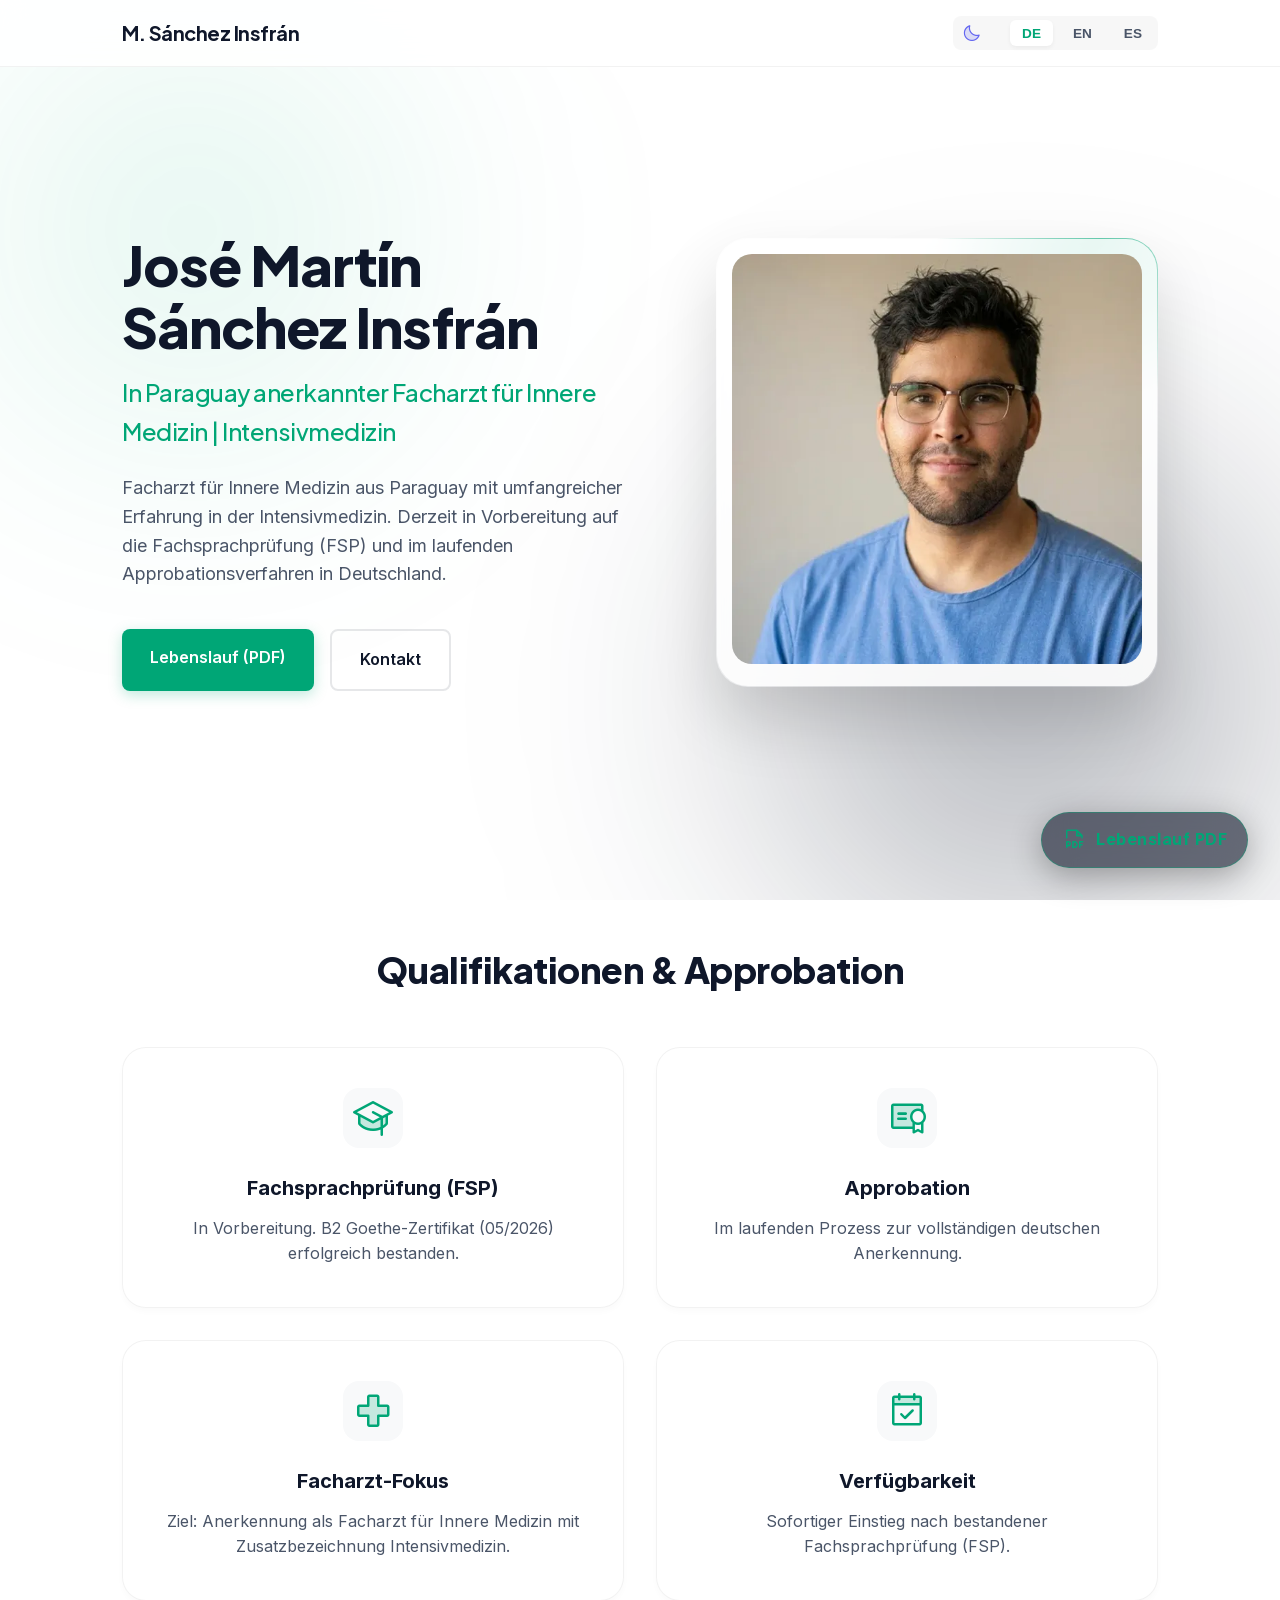
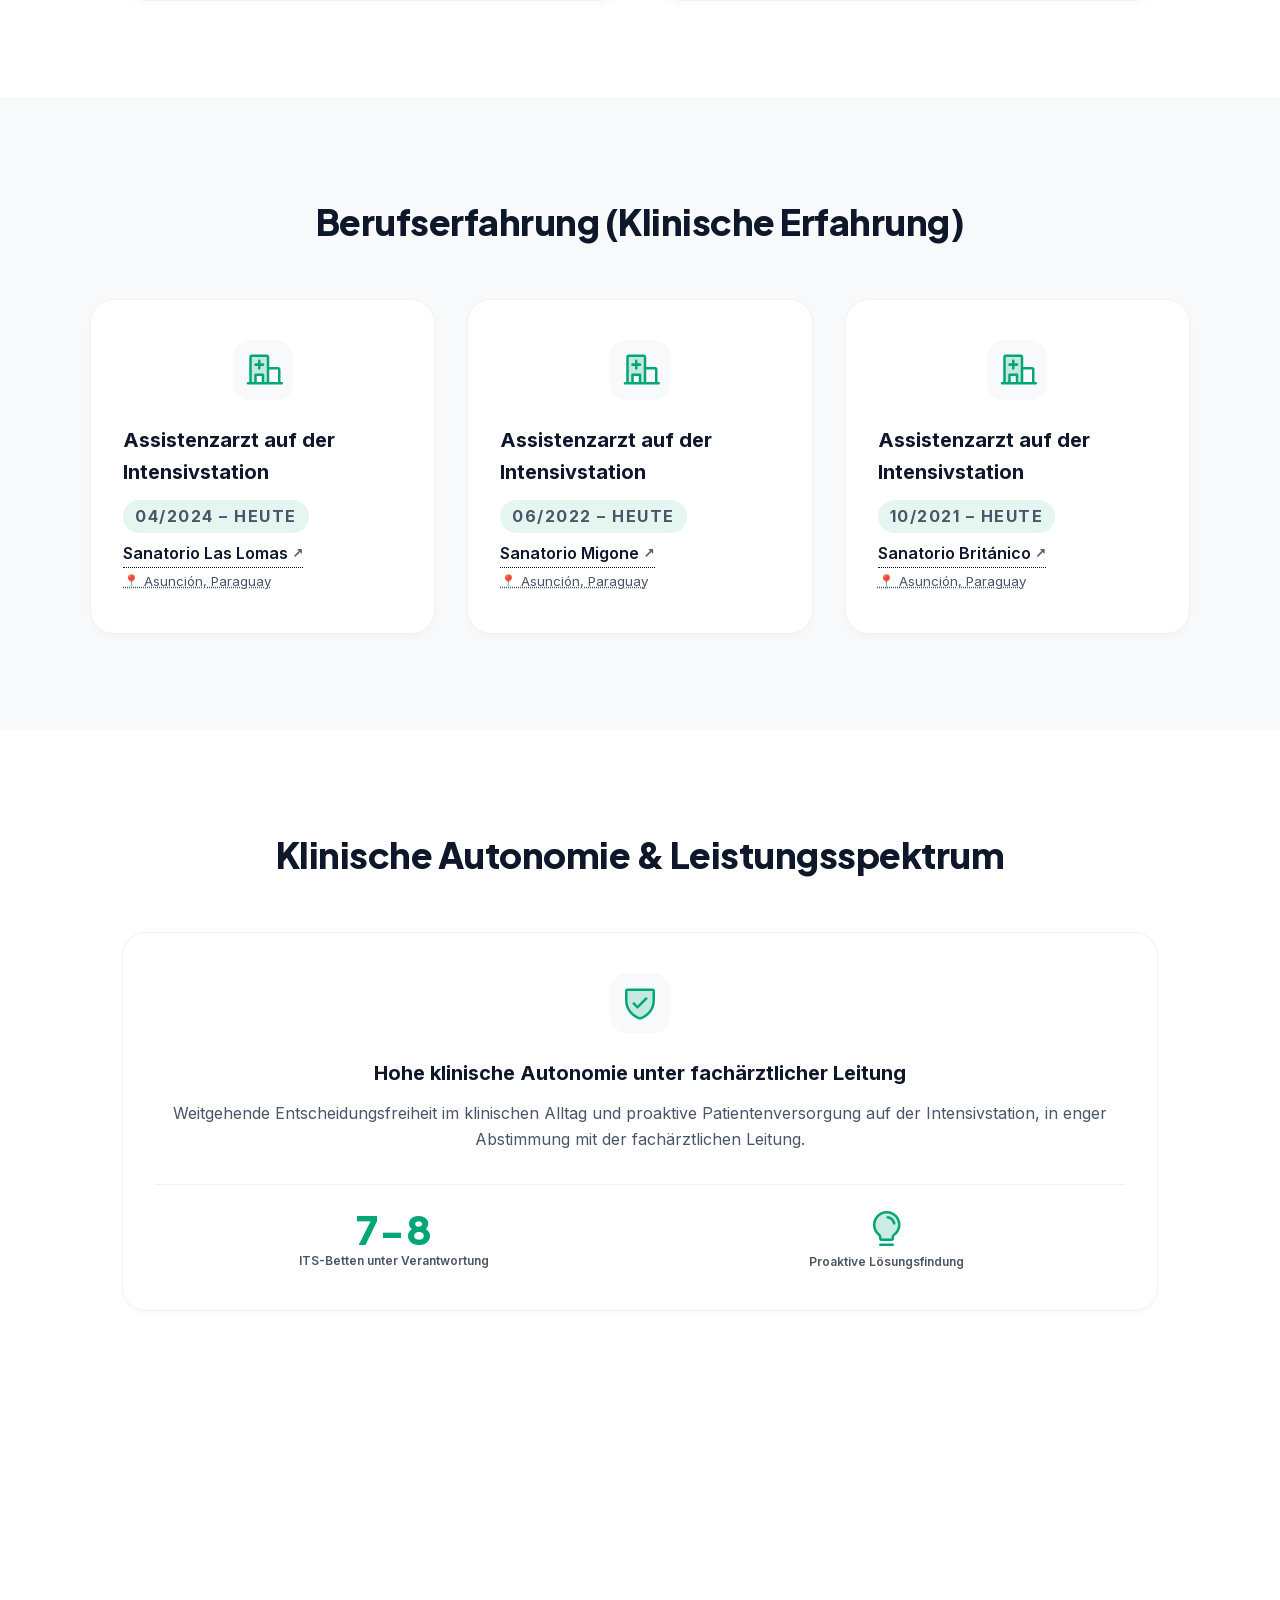
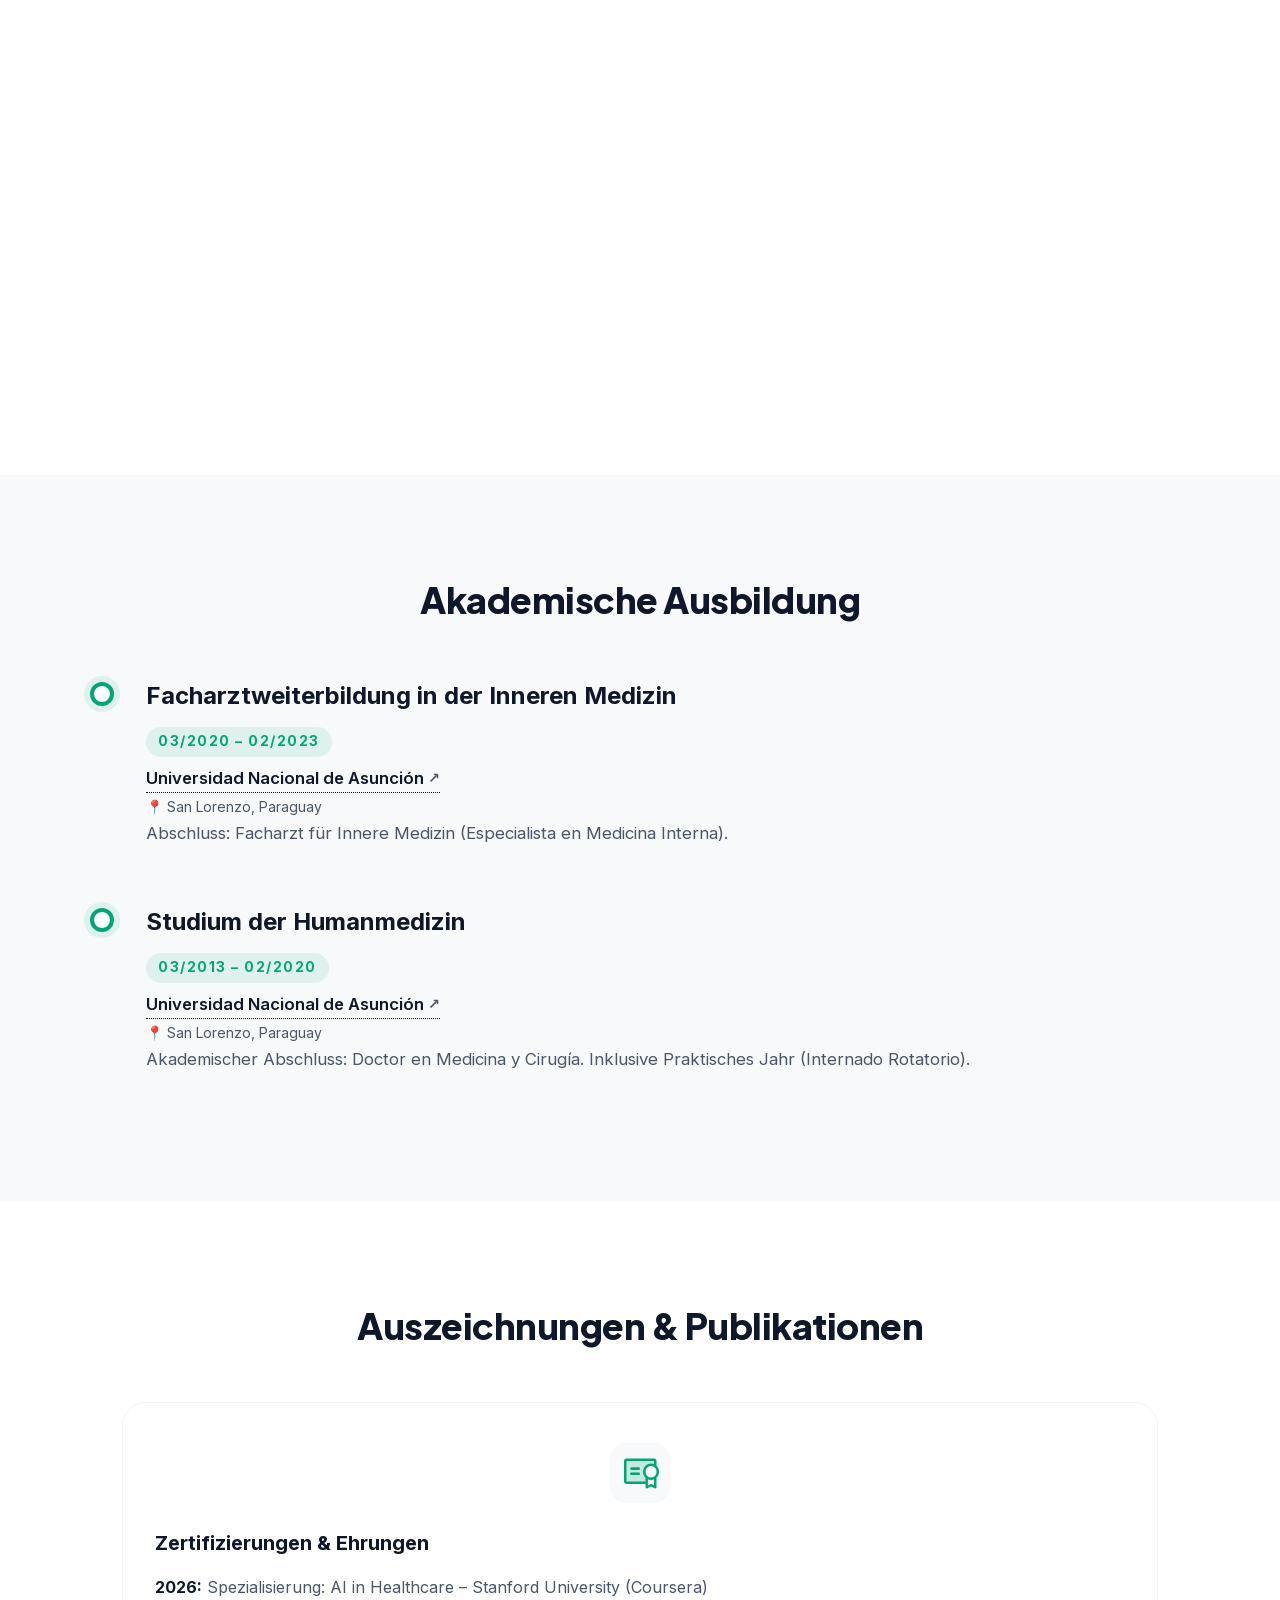
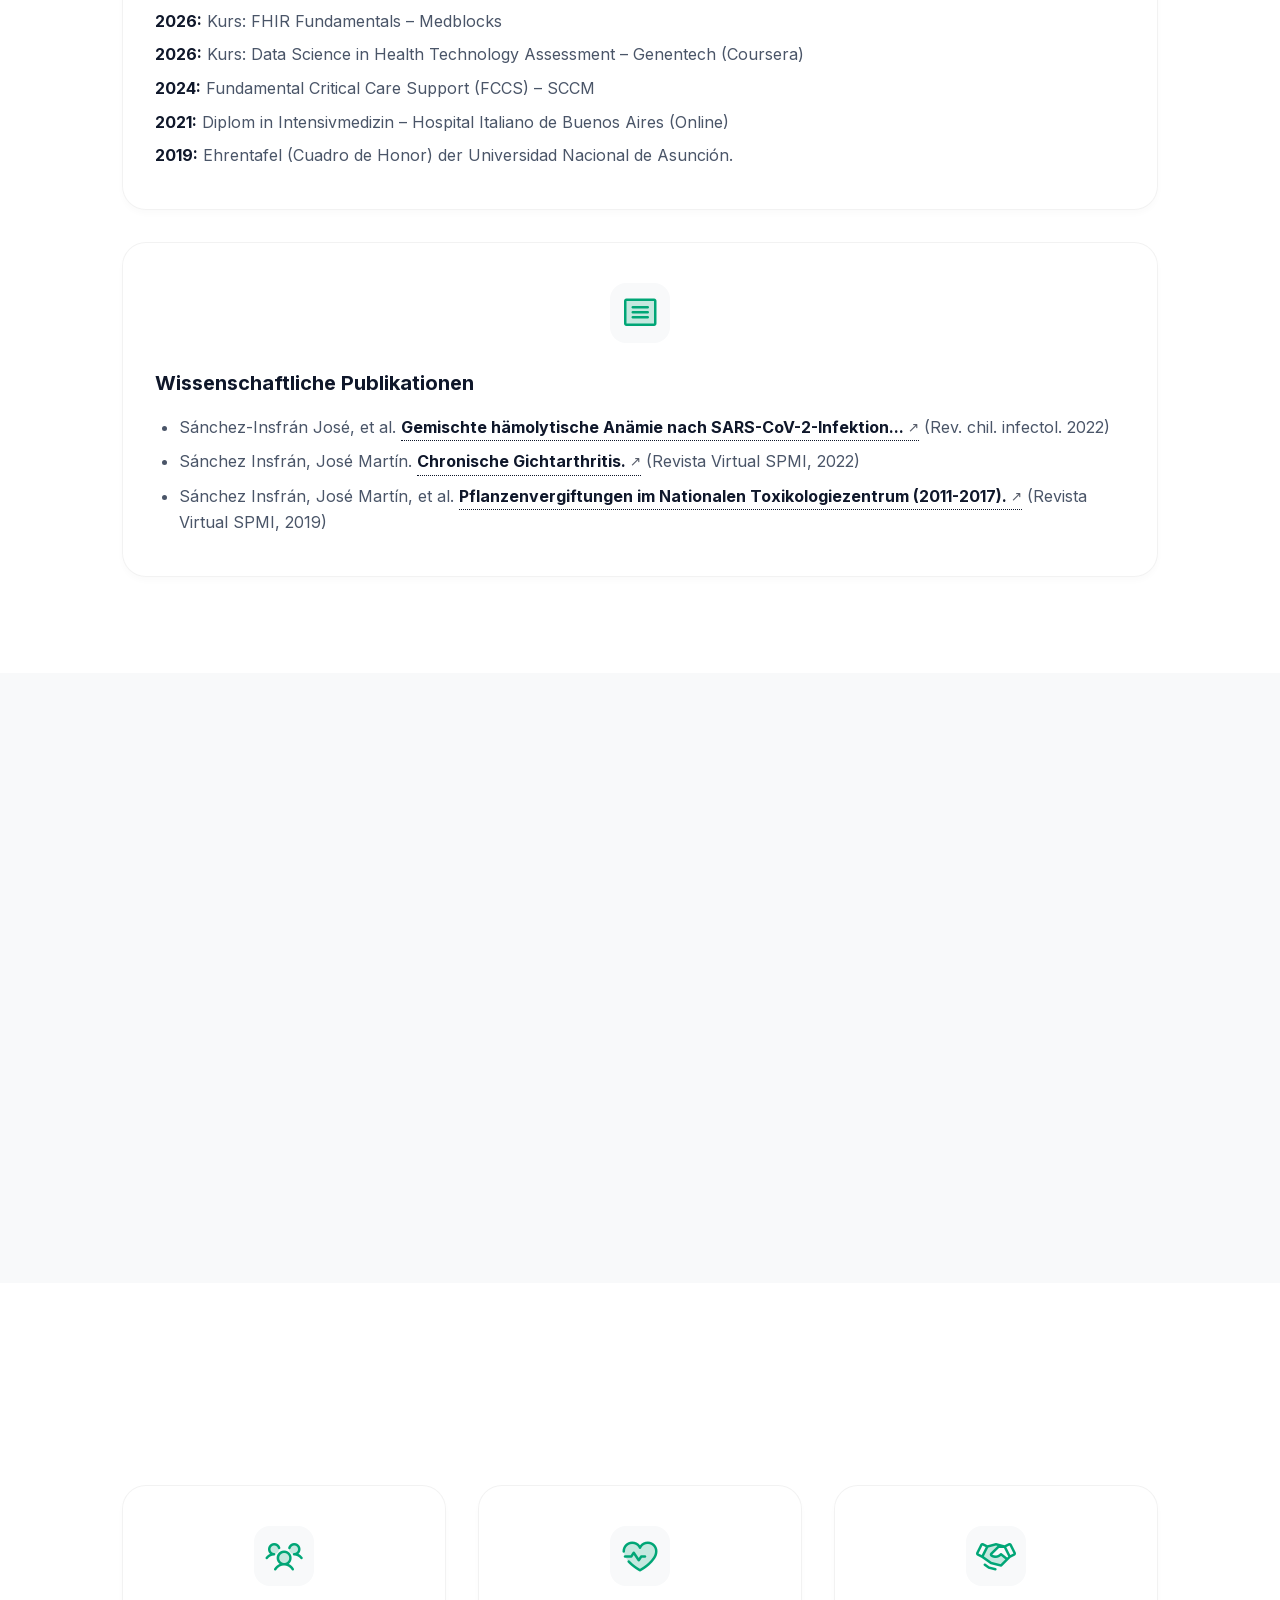
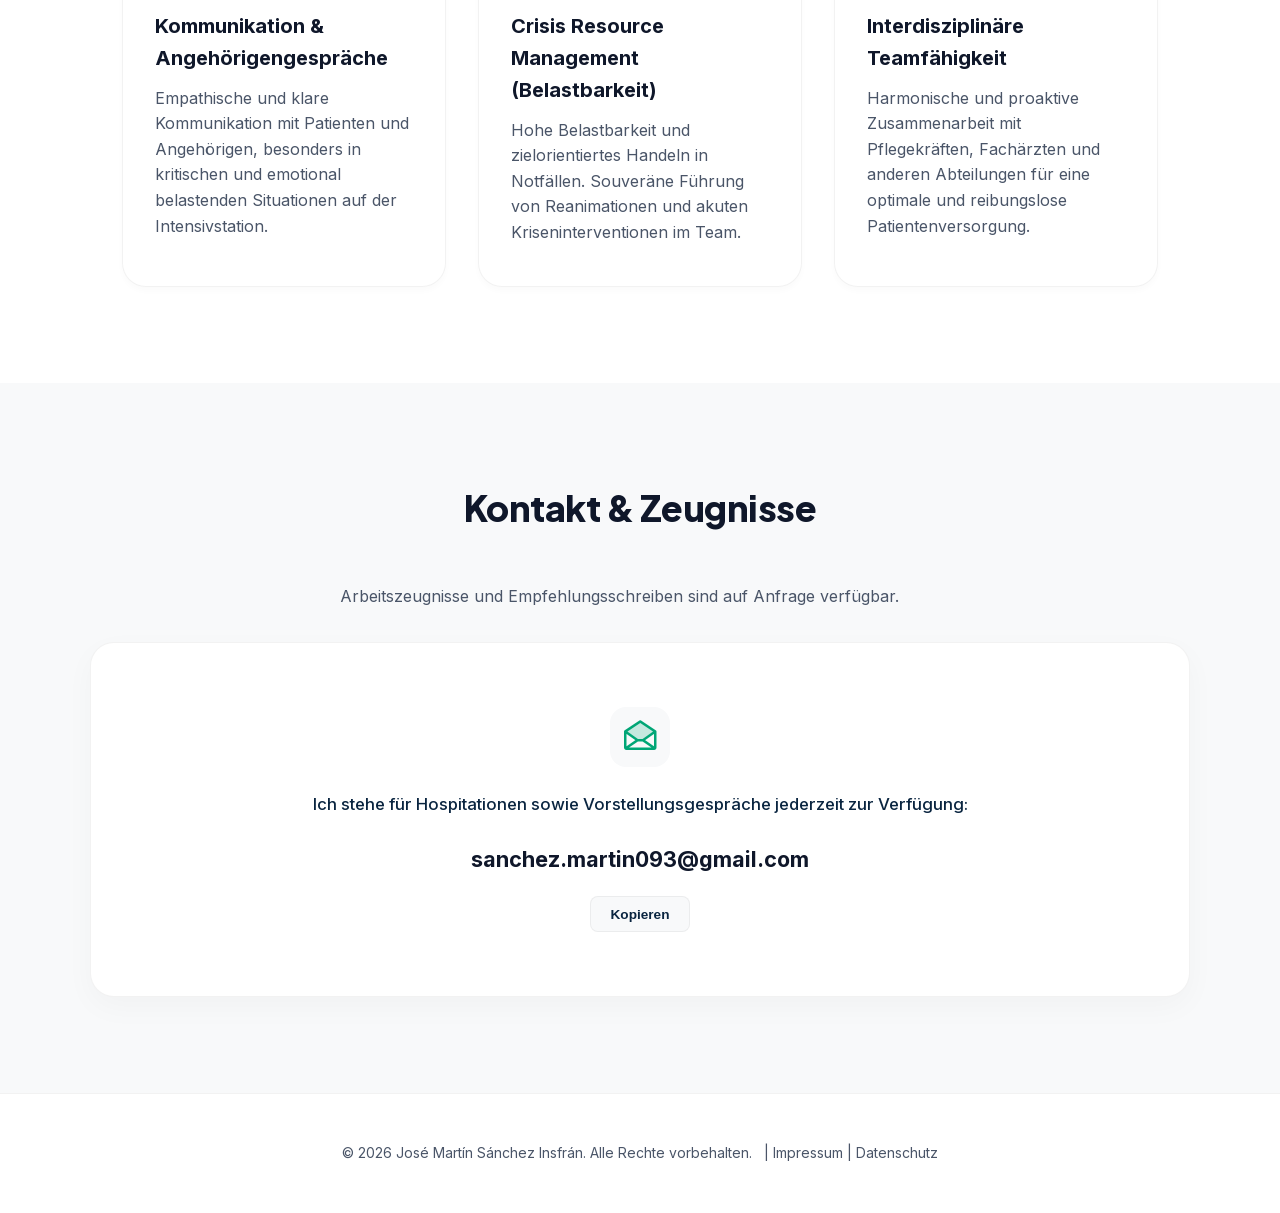
<file: index.html>
<!DOCTYPE html>
<html lang="de">
<head>
    <meta charset="UTF-8">
    <script>
        // Prevención síncrona de FOUT (Flash of Untranslated Text) y destello de tema claro (Theme Flash)
        (function() {
            var savedLang = localStorage.getItem('preferredLang');
            if (savedLang && savedLang !== 'de' && ['en', 'es'].indexOf(savedLang) !== -1) {
                document.documentElement.classList.add('fout-prevent');
                // Failsafe: asegurar que la página se muestre tras 500ms si falla JS o app.js
                setTimeout(function() {
                    document.documentElement.classList.remove('fout-prevent');
                }, 500);
            }
            // Inicialización síncrona de tema
            var savedTheme = localStorage.getItem('preferredTheme');
            if (savedTheme === 'dark' || (!savedTheme && window.matchMedia('(prefers-color-scheme: dark)').matches)) {
                document.documentElement.setAttribute('data-theme', 'dark');
            }
        })();
    </script>

    <meta name="viewport" content="width=device-width, initial-scale=1.0">
    <title class="t-page-title" data-de="Martín Sánchez Insfrán | Arzt in Anerkennung | Innere Medizin" data-en="Martín Sánchez Insfrán | MD in Licensure Process | Internal Medicine" data-es="Martín Sánchez Insfrán | Médico en Homologación | Medicina Interna">Martín Sánchez Insfrán | Arzt in Anerkennung | Innere Medizin</title>
    <meta name="description" content="Offizielle Website von Martín Sánchez Insfrán. Arzt aus Paraguay auf dem Weg zur Approbation in Deutschland, mit Erfahrung in Intensivmedizin, Notfallversorgung und Digital Health.">
    <!-- Carga local de iconos Phosphor (elimina CDN de unpkg) -->
    <link rel="stylesheet" href="css/phosphor/style.css">
    
    <!-- Open Graph Meta Tags -->
    <meta property="og:site_name" content="MD. Martín Sánchez Insfrán">
    <meta property="og:url" content="https://www.martinsanchez.de/">
    <meta property="og:title" content="Martín Sánchez Insfrán | Arzt in Anerkennung | Innere Medizin">
    <meta property="og:description" content="Offizielle Website von Martín Sánchez Insfrán. Arzt aus Paraguay auf dem Weg zur Approbation in Deutschland, mit Erfahrung in Intensivmedizin, Notfallversorgung und Digital Health.">
    <meta property="og:image" content="https://www.martinsanchez.de/img/og-banner.jpg?v=4">
    <meta property="og:type" content="website">
    
    <!-- Twitter Meta Tags -->
    <meta name="twitter:card" content="summary_large_image">
    <meta name="twitter:title" content="Martín Sánchez Insfrán | Arzt in Anerkennung | Innere Medizin">
    <meta name="twitter:description" content="Offizielle Website von Martín Sánchez Insfrán. Arzt aus Paraguay auf dem Weg zur Approbation in Deutschland, mit Erfahrung in Intensivmedizin, Notfallversorgung und Digital Health.">
    <meta name="twitter:image" content="https://www.martinsanchez.de/img/og-banner.jpg?v=4">
    
    <!-- Favicon -->
    <link rel="icon" type="image/svg+xml" href="data:image/svg+xml,<svg xmlns='http://www.w3.org/2000/svg' viewBox='0 0 100 100'><rect width='100' height='100' rx='24' fill='%230f172a'/><text x='50%25' y='50%25' dominant-baseline='central' text-anchor='middle' font-family='Georgia, serif' font-size='64' font-style='italic' font-weight='bold' fill='%2300a676'>M</text></svg>">
    
    <link rel="stylesheet" href="css/styles.css">
</head>
<body>
    <!-- Background Orbs (Med-Tech Taste Skill) -->
    <div class="bg-orbs">
        <div class="bg-orb-1"></div>
        <div class="bg-orb-2"></div>
    </div>

    <nav class="navbar">
        <div class="nav-content">
            <div class="logo t-logo" data-de="M. Sánchez Insfrán" data-en="MD. M. Sánchez Insfrán" data-es="Dr. M. Sánchez Insfrán">M. Sánchez Insfrán</div>
            <div class="lang-switcher">
                <button onclick="toggleTheme()" class="theme-btn" id="theme-toggle" aria-label="Toggle Dark Mode"><i class="ph-duotone ph-moon" id="theme-icon" aria-hidden="true"></i></button>
                <div style="width: 1px; background: var(--glass-border); margin: 0 4px;"></div>
                <button onclick="setLang('de')" class="lang-btn active" id="btn-de" aria-label="Deutsch (Alemán)">DE</button>
                <button onclick="setLang('en')" class="lang-btn" id="btn-en" aria-label="English (Inglés)">EN</button>
                <button onclick="setLang('es')" class="lang-btn" id="btn-es" aria-label="Español">ES</button>
            </div>
        </div>
    </nav>

    <main>
        <!-- Hero Section -->
        <section class="hero">
            <div class="hero-content">
                <h1 class="t-title" data-de="José Martín Sánchez Insfrán" data-en="MD. Martín Sánchez Insfrán" data-es="Dr. Martín Sánchez Insfrán">José Martín Sánchez Insfrán</h1>
                
                <h2 class="t-subtitle" data-de="In Paraguay anerkannter Facharzt für Innere Medizin | Intensivmedizin" data-en="Internal Medicine Specialist | Intensive Care" data-es="Especialista en Medicina Interna | Cuidados Intensivos">In Paraguay anerkannter Facharzt für Innere Medizin | Intensivmedizin</h2>
                
                <p class="t-mission" data-de="Facharzt für Innere Medizin aus Paraguay mit umfangreicher Erfahrung in der Intensivmedizin. Derzeit in Vorbereitung auf die Fachsprachprüfung (FSP) und im laufenden Approbationsverfahren in Deutschland." data-en="Internal Medicine Specialist from Paraguay with extensive experience in Intensive Care. Currently preparing for the German medical language exam (FSP) and undergoing the medical licensure process in Germany." data-es="Especialista en Medicina Interna de Paraguay con amplia experiencia en Terapia Intensiva. Actualmente en preparación para el examen médico de alemán (FSP) y en proceso de homologación (Approbation) en Alemania.">Facharzt für Innere Medizin aus Paraguay mit umfangreicher Erfahrung in der Intensivmedizin. Derzeit in Vorbereitung auf die Fachsprachprüfung (FSP) und im laufenden Approbationsverfahren in Deutschland.</p>

                <div class="hero-actions">
                    <a href="./pdf/cv_martin_sanchez.pdf" target="_blank" rel="noopener noreferrer" class="btn btn-primary t-btn-cv" data-de="Lebenslauf (PDF)" data-en="Download CV (PDF)" data-es="Descargar CV (PDF)" data-de-href="./pdf/cv_martin_sanchez.pdf" data-en-href="./pdf/cv_martin_sanchez_en.pdf" data-es-href="./pdf/cv_martin_sanchez_es.pdf">Lebenslauf (PDF)</a>
                    <a href="#kontakt" class="btn btn-secondary t-btn-contact" data-de="Kontakt" data-en="Contact" data-es="Contacto">Kontakt</a>
                </div>
            </div>
            <div class="hero-image">
                <div class="glass-wrapper">
                    <!-- fetchpriority="high" prioriza la descarga sin bloquear renderizado; atributos width/height previenen layout shifts -->
                    <img src="img/profile.webp" alt="Dr. Martín Sánchez Profile" width="500" height="500" fetchpriority="high">
                </div>
            </div>
        </section>

        <!-- Qualifikationen -->
        <section class="section">
            <h3 class="section-title t-qual" data-de="Qualifikationen & Approbation" data-en="Qualifications & Licensure" data-es="Cualificaciones y Homologación">Qualifikationen & Approbation</h3>
            
            <div class="card-grid qual-grid">
                <div class="card bento-card">
                    <div class="card-icon"><i class="ph-duotone ph-graduation-cap" aria-hidden="true"></i></div>
                    <h4 class="t-q1-title" data-de="Fachsprachprüfung (FSP)" data-en="Medical Language Exam (FSP)" data-es="Examen Médico de Idioma (FSP)">Fachsprachprüfung (FSP)</h4>
                    <p class="t-q1-desc" data-de="In Vorbereitung. B2 Goethe-Zertifikat (05/2026) erfolgreich bestanden." data-en="In preparation. B2 Goethe-Certificate (05/2026) successfully passed." data-es="En preparación. Certificado Goethe B2 (05/2026) aprobado con éxito.">In Vorbereitung. B2 Goethe-Zertifikat (05/2026) erfolgreich bestanden.</p>
                </div>
                <div class="card bento-card">
                    <div class="card-icon"><i class="ph-duotone ph-certificate" aria-hidden="true"></i></div>
                    <h4 class="t-q2-title" data-de="Approbation" data-en="Medical Licensure" data-es="Homologación (Approbation)">Approbation</h4>
                    <p class="t-q2-desc" data-de="Im laufenden Prozess zur vollständigen deutschen Anerkennung." data-en="In the ongoing process for full German medical recognition." data-es="En proceso activo para el reconocimiento médico completo en Alemania.">Im laufenden Prozess zur vollständigen deutschen Anerkennung.</p>
                </div>
                <div class="card bento-card">
                    <div class="card-icon"><i class="ph-duotone ph-first-aid" aria-hidden="true"></i></div>
                    <h4 class="t-q3-title" data-de="Facharzt-Fokus" data-en="Specialty Focus" data-es="Especialidad Objetivo">Facharzt-Fokus</h4>
                    <p class="t-q3-desc" data-de="Ziel: Anerkennung als Facharzt für Innere Medizin mit Zusatzbezeichnung Intensivmedizin." data-en="Goal: Recognition as Specialist in Internal Medicine with Additional Qualification in Intensive Care." data-es="Meta: Reconocimiento como Especialista en Medicina Interna con sub-especialidad en Cuidados Intensivos.">Ziel: Anerkennung als Facharzt für Innere Medizin mit Zusatzbezeichnung Intensivmedizin.</p>
                </div>
                <div class="card bento-card card-center">
                    <div class="card-icon"><i class="ph-duotone ph-calendar-check" aria-hidden="true"></i></div>
                    <h4 class="t-q4-title" data-de="Verfügbarkeit" data-en="Availability" data-es="Disponibilidad">Verfügbarkeit</h4>
                    <p class="t-q4-desc" data-de="Sofortiger Einstieg nach bestandener Fachsprachprüfung (FSP)." data-en="Immediate start after passing the medical language exam (FSP)." data-es="Incorporación inmediata tras aprobación de la Fachsprachprüfung (FSP).">Sofortiger Einstieg nach bestandener Fachsprachprüfung (FSP).</p>
                </div>
            </div>
        </section>

        <!-- Berufserfahrung -->
        <section class="section bg-light">
            <h3 class="section-title t-exp" data-de="Berufserfahrung (Klinische Erfahrung)" data-en="Professional Experience" data-es="Experiencia Profesional">Berufserfahrung (Klinische Erfahrung)</h3>
            
            <div class="card-grid">
                <div class="card bento-card">
                    <div class="card-icon"><i class="ph-duotone ph-hospital" aria-hidden="true"></i></div>
                    <h4 class="t-w1-title" data-de="Assistenzarzt auf der Intensivstation" data-en="ICU Staff Physician" data-es="Médico Asistencial en Terapia Intensiva (UCI)">Assistenzarzt auf der Intensivstation</h4>
                    <p class="timeline-date">04/2024 – <span class="t-now" data-de="heute" data-en="Present" data-es="Presente">heute</span></p>
                    <p class="t-w1-inst" style="font-weight: 600;"><a href="https://www.sanatoriolaslomas.com.py" class="external-link" target="_blank" rel="noopener noreferrer">Sanatorio Las Lomas</a><br><small style="color: var(--text-secondary); font-weight: normal;"><a href="https://www.google.com/maps/search/Sanatorio+Las+Lomas+Asuncion+Paraguay" target="_blank" rel="noopener noreferrer" style="color: inherit; text-decoration: underline; text-decoration-style: dotted;">📍 Asunción, Paraguay</a></small></p>
                </div>
                
                <div class="card bento-card">
                    <div class="card-icon"><i class="ph-duotone ph-hospital" aria-hidden="true"></i></div>
                    <h4 class="t-w2-title" data-de="Assistenzarzt auf der Intensivstation" data-en="ICU Staff Physician" data-es="Médico Asistencial en Terapia Intensiva (UCI)">Assistenzarzt auf der Intensivstation</h4>
                    <p class="timeline-date">06/2022 – <span class="t-now" data-de="heute" data-en="Present" data-es="Presente">heute</span></p>
                    <p class="t-w2-inst" style="font-weight: 600;"><a href="https://sanatoriomigone.com.py" class="external-link" target="_blank" rel="noopener noreferrer">Sanatorio Migone</a><br><small style="color: var(--text-secondary); font-weight: normal;"><a href="https://www.google.com/maps/search/Sanatorio+Migone+Asuncion+Paraguay" target="_blank" rel="noopener noreferrer" style="color: inherit; text-decoration: underline; text-decoration-style: dotted;">📍 Asunción, Paraguay</a></small></p>
                </div>

                <div class="card bento-card">
                    <div class="card-icon"><i class="ph-duotone ph-hospital" aria-hidden="true"></i></div>
                    <h4 class="t-w3-title" data-de="Assistenzarzt auf der Intensivstation" data-en="ICU Staff Physician" data-es="Médico Asistencial en Terapia Intensiva (UCI)">Assistenzarzt auf der Intensivstation</h4>
                    <p class="timeline-date">10/2021 – <span class="t-now" data-de="heute" data-en="Present" data-es="Presente">heute</span></p>
                    <p class="t-w3-inst" style="font-weight: 600;"><a href="https://www.britanico.com.py" class="external-link" target="_blank" rel="noopener noreferrer">Sanatorio Británico</a><br><small style="color: var(--text-secondary); font-weight: normal;"><a href="https://www.google.com/maps/search/Sanatorio+Britanico+Asuncion+Paraguay" target="_blank" rel="noopener noreferrer" style="color: inherit; text-decoration: underline; text-decoration-style: dotted;">📍 Asunción, Paraguay</a></small></p>
                </div>

            </div>
        </section>


        <!-- Klinische Autonomie & Leistungsspektrum -->
        <section id="autonomie" class="section">
            <div class="autonomie-container">
                <h3 class="section-title t-autonomie-title" data-de="Klinische Autonomie & Leistungsspektrum" data-en="Clinical Autonomy & Scope of Practice" data-es="Autonomía Clínica y Procedimientos">Klinische Autonomie & Leistungsspektrum</h3>
                
                <div class="autonomie-grid">
                    <!-- Tarjeta 1: Autonomía como Alleinarzt -->
                    <div class="card bento-card autonomie-card card-center">
                        <div class="card-icon"><i class="ph-duotone ph-shield-check" aria-hidden="true"></i></div>
                        <h4 class="t-auto-card-title" data-de="Hohe klinische Autonomie unter fachärztlicher Leitung" data-en="High Clinical Autonomy under Specialist Supervision" data-es="Alta Autonomía Clínica bajo Supervisión Especializada">Hohe klinische Autonomie unter fachärztlicher Leitung</h4>
                        <p class="t-auto-card-desc" data-de="Weitgehende Entscheidungsfreiheit im klinischen Alltag und proaktive Patientenversorgung auf der Intensivstation, in enger Abstimmung mit der fachärztlichen Leitung." data-en="Extensive decision-making freedom in daily clinical practice and proactive patient care in the ICU, in close coordination with specialist supervision." data-es="Amplia libertad de decisión en la práctica clínica diaria y atención proactiva al paciente en la UCI, en estrecha coordinación con la jefatura especializada.">Weitgehende Entscheidungsfreiheit im klinischen Alltag und proaktive Patientenversorgung auf der Intensivstation, in enger Abstimmung mit der fachärztlichen Leitung.</p>
                        
                        <div class="metrics-container">
                            <div class="metric-item">
                                <span class="metric-value">7-8</span>
                                <span class="metric-label t-metric-beds" data-de="ITS-Betten unter Verantwortung" data-en="ICU Beds under Responsibility" data-es="Camas de UCI a Cargo">ITS-Betten unter Verantwortung</span>
                            </div>
                            <div class="metric-item">
                                <span class="metric-value"><i class="ph-duotone ph-lightbulb" aria-hidden="true"></i></span>
                                <span class="metric-label t-metric-decisions" data-de="Proaktive Lösungsfindung" data-en="Proactive Problem-Solving" data-es="Resolución Proactiva">Proaktive Lösungsfindung</span>
                            </div>
                        </div>
                    </div>
                    
                    <!-- Tarjeta 2: Tabla de Procedimientos -->
                    <div class="card bento-card prozeduren-card">
                        <div class="card-icon">
                            <svg xmlns="http://www.w3.org/2000/svg" viewBox="0 0 256 256" width="1em" height="1em" fill="none" stroke="currentColor" stroke-linecap="round" stroke-linejoin="round" stroke-width="12" aria-hidden="true" style="vertical-align: middle;">
                                <!-- Capa secundaria (relleno duotono con 20% de opacidad) -->
                                <!-- Grupo Jeringa Relleno -->
                                <g transform="rotate(-35, 128, 140) translate(-38, -10)">
                                    <path d="M118,90 L138,90 L138,150 L118,150 Z" fill="currentColor" opacity="0.2" stroke="none" />
                                </g>
                                <!-- Grupo Transductor Relleno -->
                                <g transform="rotate(35, 128, 130) translate(38, -10)">
                                    <path d="M118,90 L138,90 L138,135 L148,135 Q128,150 108,135 L118,135 Z" fill="currentColor" opacity="0.2" stroke="none" />
                                </g>
                                
                                <!-- Capa primaria (trazos principales) -->
                                <!-- 1. JERINGA INCLINADA A LA DERECHA (Apuntando hacia el centro-abajo) -->
                                <g transform="rotate(-35, 128, 140) translate(-38, -10)">
                                    <!-- Cilindro -->
                                    <rect x="118" y="90" width="20" height="60" rx="2" stroke-width="12" />
                                    <!-- Apoyadedos -->
                                    <line x1="110" y1="90" x2="146" y2="90" stroke-width="12" />
                                    <!-- Émbolo -->
                                    <line x1="128" y1="90" x2="128" y2="60" stroke-width="8" />
                                    <line x1="118" y1="60" x2="138" y2="60" stroke-width="8" />
                                    <!-- Acople de aguja -->
                                    <path d="M124,150 L124,156 L132,156 L132,150 Z" stroke-width="8" fill="currentColor" />
                                    <!-- Aguja fina -->
                                    <line x1="128" y1="156" x2="128" y2="185" stroke-width="6" />
                                    <!-- Graduación -->
                                    <line x1="132" y1="105" x2="138" y2="105" stroke-width="4" opacity="0.7" />
                                    <line x1="132" y1="120" x2="138" y2="120" stroke-width="4" opacity="0.7" />
                                    <line x1="132" y1="135" x2="138" y2="135" stroke-width="4" opacity="0.7" />
                                </g>
                                
                                <!-- 2. TRANSDUCTOR INCLINADO A LA IZQUIERDA (Apuntando hacia el centro-abajo, cable a la derecha) -->
                                <g transform="rotate(35, 128, 130) translate(38, -10)">
                                    <!-- Mango de la sonda -->
                                    <rect x="118" y="90" width="20" height="45" rx="3" stroke-width="12" />
                                    <!-- Cabezal ensanchado -->
                                    <path d="M108,135 L118,135 M148,135 L138,135" stroke-width="12" />
                                    <path d="M108,135 Q128,150 148,135" stroke-width="16" />
                                    <!-- Muesca de orientación lateral (marcador de la sonda) -->
                                    <circle cx="143" cy="125" r="3" fill="currentColor" stroke="none" />
                                    <!-- Cable de conexión (saliendo de arriba und curvándose a la derecha) -->
                                    <path d="M128,90 Q128,50 170,50 T210,85" stroke-width="8" />
                                    <!-- Ondas de ecografía (haz de ultrasonido apuntando hacia el centro) -->
                                    <path d="M112,162 Q128,172 144,162" stroke-width="8" opacity="0.8" />
                                    <path d="M104,179 Q128,192 152,179" stroke-width="8" opacity="0.5" />
                                </g>
                            </svg>
                        </div>
                        <h4 class="t-proz-card-title" data-de="Klinische Prozeduren" data-en="Clinical Procedures" data-es="Procedimientos Clínicos">Klinische Prozeduren</h4>
                        
                        <div class="table-responsive">
                            <table class="prozeduren-table">
                                <thead>
                                    <tr>
                                        <th class="t-th-proc" data-de="Prozedur / Maßnahme" data-en="Procedure / Intervention" data-es="Procedimiento / Intervención">Prozedur / Maßnahme</th>
                                        <th class="t-th-autonomy" data-de="Autonomiegrad" data-en="Level of Autonomy" data-es="Nivel de Autonomía">Autonomiegrad</th>
                                    </tr>
                                </thead>
                                <tbody>
                                    <tr>
                                        <td>
                                            <strong class="t-proc1-name" data-de="Endotracheale Intubation & Atemwegsmanagement" data-en="Endotracheal Intubation & Airway Management" data-es="Intubación Endotraqueal y Manejo de Vía Aérea">Endotracheale Intubation & Atemwegsmanagement</strong>
                                        </td>
                                        <td><span class="badge badge-success t-badge-self" data-de="Selbstständig" data-en="Independent" data-es="Independiente">Selbstständig</span></td>
                                    </tr>
                                    <tr>
                                        <td>
                                            <strong class="t-proc2-name" data-de="Beatmungsmanagement (invasiv & nicht-invasiv)" data-en="Ventilatory Management (invasive & non-invasive)" data-es="Manejo Ventilatorio (invasivo y no invasivo)">Beatmungsmanagement (invasiv & nicht-invasiv)</strong>
                                        </td>
                                        <td><span class="badge badge-success t-badge-self" data-de="Selbstständig" data-en="Independent" data-es="Independiente">Selbstständig</span></td>
                                    </tr>
                                    <tr>
                                        <td>
                                            <strong class="t-proc3-name" data-de="Ultraschallgesteuerter ZVK & arterielle Kanülierung" data-en="Ultrasound-guided CVC & Arterial Cannulation" data-es="Vía Central (CVC) y Línea Arterial guiadas por Ecografía">Ultraschallgesteuerter ZVK & arterielle Kanülierung</strong>
                                        </td>
                                        <td><span class="badge badge-success t-badge-self" data-de="Selbstständig" data-en="Independent" data-es="Independiente">Selbstständig</span></td>
                                    </tr>
                                    <tr>
                                        <td>
                                            <strong class="t-proc4-name" data-de="Erweiterte Reanimation (ALS / ACLS)" data-en="Advanced Life Support (ALS / ACLS)" data-es="Soporte Vital Cardiovascular Avanzado (ACLS)">Erweiterte Reanimation (ALS / ACLS)</strong>
                                        </td>
                                        <td><span class="badge badge-success t-badge-self" data-de="Selbstständig" data-en="Independent" data-es="Independiente">Selbstständig</span></td>
                                    </tr>
                                    <tr>
                                        <td>
                                            <strong class="t-proc5-name" data-de="Hämodynamisches Monitoring & Katecholamintherapie" data-en="Hemodynamic Monitoring & Catecholamine Therapy" data-es="Monitoreo Hemodinámico y Terapia de Catecolaminas">Hämodynamisches Monitoring & Katecholamintherapie</strong>
                                        </td>
                                        <td><span class="badge badge-success t-badge-self" data-de="Selbstständig" data-en="Independent" data-es="Independiente">Selbstständig</span></td>
                                    </tr>
                                </tbody>
                            </table>
                        </div>
                    </div>
                </div>
            </div>
        </section>

        <!-- Akademische Ausbildung -->
        <section class="section bg-light">
            <h3 class="section-title t-edu" data-de="Akademische Ausbildung" data-en="Academic Education" data-es="Formación Académica">Akademische Ausbildung</h3>
            
            <div class="timeline" id="academic-timeline">
                <svg class="timeline-svg" preserveAspectRatio="none">
                    <!-- Path is generated dynamically in app.js for perfect sizing and curve -->
                    <path class="timeline-path" id="timeline-path" fill="none" vector-effect="non-scaling-stroke"></path>
                </svg>
                <div class="timeline-item">
                    <div class="timeline-dot"></div>
                    <div class="timeline-content">
                        <h4 class="t-a1-title" data-de="Facharztweiterbildung in der Inneren Medizin" data-en="Specialty Training in Internal Medicine" data-es="Especialización en Medicina Interna">Facharztweiterbildung in der Inneren Medizin</h4>
                        <span class="timeline-date">03/2020 – 02/2023</span>
                        <p style="font-weight: 600;"><a href="https://www.med.una.py" class="external-link" target="_blank" rel="noopener noreferrer">Universidad Nacional de Asunción</a><br><small style="color: var(--text-secondary); font-weight: normal;">📍 San Lorenzo, Paraguay</small></p>
                        <p class="t-a1-desc" data-de="Abschluss: Facharzt für Innere Medizin (Especialista en Medicina Interna)." data-en="Degree: Internal Medicine Specialist." data-es="Título: Especialista en Medicina Interna.">Abschluss: Facharzt für Innere Medizin (Especialista en Medicina Interna).</p>
                    </div>
                </div>

                <div class="timeline-item">
                    <div class="timeline-dot"></div>
                    <div class="timeline-content">
                        <h4 class="t-a3-title" data-de="Studium der Humanmedizin" data-en="Doctor of Medicine (M.D.)" data-es="Título de Médico Cirujano">Studium der Humanmedizin</h4>
                        <span class="timeline-date">03/2013 – 02/2020</span>
                        <p style="font-weight: 600;"><a href="https://www.med.una.py" class="external-link" target="_blank" rel="noopener noreferrer">Universidad Nacional de Asunción</a><br><small style="color: var(--text-secondary); font-weight: normal;">📍 San Lorenzo, Paraguay</small></p>
                        <p class="t-a3-desc" data-de="Akademischer Abschluss: Doctor en Medicina y Cirugía. Inklusive Praktisches Jahr (Internado Rotatorio)." data-en="Academic Degree: Doctor of Medicine and Surgery. Including clinical internship year." data-es="Grado Académico: Doctor en Medicina y Cirugía. Incluye año de Internado Rotatorio.">Akademischer Abschluss: Doctor en Medicina y Cirugía. Inklusive Praktisches Jahr (Internado Rotatorio).</p>
                    </div>
                </div>
            </div>

        </section>

        <!-- Auszeichnungen & Publikationen -->
        <section class="section">
            <h3 class="section-title t-pub" data-de="Auszeichnungen & Publikationen" data-en="Awards & Publications" data-es="Reconocimientos y Publicaciones">Auszeichnungen & Publikationen</h3>
            
            <div class="card-grid">
                <!-- Certificaciones y Honores -->
                <div class="card bento-card span-2">
                    <div class="card-icon"><i class="ph-duotone ph-certificate" aria-hidden="true"></i></div>
                    <h4 class="t-p1-title" data-de="Zertifizierungen & Ehrungen" data-en="Certifications & Honors" data-es="Certificaciones y Honores">Zertifizierungen & Ehrungen</h4>
                    <ul style="list-style-type: none; margin-top: 1rem;">
                        <li style="margin-bottom: 0.5rem; color: var(--text-secondary);"><strong style="color: var(--accent-navy);">2026:</strong> <span class="t-p1-stanford" data-de="Spezialisierung: AI in Healthcare – Stanford University (Coursera)" data-en="Specialization: AI in Healthcare – Stanford University (Coursera)" data-es="Especialización: AI in Healthcare – Stanford University (Coursera)">Especialización: AI in Healthcare – Stanford University (Coursera)</span></li>
                        <li style="margin-bottom: 0.5rem; color: var(--text-secondary);"><strong style="color: var(--accent-navy);">2026:</strong> <span class="t-p1-fhir" data-de="Kurs: FHIR Fundamentals – Medblocks" data-en="Course: FHIR Fundamentals – Medblocks" data-es="Curso: FHIR Fundamentals – Medblocks">Curso: FHIR Fundamentals – Medblocks</span></li>
                        <li style="margin-bottom: 0.5rem; color: var(--text-secondary);"><strong style="color: var(--accent-navy);">2026:</strong> <span class="t-p1-genentech" data-de="Kurs: Data Science in Health Technology Assessment – Genentech (Coursera)" data-en="Course: Data Science in Health Technology Assessment – Genentech (Coursera)" data-es="Curso: Data Science in Health Technology Assessment – Genentech (Coursera)">Curso: Data Science in Health Technology Assessment – Genentech (Coursera)</span></li>

                        <li style="margin-bottom: 0.5rem; color: var(--text-secondary);"><strong style="color: var(--accent-navy);">2024:</strong> <span class="t-p1-1" data-de="Fundamental Critical Care Support (FCCS) – SCCM" data-en="Fundamental Critical Care Support (FCCS) – SCCM" data-es="Fundamental Critical Care Support (FCCS) – SCCM">Fundamental Critical Care Support (FCCS) – SCCM</span></li>
                        <li style="margin-bottom: 0.5rem; color: var(--text-secondary);"><strong style="color: var(--accent-navy);">2021:</strong> <span class="t-p1-1b" data-de="Diplom in Intensivmedizin – Hospital Italiano de Buenos Aires (Online)" data-en="Postgraduate Diploma in Critical Care Medicine – Hospital Italiano de Buenos Aires (Online)" data-es="Diplomado en Medicina Crítica – Hospital Italiano de Buenos Aires (Online)">Diplom in Intensivmedizin – Hospital Italiano de Buenos Aires (Online)</span></li>
                        <li style="color: var(--text-secondary);"><strong style="color: var(--accent-navy);">2019:</strong> <span class="t-p1-2" data-de="Ehrentafel (Cuadro de Honor) der Universidad Nacional de Asunción." data-en="Honor Roll (Cuadro de Honor) of the National University of Asunción." data-es="Cuadro de Honor de la Universidad Nacional de Asunción.">Ehrentafel (Cuadro de Honor) der Universidad Nacional de Asunción.</span></li>
                    </ul>
                </div>

                
                <!-- Publicaciones -->
                <div class="card bento-card span-2">
                    <div class="card-icon"><i class="ph-duotone ph-article" aria-hidden="true"></i></div>
                    <h4 class="t-p2-title" data-de="Wissenschaftliche Publikationen" data-en="Scientific Publications" data-es="Publicaciones Científicas">Wissenschaftliche Publikationen</h4>
                    <ul style="list-style-type: disc; padding-left: 1.5rem; margin-top: 1rem; color: var(--text-secondary);">
                        <li style="margin-bottom: 0.5rem;">Sánchez-Insfrán José, et al. <a href="https://www.scielo.cl/scielo.php?script=sci_arttext&pid=S0716-10182022000400472" class="external-link" target="_blank" rel="noopener noreferrer"><strong class="t-p2-1" data-de="Gemischte hämolytische Anämie nach SARS-CoV-2-Infektion..." data-en="Mixed hemolytic anemia following SARS-CoV-2 infection..." data-es="Anemia hemolítica mixta tras infección por SARS-CoV-2...">Gemischte hämolytische Anämie nach SARS-CoV-2-Infektion...</strong></a> (Rev. chil. infectol. 2022)</li>
                        <li style="margin-bottom: 0.5rem;">Sánchez Insfrán, José Martín. <a href="https://doi.org/10.18004/rvspmi/2312-3893/2022.09.01.147" class="external-link" target="_blank" rel="noopener noreferrer"><strong class="t-p2-2" data-de="Chronische Gichtarthritis." data-en="Chronic gouty arthritis." data-es="Artritis gotosa crónica.">Chronische Gichtarthritis.</strong></a> (Revista Virtual SPMI, 2022)</li>
                        <li>Sánchez Insfrán, José Martín, et al. <a href="https://scielo.iics.una.py/scielo.php?script=sci_arttext&pid=S2312-38932019000200011" class="external-link" target="_blank" rel="noopener noreferrer"><strong class="t-p2-3" data-de="Pflanzenvergiftungen im Nationalen Toxikologiezentrum (2011-2017)." data-en="Plant poisonings in the National Toxicology Center (2011-2017)." data-es="Intoxicaciones por plantas en el Centro Nacional de Toxicología (2011-2017).">Pflanzenvergiftungen im Nationalen Toxikologiezentrum (2011-2017).</strong></a> (Revista Virtual SPMI, 2019)</li>
                    </ul>
                </div>
            </div>
        </section>

        <!-- Digital Health -->
        <section class="section bg-light">
            <h3 class="section-title t-digital-title" data-de="Digital Health & Medical Innovation" data-en="Digital Health & Medical Innovation" data-es="Salud Digital e Innovación Médica">Digital Health & Medical Innovation</h3>
            
            <div class="card-grid">
                <div class="card bento-card">
                    <div class="card-icon"><i class="ph-duotone ph-cpu" aria-hidden="true"></i></div>
                    <h4 class="t-d1-title" data-de="KI & Klinische Automatisierung" data-en="AI & Clinical Automation" data-es="IA y Automatización Clínica">KI & Klinische Automatisierung</h4>
                    <p class="t-d1-desc" data-de="Entwicklung eigener LLM-basierter Workflows (Python) zur medizinischen Literaturrecherche, automatisierten Verarbeitung medizinischer Fachartikel (Papers) und Beziehungsanalyse." data-en="Development of custom LLM-based workflows (Python) for medical literature review, automated medical paper processing, and relationship analysis." data-es="Desarrollo de flujos de trabajo propios basados en IA (Python) para investigación de literatura médica, procesamiento automatizado de papers médicos y búsqueda de relaciones.">Entwicklung eigener LLM-basierter Workflows (Python) zur medizinischen Literaturrecherche, automatisierten Verarbeitung medizinischer Fachartikel (Papers) und Beziehungsanalyse.</p>
                </div>
                <div class="card bento-card">
                    <div class="card-icon"><i class="ph-duotone ph-brain" aria-hidden="true"></i></div>
                    <h4 class="t-d2-title" data-de="Medizindidaktik & Wissensmanagement" data-en="Medical Didactics & Knowledge Management" data-es="Didáctica Médica y Gestión del Conocimiento">Medizindidaktik & Wissensmanagement</h4>
                    <p class="t-d2-desc" data-de="Evidenzbasiertes Lernen durch strukturierte Spaced-Repetition-Systeme und kontinuierliche Digitalisierung medizinischer Leitlinien." data-en="Evidence-based learning through structured spaced-repetition systems and continuous digitization of medical guidelines." data-es="Aprendizaje basado en evidencia mediante sistemas estructurados de repetición espaciada y digitalización continua de guías médicas.">Evidenzbasiertes Lernen durch strukturierte Spaced-Repetition-Systeme und kontinuierliche Digitalisierung medizinischer Leitlinien.</p>
                </div>
            </div>
        </section>

        <!-- Soft Skills & Kommunikation -->
        <section class="section">
            <h3 class="section-title t-soft-title" data-de="Soft Skills & Teamwork" data-en="Soft Skills & Teamwork" data-es="Habilidades Blandas y Trabajo en Equipo">Soft Skills & Teamwork</h3>
            
            <div class="card-grid">
                <div class="card bento-card">
                    <div class="card-icon"><i class="ph-duotone ph-users-three" aria-hidden="true"></i></div>
                    <h4 class="t-s1-title" data-de="Kommunikation & Angehörigengespräche" data-en="Communication & Family Consultations" data-es="Comunicación y Manejo de Familiares">Kommunikation & Angehörigengespräche</h4>
                    <p class="t-s1-desc" data-de="Empathische und klare Kommunikation mit Patienten und Angehörigen, besonders in kritischen und emotional belastenden Situationen auf der Intensivstation." data-en="Empathetic and clear communication with patients and families, especially in critical and emotionally distressing situations in the ICU." data-es="Comunicación empática y clara con pacientes y familiares, especialmente en situaciones críticas y emocionalmente difíciles en la UCI.">Empathische und klare Kommunikation mit Patienten und Angehörigen, besonders in kritischen und emotional belastenden Situationen auf der Intensivstation.</p>
                </div>
                <div class="card bento-card">
                    <div class="card-icon"><i class="ph-duotone ph-heartbeat" aria-hidden="true"></i></div>
                    <h4 class="t-s2-title" data-de="Crisis Resource Management (Belastbarkeit)" data-en="Crisis Resource Management (Resilience)" data-es="Manejo de Crisis (Resiliencia)">Crisis Resource Management (Belastbarkeit)</h4>
                    <p class="t-s2-desc" data-de="Hohe Belastbarkeit und zielorientiertes Handeln in Notfällen. Souveräne Führung von Reanimationen und akuten Kriseninterventionen im Team." data-en="High resilience and goal-oriented action in emergencies. Confident leadership during resuscitations and acute crisis interventions within the team." data-es="Alta tolerancia a la presión y actuación orientada a objetivos en emergencias. Liderazgo sólido durante reanimaciones e intervenciones agudas en equipo.">Hohe Belastbarkeit und zielorientiertes Handeln in Notfällen. Souveräne Führung von Reanimationen und akuten Kriseninterventionen im Team.</p>
                </div>
                <div class="card bento-card">
                    <div class="card-icon"><i class="ph-duotone ph-handshake" aria-hidden="true"></i></div>
                    <h4 class="t-s3-title" data-de="Interdisziplinäre Teamfähigkeit" data-en="Interdisciplinary Teamwork" data-es="Trabajo en Equipo Interdisciplinario">Interdisziplinäre Teamfähigkeit</h4>
                    <p class="t-s3-desc" data-de="Harmonische und proaktive Zusammenarbeit mit Pflegekräften, Fachärzten und anderen Abteilungen für eine optimale und reibungslose Patientenversorgung." data-en="Harmonious and proactive collaboration with nursing staff, specialists, and other departments for optimal and seamless patient care." data-es="Colaboración armoniosa y proactiva con enfermería, especialistas y otros departamentos para una atención al paciente óptima y sin fricciones.">Harmonische und proaktive Zusammenarbeit mit Pflegekräften, Fachärzten und anderen Abteilungen für eine optimale und reibungslose Patientenversorgung.</p>
                </div>
            </div>
        </section>

        <!-- Kontakt -->
        <section id="kontakt" class="section bg-light">
            <h3 class="section-title t-contact" data-de="Kontakt & Zeugnisse" data-en="Contact & References" data-es="Contacto y Referencias">Kontakt & Zeugnisse</h3>
            <p class="text-center t-contact-desc" style="max-width: 600px; margin: 0 auto 2rem; color: var(--text-secondary);" data-de="Arbeitszeugnisse und Empfehlungsschreiben sind auf Anfrage verfügbar." data-en="Letters of recommendation and clinical references are available upon request." data-es="Cartas de recomendación y referencias clínicas detalladas están disponibles bajo petición.">Arbeitszeugnisse und Empfehlungsschreiben sind auf Anfrage verfügbar.</p>
            
            <div class="contact-card bento-card">
                <div class="card-icon" style="margin: 0 auto 1.5rem;"><i class="ph-duotone ph-envelope-open" aria-hidden="true"></i></div>
                <p class="t-contact-prompt" style="margin-bottom: 1.5rem; font-weight: 500; font-size: 1.05rem;" data-de="Ich stehe für Hospitationen sowie Vorstellungsgespräche jederzeit zur Verfügung:" data-en="I am available for clinical observerships as well as interviews at any time:" data-es="Estoy disponible para rotaciones de observación (Hospitationen) y entrevistas de trabajo en cualquier momento:">Ich stehe für Hospitationen sowie Vorstellungsgespräche jederzeit zur Verfügung:</p>
                <div class="contact-details">
                    <span class="secure-data" data-type="email" data-class="contact-email" data-p1="sanchez" data-p2=".martin093" data-p3="gmail.com" style="display:inline-block; min-width: 250px;">JavaScript required</span>
                    <button id="copy-email-btn" class="btn btn-copy t-btn-copy" aria-label="E-Mail-Adresse kopieren" data-de="Kopieren" data-en="Copy" data-es="Copiar"><i class="ph-duotone ph-copy" id="copy-icon" style="margin-right: 6px;" aria-hidden="true"></i><span id="copy-btn-text">Kopieren</span></button>
                </div>
            </div>
        </section>
    </main>

    <footer>
        <p>© 2026 <span class="t-footer-name" data-de="José Martín Sánchez Insfrán" data-en="MD. Martín Sánchez Insfrán" data-es="Dr. Martín Sánchez Insfrán">José Martín Sánchez Insfrán</span>. <span class="t-footer" data-de="Alle Rechte vorbehalten." data-en="All rights reserved." data-es="Todos los derechos reservados.">Alle Rechte vorbehalten.</span> <span class="footer-legal-links">| <a href="impressum.html" class="footer-link">Impressum</a> | <a href="datenschutz.html" class="footer-link">Datenschutz</a></span></p>
    </footer>

    <!-- Floating CTA -->
    <a href="./pdf/cv_martin_sanchez.pdf" target="_blank" rel="noopener noreferrer" class="floating-cta t-floating-cta" aria-label="Download CV"
       data-de-href="./pdf/cv_martin_sanchez.pdf" 
       data-en-href="./pdf/cv_martin_sanchez_en.pdf" 
       data-es-href="./pdf/cv_martin_sanchez_es.pdf">

        <i class="ph-duotone ph-file-pdf" aria-hidden="true"></i>
        <span class="floating-cta-text t-btn-cv-float" data-de="Lebenslauf PDF" data-en="CV PDF" data-es="CV PDF">Lebenslauf PDF</span>
    </a>

    <script src="js/app.js"></script>
</body>
</html>
</file>
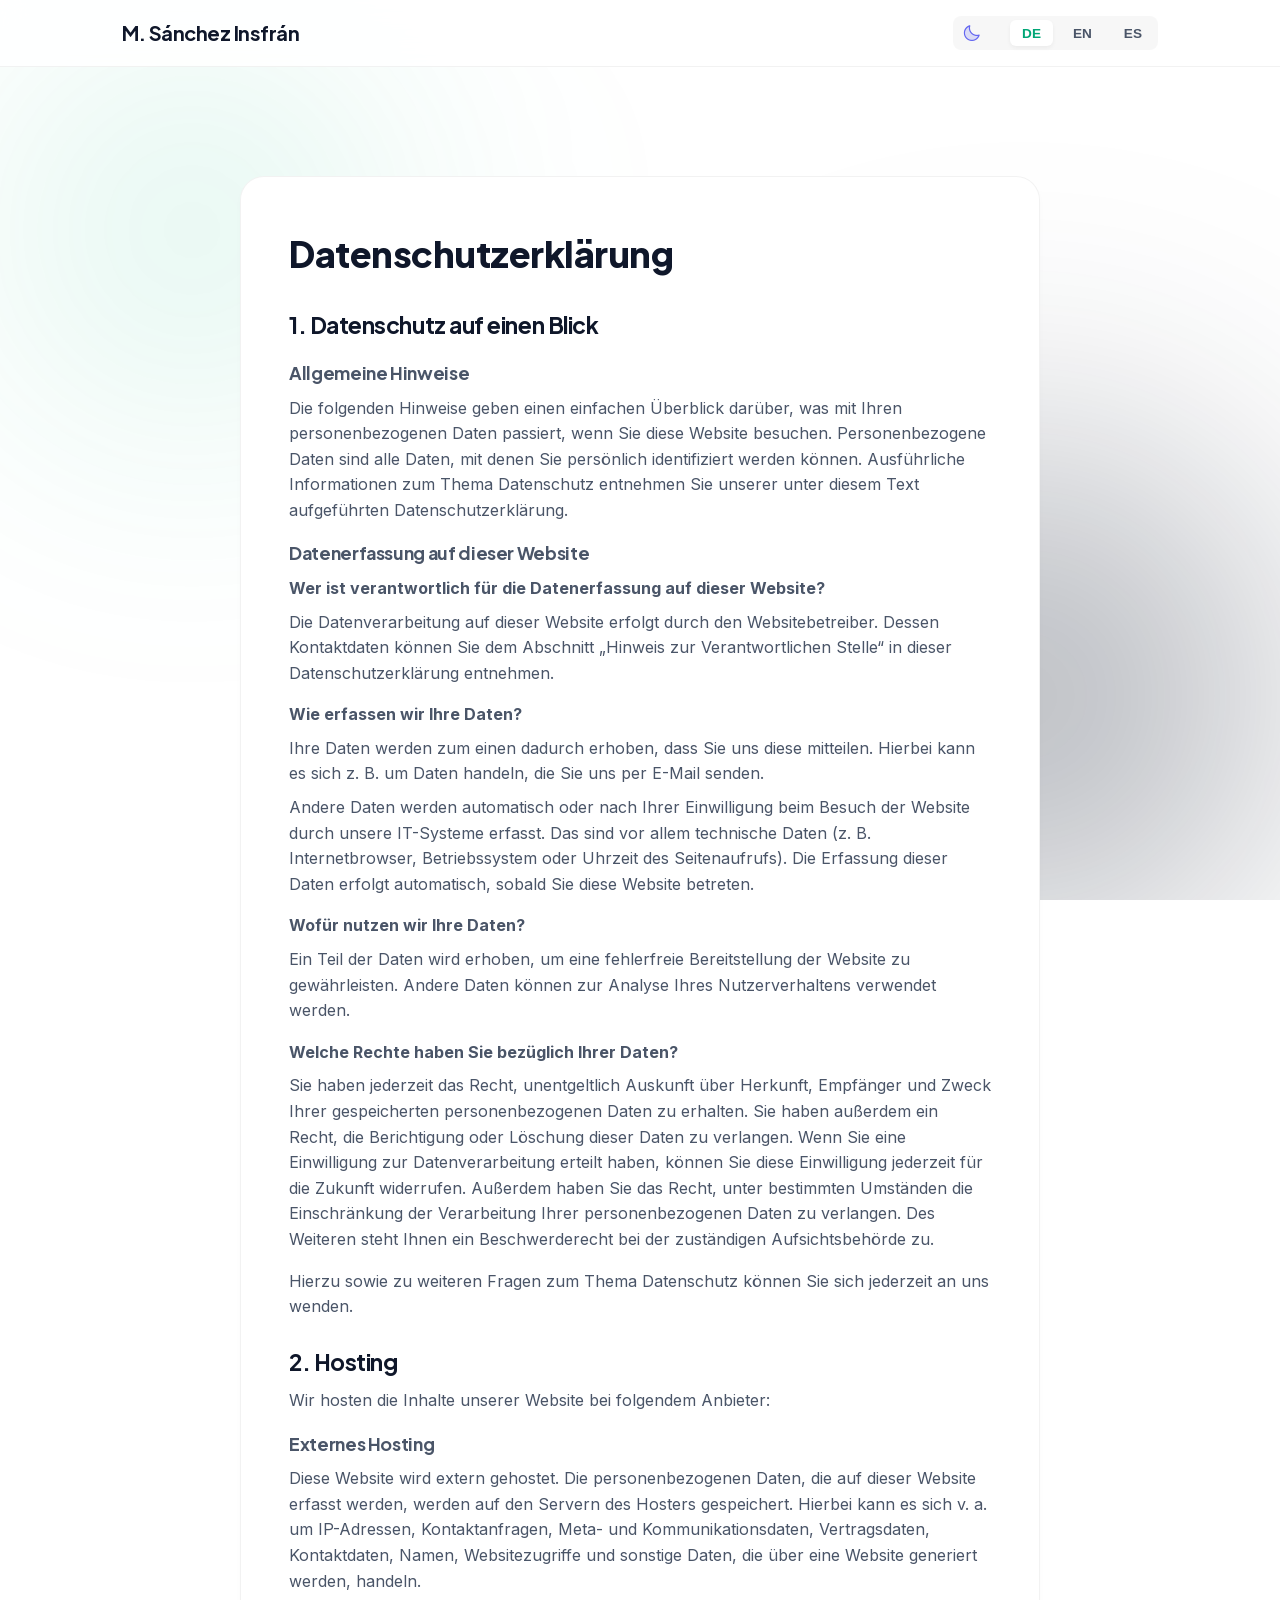
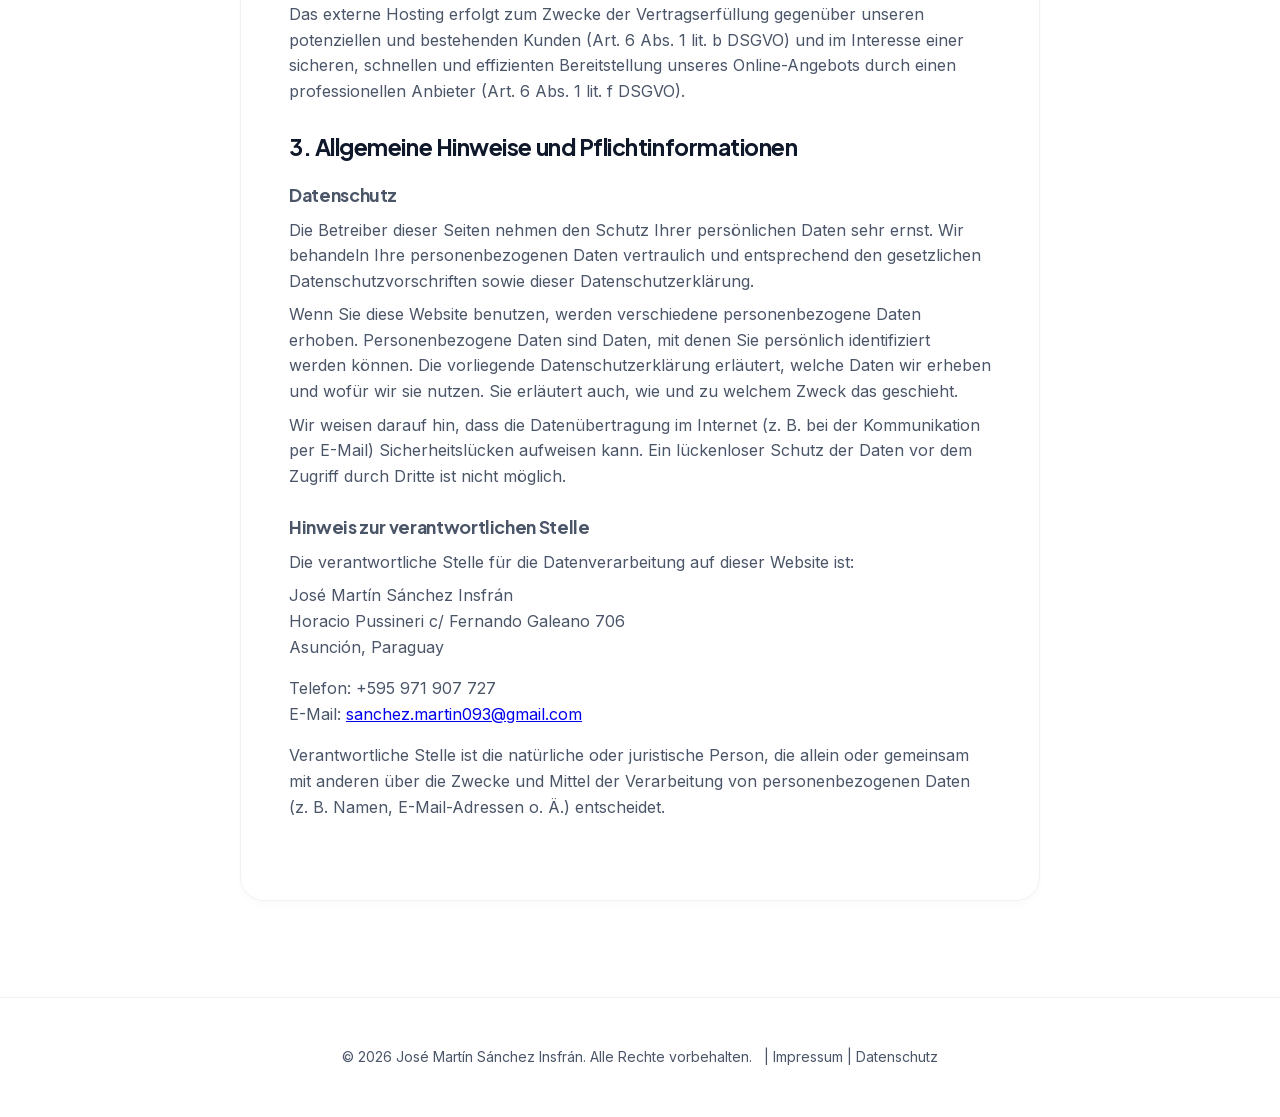
<file: datenschutz.html>
<!DOCTYPE html>
<html lang="de">
<head>
    <meta charset="UTF-8">
    <script>
        // Prevención síncrona de FOUT (Flash of Untranslated Text) y destello de tema claro (Theme Flash)
        (function() {
            var savedLang = localStorage.getItem('preferredLang');
            if (savedLang && savedLang !== 'de' && ['en', 'es'].indexOf(savedLang) !== -1) {
                document.documentElement.classList.add('fout-prevent');
                // Failsafe: asegurar que la página se muestre tras 500ms si falla JS o app.js
                setTimeout(function() {
                    document.documentElement.classList.remove('fout-prevent');
                }, 500);
            }
            // Inicialización síncrona de tema
            var savedTheme = localStorage.getItem('preferredTheme');
            if (savedTheme === 'dark' || (!savedTheme && window.matchMedia('(prefers-color-scheme: dark)').matches)) {
                document.documentElement.setAttribute('data-theme', 'dark');
            }
        })();
    </script>
    <meta name="viewport" content="width=device-width, initial-scale=1.0">
    <title class="t-datenschutz-title" data-de="Datenschutzerklärung | José Martín Sánchez Insfrán" data-en="Privacy Policy | MD. Martín Sánchez Insfrán" data-es="Política de Privacidad | Dr. Martín Sánchez Insfrán">Datenschutzerklärung | José Martín Sánchez Insfrán</title>
    <meta name="description" content="Datenschutzerklärung von José Martín Sánchez Insfrán. Informationen über die Verarbeitung personenbezogener Daten auf dieser Website.">
    <link rel="canonical" href="https://www.martinsanchez.de/datenschutz.html">
    <!-- Carga local de iconos Phosphor (elimina CDN de unpkg) -->
    <link rel="stylesheet" href="css/phosphor/style.css">
    <link rel="icon" type="image/svg+xml" href="data:image/svg+xml,<svg xmlns='http://www.w3.org/2000/svg' viewBox='0 0 100 100'><rect width='100' height='100' rx='24' fill='%230f172a'/><text x='50%25' y='50%25' dominant-baseline='central' text-anchor='middle' font-family='Georgia, serif' font-size='64' font-style='italic' font-weight='bold' fill='%2300a676'>M</text></svg>">
    <link rel="stylesheet" href="css/styles.css">
</head>

<body>
    <div class="bg-orbs">
        <div class="bg-orb-1"></div>
        <div class="bg-orb-2"></div>
    </div>

    <nav class="navbar">
        <div class="nav-content">
            <a href="index.html" class="logo t-logo" data-de="M. Sánchez Insfrán" data-en="MD. M. Sánchez Insfrán" data-es="Dr. M. Sánchez Insfrán" style="text-decoration: none;">M. Sánchez Insfrán</a>
            <div class="lang-switcher">
                <button onclick="toggleTheme()" class="theme-btn" id="theme-toggle" aria-label="Toggle Dark Mode"><i class="ph-duotone ph-moon" id="theme-icon" aria-hidden="true"></i></button>
                <div style="width: 1px; background: var(--glass-border); margin: 0 4px;"></div>
                <button onclick="setLang('de')" class="lang-btn active" id="btn-de" aria-label="Deutsch (Alemán)">DE</button>
                <button onclick="setLang('en')" class="lang-btn" id="btn-en" aria-label="English (Inglés)">EN</button>
                <button onclick="setLang('es')" class="lang-btn" id="btn-es" aria-label="Español">ES</button>
            </div>
        </div>
    </nav>

    <main style="min-height: calc(100vh - 180px);">
        <section class="section">
            <div class="card bento-card" style="max-width: 800px; margin: 0 auto; padding: 3rem;">
                <h1 class="section-title t-datenschutz-h1" data-de="Datenschutzerklärung" data-en="Privacy Policy" data-es="Política de Privacidad" style="text-align: left; margin-bottom: 1.5rem;">Datenschutzerklärung</h1>
                <div style="color: var(--text-secondary); margin-bottom: 2rem; font-size: 0.95rem;">
                    
                    <h2 style="margin-top: 1.5rem; margin-bottom: 0.5rem; color: var(--accent-navy);">1. Datenschutz auf einen Blick</h2>
                    <h3 style="margin-top: 1rem; margin-bottom: 0.5rem;">Allgemeine Hinweise</h3>
                    <p style="margin-bottom: 1rem;">Die folgenden Hinweise geben einen einfachen Überblick darüber, was mit Ihren personenbezogenen Daten passiert, wenn Sie diese Website besuchen. Personenbezogene Daten sind alle Daten, mit denen Sie persönlich identifiziert werden können. Ausführliche Informationen zum Thema Datenschutz entnehmen Sie unserer unter diesem Text aufgeführten Datenschutzerklärung.</p>

                    <h3 style="margin-top: 1rem; margin-bottom: 0.5rem;">Datenerfassung auf dieser Website</h3>
                    <p style="margin-bottom: 0.5rem;"><strong>Wer ist verantwortlich für die Datenerfassung auf dieser Website?</strong></p>
                    <p style="margin-bottom: 1rem;">Die Datenverarbeitung auf dieser Website erfolgt durch den Websitebetreiber. Dessen Kontaktdaten können Sie dem Abschnitt „Hinweis zur Verantwortlichen Stelle“ in dieser Datenschutzerklärung entnehmen.</p>

                    <p style="margin-bottom: 0.5rem;"><strong>Wie erfassen wir Ihre Daten?</strong></p>
                    <p style="margin-bottom: 0.5rem;">Ihre Daten werden zum einen dadurch erhoben, dass Sie uns diese mitteilen. Hierbei kann es sich z. B. um Daten handeln, die Sie uns per E-Mail senden.</p>
                    <p style="margin-bottom: 1rem;">Andere Daten werden automatisch oder nach Ihrer Einwilligung beim Besuch der Website durch unsere IT-Systeme erfasst. Das sind vor allem technische Daten (z. B. Internetbrowser, Betriebssystem oder Uhrzeit des Seitenaufrufs). Die Erfassung dieser Daten erfolgt automatisch, sobald Sie diese Website betreten.</p>

                    <p style="margin-bottom: 0.5rem;"><strong>Wofür nutzen wir Ihre Daten?</strong></p>
                    <p style="margin-bottom: 1rem;">Ein Teil der Daten wird erhoben, um eine fehlerfreie Bereitstellung der Website zu gewährleisten. Andere Daten können zur Analyse Ihres Nutzerverhaltens verwendet werden.</p>

                    <p style="margin-bottom: 0.5rem;"><strong>Welche Rechte haben Sie bezüglich Ihrer Daten?</strong></p>
                    <p style="margin-bottom: 1rem;">Sie haben jederzeit das Recht, unentgeltlich Auskunft über Herkunft, Empfänger und Zweck Ihrer gespeicherten personenbezogenen Daten zu erhalten. Sie haben außerdem ein Recht, die Berichtigung oder Löschung dieser Daten zu verlangen. Wenn Sie eine Einwilligung zur Datenverarbeitung erteilt haben, können Sie diese Einwilligung jederzeit für die Zukunft widerrufen. Außerdem haben Sie das Recht, unter bestimmten Umständen die Einschränkung der Verarbeitung Ihrer personenbezogenen Daten zu verlangen. Des Weiteren steht Ihnen ein Beschwerderecht bei der zuständigen Aufsichtsbehörde zu.</p>
                    <p style="margin-bottom: 1.5rem;">Hierzu sowie zu weiteren Fragen zum Thema Datenschutz können Sie sich jederzeit an uns wenden.</p>

                    <h2 style="margin-top: 1.5rem; margin-bottom: 0.5rem; color: var(--accent-navy);">2. Hosting</h2>
                    <p style="margin-bottom: 1rem;">Wir hosten die Inhalte unserer Website bei folgendem Anbieter:</p>
                    
                    <h3 style="margin-top: 1rem; margin-bottom: 0.5rem;">Externes Hosting</h3>
                    <p style="margin-bottom: 0.5rem;">Diese Website wird extern gehostet. Die personenbezogenen Daten, die auf dieser Website erfasst werden, werden auf den Servern des Hosters gespeichert. Hierbei kann es sich v. a. um IP-Adressen, Kontaktanfragen, Meta- und Kommunikationsdaten, Vertragsdaten, Kontaktdaten, Namen, Websitezugriffe und sonstige Daten, die über eine Website generiert werden, handeln.</p>
                    <p style="margin-bottom: 1.5rem;">Das externe Hosting erfolgt zum Zwecke der Vertragserfüllung gegenüber unseren potenziellen und bestehenden Kunden (Art. 6 Abs. 1 lit. b DSGVO) und im Interesse einer sicheren, schnellen und effizienten Bereitstellung unseres Online-Angebots durch einen professionellen Anbieter (Art. 6 Abs. 1 lit. f DSGVO).</p>

                    <h2 style="margin-top: 1.5rem; margin-bottom: 0.5rem; color: var(--accent-navy);">3. Allgemeine Hinweise und Pflichtinformationen</h2>
                    <h3 style="margin-top: 1rem; margin-bottom: 0.5rem;">Datenschutz</h3>
                    <p style="margin-bottom: 0.5rem;">Die Betreiber dieser Seiten nehmen den Schutz Ihrer persönlichen Daten sehr ernst. Wir behandeln Ihre personenbezogenen Daten vertraulich und entsprechend den gesetzlichen Datenschutzvorschriften sowie dieser Datenschutzerklärung.</p>
                    <p style="margin-bottom: 0.5rem;">Wenn Sie diese Website benutzen, werden verschiedene personenbezogene Daten erhoben. Personenbezogene Daten sind Daten, mit denen Sie persönlich identifiziert werden können. Die vorliegende Datenschutzerklärung erläutert, welche Daten wir erheben und wofür wir sie nutzen. Sie erläutert auch, wie und zu welchem Zweck das geschieht.</p>
                    <p style="margin-bottom: 1.5rem;">Wir weisen darauf hin, dass die Datenübertragung im Internet (z. B. bei der Kommunikation per E-Mail) Sicherheitslücken aufweisen kann. Ein lückenloser Schutz der Daten vor dem Zugriff durch Dritte ist nicht möglich.</p>

                    <h3 style="margin-top: 1rem; margin-bottom: 0.5rem;">Hinweis zur verantwortlichen Stelle</h3>
                    <p style="margin-bottom: 0.5rem;">Die verantwortliche Stelle für die Datenverarbeitung auf dieser Website ist:</p>
                    <p style="margin-bottom: 1rem;" class="secure-data" data-type="address" data-p1="José Martín Sánchez Insfrán" data-p2="Horacio Pussineri c/ Fernando Galeano 706" data-p3="Asunción, Paraguay">JavaScript required</p>

                    <p style="margin-bottom: 1rem;">Telefon: <span class="secure-data" data-type="phone" data-p1="+595" data-p2=" 971" data-p3=" 907" data-p4=" 727">JavaScript required</span><br>
                    E-Mail: <span class="secure-data" data-type="email" data-p1="sanchez" data-p2=".martin093" data-p3="gmail.com">JavaScript required</span></p>

                    <p style="margin-bottom: 1rem;">Verantwortliche Stelle ist die natürliche oder juristische Person, die allein oder gemeinsam mit anderen über die Zwecke und Mittel der Verarbeitung von personenbezogenen Daten (z. B. Namen, E-Mail-Adressen o. Ä.) entscheidet.</p>
                </div>
            </div>
        </section>
    </main>

    <footer>
        <p>© 2026 <span class="t-footer-name" data-de="José Martín Sánchez Insfrán" data-en="MD. Martín Sánchez Insfrán" data-es="Dr. Martín Sánchez Insfrán">José Martín Sánchez Insfrán</span>. <span class="t-footer" data-de="Alle Rechte vorbehalten." data-en="All rights reserved." data-es="Todos los derechos reservados.">Alle Rechte vorbehalten.</span> <span class="footer-legal-links">| <a href="impressum.html" class="footer-link">Impressum</a> | <a href="datenschutz.html" class="footer-link">Datenschutz</a></span></p>
    </footer>

    <script src="js/app.js"></script>
</body>
</html>
</file>
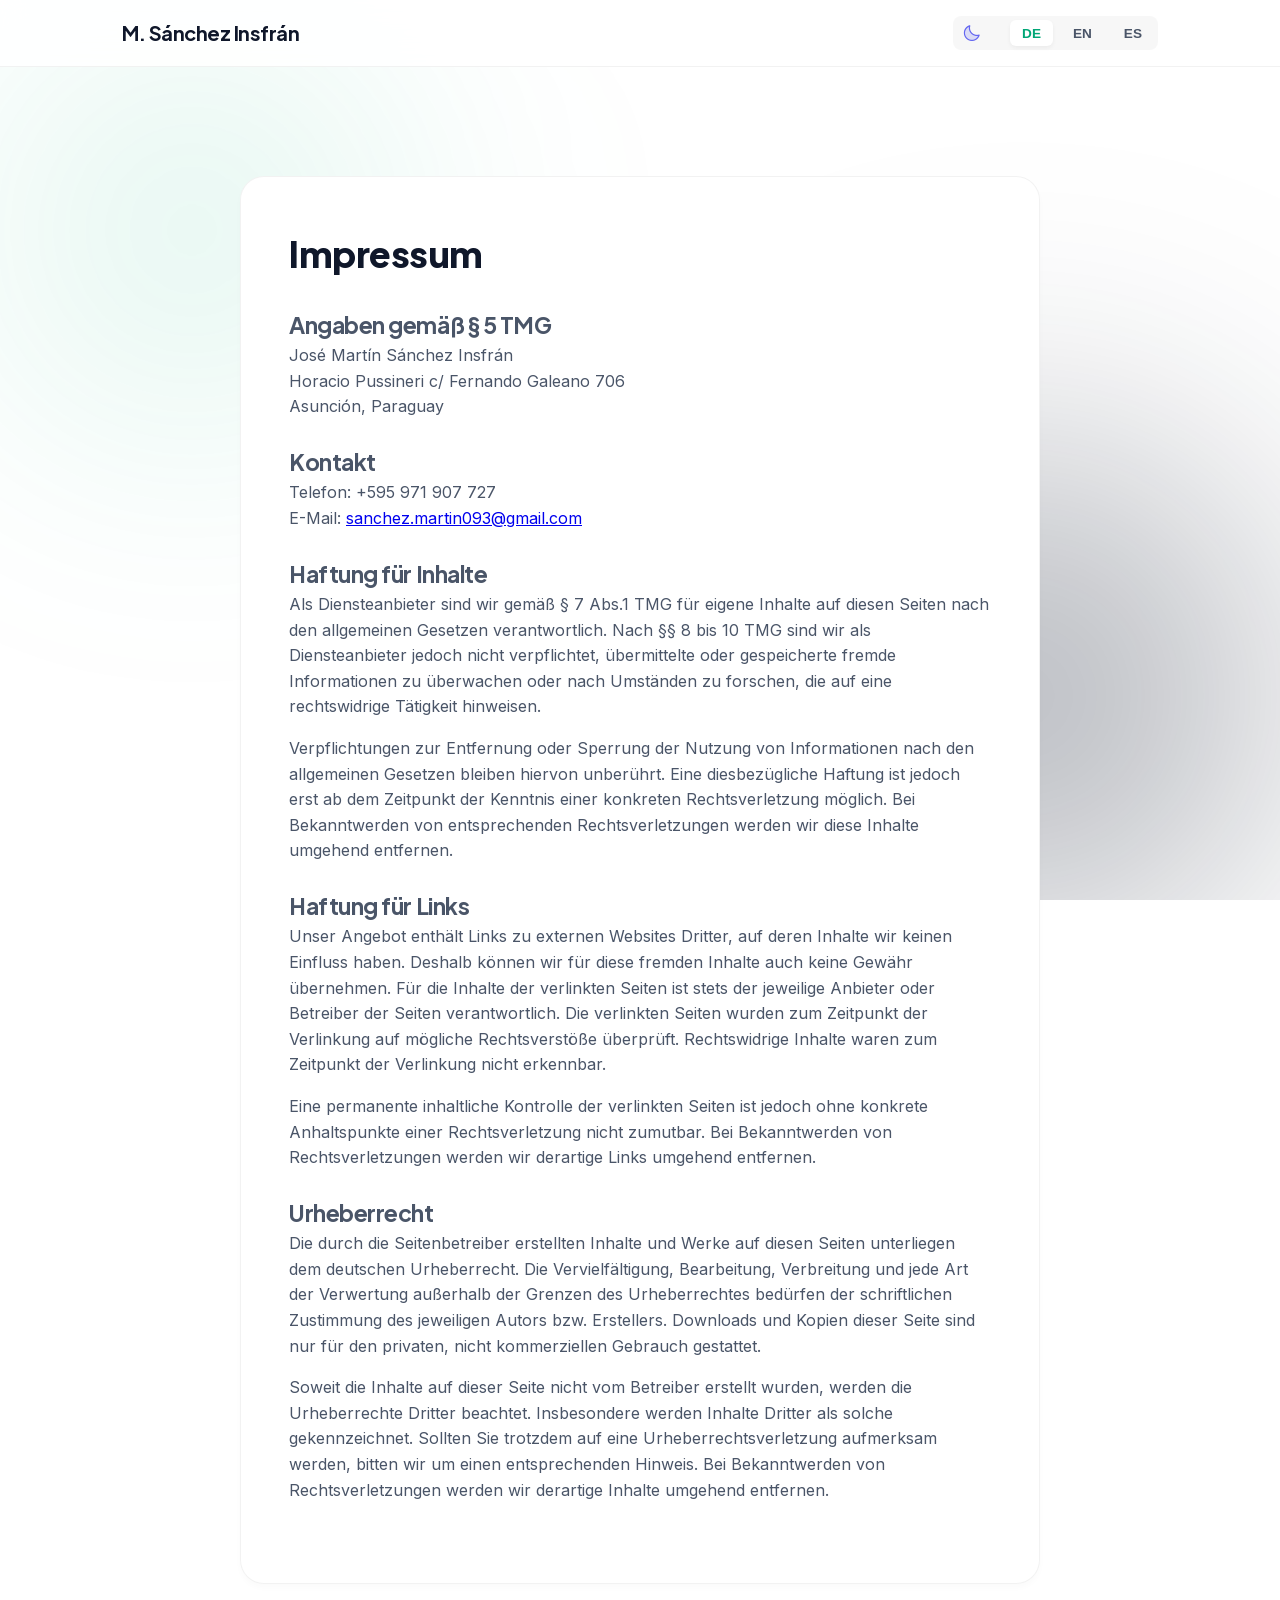
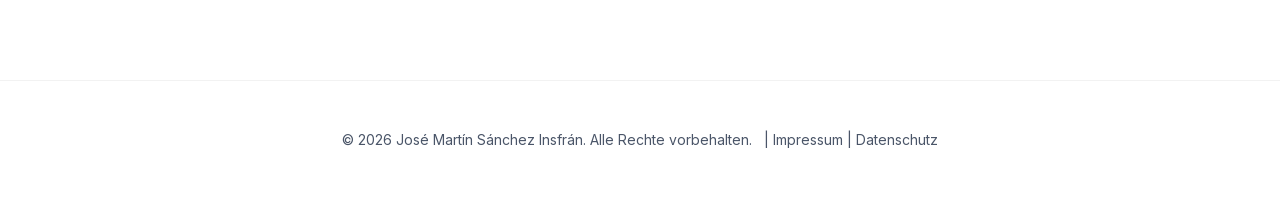
<file: impressum.html>
<!DOCTYPE html>
<html lang="de">
<head>
    <meta charset="UTF-8">
    <script>
        // Prevención síncrona de FOUT (Flash of Untranslated Text) y destello de tema claro (Theme Flash)
        (function() {
            var savedLang = localStorage.getItem('preferredLang');
            if (savedLang && savedLang !== 'de' && ['en', 'es'].indexOf(savedLang) !== -1) {
                document.documentElement.classList.add('fout-prevent');
                // Failsafe: asegurar que la página se muestre tras 500ms si falla JS o app.js
                setTimeout(function() {
                    document.documentElement.classList.remove('fout-prevent');
                }, 500);
            }
            // Inicialización síncrona de tema
            var savedTheme = localStorage.getItem('preferredTheme');
            if (savedTheme === 'dark' || (!savedTheme && window.matchMedia('(prefers-color-scheme: dark)').matches)) {
                document.documentElement.setAttribute('data-theme', 'dark');
            }
        })();
    </script>
    <meta name="viewport" content="width=device-width, initial-scale=1.0">
    <title class="t-impressum-title" data-de="Impressum | José Martín Sánchez Insfrán" data-en="Legal Notice | MD. Martín Sánchez Insfrán" data-es="Aviso Legal | Dr. Martín Sánchez Insfrán">Impressum | José Martín Sánchez Insfrán</title>
    <meta name="description" content="Impressum und rechtliche Angaben von José Martín Sánchez Insfrán. Kontaktdaten und rechtliche Hinweise zur Website.">
    <link rel="canonical" href="https://www.martinsanchez.de/impressum.html">
    <!-- Carga local de iconos Phosphor (elimina CDN de unpkg) -->
    <link rel="stylesheet" href="css/phosphor/style.css">
    <link rel="icon" type="image/svg+xml" href="data:image/svg+xml,<svg xmlns='http://www.w3.org/2000/svg' viewBox='0 0 100 100'><rect width='100' height='100' rx='24' fill='%230f172a'/><text x='50%25' y='50%25' dominant-baseline='central' text-anchor='middle' font-family='Georgia, serif' font-size='64' font-style='italic' font-weight='bold' fill='%2300a676'>M</text></svg>">
    <link rel="stylesheet" href="css/styles.css">
</head>

<body>
    <div class="bg-orbs">
        <div class="bg-orb-1"></div>
        <div class="bg-orb-2"></div>
    </div>

    <nav class="navbar">
        <div class="nav-content">
            <a href="index.html" class="logo t-logo" data-de="M. Sánchez Insfrán" data-en="MD. M. Sánchez Insfrán" data-es="Dr. M. Sánchez Insfrán" style="text-decoration: none;">M. Sánchez Insfrán</a>
            <div class="lang-switcher">
                <button onclick="toggleTheme()" class="theme-btn" id="theme-toggle" aria-label="Toggle Dark Mode"><i class="ph-duotone ph-moon" id="theme-icon" aria-hidden="true"></i></button>
                <div style="width: 1px; background: var(--glass-border); margin: 0 4px;"></div>
                <button onclick="setLang('de')" class="lang-btn active" id="btn-de" aria-label="Deutsch (Alemán)">DE</button>
                <button onclick="setLang('en')" class="lang-btn" id="btn-en" aria-label="English (Inglés)">EN</button>
                <button onclick="setLang('es')" class="lang-btn" id="btn-es" aria-label="Español">ES</button>
            </div>
        </div>
    </nav>

    <main style="min-height: calc(100vh - 180px);">
        <section class="section">
            <div class="card bento-card" style="max-width: 800px; margin: 0 auto; padding: 3rem;">
                <h1 class="section-title t-impressum-h1" data-de="Impressum" data-en="Legal Notice" data-es="Aviso Legal" style="text-align: left; margin-bottom: 1.5rem;">Impressum</h1>
                <div style="color: var(--text-secondary); margin-bottom: 2rem; font-size: 0.95rem;">
                    
                    <h2>Angaben gemäß § 5 TMG</h2>
                    <p style="margin-bottom: 1.5rem;" class="secure-data" data-type="address" data-p1="José Martín Sánchez Insfrán" data-p2="Horacio Pussineri c/ Fernando Galeano 706" data-p3="Asunción, Paraguay">JavaScript required</p>
                    
                    <h2>Kontakt</h2>
                    <p style="margin-bottom: 1.5rem;">Telefon: <span class="secure-data" data-type="phone" data-p1="+595" data-p2=" 971" data-p3=" 907" data-p4=" 727">JavaScript required</span><br>
                    E-Mail: <span class="secure-data" data-type="email" data-p1="sanchez" data-p2=".martin093" data-p3="gmail.com">JavaScript required</span></p>

                    <h2>Haftung für Inhalte</h2>
                    <p style="margin-bottom: 1rem;">Als Diensteanbieter sind wir gemäß § 7 Abs.1 TMG für eigene Inhalte auf diesen Seiten nach den allgemeinen Gesetzen verantwortlich. Nach §§ 8 bis 10 TMG sind wir als Diensteanbieter jedoch nicht verpflichtet, übermittelte oder gespeicherte fremde Informationen zu überwachen oder nach Umständen zu forschen, die auf eine rechtswidrige Tätigkeit hinweisen.</p>
                    <p style="margin-bottom: 1.5rem;">Verpflichtungen zur Entfernung oder Sperrung der Nutzung von Informationen nach den allgemeinen Gesetzen bleiben hiervon unberührt. Eine diesbezügliche Haftung ist jedoch erst ab dem Zeitpunkt der Kenntnis einer konkreten Rechtsverletzung möglich. Bei Bekanntwerden von entsprechenden Rechtsverletzungen werden wir diese Inhalte umgehend entfernen.</p>

                    <h2>Haftung für Links</h2>
                    <p style="margin-bottom: 1rem;">Unser Angebot enthält Links zu externen Websites Dritter, auf deren Inhalte wir keinen Einfluss haben. Deshalb können wir für diese fremden Inhalte auch keine Gewähr übernehmen. Für die Inhalte der verlinkten Seiten ist stets der jeweilige Anbieter oder Betreiber der Seiten verantwortlich. Die verlinkten Seiten wurden zum Zeitpunkt der Verlinkung auf mögliche Rechtsverstöße überprüft. Rechtswidrige Inhalte waren zum Zeitpunkt der Verlinkung nicht erkennbar.</p>
                    <p style="margin-bottom: 1.5rem;">Eine permanente inhaltliche Kontrolle der verlinkten Seiten ist jedoch ohne konkrete Anhaltspunkte einer Rechtsverletzung nicht zumutbar. Bei Bekanntwerden von Rechtsverletzungen werden wir derartige Links umgehend entfernen.</p>

                    <h2>Urheberrecht</h2>
                    <p style="margin-bottom: 1rem;">Die durch die Seitenbetreiber erstellten Inhalte und Werke auf diesen Seiten unterliegen dem deutschen Urheberrecht. Die Vervielfältigung, Bearbeitung, Verbreitung und jede Art der Verwertung außerhalb der Grenzen des Urheberrechtes bedürfen der schriftlichen Zustimmung des jeweiligen Autors bzw. Erstellers. Downloads und Kopien dieser Seite sind nur für den privaten, nicht kommerziellen Gebrauch gestattet.</p>
                    <p style="margin-bottom: 1.5rem;">Soweit die Inhalte auf dieser Seite nicht vom Betreiber erstellt wurden, werden die Urheberrechte Dritter beachtet. Insbesondere werden Inhalte Dritter als solche gekennzeichnet. Sollten Sie trotzdem auf eine Urheberrechtsverletzung aufmerksam werden, bitten wir um einen entsprechenden Hinweis. Bei Bekanntwerden von Rechtsverletzungen werden wir derartige Inhalte umgehend entfernen.</p>

                </div>
            </div>
        </section>
    </main>

    <footer>
        <p>© 2026 <span class="t-footer-name" data-de="José Martín Sánchez Insfrán" data-en="MD. Martín Sánchez Insfrán" data-es="Dr. Martín Sánchez Insfrán">José Martín Sánchez Insfrán</span>. <span class="t-footer" data-de="Alle Rechte vorbehalten." data-en="All rights reserved." data-es="Todos los derechos reservados.">Alle Rechte vorbehalten.</span> <span class="footer-legal-links">| <a href="impressum.html" class="footer-link">Impressum</a> | <a href="datenschutz.html" class="footer-link">Datenschutz</a></span></p>
    </footer>

    <script src="js/app.js"></script>
</body>
</html>
</file>
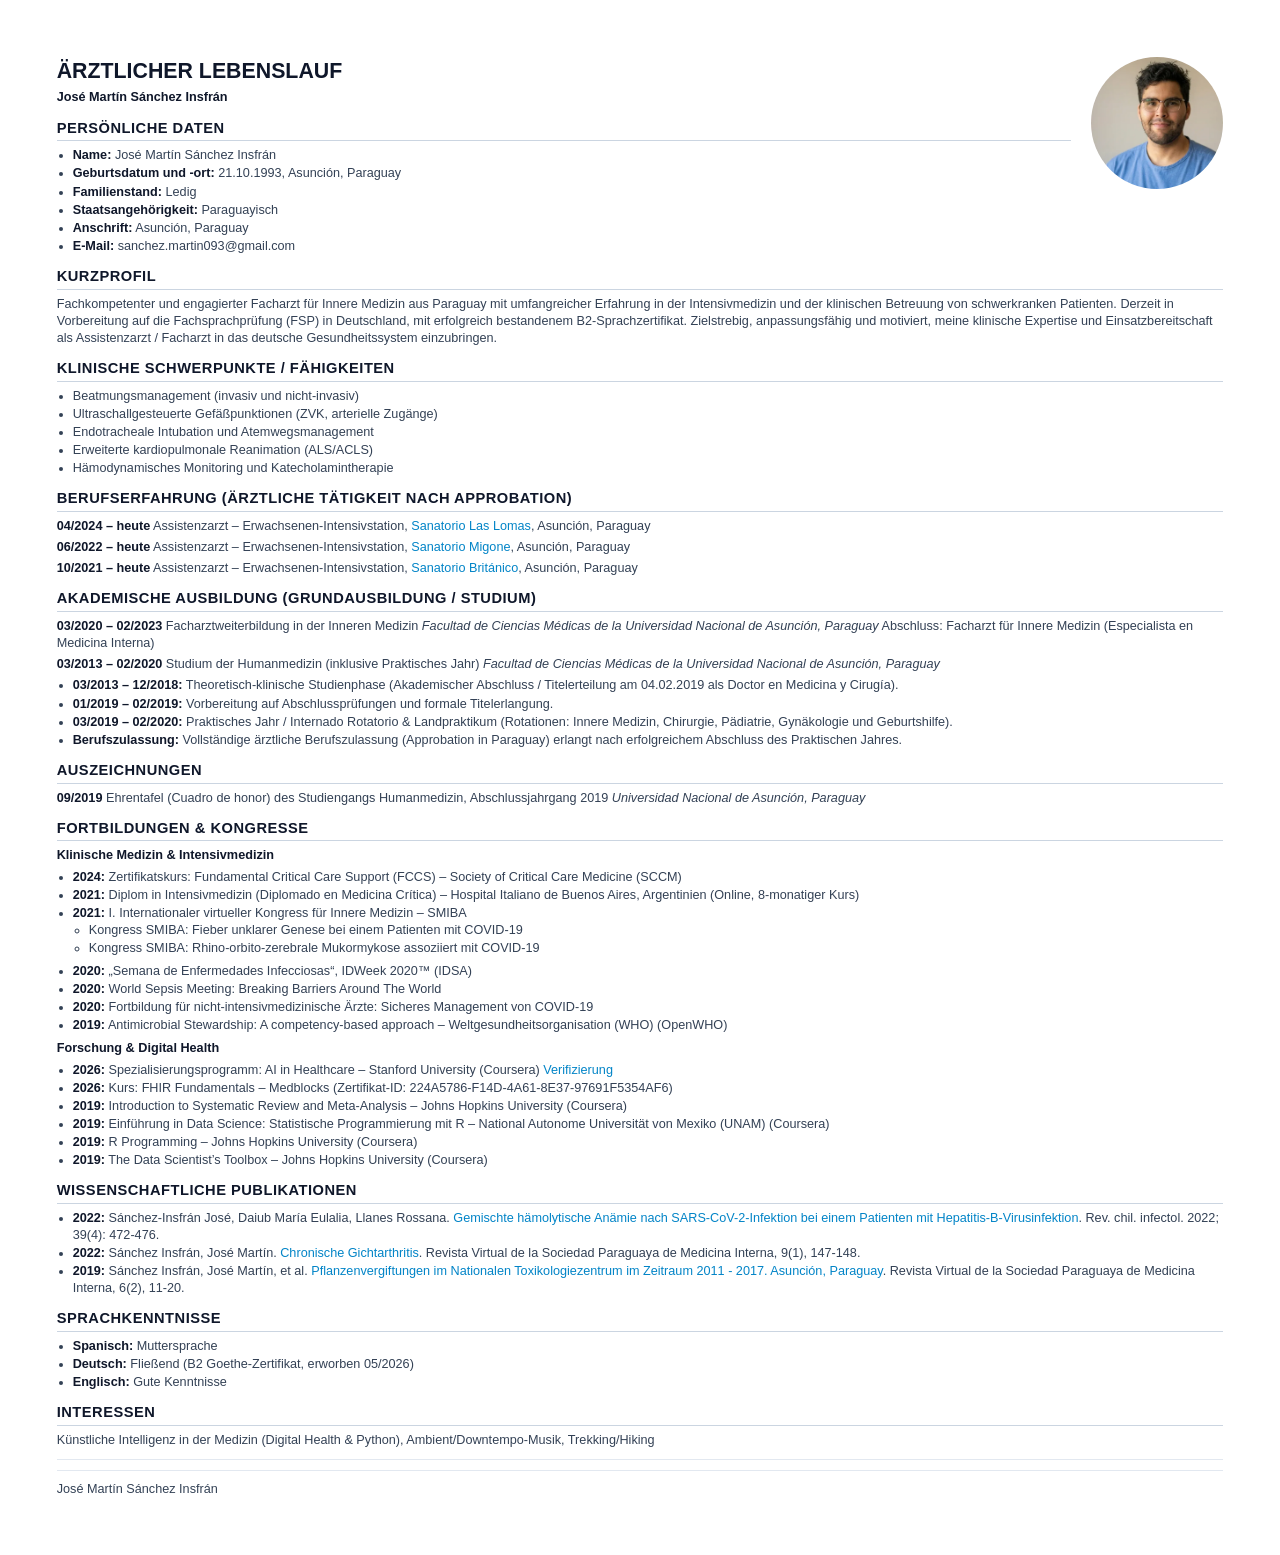
<file: pdf/temp.html>
<!DOCTYPE html>
<html xmlns="http://www.w3.org/1999/xhtml">
<head>
  <meta charset="utf-8" />
  <meta name="generator" content="pandoc" />
  <meta name="viewport" content="width=device-width, initial-scale=1.0, user-scalable=yes" />
  <title>cv_martin_sanchez</title>
  <style>
    /* Default styles provided by pandoc.
    ** See https://pandoc.org/MANUAL.html#variables-for-html for config info.
    */
    span.smallcaps{font-variant: small-caps;}
    div.columns{display: flex; gap: min(4vw, 1.5em);}
    div.column{flex: auto; overflow-x: auto;}
    div.hanging-indent{margin-left: 1.5em; text-indent: -1.5em;}
    /* The extra [class] is a hack that increases specificity enough to
       override a similar rule in reveal.js */
    ul.task-list[class]{list-style: none;}
    ul.task-list li input[type="checkbox"] {
      font-size: inherit;
      width: 0.8em;
      margin: 0 0.8em 0.2em -1.6em;
      vertical-align: middle;
    }
    .display.math{display: block; text-align: center; margin: 0.5rem auto;}
  </style>
  <link rel="stylesheet" href="cv_print.css" />
</head>
<body>
<div class="footer-print">
www.martinsanchez.de
</div>
<p><img src="../img/profile.webp" class="profile-photo" alt="José Martín Sánchez Insfrán" /></p>
<h1 id="ärztlicher-lebenslauf">ÄRZTLICHER LEBENSLAUF</h1>
<p><strong>José Martín Sánchez Insfrán</strong></p>
<h2 id="persönliche-daten">Persönliche Daten</h2>
<ul>
<li><strong>Name:</strong> José Martín Sánchez Insfrán</li>
<li><strong>Geburtsdatum und -ort:</strong> 21.10.1993, Asunción,
Paraguay</li>
<li><strong>Familienstand:</strong> Ledig</li>
<li><strong>Staatsangehörigkeit:</strong> Paraguayisch</li>
<li><strong>Anschrift:</strong> Asunción, Paraguay</li>
<li><strong>E-Mail:</strong> sanchez.martin093@gmail.com</li>
</ul>
<h2 id="kurzprofil">Kurzprofil</h2>
<p>Fachkompetenter und engagierter Facharzt für Innere Medizin aus
Paraguay mit umfangreicher Erfahrung in der Intensivmedizin und der
klinischen Betreuung von schwerkranken Patienten. Derzeit in
Vorbereitung auf die Fachsprachprüfung (FSP) in Deutschland, mit
erfolgreich bestandenem B2-Sprachzertifikat. Zielstrebig,
anpassungsfähig und motiviert, meine klinische Expertise und
Einsatzbereitschaft als Assistenzarzt / Facharzt in das deutsche
Gesundheitssystem einzubringen.</p>
<h2 id="klinische-schwerpunkte-fähigkeiten">Klinische Schwerpunkte /
Fähigkeiten</h2>
<ul>
<li>Beatmungsmanagement (invasiv und nicht-invasiv)</li>
<li>Ultraschallgesteuerte Gefäßpunktionen (ZVK, arterielle Zugänge)</li>
<li>Endotracheale Intubation und Atemwegsmanagement</li>
<li>Erweiterte kardiopulmonale Reanimation (ALS/ACLS)</li>
<li>Hämodynamisches Monitoring und Katecholamintherapie</li>
</ul>
<h2
id="berufserfahrung-ärztliche-tätigkeit-nach-approbation">Berufserfahrung
(Ärztliche Tätigkeit nach Approbation)</h2>
<p><strong>04/2024 – heute</strong> Assistenzarzt –
Erwachsenen-Intensivstation, <a
href="https://www.sanatoriolaslomas.com.py">Sanatorio Las Lomas</a>,
Asunción, Paraguay</p>
<p><strong>06/2022 – heute</strong> Assistenzarzt –
Erwachsenen-Intensivstation, <a
href="https://sanatoriomigone.com.py">Sanatorio Migone</a>, Asunción,
Paraguay</p>
<p><strong>10/2021 – heute</strong> Assistenzarzt –
Erwachsenen-Intensivstation, <a
href="https://www.britanico.com.py">Sanatorio Británico</a>, Asunción,
Paraguay</p>
<h2 id="akademische-ausbildung-grundausbildung-studium">Akademische
Ausbildung (Grundausbildung / Studium)</h2>
<p><strong>03/2020 – 02/2023</strong> Facharztweiterbildung in der
Inneren Medizin <em>Facultad de Ciencias Médicas de la Universidad
Nacional de Asunción, Paraguay</em> Abschluss: Facharzt für Innere
Medizin (Especialista en Medicina Interna)</p>
<p><strong>03/2013 – 02/2020</strong> Studium der Humanmedizin
(inklusive Praktisches Jahr) <em>Facultad de Ciencias Médicas de la
Universidad Nacional de Asunción, Paraguay</em></p>
<ul>
<li><strong>03/2013 – 12/2018:</strong> Theoretisch-klinische
Studienphase (Akademischer Abschluss / Titelerteilung am 04.02.2019 als
Doctor en Medicina y Cirugía).</li>
<li><strong>01/2019 – 02/2019:</strong> Vorbereitung auf
Abschlussprüfungen und formale Titelerlangung.</li>
<li><strong>03/2019 – 02/2020:</strong> Praktisches Jahr / Internado
Rotatorio &amp; Landpraktikum (Rotationen: Innere Medizin, Chirurgie,
Pädiatrie, Gynäkologie und Geburtshilfe).</li>
<li><strong>Berufszulassung:</strong> Vollständige ärztliche
Berufszulassung (Approbation in Paraguay) erlangt nach erfolgreichem
Abschluss des Praktischen Jahres.</li>
</ul>
<div style="page-break-before: always;">

</div>
<h2 id="auszeichnungen">Auszeichnungen</h2>
<p><strong>09/2019</strong> Ehrentafel (Cuadro de honor) des
Studiengangs Humanmedizin, Abschlussjahrgang 2019 <em>Universidad
Nacional de Asunción, Paraguay</em></p>
<h2 id="fortbildungen-kongresse">Fortbildungen &amp; Kongresse</h2>
<p><strong>Klinische Medizin &amp; Intensivmedizin</strong></p>
<ul>
<li><strong>2024:</strong> Zertifikatskurs: Fundamental Critical Care
Support (FCCS) – Society of Critical Care Medicine (SCCM)</li>
<li><strong>2021:</strong> Diplom in Intensivmedizin (Diplomado en
Medicina Crítica) – Hospital Italiano de Buenos Aires, Argentinien
(Online, 8-monatiger Kurs)</li>
<li><strong>2021:</strong> I. Internationaler virtueller Kongress für
Innere Medizin – SMIBA
<ul>
<li>Kongress SMIBA: Fieber unklarer Genese bei einem Patienten mit
COVID-19</li>
<li>Kongress SMIBA: Rhino-orbito-zerebrale Mukormykose assoziiert mit
COVID-19</li>
</ul></li>
<li><strong>2020:</strong> „Semana de Enfermedades Infecciosas“, IDWeek
2020™ (IDSA)</li>
<li><strong>2020:</strong> World Sepsis Meeting: Breaking Barriers
Around The World</li>
<li><strong>2020:</strong> Fortbildung für nicht-intensivmedizinische
Ärzte: Sicheres Management von COVID-19</li>
<li><strong>2019:</strong> Antimicrobial Stewardship: A competency-based
approach – Weltgesundheitsorganisation (WHO) (OpenWHO)</li>
</ul>
<p><strong>Forschung &amp; Digital Health</strong></p>
<ul>
<li><strong>2026:</strong> Spezialisierungsprogramm: AI in Healthcare –
Stanford University (Coursera) <a
href="https://coursera.org/verify/specialization/SJ2WK646F65M">Verifizierung</a></li>
<li><strong>2026:</strong> Kurs: FHIR Fundamentals – Medblocks
(Zertifikat-ID: 224A5786-F14D-4A61-8E37-97691F5354AF6)</li>
<li><strong>2019:</strong> Introduction to Systematic Review and
Meta-Analysis – Johns Hopkins University (Coursera)</li>
<li><strong>2019:</strong> Einführung in Data Science: Statistische
Programmierung mit R – National Autonome Universität von Mexiko (UNAM)
(Coursera)</li>
<li><strong>2019:</strong> R Programming – Johns Hopkins University
(Coursera)</li>
<li><strong>2019:</strong> The Data Scientist’s Toolbox – Johns Hopkins
University (Coursera)</li>
</ul>
<h2 id="wissenschaftliche-publikationen">Wissenschaftliche
Publikationen</h2>
<ul>
<li><strong>2022:</strong> Sánchez-Insfrán José, Daiub María Eulalia,
Llanes Rossana. <a
href="https://www.scielo.cl/scielo.php?script=sci_arttext&amp;pid=S0716-10182022000400472">Gemischte
hämolytische Anämie nach SARS-CoV-2-Infektion bei einem Patienten mit
Hepatitis-B-Virusinfektion</a>. Rev. chil. infectol. 2022; 39(4):
472-476.</li>
<li><strong>2022:</strong> Sánchez Insfrán, José Martín. <a
href="https://doi.org/10.18004/rvspmi/2312-3893/2022.09.01.147">Chronische
Gichtarthritis</a>. Revista Virtual de la Sociedad Paraguaya de Medicina
Interna, 9(1), 147-148.</li>
<li><strong>2019:</strong> Sánchez Insfrán, José Martín, et al. <a
href="https://scielo.iics.una.py/scielo.php?script=sci_arttext&amp;pid=S2312-38932019000200011">Pflanzenvergiftungen
im Nationalen Toxikologiezentrum im Zeitraum 2011 - 2017. Asunción,
Paraguay</a>. Revista Virtual de la Sociedad Paraguaya de Medicina
Interna, 6(2), 11-20.</li>
</ul>
<h2 id="sprachkenntnisse">Sprachkenntnisse</h2>
<ul>
<li><strong>Spanisch:</strong> Muttersprache</li>
<li><strong>Deutsch:</strong> Fließend (B2 Goethe-Zertifikat, erworben
05/2026)</li>
<li><strong>Englisch:</strong> Gute Kenntnisse</li>
</ul>
<h2 id="interessen">Interessen</h2>
<p>Künstliche Intelligenz in der Medizin (Digital Health &amp; Python),
Ambient/Downtempo-Musik, Trekking/Hiking</p>
<hr />
<hr />
<p>José Martín Sánchez Insfrán</p>
</body>
</html>
</file>
<file: css/phosphor/style.css>
@font-face {
  font-family: "Phosphor-Duotone";
  src:
    url("./Phosphor-Duotone.woff2") format("woff2"),
    url("./Phosphor-Duotone.woff") format("woff"),
    url("./Phosphor-Duotone.ttf") format("truetype"),
    url("./Phosphor-Duotone.svg#Phosphor-Duotone") format("svg");
  font-weight: normal;
  font-style: normal;
  font-display: block;
}

.ph-duotone {
  /* use !important to prevent issues with browser extensions that change fonts */
  font-family: "Phosphor-Duotone" !important;
  speak: never;
  font-style: normal;
  font-weight: normal;
  font-variant: normal;
  text-transform: none;
  line-height: 1;

  /* Better Font Rendering =========== */
  -webkit-font-smoothing: antialiased;
  -moz-osx-font-smoothing: grayscale;
}

.ph-duotone.ph-acorn:before {
  content: "\eb9a";
  opacity: 0.2;
}
.ph-duotone.ph-acorn:after {
  content: "\eb9b";
  margin-left: -1em;
}
.ph-duotone.ph-address-book:before {
  content: "\e6f8";
  opacity: 0.2;
}
.ph-duotone.ph-address-book:after {
  content: "\e6f9";
  margin-left: -1em;
}
.ph-duotone.ph-address-book-tabs:before {
  content: "\ee4e";
  opacity: 0.2;
}
.ph-duotone.ph-address-book-tabs:after {
  content: "\ee4f";
  margin-left: -1em;
}
.ph-duotone.ph-air-traffic-control:before {
  content: "\ecd8";
  opacity: 0.2;
}
.ph-duotone.ph-air-traffic-control:after {
  content: "\ecd9";
  margin-left: -1em;
}
.ph-duotone.ph-airplane:before {
  content: "\e002";
  opacity: 0.2;
}
.ph-duotone.ph-airplane:after {
  content: "\e003";
  margin-left: -1em;
}
.ph-duotone.ph-airplane-in-flight:before {
  content: "\e4fe";
  opacity: 0.2;
}
.ph-duotone.ph-airplane-in-flight:after {
  content: "\e4ff";
  margin-left: -1em;
}
.ph-duotone.ph-airplane-landing:before {
  content: "\e502";
  opacity: 0.2;
}
.ph-duotone.ph-airplane-landing:after {
  content: "\e503";
  margin-left: -1em;
}
.ph-duotone.ph-airplane-takeoff:before {
  content: "\e504";
  opacity: 0.2;
}
.ph-duotone.ph-airplane-takeoff:after {
  content: "\e505";
  margin-left: -1em;
}
.ph-duotone.ph-airplane-taxiing:before {
  content: "\e500";
  opacity: 0.2;
}
.ph-duotone.ph-airplane-taxiing:after {
  content: "\e501";
  margin-left: -1em;
}
.ph-duotone.ph-airplane-tilt:before {
  content: "\e5d6";
  opacity: 0.2;
}
.ph-duotone.ph-airplane-tilt:after {
  content: "\e5d7";
  margin-left: -1em;
}
.ph-duotone.ph-airplay:before {
  content: "\e004";
  opacity: 0.2;
}
.ph-duotone.ph-airplay:after {
  content: "\e005";
  margin-left: -1em;
}
.ph-duotone.ph-alarm:before {
  content: "\e006";
  opacity: 0.2;
}
.ph-duotone.ph-alarm:after {
  content: "\e007";
  margin-left: -1em;
}
.ph-duotone.ph-alien:before {
  content: "\e8a6";
  opacity: 0.2;
}
.ph-duotone.ph-alien:after {
  content: "\e8a7";
  margin-left: -1em;
}
.ph-duotone.ph-align-bottom:before {
  content: "\e506";
  opacity: 0.2;
}
.ph-duotone.ph-align-bottom:after {
  content: "\e507";
  margin-left: -1em;
}
.ph-duotone.ph-align-bottom-simple:before {
  content: "\eb0c";
  opacity: 0.2;
}
.ph-duotone.ph-align-bottom-simple:after {
  content: "\eb0d";
  margin-left: -1em;
}
.ph-duotone.ph-align-center-horizontal:before {
  content: "\e50a";
  opacity: 0.2;
}
.ph-duotone.ph-align-center-horizontal:after {
  content: "\e50b";
  margin-left: -1em;
}
.ph-duotone.ph-align-center-horizontal-simple:before {
  content: "\eb0e";
  opacity: 0.2;
}
.ph-duotone.ph-align-center-horizontal-simple:after {
  content: "\eb0f";
  margin-left: -1em;
}
.ph-duotone.ph-align-center-vertical:before {
  content: "\e50c";
  opacity: 0.2;
}
.ph-duotone.ph-align-center-vertical:after {
  content: "\e50d";
  margin-left: -1em;
}
.ph-duotone.ph-align-center-vertical-simple:before {
  content: "\eb10";
  opacity: 0.2;
}
.ph-duotone.ph-align-center-vertical-simple:after {
  content: "\eb11";
  margin-left: -1em;
}
.ph-duotone.ph-align-left:before {
  content: "\e50e";
  opacity: 0.2;
}
.ph-duotone.ph-align-left:after {
  content: "\e50f";
  margin-left: -1em;
}
.ph-duotone.ph-align-left-simple:before {
  content: "\eaee";
  opacity: 0.2;
}
.ph-duotone.ph-align-left-simple:after {
  content: "\eaef";
  margin-left: -1em;
}
.ph-duotone.ph-align-right:before {
  content: "\e510";
  opacity: 0.2;
}
.ph-duotone.ph-align-right:after {
  content: "\e511";
  margin-left: -1em;
}
.ph-duotone.ph-align-right-simple:before {
  content: "\eb12";
  opacity: 0.2;
}
.ph-duotone.ph-align-right-simple:after {
  content: "\eb13";
  margin-left: -1em;
}
.ph-duotone.ph-align-top:before {
  content: "\e512";
  opacity: 0.2;
}
.ph-duotone.ph-align-top:after {
  content: "\e513";
  margin-left: -1em;
}
.ph-duotone.ph-align-top-simple:before {
  content: "\eb14";
  opacity: 0.2;
}
.ph-duotone.ph-align-top-simple:after {
  content: "\eb15";
  margin-left: -1em;
}
.ph-duotone.ph-amazon-logo:before {
  content: "\e96c";
  opacity: 0.2;
}
.ph-duotone.ph-amazon-logo:after {
  content: "\e96d";
  margin-left: -1em;
}
.ph-duotone.ph-ambulance:before {
  content: "\e572";
  opacity: 0.2;
}
.ph-duotone.ph-ambulance:after {
  content: "\e573";
  margin-left: -1em;
}
.ph-duotone.ph-anchor:before {
  content: "\e514";
  opacity: 0.2;
}
.ph-duotone.ph-anchor:after {
  content: "\e515";
  margin-left: -1em;
}
.ph-duotone.ph-anchor-simple:before {
  content: "\e5d8";
  opacity: 0.2;
}
.ph-duotone.ph-anchor-simple:after {
  content: "\e5d9";
  margin-left: -1em;
}
.ph-duotone.ph-android-logo:before {
  content: "\e008";
  opacity: 0.2;
}
.ph-duotone.ph-android-logo:after {
  content: "\e009";
  margin-left: -1em;
}
.ph-duotone.ph-angle:before {
  content: "\e7bc";
  opacity: 0.2;
}
.ph-duotone.ph-angle:after {
  content: "\e7bd";
  margin-left: -1em;
}
.ph-duotone.ph-angular-logo:before {
  content: "\eb80";
  opacity: 0.2;
}
.ph-duotone.ph-angular-logo:after {
  content: "\eb81";
  margin-left: -1em;
}
.ph-duotone.ph-aperture:before {
  content: "\e00a";
  opacity: 0.2;
}
.ph-duotone.ph-aperture:after {
  content: "\e00b";
  margin-left: -1em;
}
.ph-duotone.ph-app-store-logo:before {
  content: "\e974";
  opacity: 0.2;
}
.ph-duotone.ph-app-store-logo:after {
  content: "\e975";
  margin-left: -1em;
}
.ph-duotone.ph-app-window:before {
  content: "\e5da";
  opacity: 0.2;
}
.ph-duotone.ph-app-window:after {
  content: "\e5db";
  margin-left: -1em;
}
.ph-duotone.ph-apple-logo:before {
  content: "\e516";
  opacity: 0.2;
}
.ph-duotone.ph-apple-logo:after {
  content: "\e517";
  margin-left: -1em;
}
.ph-duotone.ph-apple-podcasts-logo:before {
  content: "\eb96";
  opacity: 0.2;
}
.ph-duotone.ph-apple-podcasts-logo:after {
  content: "\eb97";
  margin-left: -1em;
}
.ph-duotone.ph-approximate-equals:before {
  content: "\edaa";
  opacity: 0.2;
}
.ph-duotone.ph-approximate-equals:after {
  content: "\edab";
  margin-left: -1em;
}
.ph-duotone.ph-archive:before {
  content: "\e00c";
  opacity: 0.2;
}
.ph-duotone.ph-archive:after {
  content: "\e00d";
  margin-left: -1em;
}
.ph-duotone.ph-armchair:before {
  content: "\e012";
  opacity: 0.2;
}
.ph-duotone.ph-armchair:after {
  content: "\e013";
  margin-left: -1em;
}
.ph-duotone.ph-arrow-arc-left:before {
  content: "\e014";
  opacity: 0.2;
}
.ph-duotone.ph-arrow-arc-left:after {
  content: "\e015";
  margin-left: -1em;
}
.ph-duotone.ph-arrow-arc-right:before {
  content: "\e016";
  opacity: 0.2;
}
.ph-duotone.ph-arrow-arc-right:after {
  content: "\e017";
  margin-left: -1em;
}
.ph-duotone.ph-arrow-bend-double-up-left:before {
  content: "\e03a";
  opacity: 0.2;
}
.ph-duotone.ph-arrow-bend-double-up-left:after {
  content: "\e03b";
  margin-left: -1em;
}
.ph-duotone.ph-arrow-bend-double-up-right:before {
  content: "\e03c";
  opacity: 0.2;
}
.ph-duotone.ph-arrow-bend-double-up-right:after {
  content: "\e03d";
  margin-left: -1em;
}
.ph-duotone.ph-arrow-bend-down-left:before {
  content: "\e018";
  opacity: 0.2;
}
.ph-duotone.ph-arrow-bend-down-left:after {
  content: "\e019";
  margin-left: -1em;
}
.ph-duotone.ph-arrow-bend-down-right:before {
  content: "\e01a";
  opacity: 0.2;
}
.ph-duotone.ph-arrow-bend-down-right:after {
  content: "\e01b";
  margin-left: -1em;
}
.ph-duotone.ph-arrow-bend-left-down:before {
  content: "\e01c";
  opacity: 0.2;
}
.ph-duotone.ph-arrow-bend-left-down:after {
  content: "\e01d";
  margin-left: -1em;
}
.ph-duotone.ph-arrow-bend-left-up:before {
  content: "\e01e";
  opacity: 0.2;
}
.ph-duotone.ph-arrow-bend-left-up:after {
  content: "\e01f";
  margin-left: -1em;
}
.ph-duotone.ph-arrow-bend-right-down:before {
  content: "\e020";
  opacity: 0.2;
}
.ph-duotone.ph-arrow-bend-right-down:after {
  content: "\e021";
  margin-left: -1em;
}
.ph-duotone.ph-arrow-bend-right-up:before {
  content: "\e022";
  opacity: 0.2;
}
.ph-duotone.ph-arrow-bend-right-up:after {
  content: "\e023";
  margin-left: -1em;
}
.ph-duotone.ph-arrow-bend-up-left:before {
  content: "\e024";
  opacity: 0.2;
}
.ph-duotone.ph-arrow-bend-up-left:after {
  content: "\e025";
  margin-left: -1em;
}
.ph-duotone.ph-arrow-bend-up-right:before {
  content: "\e026";
  opacity: 0.2;
}
.ph-duotone.ph-arrow-bend-up-right:after {
  content: "\e027";
  margin-left: -1em;
}
.ph-duotone.ph-arrow-circle-down:before {
  content: "\e028";
  opacity: 0.2;
}
.ph-duotone.ph-arrow-circle-down:after {
  content: "\e029";
  margin-left: -1em;
}
.ph-duotone.ph-arrow-circle-down-left:before {
  content: "\e02a";
  opacity: 0.2;
}
.ph-duotone.ph-arrow-circle-down-left:after {
  content: "\e02b";
  margin-left: -1em;
}
.ph-duotone.ph-arrow-circle-down-right:before {
  content: "\e02c";
  opacity: 0.2;
}
.ph-duotone.ph-arrow-circle-down-right:after {
  content: "\e02d";
  margin-left: -1em;
}
.ph-duotone.ph-arrow-circle-left:before {
  content: "\e05a";
  opacity: 0.2;
}
.ph-duotone.ph-arrow-circle-left:after {
  content: "\e05b";
  margin-left: -1em;
}
.ph-duotone.ph-arrow-circle-right:before {
  content: "\e02e";
  opacity: 0.2;
}
.ph-duotone.ph-arrow-circle-right:after {
  content: "\e02f";
  margin-left: -1em;
}
.ph-duotone.ph-arrow-circle-up:before {
  content: "\e030";
  opacity: 0.2;
}
.ph-duotone.ph-arrow-circle-up:after {
  content: "\e031";
  margin-left: -1em;
}
.ph-duotone.ph-arrow-circle-up-left:before {
  content: "\e032";
  opacity: 0.2;
}
.ph-duotone.ph-arrow-circle-up-left:after {
  content: "\e033";
  margin-left: -1em;
}
.ph-duotone.ph-arrow-circle-up-right:before {
  content: "\e034";
  opacity: 0.2;
}
.ph-duotone.ph-arrow-circle-up-right:after {
  content: "\e035";
  margin-left: -1em;
}
.ph-duotone.ph-arrow-clockwise:before {
  content: "\e036";
  opacity: 0.2;
}
.ph-duotone.ph-arrow-clockwise:after {
  content: "\e037";
  margin-left: -1em;
}
.ph-duotone.ph-arrow-counter-clockwise:before {
  content: "\e038";
  opacity: 0.2;
}
.ph-duotone.ph-arrow-counter-clockwise:after {
  content: "\e039";
  margin-left: -1em;
}
.ph-duotone.ph-arrow-down:before {
  content: "\e03e";
  opacity: 0.2;
}
.ph-duotone.ph-arrow-down:after {
  content: "\e03f";
  margin-left: -1em;
}
.ph-duotone.ph-arrow-down-left:before {
  content: "\e040";
  opacity: 0.2;
}
.ph-duotone.ph-arrow-down-left:after {
  content: "\e041";
  margin-left: -1em;
}
.ph-duotone.ph-arrow-down-right:before {
  content: "\e042";
  opacity: 0.2;
}
.ph-duotone.ph-arrow-down-right:after {
  content: "\e043";
  margin-left: -1em;
}
.ph-duotone.ph-arrow-elbow-down-left:before {
  content: "\e044";
  opacity: 0.2;
}
.ph-duotone.ph-arrow-elbow-down-left:after {
  content: "\e045";
  margin-left: -1em;
}
.ph-duotone.ph-arrow-elbow-down-right:before {
  content: "\e046";
  opacity: 0.2;
}
.ph-duotone.ph-arrow-elbow-down-right:after {
  content: "\e047";
  margin-left: -1em;
}
.ph-duotone.ph-arrow-elbow-left:before {
  content: "\e048";
  opacity: 0.2;
}
.ph-duotone.ph-arrow-elbow-left:after {
  content: "\e049";
  margin-left: -1em;
}
.ph-duotone.ph-arrow-elbow-left-down:before {
  content: "\e04a";
  opacity: 0.2;
}
.ph-duotone.ph-arrow-elbow-left-down:after {
  content: "\e04b";
  margin-left: -1em;
}
.ph-duotone.ph-arrow-elbow-left-up:before {
  content: "\e04c";
  opacity: 0.2;
}
.ph-duotone.ph-arrow-elbow-left-up:after {
  content: "\e04d";
  margin-left: -1em;
}
.ph-duotone.ph-arrow-elbow-right:before {
  content: "\e04e";
  opacity: 0.2;
}
.ph-duotone.ph-arrow-elbow-right:after {
  content: "\e04f";
  margin-left: -1em;
}
.ph-duotone.ph-arrow-elbow-right-down:before {
  content: "\e050";
  opacity: 0.2;
}
.ph-duotone.ph-arrow-elbow-right-down:after {
  content: "\e051";
  margin-left: -1em;
}
.ph-duotone.ph-arrow-elbow-right-up:before {
  content: "\e052";
  opacity: 0.2;
}
.ph-duotone.ph-arrow-elbow-right-up:after {
  content: "\e053";
  margin-left: -1em;
}
.ph-duotone.ph-arrow-elbow-up-left:before {
  content: "\e054";
  opacity: 0.2;
}
.ph-duotone.ph-arrow-elbow-up-left:after {
  content: "\e055";
  margin-left: -1em;
}
.ph-duotone.ph-arrow-elbow-up-right:before {
  content: "\e056";
  opacity: 0.2;
}
.ph-duotone.ph-arrow-elbow-up-right:after {
  content: "\e057";
  margin-left: -1em;
}
.ph-duotone.ph-arrow-fat-down:before {
  content: "\e518";
  opacity: 0.2;
}
.ph-duotone.ph-arrow-fat-down:after {
  content: "\e519";
  margin-left: -1em;
}
.ph-duotone.ph-arrow-fat-left:before {
  content: "\e51a";
  opacity: 0.2;
}
.ph-duotone.ph-arrow-fat-left:after {
  content: "\e51b";
  margin-left: -1em;
}
.ph-duotone.ph-arrow-fat-line-down:before {
  content: "\e51c";
  opacity: 0.2;
}
.ph-duotone.ph-arrow-fat-line-down:after {
  content: "\e51d";
  margin-left: -1em;
}
.ph-duotone.ph-arrow-fat-line-left:before {
  content: "\e51e";
  opacity: 0.2;
}
.ph-duotone.ph-arrow-fat-line-left:after {
  content: "\e51f";
  margin-left: -1em;
}
.ph-duotone.ph-arrow-fat-line-right:before {
  content: "\e520";
  opacity: 0.2;
}
.ph-duotone.ph-arrow-fat-line-right:after {
  content: "\e521";
  margin-left: -1em;
}
.ph-duotone.ph-arrow-fat-line-up:before {
  content: "\e522";
  opacity: 0.2;
}
.ph-duotone.ph-arrow-fat-line-up:after {
  content: "\e523";
  margin-left: -1em;
}
.ph-duotone.ph-arrow-fat-lines-down:before {
  content: "\e524";
  opacity: 0.2;
}
.ph-duotone.ph-arrow-fat-lines-down:after {
  content: "\e525";
  margin-left: -1em;
}
.ph-duotone.ph-arrow-fat-lines-left:before {
  content: "\e526";
  opacity: 0.2;
}
.ph-duotone.ph-arrow-fat-lines-left:after {
  content: "\e527";
  margin-left: -1em;
}
.ph-duotone.ph-arrow-fat-lines-right:before {
  content: "\e528";
  opacity: 0.2;
}
.ph-duotone.ph-arrow-fat-lines-right:after {
  content: "\e529";
  margin-left: -1em;
}
.ph-duotone.ph-arrow-fat-lines-up:before {
  content: "\e52a";
  opacity: 0.2;
}
.ph-duotone.ph-arrow-fat-lines-up:after {
  content: "\e52b";
  margin-left: -1em;
}
.ph-duotone.ph-arrow-fat-right:before {
  content: "\e52c";
  opacity: 0.2;
}
.ph-duotone.ph-arrow-fat-right:after {
  content: "\e52d";
  margin-left: -1em;
}
.ph-duotone.ph-arrow-fat-up:before {
  content: "\e52e";
  opacity: 0.2;
}
.ph-duotone.ph-arrow-fat-up:after {
  content: "\e52f";
  margin-left: -1em;
}
.ph-duotone.ph-arrow-left:before {
  content: "\e058";
  opacity: 0.2;
}
.ph-duotone.ph-arrow-left:after {
  content: "\e059";
  margin-left: -1em;
}
.ph-duotone.ph-arrow-line-down:before {
  content: "\e05c";
  opacity: 0.2;
}
.ph-duotone.ph-arrow-line-down:after {
  content: "\e05d";
  margin-left: -1em;
}
.ph-duotone.ph-arrow-line-down-left:before {
  content: "\e05e";
  opacity: 0.2;
}
.ph-duotone.ph-arrow-line-down-left:after {
  content: "\e05f";
  margin-left: -1em;
}
.ph-duotone.ph-arrow-line-down-right:before {
  content: "\e060";
  opacity: 0.2;
}
.ph-duotone.ph-arrow-line-down-right:after {
  content: "\e061";
  margin-left: -1em;
}
.ph-duotone.ph-arrow-line-left:before {
  content: "\e062";
  opacity: 0.2;
}
.ph-duotone.ph-arrow-line-left:after {
  content: "\e063";
  margin-left: -1em;
}
.ph-duotone.ph-arrow-line-right:before {
  content: "\e064";
  opacity: 0.2;
}
.ph-duotone.ph-arrow-line-right:after {
  content: "\e065";
  margin-left: -1em;
}
.ph-duotone.ph-arrow-line-up:before {
  content: "\e066";
  opacity: 0.2;
}
.ph-duotone.ph-arrow-line-up:after {
  content: "\e067";
  margin-left: -1em;
}
.ph-duotone.ph-arrow-line-up-left:before {
  content: "\e068";
  opacity: 0.2;
}
.ph-duotone.ph-arrow-line-up-left:after {
  content: "\e069";
  margin-left: -1em;
}
.ph-duotone.ph-arrow-line-up-right:before {
  content: "\e06a";
  opacity: 0.2;
}
.ph-duotone.ph-arrow-line-up-right:after {
  content: "\e06b";
  margin-left: -1em;
}
.ph-duotone.ph-arrow-right:before {
  content: "\e06c";
  opacity: 0.2;
}
.ph-duotone.ph-arrow-right:after {
  content: "\e06d";
  margin-left: -1em;
}
.ph-duotone.ph-arrow-square-down:before {
  content: "\e06e";
  opacity: 0.2;
}
.ph-duotone.ph-arrow-square-down:after {
  content: "\e06f";
  margin-left: -1em;
}
.ph-duotone.ph-arrow-square-down-left:before {
  content: "\e070";
  opacity: 0.2;
}
.ph-duotone.ph-arrow-square-down-left:after {
  content: "\e071";
  margin-left: -1em;
}
.ph-duotone.ph-arrow-square-down-right:before {
  content: "\e072";
  opacity: 0.2;
}
.ph-duotone.ph-arrow-square-down-right:after {
  content: "\e073";
  margin-left: -1em;
}
.ph-duotone.ph-arrow-square-in:before {
  content: "\e5dc";
  opacity: 0.2;
}
.ph-duotone.ph-arrow-square-in:after {
  content: "\e5dd";
  margin-left: -1em;
}
.ph-duotone.ph-arrow-square-left:before {
  content: "\e074";
  opacity: 0.2;
}
.ph-duotone.ph-arrow-square-left:after {
  content: "\e075";
  margin-left: -1em;
}
.ph-duotone.ph-arrow-square-out:before {
  content: "\e5de";
  opacity: 0.2;
}
.ph-duotone.ph-arrow-square-out:after {
  content: "\e5df";
  margin-left: -1em;
}
.ph-duotone.ph-arrow-square-right:before {
  content: "\e076";
  opacity: 0.2;
}
.ph-duotone.ph-arrow-square-right:after {
  content: "\e077";
  margin-left: -1em;
}
.ph-duotone.ph-arrow-square-up:before {
  content: "\e078";
  opacity: 0.2;
}
.ph-duotone.ph-arrow-square-up:after {
  content: "\e079";
  margin-left: -1em;
}
.ph-duotone.ph-arrow-square-up-left:before {
  content: "\e07a";
  opacity: 0.2;
}
.ph-duotone.ph-arrow-square-up-left:after {
  content: "\e07b";
  margin-left: -1em;
}
.ph-duotone.ph-arrow-square-up-right:before {
  content: "\e07c";
  opacity: 0.2;
}
.ph-duotone.ph-arrow-square-up-right:after {
  content: "\e07d";
  margin-left: -1em;
}
.ph-duotone.ph-arrow-u-down-left:before {
  content: "\e07e";
  opacity: 0.2;
}
.ph-duotone.ph-arrow-u-down-left:after {
  content: "\e07f";
  margin-left: -1em;
}
.ph-duotone.ph-arrow-u-down-right:before {
  content: "\e080";
  opacity: 0.2;
}
.ph-duotone.ph-arrow-u-down-right:after {
  content: "\e081";
  margin-left: -1em;
}
.ph-duotone.ph-arrow-u-left-down:before {
  content: "\e082";
  opacity: 0.2;
}
.ph-duotone.ph-arrow-u-left-down:after {
  content: "\e083";
  margin-left: -1em;
}
.ph-duotone.ph-arrow-u-left-up:before {
  content: "\e084";
  opacity: 0.2;
}
.ph-duotone.ph-arrow-u-left-up:after {
  content: "\e085";
  margin-left: -1em;
}
.ph-duotone.ph-arrow-u-right-down:before {
  content: "\e086";
  opacity: 0.2;
}
.ph-duotone.ph-arrow-u-right-down:after {
  content: "\e087";
  margin-left: -1em;
}
.ph-duotone.ph-arrow-u-right-up:before {
  content: "\e088";
  opacity: 0.2;
}
.ph-duotone.ph-arrow-u-right-up:after {
  content: "\e089";
  margin-left: -1em;
}
.ph-duotone.ph-arrow-u-up-left:before {
  content: "\e08a";
  opacity: 0.2;
}
.ph-duotone.ph-arrow-u-up-left:after {
  content: "\e08b";
  margin-left: -1em;
}
.ph-duotone.ph-arrow-u-up-right:before {
  content: "\e08c";
  opacity: 0.2;
}
.ph-duotone.ph-arrow-u-up-right:after {
  content: "\e08d";
  margin-left: -1em;
}
.ph-duotone.ph-arrow-up:before {
  content: "\e08e";
  opacity: 0.2;
}
.ph-duotone.ph-arrow-up:after {
  content: "\e08f";
  margin-left: -1em;
}
.ph-duotone.ph-arrow-up-left:before {
  content: "\e090";
  opacity: 0.2;
}
.ph-duotone.ph-arrow-up-left:after {
  content: "\e091";
  margin-left: -1em;
}
.ph-duotone.ph-arrow-up-right:before {
  content: "\e092";
  opacity: 0.2;
}
.ph-duotone.ph-arrow-up-right:after {
  content: "\e093";
  margin-left: -1em;
}
.ph-duotone.ph-arrows-clockwise:before {
  content: "\e094";
  opacity: 0.2;
}
.ph-duotone.ph-arrows-clockwise:after {
  content: "\e095";
  margin-left: -1em;
}
.ph-duotone.ph-arrows-counter-clockwise:before {
  content: "\e096";
  opacity: 0.2;
}
.ph-duotone.ph-arrows-counter-clockwise:after {
  content: "\e097";
  margin-left: -1em;
}
.ph-duotone.ph-arrows-down-up:before {
  content: "\e098";
  opacity: 0.2;
}
.ph-duotone.ph-arrows-down-up:after {
  content: "\e099";
  margin-left: -1em;
}
.ph-duotone.ph-arrows-horizontal:before {
  content: "\eb06";
  opacity: 0.2;
}
.ph-duotone.ph-arrows-horizontal:after {
  content: "\eb07";
  margin-left: -1em;
}
.ph-duotone.ph-arrows-in:before {
  content: "\e09a";
  opacity: 0.2;
}
.ph-duotone.ph-arrows-in:after {
  content: "\e09b";
  margin-left: -1em;
}
.ph-duotone.ph-arrows-in-cardinal:before {
  content: "\e09c";
  opacity: 0.2;
}
.ph-duotone.ph-arrows-in-cardinal:after {
  content: "\e09d";
  margin-left: -1em;
}
.ph-duotone.ph-arrows-in-line-horizontal:before {
  content: "\e530";
  opacity: 0.2;
}
.ph-duotone.ph-arrows-in-line-horizontal:after {
  content: "\e531";
  margin-left: -1em;
}
.ph-duotone.ph-arrows-in-line-vertical:before {
  content: "\e532";
  opacity: 0.2;
}
.ph-duotone.ph-arrows-in-line-vertical:after {
  content: "\e533";
  margin-left: -1em;
}
.ph-duotone.ph-arrows-in-simple:before {
  content: "\e09e";
  opacity: 0.2;
}
.ph-duotone.ph-arrows-in-simple:after {
  content: "\e09f";
  margin-left: -1em;
}
.ph-duotone.ph-arrows-left-right:before {
  content: "\e0a0";
  opacity: 0.2;
}
.ph-duotone.ph-arrows-left-right:after {
  content: "\e0a1";
  margin-left: -1em;
}
.ph-duotone.ph-arrows-merge:before {
  content: "\ed3e";
  opacity: 0.2;
}
.ph-duotone.ph-arrows-merge:after {
  content: "\ed3f";
  margin-left: -1em;
}
.ph-duotone.ph-arrows-out:before {
  content: "\e0a2";
  opacity: 0.2;
}
.ph-duotone.ph-arrows-out:after {
  content: "\e0a3";
  margin-left: -1em;
}
.ph-duotone.ph-arrows-out-cardinal:before {
  content: "\e0a4";
  opacity: 0.2;
}
.ph-duotone.ph-arrows-out-cardinal:after {
  content: "\e0a5";
  margin-left: -1em;
}
.ph-duotone.ph-arrows-out-line-horizontal:before {
  content: "\e534";
  opacity: 0.2;
}
.ph-duotone.ph-arrows-out-line-horizontal:after {
  content: "\e535";
  margin-left: -1em;
}
.ph-duotone.ph-arrows-out-line-vertical:before {
  content: "\e536";
  opacity: 0.2;
}
.ph-duotone.ph-arrows-out-line-vertical:after {
  content: "\e537";
  margin-left: -1em;
}
.ph-duotone.ph-arrows-out-simple:before {
  content: "\e0a6";
  opacity: 0.2;
}
.ph-duotone.ph-arrows-out-simple:after {
  content: "\e0a7";
  margin-left: -1em;
}
.ph-duotone.ph-arrows-split:before {
  content: "\ed3c";
  opacity: 0.2;
}
.ph-duotone.ph-arrows-split:after {
  content: "\ed3d";
  margin-left: -1em;
}
.ph-duotone.ph-arrows-vertical:before {
  content: "\eb04";
  opacity: 0.2;
}
.ph-duotone.ph-arrows-vertical:after {
  content: "\eb05";
  margin-left: -1em;
}
.ph-duotone.ph-article:before {
  content: "\e0a8";
  opacity: 0.2;
}
.ph-duotone.ph-article:after {
  content: "\e0a9";
  margin-left: -1em;
}
.ph-duotone.ph-article-medium:before {
  content: "\e5e0";
  opacity: 0.2;
}
.ph-duotone.ph-article-medium:after {
  content: "\e5e1";
  margin-left: -1em;
}
.ph-duotone.ph-article-ny-times:before {
  content: "\e5e2";
  opacity: 0.2;
}
.ph-duotone.ph-article-ny-times:after {
  content: "\e5e3";
  margin-left: -1em;
}
.ph-duotone.ph-asclepius:before {
  content: "\ee34";
  opacity: 0.2;
}
.ph-duotone.ph-asclepius:after {
  content: "\ee35";
  margin-left: -1em;
}
.ph-duotone.ph-asterisk:before {
  content: "\e0aa";
  opacity: 0.2;
}
.ph-duotone.ph-asterisk:after {
  content: "\e0ab";
  margin-left: -1em;
}
.ph-duotone.ph-asterisk-simple:before {
  content: "\e832";
  opacity: 0.2;
}
.ph-duotone.ph-asterisk-simple:after {
  content: "\e833";
  margin-left: -1em;
}
.ph-duotone.ph-at:before {
  content: "\e0ac";
  opacity: 0.2;
}
.ph-duotone.ph-at:after {
  content: "\e0ad";
  margin-left: -1em;
}
.ph-duotone.ph-atom:before {
  content: "\e5e4";
  opacity: 0.2;
}
.ph-duotone.ph-atom:after {
  content: "\e5e5";
  margin-left: -1em;
}
.ph-duotone.ph-avocado:before {
  content: "\ee04";
  opacity: 0.2;
}
.ph-duotone.ph-avocado:after {
  content: "\ee05";
  margin-left: -1em;
}
.ph-duotone.ph-axe:before {
  content: "\e9fc";
  opacity: 0.2;
}
.ph-duotone.ph-axe:after {
  content: "\e9fd";
  margin-left: -1em;
}
.ph-duotone.ph-baby:before {
  content: "\e774";
  opacity: 0.2;
}
.ph-duotone.ph-baby:after {
  content: "\e775";
  margin-left: -1em;
}
.ph-duotone.ph-baby-carriage:before {
  content: "\e818";
  opacity: 0.2;
}
.ph-duotone.ph-baby-carriage:after {
  content: "\e819";
  margin-left: -1em;
}
.ph-duotone.ph-backpack:before {
  content: "\e922";
  opacity: 0.2;
}
.ph-duotone.ph-backpack:after {
  content: "\e923";
  margin-left: -1em;
}
.ph-duotone.ph-backspace:before {
  content: "\e0ae";
  opacity: 0.2;
}
.ph-duotone.ph-backspace:after {
  content: "\e0af";
  margin-left: -1em;
}
.ph-duotone.ph-bag:before {
  content: "\e0b0";
  opacity: 0.2;
}
.ph-duotone.ph-bag:after {
  content: "\e0b1";
  margin-left: -1em;
}
.ph-duotone.ph-bag-simple:before {
  content: "\e5e6";
  opacity: 0.2;
}
.ph-duotone.ph-bag-simple:after {
  content: "\e5e7";
  margin-left: -1em;
}
.ph-duotone.ph-balloon:before {
  content: "\e76c";
  opacity: 0.2;
}
.ph-duotone.ph-balloon:after {
  content: "\e76d";
  margin-left: -1em;
}
.ph-duotone.ph-bandaids:before {
  content: "\e0b2";
  opacity: 0.2;
}
.ph-duotone.ph-bandaids:after {
  content: "\e0b3";
  margin-left: -1em;
}
.ph-duotone.ph-bank:before {
  content: "\e0b4";
  opacity: 0.2;
}
.ph-duotone.ph-bank:after {
  content: "\e0b5";
  margin-left: -1em;
}
.ph-duotone.ph-barbell:before {
  content: "\e0b6";
  opacity: 0.2;
}
.ph-duotone.ph-barbell:after {
  content: "\e0b7";
  margin-left: -1em;
}
.ph-duotone.ph-barcode:before {
  content: "\e0b8";
  opacity: 0.2;
}
.ph-duotone.ph-barcode:after {
  content: "\e0b9";
  margin-left: -1em;
}
.ph-duotone.ph-barn:before {
  content: "\ec72";
  opacity: 0.2;
}
.ph-duotone.ph-barn:after {
  content: "\ec73";
  margin-left: -1em;
}
.ph-duotone.ph-barricade:before {
  content: "\e948";
  opacity: 0.2;
}
.ph-duotone.ph-barricade:after {
  content: "\e949";
  margin-left: -1em;
}
.ph-duotone.ph-baseball:before {
  content: "\e71a";
  opacity: 0.2;
}
.ph-duotone.ph-baseball:after {
  content: "\e71b";
  margin-left: -1em;
}
.ph-duotone.ph-baseball-cap:before {
  content: "\ea28";
  opacity: 0.2;
}
.ph-duotone.ph-baseball-cap:after {
  content: "\ea29";
  margin-left: -1em;
}
.ph-duotone.ph-baseball-helmet:before {
  content: "\ee4a";
  opacity: 0.2;
}
.ph-duotone.ph-baseball-helmet:after {
  content: "\ee4b";
  margin-left: -1em;
}
.ph-duotone.ph-basket:before {
  content: "\e964";
  opacity: 0.2;
}
.ph-duotone.ph-basket:after {
  content: "\e965";
  margin-left: -1em;
}
.ph-duotone.ph-basketball:before {
  content: "\e724";
  opacity: 0.2;
}
.ph-duotone.ph-basketball:after {
  content: "\e725";
  margin-left: -1em;
}
.ph-duotone.ph-bathtub:before {
  content: "\e81e";
  opacity: 0.2;
}
.ph-duotone.ph-bathtub:after {
  content: "\e81f";
  margin-left: -1em;
}
.ph-duotone.ph-battery-charging:before {
  content: "\e0ba";
  opacity: 0.2;
}
.ph-duotone.ph-battery-charging:after {
  content: "\e0bb";
  margin-left: -1em;
}
.ph-duotone.ph-battery-charging-vertical:before {
  content: "\e0bc";
  opacity: 0.2;
}
.ph-duotone.ph-battery-charging-vertical:after {
  content: "\e0bd";
  margin-left: -1em;
}
.ph-duotone.ph-battery-empty:before {
  content: "\e0be";
  opacity: 0.2;
}
.ph-duotone.ph-battery-empty:after {
  content: "\e0bf";
  margin-left: -1em;
}
.ph-duotone.ph-battery-full:before {
  content: "\e0c0";
  opacity: 0.2;
}
.ph-duotone.ph-battery-full:after {
  content: "\e0c1";
  margin-left: -1em;
}
.ph-duotone.ph-battery-high:before {
  content: "\e0c2";
  opacity: 0.2;
}
.ph-duotone.ph-battery-high:after {
  content: "\e0c3";
  margin-left: -1em;
}
.ph-duotone.ph-battery-low:before {
  content: "\e0c4";
  opacity: 0.2;
}
.ph-duotone.ph-battery-low:after {
  content: "\e0c5";
  margin-left: -1em;
}
.ph-duotone.ph-battery-medium:before {
  content: "\e0c6";
  opacity: 0.2;
}
.ph-duotone.ph-battery-medium:after {
  content: "\e0c7";
  margin-left: -1em;
}
.ph-duotone.ph-battery-plus:before {
  content: "\e808";
  opacity: 0.2;
}
.ph-duotone.ph-battery-plus:after {
  content: "\e809";
  margin-left: -1em;
}
.ph-duotone.ph-battery-plus-vertical:before {
  content: "\ec50";
  opacity: 0.2;
}
.ph-duotone.ph-battery-plus-vertical:after {
  content: "\ec51";
  margin-left: -1em;
}
.ph-duotone.ph-battery-vertical-empty:before {
  content: "\e7c6";
  opacity: 0.2;
}
.ph-duotone.ph-battery-vertical-empty:after {
  content: "\e7c7";
  margin-left: -1em;
}
.ph-duotone.ph-battery-vertical-full:before {
  content: "\e7c4";
  opacity: 0.2;
}
.ph-duotone.ph-battery-vertical-full:after {
  content: "\e7c5";
  margin-left: -1em;
}
.ph-duotone.ph-battery-vertical-high:before {
  content: "\e7c2";
  opacity: 0.2;
}
.ph-duotone.ph-battery-vertical-high:after {
  content: "\e7c3";
  margin-left: -1em;
}
.ph-duotone.ph-battery-vertical-low:before {
  content: "\e7be";
  opacity: 0.2;
}
.ph-duotone.ph-battery-vertical-low:after {
  content: "\e7bf";
  margin-left: -1em;
}
.ph-duotone.ph-battery-vertical-medium:before {
  content: "\e7c0";
  opacity: 0.2;
}
.ph-duotone.ph-battery-vertical-medium:after {
  content: "\e7c1";
  margin-left: -1em;
}
.ph-duotone.ph-battery-warning:before {
  content: "\e0c8";
  opacity: 0.2;
}
.ph-duotone.ph-battery-warning:after {
  content: "\e0c9";
  margin-left: -1em;
}
.ph-duotone.ph-battery-warning-vertical:before {
  content: "\e0ca";
  opacity: 0.2;
}
.ph-duotone.ph-battery-warning-vertical:after {
  content: "\e0cb";
  margin-left: -1em;
}
.ph-duotone.ph-beach-ball:before {
  content: "\ed24";
  opacity: 0.2;
}
.ph-duotone.ph-beach-ball:after {
  content: "\ed25";
  margin-left: -1em;
}
.ph-duotone.ph-beanie:before {
  content: "\ea2a";
  opacity: 0.2;
}
.ph-duotone.ph-beanie:after {
  content: "\ea2b";
  margin-left: -1em;
}
.ph-duotone.ph-bed:before {
  content: "\e0cc";
  opacity: 0.2;
}
.ph-duotone.ph-bed:after {
  content: "\e0cd";
  margin-left: -1em;
}
.ph-duotone.ph-beer-bottle:before {
  content: "\e7b0";
  opacity: 0.2;
}
.ph-duotone.ph-beer-bottle:after {
  content: "\e7b1";
  margin-left: -1em;
}
.ph-duotone.ph-beer-stein:before {
  content: "\eb62";
  opacity: 0.2;
}
.ph-duotone.ph-beer-stein:after {
  content: "\eb63";
  margin-left: -1em;
}
.ph-duotone.ph-behance-logo:before {
  content: "\e7f4";
  opacity: 0.2;
}
.ph-duotone.ph-behance-logo:after {
  content: "\e7f5";
  margin-left: -1em;
}
.ph-duotone.ph-bell:before {
  content: "\e0ce";
  opacity: 0.2;
}
.ph-duotone.ph-bell:after {
  content: "\e0cf";
  margin-left: -1em;
}
.ph-duotone.ph-bell-ringing:before {
  content: "\e5e8";
  opacity: 0.2;
}
.ph-duotone.ph-bell-ringing:after {
  content: "\e5e9";
  margin-left: -1em;
}
.ph-duotone.ph-bell-simple:before {
  content: "\e0d0";
  opacity: 0.2;
}
.ph-duotone.ph-bell-simple:after {
  content: "\e0d1";
  margin-left: -1em;
}
.ph-duotone.ph-bell-simple-ringing:before {
  content: "\e5ea";
  opacity: 0.2;
}
.ph-duotone.ph-bell-simple-ringing:after {
  content: "\e5eb";
  margin-left: -1em;
}
.ph-duotone.ph-bell-simple-slash:before {
  content: "\e0d2";
  opacity: 0.2;
}
.ph-duotone.ph-bell-simple-slash:after {
  content: "\e0d3";
  margin-left: -1em;
}
.ph-duotone.ph-bell-simple-z:before {
  content: "\e5ec";
  opacity: 0.2;
}
.ph-duotone.ph-bell-simple-z:after {
  content: "\e5ed";
  margin-left: -1em;
}
.ph-duotone.ph-bell-slash:before {
  content: "\e0d4";
  opacity: 0.2;
}
.ph-duotone.ph-bell-slash:after {
  content: "\e0d5";
  margin-left: -1em;
}
.ph-duotone.ph-bell-z:before {
  content: "\e5ee";
  opacity: 0.2;
}
.ph-duotone.ph-bell-z:after {
  content: "\e5ef";
  margin-left: -1em;
}
.ph-duotone.ph-belt:before {
  content: "\ea2c";
  opacity: 0.2;
}
.ph-duotone.ph-belt:after {
  content: "\ea2d";
  margin-left: -1em;
}
.ph-duotone.ph-bezier-curve:before {
  content: "\eb00";
  opacity: 0.2;
}
.ph-duotone.ph-bezier-curve:after {
  content: "\eb01";
  margin-left: -1em;
}
.ph-duotone.ph-bicycle:before {
  content: "\e0d6";
  opacity: 0.2;
}
.ph-duotone.ph-bicycle:after {
  content: "\e0d7";
  margin-left: -1em;
}
.ph-duotone.ph-binary:before {
  content: "\ee60";
  opacity: 0.2;
}
.ph-duotone.ph-binary:after {
  content: "\ee61";
  margin-left: -1em;
}
.ph-duotone.ph-binoculars:before {
  content: "\ea64";
  opacity: 0.2;
}
.ph-duotone.ph-binoculars:after {
  content: "\ea65";
  margin-left: -1em;
}
.ph-duotone.ph-biohazard:before {
  content: "\e9e0";
  opacity: 0.2;
}
.ph-duotone.ph-biohazard:after {
  content: "\e9e1";
  margin-left: -1em;
}
.ph-duotone.ph-bird:before {
  content: "\e72c";
  opacity: 0.2;
}
.ph-duotone.ph-bird:after {
  content: "\e72d";
  margin-left: -1em;
}
.ph-duotone.ph-blueprint:before {
  content: "\eda0";
  opacity: 0.2;
}
.ph-duotone.ph-blueprint:after {
  content: "\eda1";
  margin-left: -1em;
}
.ph-duotone.ph-bluetooth:before {
  content: "\e0da";
  opacity: 0.2;
}
.ph-duotone.ph-bluetooth:after {
  content: "\e0db";
  margin-left: -1em;
}
.ph-duotone.ph-bluetooth-connected:before {
  content: "\e0dc";
  opacity: 0.2;
}
.ph-duotone.ph-bluetooth-connected:after {
  content: "\e0dd";
  margin-left: -1em;
}
.ph-duotone.ph-bluetooth-slash:before {
  content: "\e0de";
  opacity: 0.2;
}
.ph-duotone.ph-bluetooth-slash:after {
  content: "\e0df";
  margin-left: -1em;
}
.ph-duotone.ph-bluetooth-x:before {
  content: "\e0e0";
  opacity: 0.2;
}
.ph-duotone.ph-bluetooth-x:after {
  content: "\e0e1";
  margin-left: -1em;
}
.ph-duotone.ph-boat:before {
  content: "\e786";
  opacity: 0.2;
}
.ph-duotone.ph-boat:after {
  content: "\e787";
  margin-left: -1em;
}
.ph-duotone.ph-bomb:before {
  content: "\ee0a";
  opacity: 0.2;
}
.ph-duotone.ph-bomb:after {
  content: "\ee0b";
  margin-left: -1em;
}
.ph-duotone.ph-bone:before {
  content: "\e7f2";
  opacity: 0.2;
}
.ph-duotone.ph-bone:after {
  content: "\e7f3";
  margin-left: -1em;
}
.ph-duotone.ph-book:before {
  content: "\e0e2";
  opacity: 0.2;
}
.ph-duotone.ph-book:after {
  content: "\e0e3";
  margin-left: -1em;
}
.ph-duotone.ph-book-bookmark:before {
  content: "\e0e4";
  opacity: 0.2;
}
.ph-duotone.ph-book-bookmark:after {
  content: "\e0e5";
  margin-left: -1em;
}
.ph-duotone.ph-book-open:before {
  content: "\e0e6";
  opacity: 0.2;
}
.ph-duotone.ph-book-open:after {
  content: "\e0e7";
  margin-left: -1em;
}
.ph-duotone.ph-book-open-text:before {
  content: "\e8f2";
  opacity: 0.2;
}
.ph-duotone.ph-book-open-text:after {
  content: "\e8f3";
  margin-left: -1em;
}
.ph-duotone.ph-book-open-user:before {
  content: "\ede0";
  opacity: 0.2;
}
.ph-duotone.ph-book-open-user:after {
  content: "\ede1";
  margin-left: -1em;
}
.ph-duotone.ph-bookmark:before {
  content: "\e0e8";
  opacity: 0.2;
}
.ph-duotone.ph-bookmark:after {
  content: "\e0e9";
  margin-left: -1em;
}
.ph-duotone.ph-bookmark-simple:before {
  content: "\e0ea";
  opacity: 0.2;
}
.ph-duotone.ph-bookmark-simple:after {
  content: "\e0eb";
  margin-left: -1em;
}
.ph-duotone.ph-bookmarks:before {
  content: "\e0ec";
  opacity: 0.2;
}
.ph-duotone.ph-bookmarks:after {
  content: "\e0ed";
  margin-left: -1em;
}
.ph-duotone.ph-bookmarks-simple:before {
  content: "\e5f0";
  opacity: 0.2;
}
.ph-duotone.ph-bookmarks-simple:after {
  content: "\e5f1";
  margin-left: -1em;
}
.ph-duotone.ph-books:before {
  content: "\e758";
  opacity: 0.2;
}
.ph-duotone.ph-books:after {
  content: "\e759";
  margin-left: -1em;
}
.ph-duotone.ph-boot:before {
  content: "\ecca";
  opacity: 0.2;
}
.ph-duotone.ph-boot:after {
  content: "\eccb";
  margin-left: -1em;
}
.ph-duotone.ph-boules:before {
  content: "\e722";
  opacity: 0.2;
}
.ph-duotone.ph-boules:after {
  content: "\e723";
  margin-left: -1em;
}
.ph-duotone.ph-bounding-box:before {
  content: "\e6ce";
  opacity: 0.2;
}
.ph-duotone.ph-bounding-box:after {
  content: "\e6cf";
  margin-left: -1em;
}
.ph-duotone.ph-bowl-food:before {
  content: "\eaa4";
  opacity: 0.2;
}
.ph-duotone.ph-bowl-food:after {
  content: "\eaa5";
  margin-left: -1em;
}
.ph-duotone.ph-bowl-steam:before {
  content: "\e8e4";
  opacity: 0.2;
}
.ph-duotone.ph-bowl-steam:after {
  content: "\e8e5";
  margin-left: -1em;
}
.ph-duotone.ph-bowling-ball:before {
  content: "\ea34";
  opacity: 0.2;
}
.ph-duotone.ph-bowling-ball:after {
  content: "\ea35";
  margin-left: -1em;
}
.ph-duotone.ph-box-arrow-down:before {
  content: "\e00e";
  opacity: 0.2;
}
.ph-duotone.ph-box-arrow-down:after {
  content: "\e00f";
  margin-left: -1em;
}
.ph-duotone.ph-box-arrow-up:before {
  content: "\ee54";
  opacity: 0.2;
}
.ph-duotone.ph-box-arrow-up:after {
  content: "\ee55";
  margin-left: -1em;
}
.ph-duotone.ph-boxing-glove:before {
  content: "\ea36";
  opacity: 0.2;
}
.ph-duotone.ph-boxing-glove:after {
  content: "\ea37";
  margin-left: -1em;
}
.ph-duotone.ph-brackets-angle:before {
  content: "\e862";
  opacity: 0.2;
}
.ph-duotone.ph-brackets-angle:after {
  content: "\e863";
  margin-left: -1em;
}
.ph-duotone.ph-brackets-curly:before {
  content: "\e860";
  opacity: 0.2;
}
.ph-duotone.ph-brackets-curly:after {
  content: "\e861";
  margin-left: -1em;
}
.ph-duotone.ph-brackets-round:before {
  content: "\e864";
  opacity: 0.2;
}
.ph-duotone.ph-brackets-round:after {
  content: "\e865";
  margin-left: -1em;
}
.ph-duotone.ph-brackets-square:before {
  content: "\e85e";
  opacity: 0.2;
}
.ph-duotone.ph-brackets-square:after {
  content: "\e85f";
  margin-left: -1em;
}
.ph-duotone.ph-brain:before {
  content: "\e74e";
  opacity: 0.2;
}
.ph-duotone.ph-brain:after {
  content: "\e74f";
  margin-left: -1em;
}
.ph-duotone.ph-brandy:before {
  content: "\e6b4";
  opacity: 0.2;
}
.ph-duotone.ph-brandy:after {
  content: "\e6b5";
  margin-left: -1em;
}
.ph-duotone.ph-bread:before {
  content: "\e81c";
  opacity: 0.2;
}
.ph-duotone.ph-bread:after {
  content: "\e81d";
  margin-left: -1em;
}
.ph-duotone.ph-bridge:before {
  content: "\ea68";
  opacity: 0.2;
}
.ph-duotone.ph-bridge:after {
  content: "\ea69";
  margin-left: -1em;
}
.ph-duotone.ph-briefcase:before {
  content: "\e0ee";
  opacity: 0.2;
}
.ph-duotone.ph-briefcase:after {
  content: "\e0ef";
  margin-left: -1em;
}
.ph-duotone.ph-briefcase-metal:before {
  content: "\e5f2";
  opacity: 0.2;
}
.ph-duotone.ph-briefcase-metal:after {
  content: "\e5f3";
  margin-left: -1em;
}
.ph-duotone.ph-broadcast:before {
  content: "\e0f2";
  opacity: 0.2;
}
.ph-duotone.ph-broadcast:after {
  content: "\e0f3";
  margin-left: -1em;
}
.ph-duotone.ph-broom:before {
  content: "\ec54";
  opacity: 0.2;
}
.ph-duotone.ph-broom:after {
  content: "\ec55";
  margin-left: -1em;
}
.ph-duotone.ph-browser:before {
  content: "\e0f4";
  opacity: 0.2;
}
.ph-duotone.ph-browser:after {
  content: "\e0f5";
  margin-left: -1em;
}
.ph-duotone.ph-browsers:before {
  content: "\e0f6";
  opacity: 0.2;
}
.ph-duotone.ph-browsers:after {
  content: "\e0f7";
  margin-left: -1em;
}
.ph-duotone.ph-bug:before {
  content: "\e5f4";
  opacity: 0.2;
}
.ph-duotone.ph-bug:after {
  content: "\e5f5";
  margin-left: -1em;
}
.ph-duotone.ph-bug-beetle:before {
  content: "\e5f6";
  opacity: 0.2;
}
.ph-duotone.ph-bug-beetle:after {
  content: "\e5f7";
  margin-left: -1em;
}
.ph-duotone.ph-bug-droid:before {
  content: "\e5f8";
  opacity: 0.2;
}
.ph-duotone.ph-bug-droid:after {
  content: "\e5f9";
  margin-left: -1em;
}
.ph-duotone.ph-building:before {
  content: "\e100";
  opacity: 0.2;
}
.ph-duotone.ph-building:after {
  content: "\e101";
  margin-left: -1em;
}
.ph-duotone.ph-building-apartment:before {
  content: "\e0fe";
  opacity: 0.2;
}
.ph-duotone.ph-building-apartment:after {
  content: "\e103";
  margin-left: -1em;
}
.ph-duotone.ph-building-office:before {
  content: "\e0ff";
  opacity: 0.2;
}
.ph-duotone.ph-building-office:after {
  content: "\e104";
  margin-left: -1em;
}
.ph-duotone.ph-buildings:before {
  content: "\e102";
  opacity: 0.2;
}
.ph-duotone.ph-buildings:after {
  content: "\e105";
  margin-left: -1em;
}
.ph-duotone.ph-bulldozer:before {
  content: "\ec6c";
  opacity: 0.2;
}
.ph-duotone.ph-bulldozer:after {
  content: "\ec6d";
  margin-left: -1em;
}
.ph-duotone.ph-bus:before {
  content: "\e106";
  opacity: 0.2;
}
.ph-duotone.ph-bus:after {
  content: "\e107";
  margin-left: -1em;
}
.ph-duotone.ph-butterfly:before {
  content: "\ea6e";
  opacity: 0.2;
}
.ph-duotone.ph-butterfly:after {
  content: "\ea6f";
  margin-left: -1em;
}
.ph-duotone.ph-cable-car:before {
  content: "\e49c";
  opacity: 0.2;
}
.ph-duotone.ph-cable-car:after {
  content: "\e49d";
  margin-left: -1em;
}
.ph-duotone.ph-cactus:before {
  content: "\e918";
  opacity: 0.2;
}
.ph-duotone.ph-cactus:after {
  content: "\e919";
  margin-left: -1em;
}
.ph-duotone.ph-cake:before {
  content: "\e780";
  opacity: 0.2;
}
.ph-duotone.ph-cake:after {
  content: "\e781";
  margin-left: -1em;
}
.ph-duotone.ph-calculator:before {
  content: "\e538";
  opacity: 0.2;
}
.ph-duotone.ph-calculator:after {
  content: "\e539";
  margin-left: -1em;
}
.ph-duotone.ph-calendar:before {
  content: "\e108";
  opacity: 0.2;
}
.ph-duotone.ph-calendar:after {
  content: "\e109";
  margin-left: -1em;
}
.ph-duotone.ph-calendar-blank:before {
  content: "\e10a";
  opacity: 0.2;
}
.ph-duotone.ph-calendar-blank:after {
  content: "\e10b";
  margin-left: -1em;
}
.ph-duotone.ph-calendar-check:before {
  content: "\e712";
  opacity: 0.2;
}
.ph-duotone.ph-calendar-check:after {
  content: "\e713";
  margin-left: -1em;
}
.ph-duotone.ph-calendar-dot:before {
  content: "\e7b2";
  opacity: 0.2;
}
.ph-duotone.ph-calendar-dot:after {
  content: "\e7b3";
  margin-left: -1em;
}
.ph-duotone.ph-calendar-dots:before {
  content: "\e7b4";
  opacity: 0.2;
}
.ph-duotone.ph-calendar-dots:after {
  content: "\e7b5";
  margin-left: -1em;
}
.ph-duotone.ph-calendar-heart:before {
  content: "\e8b0";
  opacity: 0.2;
}
.ph-duotone.ph-calendar-heart:after {
  content: "\e8b1";
  margin-left: -1em;
}
.ph-duotone.ph-calendar-minus:before {
  content: "\ea14";
  opacity: 0.2;
}
.ph-duotone.ph-calendar-minus:after {
  content: "\ea15";
  margin-left: -1em;
}
.ph-duotone.ph-calendar-plus:before {
  content: "\e714";
  opacity: 0.2;
}
.ph-duotone.ph-calendar-plus:after {
  content: "\e715";
  margin-left: -1em;
}
.ph-duotone.ph-calendar-slash:before {
  content: "\ea12";
  opacity: 0.2;
}
.ph-duotone.ph-calendar-slash:after {
  content: "\ea13";
  margin-left: -1em;
}
.ph-duotone.ph-calendar-star:before {
  content: "\e8b2";
  opacity: 0.2;
}
.ph-duotone.ph-calendar-star:after {
  content: "\e8b3";
  margin-left: -1em;
}
.ph-duotone.ph-calendar-x:before {
  content: "\e10c";
  opacity: 0.2;
}
.ph-duotone.ph-calendar-x:after {
  content: "\e10d";
  margin-left: -1em;
}
.ph-duotone.ph-call-bell:before {
  content: "\e7de";
  opacity: 0.2;
}
.ph-duotone.ph-call-bell:after {
  content: "\e7df";
  margin-left: -1em;
}
.ph-duotone.ph-camera:before {
  content: "\e10e";
  opacity: 0.2;
}
.ph-duotone.ph-camera:after {
  content: "\e10f";
  margin-left: -1em;
}
.ph-duotone.ph-camera-plus:before {
  content: "\ec58";
  opacity: 0.2;
}
.ph-duotone.ph-camera-plus:after {
  content: "\ec59";
  margin-left: -1em;
}
.ph-duotone.ph-camera-rotate:before {
  content: "\e7a4";
  opacity: 0.2;
}
.ph-duotone.ph-camera-rotate:after {
  content: "\e7a5";
  margin-left: -1em;
}
.ph-duotone.ph-camera-slash:before {
  content: "\e110";
  opacity: 0.2;
}
.ph-duotone.ph-camera-slash:after {
  content: "\e111";
  margin-left: -1em;
}
.ph-duotone.ph-campfire:before {
  content: "\e9d8";
  opacity: 0.2;
}
.ph-duotone.ph-campfire:after {
  content: "\e9d9";
  margin-left: -1em;
}
.ph-duotone.ph-car:before {
  content: "\e112";
  opacity: 0.2;
}
.ph-duotone.ph-car:after {
  content: "\e113";
  margin-left: -1em;
}
.ph-duotone.ph-car-battery:before {
  content: "\ee30";
  opacity: 0.2;
}
.ph-duotone.ph-car-battery:after {
  content: "\ee31";
  margin-left: -1em;
}
.ph-duotone.ph-car-profile:before {
  content: "\e8cc";
  opacity: 0.2;
}
.ph-duotone.ph-car-profile:after {
  content: "\e8cd";
  margin-left: -1em;
}
.ph-duotone.ph-car-simple:before {
  content: "\e114";
  opacity: 0.2;
}
.ph-duotone.ph-car-simple:after {
  content: "\e115";
  margin-left: -1em;
}
.ph-duotone.ph-cardholder:before {
  content: "\e5fa";
  opacity: 0.2;
}
.ph-duotone.ph-cardholder:after {
  content: "\e5fb";
  margin-left: -1em;
}
.ph-duotone.ph-cards:before {
  content: "\e0f8";
  opacity: 0.2;
}
.ph-duotone.ph-cards:after {
  content: "\e0f9";
  margin-left: -1em;
}
.ph-duotone.ph-cards-three:before {
  content: "\ee50";
  opacity: 0.2;
}
.ph-duotone.ph-cards-three:after {
  content: "\ee51";
  margin-left: -1em;
}
.ph-duotone.ph-caret-circle-double-down:before {
  content: "\e116";
  opacity: 0.2;
}
.ph-duotone.ph-caret-circle-double-down:after {
  content: "\e117";
  margin-left: -1em;
}
.ph-duotone.ph-caret-circle-double-left:before {
  content: "\e118";
  opacity: 0.2;
}
.ph-duotone.ph-caret-circle-double-left:after {
  content: "\e119";
  margin-left: -1em;
}
.ph-duotone.ph-caret-circle-double-right:before {
  content: "\e11a";
  opacity: 0.2;
}
.ph-duotone.ph-caret-circle-double-right:after {
  content: "\e11b";
  margin-left: -1em;
}
.ph-duotone.ph-caret-circle-double-up:before {
  content: "\e11c";
  opacity: 0.2;
}
.ph-duotone.ph-caret-circle-double-up:after {
  content: "\e11d";
  margin-left: -1em;
}
.ph-duotone.ph-caret-circle-down:before {
  content: "\e11e";
  opacity: 0.2;
}
.ph-duotone.ph-caret-circle-down:after {
  content: "\e11f";
  margin-left: -1em;
}
.ph-duotone.ph-caret-circle-left:before {
  content: "\e120";
  opacity: 0.2;
}
.ph-duotone.ph-caret-circle-left:after {
  content: "\e121";
  margin-left: -1em;
}
.ph-duotone.ph-caret-circle-right:before {
  content: "\e122";
  opacity: 0.2;
}
.ph-duotone.ph-caret-circle-right:after {
  content: "\e123";
  margin-left: -1em;
}
.ph-duotone.ph-caret-circle-up:before {
  content: "\e124";
  opacity: 0.2;
}
.ph-duotone.ph-caret-circle-up:after {
  content: "\e125";
  margin-left: -1em;
}
.ph-duotone.ph-caret-circle-up-down:before {
  content: "\e13e";
  opacity: 0.2;
}
.ph-duotone.ph-caret-circle-up-down:after {
  content: "\e13f";
  margin-left: -1em;
}
.ph-duotone.ph-caret-double-down:before {
  content: "\e126";
  opacity: 0.2;
}
.ph-duotone.ph-caret-double-down:after {
  content: "\e127";
  margin-left: -1em;
}
.ph-duotone.ph-caret-double-left:before {
  content: "\e128";
  opacity: 0.2;
}
.ph-duotone.ph-caret-double-left:after {
  content: "\e129";
  margin-left: -1em;
}
.ph-duotone.ph-caret-double-right:before {
  content: "\e12a";
  opacity: 0.2;
}
.ph-duotone.ph-caret-double-right:after {
  content: "\e12b";
  margin-left: -1em;
}
.ph-duotone.ph-caret-double-up:before {
  content: "\e12c";
  opacity: 0.2;
}
.ph-duotone.ph-caret-double-up:after {
  content: "\e12d";
  margin-left: -1em;
}
.ph-duotone.ph-caret-down:before {
  content: "\e136";
  opacity: 0.2;
}
.ph-duotone.ph-caret-down:after {
  content: "\e137";
  margin-left: -1em;
}
.ph-duotone.ph-caret-left:before {
  content: "\e138";
  opacity: 0.2;
}
.ph-duotone.ph-caret-left:after {
  content: "\e139";
  margin-left: -1em;
}
.ph-duotone.ph-caret-line-down:before {
  content: "\e134";
  opacity: 0.2;
}
.ph-duotone.ph-caret-line-down:after {
  content: "\e135";
  margin-left: -1em;
}
.ph-duotone.ph-caret-line-left:before {
  content: "\e132";
  opacity: 0.2;
}
.ph-duotone.ph-caret-line-left:after {
  content: "\e133";
  margin-left: -1em;
}
.ph-duotone.ph-caret-line-right:before {
  content: "\e130";
  opacity: 0.2;
}
.ph-duotone.ph-caret-line-right:after {
  content: "\e131";
  margin-left: -1em;
}
.ph-duotone.ph-caret-line-up:before {
  content: "\e12e";
  opacity: 0.2;
}
.ph-duotone.ph-caret-line-up:after {
  content: "\e12f";
  margin-left: -1em;
}
.ph-duotone.ph-caret-right:before {
  content: "\e13a";
  opacity: 0.2;
}
.ph-duotone.ph-caret-right:after {
  content: "\e13b";
  margin-left: -1em;
}
.ph-duotone.ph-caret-up:before {
  content: "\e13c";
  opacity: 0.2;
}
.ph-duotone.ph-caret-up:after {
  content: "\e13d";
  margin-left: -1em;
}
.ph-duotone.ph-caret-up-down:before {
  content: "\e140";
  opacity: 0.2;
}
.ph-duotone.ph-caret-up-down:after {
  content: "\e141";
  margin-left: -1em;
}
.ph-duotone.ph-carrot:before {
  content: "\ed38";
  opacity: 0.2;
}
.ph-duotone.ph-carrot:after {
  content: "\ed39";
  margin-left: -1em;
}
.ph-duotone.ph-cash-register:before {
  content: "\ed80";
  opacity: 0.2;
}
.ph-duotone.ph-cash-register:after {
  content: "\ed81";
  margin-left: -1em;
}
.ph-duotone.ph-cassette-tape:before {
  content: "\ed2e";
  opacity: 0.2;
}
.ph-duotone.ph-cassette-tape:after {
  content: "\ed2f";
  margin-left: -1em;
}
.ph-duotone.ph-castle-turret:before {
  content: "\e9d0";
  opacity: 0.2;
}
.ph-duotone.ph-castle-turret:after {
  content: "\e9d1";
  margin-left: -1em;
}
.ph-duotone.ph-cat:before {
  content: "\e748";
  opacity: 0.2;
}
.ph-duotone.ph-cat:after {
  content: "\e749";
  margin-left: -1em;
}
.ph-duotone.ph-cell-signal-full:before {
  content: "\e142";
  opacity: 0.2;
}
.ph-duotone.ph-cell-signal-full:after {
  content: "\e143";
  margin-left: -1em;
}
.ph-duotone.ph-cell-signal-high:before {
  content: "\e144";
  opacity: 0.2;
}
.ph-duotone.ph-cell-signal-high:after {
  content: "\e145";
  margin-left: -1em;
}
.ph-duotone.ph-cell-signal-low:before {
  content: "\e146";
  opacity: 0.2;
}
.ph-duotone.ph-cell-signal-low:after {
  content: "\e147";
  margin-left: -1em;
}
.ph-duotone.ph-cell-signal-medium:before {
  content: "\e148";
  opacity: 0.2;
}
.ph-duotone.ph-cell-signal-medium:after {
  content: "\e149";
  margin-left: -1em;
}
.ph-duotone.ph-cell-signal-none:before {
  content: "\e14a";
  color: #444;
}
.ph-duotone.ph-cell-signal-slash:before {
  content: "\e14c";
  opacity: 0.2;
}
.ph-duotone.ph-cell-signal-slash:after {
  content: "\e14d";
  margin-left: -1em;
}
.ph-duotone.ph-cell-signal-x:before {
  content: "\e14e";
  opacity: 0.2;
}
.ph-duotone.ph-cell-signal-x:after {
  content: "\e14f";
  margin-left: -1em;
}
.ph-duotone.ph-cell-tower:before {
  content: "\ebaa";
  opacity: 0.2;
}
.ph-duotone.ph-cell-tower:after {
  content: "\ebab";
  margin-left: -1em;
}
.ph-duotone.ph-certificate:before {
  content: "\e766";
  opacity: 0.2;
}
.ph-duotone.ph-certificate:after {
  content: "\e767";
  margin-left: -1em;
}
.ph-duotone.ph-chair:before {
  content: "\e950";
  opacity: 0.2;
}
.ph-duotone.ph-chair:after {
  content: "\e951";
  margin-left: -1em;
}
.ph-duotone.ph-chalkboard:before {
  content: "\e5fc";
  opacity: 0.2;
}
.ph-duotone.ph-chalkboard:after {
  content: "\e5fd";
  margin-left: -1em;
}
.ph-duotone.ph-chalkboard-simple:before {
  content: "\e5fe";
  opacity: 0.2;
}
.ph-duotone.ph-chalkboard-simple:after {
  content: "\e5ff";
  margin-left: -1em;
}
.ph-duotone.ph-chalkboard-teacher:before {
  content: "\e600";
  opacity: 0.2;
}
.ph-duotone.ph-chalkboard-teacher:after {
  content: "\e601";
  margin-left: -1em;
}
.ph-duotone.ph-champagne:before {
  content: "\eaca";
  opacity: 0.2;
}
.ph-duotone.ph-champagne:after {
  content: "\eacb";
  margin-left: -1em;
}
.ph-duotone.ph-charging-station:before {
  content: "\e8d0";
  opacity: 0.2;
}
.ph-duotone.ph-charging-station:after {
  content: "\e8d1";
  margin-left: -1em;
}
.ph-duotone.ph-chart-bar:before {
  content: "\e150";
  opacity: 0.2;
}
.ph-duotone.ph-chart-bar:after {
  content: "\e151";
  margin-left: -1em;
}
.ph-duotone.ph-chart-bar-horizontal:before {
  content: "\e152";
  opacity: 0.2;
}
.ph-duotone.ph-chart-bar-horizontal:after {
  content: "\e153";
  margin-left: -1em;
}
.ph-duotone.ph-chart-donut:before {
  content: "\eaa6";
  opacity: 0.2;
}
.ph-duotone.ph-chart-donut:after {
  content: "\eaa7";
  margin-left: -1em;
}
.ph-duotone.ph-chart-line:before {
  content: "\e154";
  opacity: 0.2;
}
.ph-duotone.ph-chart-line:after {
  content: "\e155";
  margin-left: -1em;
}
.ph-duotone.ph-chart-line-down:before {
  content: "\e8b6";
  opacity: 0.2;
}
.ph-duotone.ph-chart-line-down:after {
  content: "\e8b7";
  margin-left: -1em;
}
.ph-duotone.ph-chart-line-up:before {
  content: "\e156";
  opacity: 0.2;
}
.ph-duotone.ph-chart-line-up:after {
  content: "\e157";
  margin-left: -1em;
}
.ph-duotone.ph-chart-pie:before {
  content: "\e158";
  opacity: 0.2;
}
.ph-duotone.ph-chart-pie:after {
  content: "\e159";
  margin-left: -1em;
}
.ph-duotone.ph-chart-pie-slice:before {
  content: "\e15a";
  opacity: 0.2;
}
.ph-duotone.ph-chart-pie-slice:after {
  content: "\e15b";
  margin-left: -1em;
}
.ph-duotone.ph-chart-polar:before {
  content: "\eaa8";
  opacity: 0.2;
}
.ph-duotone.ph-chart-polar:after {
  content: "\eaa9";
  margin-left: -1em;
}
.ph-duotone.ph-chart-scatter:before {
  content: "\eaac";
  opacity: 0.2;
}
.ph-duotone.ph-chart-scatter:after {
  content: "\eaad";
  margin-left: -1em;
}
.ph-duotone.ph-chat:before {
  content: "\e15c";
  opacity: 0.2;
}
.ph-duotone.ph-chat:after {
  content: "\e15d";
  margin-left: -1em;
}
.ph-duotone.ph-chat-centered:before {
  content: "\e160";
  opacity: 0.2;
}
.ph-duotone.ph-chat-centered:after {
  content: "\e161";
  margin-left: -1em;
}
.ph-duotone.ph-chat-centered-dots:before {
  content: "\e164";
  opacity: 0.2;
}
.ph-duotone.ph-chat-centered-dots:after {
  content: "\e165";
  margin-left: -1em;
}
.ph-duotone.ph-chat-centered-slash:before {
  content: "\e162";
  opacity: 0.2;
}
.ph-duotone.ph-chat-centered-slash:after {
  content: "\e163";
  margin-left: -1em;
}
.ph-duotone.ph-chat-centered-text:before {
  content: "\e166";
  opacity: 0.2;
}
.ph-duotone.ph-chat-centered-text:after {
  content: "\e167";
  margin-left: -1em;
}
.ph-duotone.ph-chat-circle:before {
  content: "\e168";
  opacity: 0.2;
}
.ph-duotone.ph-chat-circle:after {
  content: "\e169";
  margin-left: -1em;
}
.ph-duotone.ph-chat-circle-dots:before {
  content: "\e16c";
  opacity: 0.2;
}
.ph-duotone.ph-chat-circle-dots:after {
  content: "\e16d";
  margin-left: -1em;
}
.ph-duotone.ph-chat-circle-slash:before {
  content: "\e16a";
  opacity: 0.2;
}
.ph-duotone.ph-chat-circle-slash:after {
  content: "\e16b";
  margin-left: -1em;
}
.ph-duotone.ph-chat-circle-text:before {
  content: "\e16e";
  opacity: 0.2;
}
.ph-duotone.ph-chat-circle-text:after {
  content: "\e16f";
  margin-left: -1em;
}
.ph-duotone.ph-chat-dots:before {
  content: "\e170";
  opacity: 0.2;
}
.ph-duotone.ph-chat-dots:after {
  content: "\e171";
  margin-left: -1em;
}
.ph-duotone.ph-chat-slash:before {
  content: "\e15e";
  opacity: 0.2;
}
.ph-duotone.ph-chat-slash:after {
  content: "\e15f";
  margin-left: -1em;
}
.ph-duotone.ph-chat-teardrop:before {
  content: "\e172";
  opacity: 0.2;
}
.ph-duotone.ph-chat-teardrop:after {
  content: "\e173";
  margin-left: -1em;
}
.ph-duotone.ph-chat-teardrop-dots:before {
  content: "\e176";
  opacity: 0.2;
}
.ph-duotone.ph-chat-teardrop-dots:after {
  content: "\e177";
  margin-left: -1em;
}
.ph-duotone.ph-chat-teardrop-slash:before {
  content: "\e174";
  opacity: 0.2;
}
.ph-duotone.ph-chat-teardrop-slash:after {
  content: "\e175";
  margin-left: -1em;
}
.ph-duotone.ph-chat-teardrop-text:before {
  content: "\e178";
  opacity: 0.2;
}
.ph-duotone.ph-chat-teardrop-text:after {
  content: "\e179";
  margin-left: -1em;
}
.ph-duotone.ph-chat-text:before {
  content: "\e17a";
  opacity: 0.2;
}
.ph-duotone.ph-chat-text:after {
  content: "\e17b";
  margin-left: -1em;
}
.ph-duotone.ph-chats:before {
  content: "\e17c";
  opacity: 0.2;
}
.ph-duotone.ph-chats:after {
  content: "\e17d";
  margin-left: -1em;
}
.ph-duotone.ph-chats-circle:before {
  content: "\e17e";
  opacity: 0.2;
}
.ph-duotone.ph-chats-circle:after {
  content: "\e17f";
  margin-left: -1em;
}
.ph-duotone.ph-chats-teardrop:before {
  content: "\e180";
  opacity: 0.2;
}
.ph-duotone.ph-chats-teardrop:after {
  content: "\e181";
  margin-left: -1em;
}
.ph-duotone.ph-check:before {
  content: "\e182";
  opacity: 0.2;
}
.ph-duotone.ph-check:after {
  content: "\e183";
  margin-left: -1em;
}
.ph-duotone.ph-check-circle:before {
  content: "\e184";
  opacity: 0.2;
}
.ph-duotone.ph-check-circle:after {
  content: "\e185";
  margin-left: -1em;
}
.ph-duotone.ph-check-fat:before {
  content: "\eba6";
  opacity: 0.2;
}
.ph-duotone.ph-check-fat:after {
  content: "\eba7";
  margin-left: -1em;
}
.ph-duotone.ph-check-square:before {
  content: "\e186";
  opacity: 0.2;
}
.ph-duotone.ph-check-square:after {
  content: "\e187";
  margin-left: -1em;
}
.ph-duotone.ph-check-square-offset:before {
  content: "\e188";
  opacity: 0.2;
}
.ph-duotone.ph-check-square-offset:after {
  content: "\e189";
  margin-left: -1em;
}
.ph-duotone.ph-checkerboard:before {
  content: "\e8c4";
  opacity: 0.2;
}
.ph-duotone.ph-checkerboard:after {
  content: "\e8c5";
  margin-left: -1em;
}
.ph-duotone.ph-checks:before {
  content: "\e53a";
  opacity: 0.2;
}
.ph-duotone.ph-checks:after {
  content: "\e53b";
  margin-left: -1em;
}
.ph-duotone.ph-cheers:before {
  content: "\ea4a";
  opacity: 0.2;
}
.ph-duotone.ph-cheers:after {
  content: "\ea4b";
  margin-left: -1em;
}
.ph-duotone.ph-cheese:before {
  content: "\e9fe";
  opacity: 0.2;
}
.ph-duotone.ph-cheese:after {
  content: "\e9ff";
  margin-left: -1em;
}
.ph-duotone.ph-chef-hat:before {
  content: "\ed8e";
  opacity: 0.2;
}
.ph-duotone.ph-chef-hat:after {
  content: "\ed8f";
  margin-left: -1em;
}
.ph-duotone.ph-cherries:before {
  content: "\e830";
  opacity: 0.2;
}
.ph-duotone.ph-cherries:after {
  content: "\e831";
  margin-left: -1em;
}
.ph-duotone.ph-church:before {
  content: "\ecea";
  opacity: 0.2;
}
.ph-duotone.ph-church:after {
  content: "\eceb";
  margin-left: -1em;
}
.ph-duotone.ph-cigarette:before {
  content: "\ed90";
  opacity: 0.2;
}
.ph-duotone.ph-cigarette:after {
  content: "\ed91";
  margin-left: -1em;
}
.ph-duotone.ph-cigarette-slash:before {
  content: "\ed92";
  opacity: 0.2;
}
.ph-duotone.ph-cigarette-slash:after {
  content: "\ed93";
  margin-left: -1em;
}
.ph-duotone.ph-circle:before {
  content: "\e18a";
  opacity: 0.2;
}
.ph-duotone.ph-circle:after {
  content: "\e18b";
  margin-left: -1em;
}
.ph-duotone.ph-circle-dashed:before {
  content: "\e602";
  opacity: 0.2;
}
.ph-duotone.ph-circle-dashed:after {
  content: "\e603";
  margin-left: -1em;
}
.ph-duotone.ph-circle-half:before {
  content: "\e18c";
  opacity: 0.2;
}
.ph-duotone.ph-circle-half:after {
  content: "\e18d";
  margin-left: -1em;
}
.ph-duotone.ph-circle-half-tilt:before {
  content: "\e18e";
  opacity: 0.2;
}
.ph-duotone.ph-circle-half-tilt:after {
  content: "\e18f";
  margin-left: -1em;
}
.ph-duotone.ph-circle-notch:before {
  content: "\eb44";
  opacity: 0.2;
}
.ph-duotone.ph-circle-notch:after {
  content: "\eb45";
  margin-left: -1em;
}
.ph-duotone.ph-circles-four:before {
  content: "\e190";
  opacity: 0.2;
}
.ph-duotone.ph-circles-four:after {
  content: "\e191";
  margin-left: -1em;
}
.ph-duotone.ph-circles-three:before {
  content: "\e192";
  opacity: 0.2;
}
.ph-duotone.ph-circles-three:after {
  content: "\e193";
  margin-left: -1em;
}
.ph-duotone.ph-circles-three-plus:before {
  content: "\e194";
  opacity: 0.2;
}
.ph-duotone.ph-circles-three-plus:after {
  content: "\e195";
  margin-left: -1em;
}
.ph-duotone.ph-circuitry:before {
  content: "\e9c2";
  opacity: 0.2;
}
.ph-duotone.ph-circuitry:after {
  content: "\e9c3";
  margin-left: -1em;
}
.ph-duotone.ph-city:before {
  content: "\ea6a";
  opacity: 0.2;
}
.ph-duotone.ph-city:after {
  content: "\ea6b";
  margin-left: -1em;
}
.ph-duotone.ph-clipboard:before {
  content: "\e196";
  opacity: 0.2;
}
.ph-duotone.ph-clipboard:after {
  content: "\e197";
  margin-left: -1em;
}
.ph-duotone.ph-clipboard-text:before {
  content: "\e198";
  opacity: 0.2;
}
.ph-duotone.ph-clipboard-text:after {
  content: "\e199";
  margin-left: -1em;
}
.ph-duotone.ph-clock:before {
  content: "\e19a";
  opacity: 0.2;
}
.ph-duotone.ph-clock:after {
  content: "\e19b";
  margin-left: -1em;
}
.ph-duotone.ph-clock-afternoon:before {
  content: "\e19c";
  opacity: 0.2;
}
.ph-duotone.ph-clock-afternoon:after {
  content: "\e19d";
  margin-left: -1em;
}
.ph-duotone.ph-clock-clockwise:before {
  content: "\e19e";
  opacity: 0.2;
}
.ph-duotone.ph-clock-clockwise:after {
  content: "\e19f";
  margin-left: -1em;
}
.ph-duotone.ph-clock-countdown:before {
  content: "\ed2c";
  opacity: 0.2;
}
.ph-duotone.ph-clock-countdown:after {
  content: "\ed2d";
  margin-left: -1em;
}
.ph-duotone.ph-clock-counter-clockwise:before {
  content: "\e1a0";
  opacity: 0.2;
}
.ph-duotone.ph-clock-counter-clockwise:after {
  content: "\e1a1";
  margin-left: -1em;
}
.ph-duotone.ph-clock-user:before {
  content: "\edec";
  opacity: 0.2;
}
.ph-duotone.ph-clock-user:after {
  content: "\eded";
  margin-left: -1em;
}
.ph-duotone.ph-closed-captioning:before {
  content: "\e1a4";
  opacity: 0.2;
}
.ph-duotone.ph-closed-captioning:after {
  content: "\e1a5";
  margin-left: -1em;
}
.ph-duotone.ph-cloud:before {
  content: "\e1aa";
  opacity: 0.2;
}
.ph-duotone.ph-cloud:after {
  content: "\e1ab";
  margin-left: -1em;
}
.ph-duotone.ph-cloud-arrow-down:before {
  content: "\e1ac";
  opacity: 0.2;
}
.ph-duotone.ph-cloud-arrow-down:after {
  content: "\e1ad";
  margin-left: -1em;
}
.ph-duotone.ph-cloud-arrow-up:before {
  content: "\e1ae";
  opacity: 0.2;
}
.ph-duotone.ph-cloud-arrow-up:after {
  content: "\e1af";
  margin-left: -1em;
}
.ph-duotone.ph-cloud-check:before {
  content: "\e1b0";
  opacity: 0.2;
}
.ph-duotone.ph-cloud-check:after {
  content: "\e1b1";
  margin-left: -1em;
}
.ph-duotone.ph-cloud-fog:before {
  content: "\e53c";
  opacity: 0.2;
}
.ph-duotone.ph-cloud-fog:after {
  content: "\e53d";
  margin-left: -1em;
}
.ph-duotone.ph-cloud-lightning:before {
  content: "\e1b2";
  opacity: 0.2;
}
.ph-duotone.ph-cloud-lightning:after {
  content: "\e1b3";
  margin-left: -1em;
}
.ph-duotone.ph-cloud-moon:before {
  content: "\e53e";
  opacity: 0.2;
}
.ph-duotone.ph-cloud-moon:after {
  content: "\e53f";
  margin-left: -1em;
}
.ph-duotone.ph-cloud-rain:before {
  content: "\e1b4";
  opacity: 0.2;
}
.ph-duotone.ph-cloud-rain:after {
  content: "\e1b5";
  margin-left: -1em;
}
.ph-duotone.ph-cloud-slash:before {
  content: "\e1b6";
  opacity: 0.2;
}
.ph-duotone.ph-cloud-slash:after {
  content: "\e1b7";
  margin-left: -1em;
}
.ph-duotone.ph-cloud-snow:before {
  content: "\e1b8";
  opacity: 0.2;
}
.ph-duotone.ph-cloud-snow:after {
  content: "\e1b9";
  margin-left: -1em;
}
.ph-duotone.ph-cloud-sun:before {
  content: "\e540";
  opacity: 0.2;
}
.ph-duotone.ph-cloud-sun:after {
  content: "\e541";
  margin-left: -1em;
}
.ph-duotone.ph-cloud-warning:before {
  content: "\ea98";
  opacity: 0.2;
}
.ph-duotone.ph-cloud-warning:after {
  content: "\ea99";
  margin-left: -1em;
}
.ph-duotone.ph-cloud-x:before {
  content: "\ea96";
  opacity: 0.2;
}
.ph-duotone.ph-cloud-x:after {
  content: "\ea97";
  margin-left: -1em;
}
.ph-duotone.ph-clover:before {
  content: "\edc8";
  opacity: 0.2;
}
.ph-duotone.ph-clover:after {
  content: "\edc9";
  margin-left: -1em;
}
.ph-duotone.ph-club:before {
  content: "\e1ba";
  opacity: 0.2;
}
.ph-duotone.ph-club:after {
  content: "\e1bb";
  margin-left: -1em;
}
.ph-duotone.ph-coat-hanger:before {
  content: "\e7fe";
  opacity: 0.2;
}
.ph-duotone.ph-coat-hanger:after {
  content: "\e7ff";
  margin-left: -1em;
}
.ph-duotone.ph-coda-logo:before {
  content: "\e7ce";
  opacity: 0.2;
}
.ph-duotone.ph-coda-logo:after {
  content: "\e7cf";
  margin-left: -1em;
}
.ph-duotone.ph-code:before {
  content: "\e1bc";
  opacity: 0.2;
}
.ph-duotone.ph-code:after {
  content: "\e1bd";
  margin-left: -1em;
}
.ph-duotone.ph-code-block:before {
  content: "\eafe";
  opacity: 0.2;
}
.ph-duotone.ph-code-block:after {
  content: "\eaff";
  margin-left: -1em;
}
.ph-duotone.ph-code-simple:before {
  content: "\e1be";
  opacity: 0.2;
}
.ph-duotone.ph-code-simple:after {
  content: "\e1bf";
  margin-left: -1em;
}
.ph-duotone.ph-codepen-logo:before {
  content: "\e978";
  opacity: 0.2;
}
.ph-duotone.ph-codepen-logo:after {
  content: "\e979";
  margin-left: -1em;
}
.ph-duotone.ph-codesandbox-logo:before {
  content: "\ea06";
  opacity: 0.2;
}
.ph-duotone.ph-codesandbox-logo:after {
  content: "\ea07";
  margin-left: -1em;
}
.ph-duotone.ph-coffee:before {
  content: "\e1c2";
  opacity: 0.2;
}
.ph-duotone.ph-coffee:after {
  content: "\e1c3";
  margin-left: -1em;
}
.ph-duotone.ph-coffee-bean:before {
  content: "\e1c0";
  opacity: 0.2;
}
.ph-duotone.ph-coffee-bean:after {
  content: "\e1c1";
  margin-left: -1em;
}
.ph-duotone.ph-coin:before {
  content: "\e60e";
  opacity: 0.2;
}
.ph-duotone.ph-coin:after {
  content: "\e60f";
  margin-left: -1em;
}
.ph-duotone.ph-coin-vertical:before {
  content: "\eb48";
  opacity: 0.2;
}
.ph-duotone.ph-coin-vertical:after {
  content: "\eb49";
  margin-left: -1em;
}
.ph-duotone.ph-coins:before {
  content: "\e78e";
  opacity: 0.2;
}
.ph-duotone.ph-coins:after {
  content: "\e78f";
  margin-left: -1em;
}
.ph-duotone.ph-columns:before {
  content: "\e546";
  opacity: 0.2;
}
.ph-duotone.ph-columns:after {
  content: "\e547";
  margin-left: -1em;
}
.ph-duotone.ph-columns-plus-left:before {
  content: "\e544";
  opacity: 0.2;
}
.ph-duotone.ph-columns-plus-left:after {
  content: "\e545";
  margin-left: -1em;
}
.ph-duotone.ph-columns-plus-right:before {
  content: "\e542";
  opacity: 0.2;
}
.ph-duotone.ph-columns-plus-right:after {
  content: "\e543";
  margin-left: -1em;
}
.ph-duotone.ph-command:before {
  content: "\e1c4";
  opacity: 0.2;
}
.ph-duotone.ph-command:after {
  content: "\e1c5";
  margin-left: -1em;
}
.ph-duotone.ph-compass:before {
  content: "\e1c8";
  opacity: 0.2;
}
.ph-duotone.ph-compass:after {
  content: "\e1c9";
  margin-left: -1em;
}
.ph-duotone.ph-compass-rose:before {
  content: "\e1c6";
  opacity: 0.2;
}
.ph-duotone.ph-compass-rose:after {
  content: "\e1c7";
  margin-left: -1em;
}
.ph-duotone.ph-compass-tool:before {
  content: "\ea0e";
  opacity: 0.2;
}
.ph-duotone.ph-compass-tool:after {
  content: "\ea0f";
  margin-left: -1em;
}
.ph-duotone.ph-computer-tower:before {
  content: "\e548";
  opacity: 0.2;
}
.ph-duotone.ph-computer-tower:after {
  content: "\e549";
  margin-left: -1em;
}
.ph-duotone.ph-confetti:before {
  content: "\e81a";
  opacity: 0.2;
}
.ph-duotone.ph-confetti:after {
  content: "\e81b";
  margin-left: -1em;
}
.ph-duotone.ph-contactless-payment:before {
  content: "\ed42";
  opacity: 0.2;
}
.ph-duotone.ph-contactless-payment:after {
  content: "\ed43";
  margin-left: -1em;
}
.ph-duotone.ph-control:before {
  content: "\eca6";
  opacity: 0.2;
}
.ph-duotone.ph-control:after {
  content: "\eca7";
  margin-left: -1em;
}
.ph-duotone.ph-cookie:before {
  content: "\e6ca";
  opacity: 0.2;
}
.ph-duotone.ph-cookie:after {
  content: "\e6cb";
  margin-left: -1em;
}
.ph-duotone.ph-cooking-pot:before {
  content: "\e764";
  opacity: 0.2;
}
.ph-duotone.ph-cooking-pot:after {
  content: "\e765";
  margin-left: -1em;
}
.ph-duotone.ph-copy:before {
  content: "\e1ca";
  opacity: 0.2;
}
.ph-duotone.ph-copy:after {
  content: "\e1cb";
  margin-left: -1em;
}
.ph-duotone.ph-copy-simple:before {
  content: "\e1cc";
  opacity: 0.2;
}
.ph-duotone.ph-copy-simple:after {
  content: "\e1cd";
  margin-left: -1em;
}
.ph-duotone.ph-copyleft:before {
  content: "\e86a";
  opacity: 0.2;
}
.ph-duotone.ph-copyleft:after {
  content: "\e86b";
  margin-left: -1em;
}
.ph-duotone.ph-copyright:before {
  content: "\e54a";
  opacity: 0.2;
}
.ph-duotone.ph-copyright:after {
  content: "\e54b";
  margin-left: -1em;
}
.ph-duotone.ph-corners-in:before {
  content: "\e1ce";
  opacity: 0.2;
}
.ph-duotone.ph-corners-in:after {
  content: "\e1cf";
  margin-left: -1em;
}
.ph-duotone.ph-corners-out:before {
  content: "\e1d0";
  opacity: 0.2;
}
.ph-duotone.ph-corners-out:after {
  content: "\e1d1";
  margin-left: -1em;
}
.ph-duotone.ph-couch:before {
  content: "\e7f6";
  opacity: 0.2;
}
.ph-duotone.ph-couch:after {
  content: "\e7f7";
  margin-left: -1em;
}
.ph-duotone.ph-court-basketball:before {
  content: "\ee36";
  opacity: 0.2;
}
.ph-duotone.ph-court-basketball:after {
  content: "\ee37";
  margin-left: -1em;
}
.ph-duotone.ph-cow:before {
  content: "\eabe";
  opacity: 0.2;
}
.ph-duotone.ph-cow:after {
  content: "\eabf";
  margin-left: -1em;
}
.ph-duotone.ph-cowboy-hat:before {
  content: "\ed12";
  opacity: 0.2;
}
.ph-duotone.ph-cowboy-hat:after {
  content: "\ed13";
  margin-left: -1em;
}
.ph-duotone.ph-cpu:before {
  content: "\e610";
  opacity: 0.2;
}
.ph-duotone.ph-cpu:after {
  content: "\e611";
  margin-left: -1em;
}
.ph-duotone.ph-crane:before {
  content: "\ed48";
  opacity: 0.2;
}
.ph-duotone.ph-crane:after {
  content: "\ed4b";
  margin-left: -1em;
}
.ph-duotone.ph-crane-tower:before {
  content: "\ed49";
  opacity: 0.2;
}
.ph-duotone.ph-crane-tower:after {
  content: "\ed4d";
  margin-left: -1em;
}
.ph-duotone.ph-credit-card:before {
  content: "\e1d2";
  opacity: 0.2;
}
.ph-duotone.ph-credit-card:after {
  content: "\e1d3";
  margin-left: -1em;
}
.ph-duotone.ph-cricket:before {
  content: "\ee12";
  opacity: 0.2;
}
.ph-duotone.ph-cricket:after {
  content: "\ee13";
  margin-left: -1em;
}
.ph-duotone.ph-crop:before {
  content: "\e1d4";
  opacity: 0.2;
}
.ph-duotone.ph-crop:after {
  content: "\e1d5";
  margin-left: -1em;
}
.ph-duotone.ph-cross:before {
  content: "\e8a0";
  opacity: 0.2;
}
.ph-duotone.ph-cross:after {
  content: "\e8a1";
  margin-left: -1em;
}
.ph-duotone.ph-crosshair:before {
  content: "\e1d6";
  opacity: 0.2;
}
.ph-duotone.ph-crosshair:after {
  content: "\e1d7";
  margin-left: -1em;
}
.ph-duotone.ph-crosshair-simple:before {
  content: "\e1d8";
  opacity: 0.2;
}
.ph-duotone.ph-crosshair-simple:after {
  content: "\e1d9";
  margin-left: -1em;
}
.ph-duotone.ph-crown:before {
  content: "\e614";
  opacity: 0.2;
}
.ph-duotone.ph-crown:after {
  content: "\e615";
  margin-left: -1em;
}
.ph-duotone.ph-crown-cross:before {
  content: "\ee5e";
  opacity: 0.2;
}
.ph-duotone.ph-crown-cross:after {
  content: "\ee5f";
  margin-left: -1em;
}
.ph-duotone.ph-crown-simple:before {
  content: "\e616";
  opacity: 0.2;
}
.ph-duotone.ph-crown-simple:after {
  content: "\e617";
  margin-left: -1em;
}
.ph-duotone.ph-cube:before {
  content: "\e1da";
  opacity: 0.2;
}
.ph-duotone.ph-cube:after {
  content: "\e1db";
  margin-left: -1em;
}
.ph-duotone.ph-cube-focus:before {
  content: "\ed0a";
  opacity: 0.2;
}
.ph-duotone.ph-cube-focus:after {
  content: "\ed0b";
  margin-left: -1em;
}
.ph-duotone.ph-cube-transparent:before {
  content: "\ec7c";
  opacity: 0.2;
}
.ph-duotone.ph-cube-transparent:after {
  content: "\ec7d";
  margin-left: -1em;
}
.ph-duotone.ph-currency-btc:before {
  content: "\e618";
  opacity: 0.2;
}
.ph-duotone.ph-currency-btc:after {
  content: "\e619";
  margin-left: -1em;
}
.ph-duotone.ph-currency-circle-dollar:before {
  content: "\e54c";
  opacity: 0.2;
}
.ph-duotone.ph-currency-circle-dollar:after {
  content: "\e54d";
  margin-left: -1em;
}
.ph-duotone.ph-currency-cny:before {
  content: "\e54e";
  opacity: 0.2;
}
.ph-duotone.ph-currency-cny:after {
  content: "\e54f";
  margin-left: -1em;
}
.ph-duotone.ph-currency-dollar:before {
  content: "\e550";
  opacity: 0.2;
}
.ph-duotone.ph-currency-dollar:after {
  content: "\e551";
  margin-left: -1em;
}
.ph-duotone.ph-currency-dollar-simple:before {
  content: "\e552";
  opacity: 0.2;
}
.ph-duotone.ph-currency-dollar-simple:after {
  content: "\e553";
  margin-left: -1em;
}
.ph-duotone.ph-currency-eth:before {
  content: "\eada";
  opacity: 0.2;
}
.ph-duotone.ph-currency-eth:after {
  content: "\eadb";
  margin-left: -1em;
}
.ph-duotone.ph-currency-eur:before {
  content: "\e554";
  opacity: 0.2;
}
.ph-duotone.ph-currency-eur:after {
  content: "\e555";
  margin-left: -1em;
}
.ph-duotone.ph-currency-gbp:before {
  content: "\e556";
  opacity: 0.2;
}
.ph-duotone.ph-currency-gbp:after {
  content: "\e557";
  margin-left: -1em;
}
.ph-duotone.ph-currency-inr:before {
  content: "\e558";
  opacity: 0.2;
}
.ph-duotone.ph-currency-inr:after {
  content: "\e559";
  margin-left: -1em;
}
.ph-duotone.ph-currency-jpy:before {
  content: "\e55a";
  opacity: 0.2;
}
.ph-duotone.ph-currency-jpy:after {
  content: "\e55b";
  margin-left: -1em;
}
.ph-duotone.ph-currency-krw:before {
  content: "\e55c";
  opacity: 0.2;
}
.ph-duotone.ph-currency-krw:after {
  content: "\e55d";
  margin-left: -1em;
}
.ph-duotone.ph-currency-kzt:before {
  content: "\ec4c";
  opacity: 0.2;
}
.ph-duotone.ph-currency-kzt:after {
  content: "\ec4d";
  margin-left: -1em;
}
.ph-duotone.ph-currency-ngn:before {
  content: "\eb52";
  opacity: 0.2;
}
.ph-duotone.ph-currency-ngn:after {
  content: "\eb53";
  margin-left: -1em;
}
.ph-duotone.ph-currency-rub:before {
  content: "\e55e";
  opacity: 0.2;
}
.ph-duotone.ph-currency-rub:after {
  content: "\e55f";
  margin-left: -1em;
}
.ph-duotone.ph-cursor:before {
  content: "\e1dc";
  opacity: 0.2;
}
.ph-duotone.ph-cursor:after {
  content: "\e1dd";
  margin-left: -1em;
}
.ph-duotone.ph-cursor-click:before {
  content: "\e7c8";
  opacity: 0.2;
}
.ph-duotone.ph-cursor-click:after {
  content: "\e7c9";
  margin-left: -1em;
}
.ph-duotone.ph-cursor-text:before {
  content: "\e7d8";
  opacity: 0.2;
}
.ph-duotone.ph-cursor-text:after {
  content: "\e7d9";
  margin-left: -1em;
}
.ph-duotone.ph-cylinder:before {
  content: "\e8fc";
  opacity: 0.2;
}
.ph-duotone.ph-cylinder:after {
  content: "\e8fd";
  margin-left: -1em;
}
.ph-duotone.ph-database:before {
  content: "\e1de";
  opacity: 0.2;
}
.ph-duotone.ph-database:after {
  content: "\e1df";
  margin-left: -1em;
}
.ph-duotone.ph-desk:before {
  content: "\ed16";
  opacity: 0.2;
}
.ph-duotone.ph-desk:after {
  content: "\ed17";
  margin-left: -1em;
}
.ph-duotone.ph-desktop:before {
  content: "\e560";
  opacity: 0.2;
}
.ph-duotone.ph-desktop:after {
  content: "\e561";
  margin-left: -1em;
}
.ph-duotone.ph-desktop-tower:before {
  content: "\e562";
  opacity: 0.2;
}
.ph-duotone.ph-desktop-tower:after {
  content: "\e563";
  margin-left: -1em;
}
.ph-duotone.ph-detective:before {
  content: "\e83e";
  opacity: 0.2;
}
.ph-duotone.ph-detective:after {
  content: "\e83f";
  margin-left: -1em;
}
.ph-duotone.ph-dev-to-logo:before {
  content: "\ed0e";
  opacity: 0.2;
}
.ph-duotone.ph-dev-to-logo:after {
  content: "\ed0f";
  margin-left: -1em;
}
.ph-duotone.ph-device-mobile:before {
  content: "\e1e0";
  opacity: 0.2;
}
.ph-duotone.ph-device-mobile:after {
  content: "\e1e1";
  margin-left: -1em;
}
.ph-duotone.ph-device-mobile-camera:before {
  content: "\e1e2";
  opacity: 0.2;
}
.ph-duotone.ph-device-mobile-camera:after {
  content: "\e1e3";
  margin-left: -1em;
}
.ph-duotone.ph-device-mobile-slash:before {
  content: "\ee46";
  opacity: 0.2;
}
.ph-duotone.ph-device-mobile-slash:after {
  content: "\ee47";
  margin-left: -1em;
}
.ph-duotone.ph-device-mobile-speaker:before {
  content: "\e1e4";
  opacity: 0.2;
}
.ph-duotone.ph-device-mobile-speaker:after {
  content: "\e1e5";
  margin-left: -1em;
}
.ph-duotone.ph-device-rotate:before {
  content: "\edf2";
  opacity: 0.2;
}
.ph-duotone.ph-device-rotate:after {
  content: "\edf3";
  margin-left: -1em;
}
.ph-duotone.ph-device-tablet:before {
  content: "\e1e6";
  opacity: 0.2;
}
.ph-duotone.ph-device-tablet:after {
  content: "\e1e7";
  margin-left: -1em;
}
.ph-duotone.ph-device-tablet-camera:before {
  content: "\e1e8";
  opacity: 0.2;
}
.ph-duotone.ph-device-tablet-camera:after {
  content: "\e1e9";
  margin-left: -1em;
}
.ph-duotone.ph-device-tablet-speaker:before {
  content: "\e1ea";
  opacity: 0.2;
}
.ph-duotone.ph-device-tablet-speaker:after {
  content: "\e1eb";
  margin-left: -1em;
}
.ph-duotone.ph-devices:before {
  content: "\eba4";
  opacity: 0.2;
}
.ph-duotone.ph-devices:after {
  content: "\eba5";
  margin-left: -1em;
}
.ph-duotone.ph-diamond:before {
  content: "\e1ec";
  opacity: 0.2;
}
.ph-duotone.ph-diamond:after {
  content: "\e1ed";
  margin-left: -1em;
}
.ph-duotone.ph-diamonds-four:before {
  content: "\e8f4";
  opacity: 0.2;
}
.ph-duotone.ph-diamonds-four:after {
  content: "\e8f5";
  margin-left: -1em;
}
.ph-duotone.ph-dice-five:before {
  content: "\e1ee";
  opacity: 0.2;
}
.ph-duotone.ph-dice-five:after {
  content: "\e1ef";
  margin-left: -1em;
}
.ph-duotone.ph-dice-four:before {
  content: "\e1f0";
  opacity: 0.2;
}
.ph-duotone.ph-dice-four:after {
  content: "\e1f1";
  margin-left: -1em;
}
.ph-duotone.ph-dice-one:before {
  content: "\e1f2";
  opacity: 0.2;
}
.ph-duotone.ph-dice-one:after {
  content: "\e1f3";
  margin-left: -1em;
}
.ph-duotone.ph-dice-six:before {
  content: "\e1f4";
  opacity: 0.2;
}
.ph-duotone.ph-dice-six:after {
  content: "\e1f5";
  margin-left: -1em;
}
.ph-duotone.ph-dice-three:before {
  content: "\e1f6";
  opacity: 0.2;
}
.ph-duotone.ph-dice-three:after {
  content: "\e1f7";
  margin-left: -1em;
}
.ph-duotone.ph-dice-two:before {
  content: "\e1f8";
  opacity: 0.2;
}
.ph-duotone.ph-dice-two:after {
  content: "\e1f9";
  margin-left: -1em;
}
.ph-duotone.ph-disc:before {
  content: "\e564";
  opacity: 0.2;
}
.ph-duotone.ph-disc:after {
  content: "\e565";
  margin-left: -1em;
}
.ph-duotone.ph-disco-ball:before {
  content: "\ed98";
  opacity: 0.2;
}
.ph-duotone.ph-disco-ball:after {
  content: "\ed99";
  margin-left: -1em;
}
.ph-duotone.ph-discord-logo:before {
  content: "\e61a";
  opacity: 0.2;
}
.ph-duotone.ph-discord-logo:after {
  content: "\e61b";
  margin-left: -1em;
}
.ph-duotone.ph-divide:before {
  content: "\e1fa";
  opacity: 0.2;
}
.ph-duotone.ph-divide:after {
  content: "\e1fb";
  margin-left: -1em;
}
.ph-duotone.ph-dna:before {
  content: "\e924";
  opacity: 0.2;
}
.ph-duotone.ph-dna:after {
  content: "\e925";
  margin-left: -1em;
}
.ph-duotone.ph-dog:before {
  content: "\e74a";
  opacity: 0.2;
}
.ph-duotone.ph-dog:after {
  content: "\e74b";
  margin-left: -1em;
}
.ph-duotone.ph-door:before {
  content: "\e61c";
  opacity: 0.2;
}
.ph-duotone.ph-door:after {
  content: "\e61d";
  margin-left: -1em;
}
.ph-duotone.ph-door-open:before {
  content: "\e7e6";
  opacity: 0.2;
}
.ph-duotone.ph-door-open:after {
  content: "\e7e7";
  margin-left: -1em;
}
.ph-duotone.ph-dot:before {
  content: "\ecde";
  opacity: 0.2;
}
.ph-duotone.ph-dot:after {
  content: "\ecdf";
  margin-left: -1em;
}
.ph-duotone.ph-dot-outline:before {
  content: "\ece0";
  opacity: 0.2;
}
.ph-duotone.ph-dot-outline:after {
  content: "\ece1";
  margin-left: -1em;
}
.ph-duotone.ph-dots-nine:before {
  content: "\e1fc";
  opacity: 0.2;
}
.ph-duotone.ph-dots-nine:after {
  content: "\e1fd";
  margin-left: -1em;
}
.ph-duotone.ph-dots-six:before {
  content: "\e794";
  opacity: 0.2;
}
.ph-duotone.ph-dots-six:after {
  content: "\e795";
  margin-left: -1em;
}
.ph-duotone.ph-dots-six-vertical:before {
  content: "\eae2";
  opacity: 0.2;
}
.ph-duotone.ph-dots-six-vertical:after {
  content: "\eae3";
  margin-left: -1em;
}
.ph-duotone.ph-dots-three:before {
  content: "\e1fe";
  opacity: 0.2;
}
.ph-duotone.ph-dots-three:after {
  content: "\e1ff";
  margin-left: -1em;
}
.ph-duotone.ph-dots-three-circle:before {
  content: "\e200";
  opacity: 0.2;
}
.ph-duotone.ph-dots-three-circle:after {
  content: "\e201";
  margin-left: -1em;
}
.ph-duotone.ph-dots-three-circle-vertical:before {
  content: "\e202";
  opacity: 0.2;
}
.ph-duotone.ph-dots-three-circle-vertical:after {
  content: "\e203";
  margin-left: -1em;
}
.ph-duotone.ph-dots-three-outline:before {
  content: "\e204";
  opacity: 0.2;
}
.ph-duotone.ph-dots-three-outline:after {
  content: "\e205";
  margin-left: -1em;
}
.ph-duotone.ph-dots-three-outline-vertical:before {
  content: "\e206";
  opacity: 0.2;
}
.ph-duotone.ph-dots-three-outline-vertical:after {
  content: "\e207";
  margin-left: -1em;
}
.ph-duotone.ph-dots-three-vertical:before {
  content: "\e208";
  opacity: 0.2;
}
.ph-duotone.ph-dots-three-vertical:after {
  content: "\e209";
  margin-left: -1em;
}
.ph-duotone.ph-download:before {
  content: "\e20a";
  opacity: 0.2;
}
.ph-duotone.ph-download:after {
  content: "\e20b";
  margin-left: -1em;
}
.ph-duotone.ph-download-simple:before {
  content: "\e20c";
  opacity: 0.2;
}
.ph-duotone.ph-download-simple:after {
  content: "\e20d";
  margin-left: -1em;
}
.ph-duotone.ph-dress:before {
  content: "\ea7e";
  opacity: 0.2;
}
.ph-duotone.ph-dress:after {
  content: "\ea7f";
  margin-left: -1em;
}
.ph-duotone.ph-dresser:before {
  content: "\e94e";
  opacity: 0.2;
}
.ph-duotone.ph-dresser:after {
  content: "\e94f";
  margin-left: -1em;
}
.ph-duotone.ph-dribbble-logo:before {
  content: "\e20e";
  opacity: 0.2;
}
.ph-duotone.ph-dribbble-logo:after {
  content: "\e20f";
  margin-left: -1em;
}
.ph-duotone.ph-drone:before {
  content: "\ed74";
  opacity: 0.2;
}
.ph-duotone.ph-drone:after {
  content: "\ed75";
  margin-left: -1em;
}
.ph-duotone.ph-drop:before {
  content: "\e210";
  opacity: 0.2;
}
.ph-duotone.ph-drop:after {
  content: "\e211";
  margin-left: -1em;
}
.ph-duotone.ph-drop-half:before {
  content: "\e566";
  opacity: 0.2;
}
.ph-duotone.ph-drop-half:after {
  content: "\e567";
  margin-left: -1em;
}
.ph-duotone.ph-drop-half-bottom:before {
  content: "\eb40";
  opacity: 0.2;
}
.ph-duotone.ph-drop-half-bottom:after {
  content: "\eb41";
  margin-left: -1em;
}
.ph-duotone.ph-drop-simple:before {
  content: "\ee32";
  opacity: 0.2;
}
.ph-duotone.ph-drop-simple:after {
  content: "\ee33";
  margin-left: -1em;
}
.ph-duotone.ph-drop-slash:before {
  content: "\e954";
  opacity: 0.2;
}
.ph-duotone.ph-drop-slash:after {
  content: "\e955";
  margin-left: -1em;
}
.ph-duotone.ph-dropbox-logo:before {
  content: "\e7d0";
  opacity: 0.2;
}
.ph-duotone.ph-dropbox-logo:after {
  content: "\e7d1";
  margin-left: -1em;
}
.ph-duotone.ph-ear:before {
  content: "\e70c";
  opacity: 0.2;
}
.ph-duotone.ph-ear:after {
  content: "\e70d";
  margin-left: -1em;
}
.ph-duotone.ph-ear-slash:before {
  content: "\e70e";
  opacity: 0.2;
}
.ph-duotone.ph-ear-slash:after {
  content: "\e70f";
  margin-left: -1em;
}
.ph-duotone.ph-egg:before {
  content: "\e812";
  opacity: 0.2;
}
.ph-duotone.ph-egg:after {
  content: "\e813";
  margin-left: -1em;
}
.ph-duotone.ph-egg-crack:before {
  content: "\eb64";
  opacity: 0.2;
}
.ph-duotone.ph-egg-crack:after {
  content: "\eb65";
  margin-left: -1em;
}
.ph-duotone.ph-eject:before {
  content: "\e212";
  opacity: 0.2;
}
.ph-duotone.ph-eject:after {
  content: "\e213";
  margin-left: -1em;
}
.ph-duotone.ph-eject-simple:before {
  content: "\e6ae";
  opacity: 0.2;
}
.ph-duotone.ph-eject-simple:after {
  content: "\e6af";
  margin-left: -1em;
}
.ph-duotone.ph-elevator:before {
  content: "\ecc0";
  opacity: 0.2;
}
.ph-duotone.ph-elevator:after {
  content: "\ecc1";
  margin-left: -1em;
}
.ph-duotone.ph-empty:before {
  content: "\edbc";
  opacity: 0.2;
}
.ph-duotone.ph-empty:after {
  content: "\edbd";
  margin-left: -1em;
}
.ph-duotone.ph-engine:before {
  content: "\ea80";
  opacity: 0.2;
}
.ph-duotone.ph-engine:after {
  content: "\ea81";
  margin-left: -1em;
}
.ph-duotone.ph-envelope:before {
  content: "\e214";
  opacity: 0.2;
}
.ph-duotone.ph-envelope:after {
  content: "\e215";
  margin-left: -1em;
}
.ph-duotone.ph-envelope-open:before {
  content: "\e216";
  opacity: 0.2;
}
.ph-duotone.ph-envelope-open:after {
  content: "\e217";
  margin-left: -1em;
}
.ph-duotone.ph-envelope-simple:before {
  content: "\e218";
  opacity: 0.2;
}
.ph-duotone.ph-envelope-simple:after {
  content: "\e219";
  margin-left: -1em;
}
.ph-duotone.ph-envelope-simple-open:before {
  content: "\e21a";
  opacity: 0.2;
}
.ph-duotone.ph-envelope-simple-open:after {
  content: "\e21b";
  margin-left: -1em;
}
.ph-duotone.ph-equalizer:before {
  content: "\ebbc";
  opacity: 0.2;
}
.ph-duotone.ph-equalizer:after {
  content: "\ebbd";
  margin-left: -1em;
}
.ph-duotone.ph-equals:before {
  content: "\e21c";
  opacity: 0.2;
}
.ph-duotone.ph-equals:after {
  content: "\e21d";
  margin-left: -1em;
}
.ph-duotone.ph-eraser:before {
  content: "\e21e";
  opacity: 0.2;
}
.ph-duotone.ph-eraser:after {
  content: "\e21f";
  margin-left: -1em;
}
.ph-duotone.ph-escalator-down:before {
  content: "\ecba";
  opacity: 0.2;
}
.ph-duotone.ph-escalator-down:after {
  content: "\ecbb";
  margin-left: -1em;
}
.ph-duotone.ph-escalator-up:before {
  content: "\ecbc";
  opacity: 0.2;
}
.ph-duotone.ph-escalator-up:after {
  content: "\ecbd";
  margin-left: -1em;
}
.ph-duotone.ph-exam:before {
  content: "\e742";
  opacity: 0.2;
}
.ph-duotone.ph-exam:after {
  content: "\e743";
  margin-left: -1em;
}
.ph-duotone.ph-exclamation-mark:before {
  content: "\ee44";
  opacity: 0.2;
}
.ph-duotone.ph-exclamation-mark:after {
  content: "\ee45";
  margin-left: -1em;
}
.ph-duotone.ph-exclude:before {
  content: "\e882";
  opacity: 0.2;
}
.ph-duotone.ph-exclude:after {
  content: "\e883";
  margin-left: -1em;
}
.ph-duotone.ph-exclude-square:before {
  content: "\e880";
  opacity: 0.2;
}
.ph-duotone.ph-exclude-square:after {
  content: "\e881";
  margin-left: -1em;
}
.ph-duotone.ph-export:before {
  content: "\eaf0";
  opacity: 0.2;
}
.ph-duotone.ph-export:after {
  content: "\eaf1";
  margin-left: -1em;
}
.ph-duotone.ph-eye:before {
  content: "\e220";
  opacity: 0.2;
}
.ph-duotone.ph-eye:after {
  content: "\e221";
  margin-left: -1em;
}
.ph-duotone.ph-eye-closed:before {
  content: "\e222";
  opacity: 0.2;
}
.ph-duotone.ph-eye-closed:after {
  content: "\e223";
  margin-left: -1em;
}
.ph-duotone.ph-eye-slash:before {
  content: "\e224";
  opacity: 0.2;
}
.ph-duotone.ph-eye-slash:after {
  content: "\e225";
  margin-left: -1em;
}
.ph-duotone.ph-eyedropper:before {
  content: "\e568";
  opacity: 0.2;
}
.ph-duotone.ph-eyedropper:after {
  content: "\e569";
  margin-left: -1em;
}
.ph-duotone.ph-eyedropper-sample:before {
  content: "\eac4";
  opacity: 0.2;
}
.ph-duotone.ph-eyedropper-sample:after {
  content: "\eac5";
  margin-left: -1em;
}
.ph-duotone.ph-eyeglasses:before {
  content: "\e7ba";
  opacity: 0.2;
}
.ph-duotone.ph-eyeglasses:after {
  content: "\e7bb";
  margin-left: -1em;
}
.ph-duotone.ph-eyes:before {
  content: "\ee5c";
  opacity: 0.2;
}
.ph-duotone.ph-eyes:after {
  content: "\ee5d";
  margin-left: -1em;
}
.ph-duotone.ph-face-mask:before {
  content: "\e56a";
  opacity: 0.2;
}
.ph-duotone.ph-face-mask:after {
  content: "\e56b";
  margin-left: -1em;
}
.ph-duotone.ph-facebook-logo:before {
  content: "\e226";
  opacity: 0.2;
}
.ph-duotone.ph-facebook-logo:after {
  content: "\e227";
  margin-left: -1em;
}
.ph-duotone.ph-factory:before {
  content: "\e760";
  opacity: 0.2;
}
.ph-duotone.ph-factory:after {
  content: "\e761";
  margin-left: -1em;
}
.ph-duotone.ph-faders:before {
  content: "\e228";
  opacity: 0.2;
}
.ph-duotone.ph-faders:after {
  content: "\e229";
  margin-left: -1em;
}
.ph-duotone.ph-faders-horizontal:before {
  content: "\e22a";
  opacity: 0.2;
}
.ph-duotone.ph-faders-horizontal:after {
  content: "\e22b";
  margin-left: -1em;
}
.ph-duotone.ph-fallout-shelter:before {
  content: "\e9de";
  opacity: 0.2;
}
.ph-duotone.ph-fallout-shelter:after {
  content: "\e9df";
  margin-left: -1em;
}
.ph-duotone.ph-fan:before {
  content: "\e9f2";
  opacity: 0.2;
}
.ph-duotone.ph-fan:after {
  content: "\e9f3";
  margin-left: -1em;
}
.ph-duotone.ph-farm:before {
  content: "\ec70";
  opacity: 0.2;
}
.ph-duotone.ph-farm:after {
  content: "\ec71";
  margin-left: -1em;
}
.ph-duotone.ph-fast-forward:before {
  content: "\e6a6";
  opacity: 0.2;
}
.ph-duotone.ph-fast-forward:after {
  content: "\e6a7";
  margin-left: -1em;
}
.ph-duotone.ph-fast-forward-circle:before {
  content: "\e22c";
  opacity: 0.2;
}
.ph-duotone.ph-fast-forward-circle:after {
  content: "\e22d";
  margin-left: -1em;
}
.ph-duotone.ph-feather:before {
  content: "\e9c0";
  opacity: 0.2;
}
.ph-duotone.ph-feather:after {
  content: "\e9c1";
  margin-left: -1em;
}
.ph-duotone.ph-fediverse-logo:before {
  content: "\ed66";
  opacity: 0.2;
}
.ph-duotone.ph-fediverse-logo:after {
  content: "\ed67";
  margin-left: -1em;
}
.ph-duotone.ph-figma-logo:before {
  content: "\e22e";
  opacity: 0.2;
}
.ph-duotone.ph-figma-logo:after {
  content: "\e22f";
  margin-left: -1em;
}
.ph-duotone.ph-file:before {
  content: "\e230";
  opacity: 0.2;
}
.ph-duotone.ph-file:after {
  content: "\e231";
  margin-left: -1em;
}
.ph-duotone.ph-file-archive:before {
  content: "\eb2a";
  opacity: 0.2;
}
.ph-duotone.ph-file-archive:after {
  content: "\eb2b";
  margin-left: -1em;
}
.ph-duotone.ph-file-arrow-down:before {
  content: "\e232";
  opacity: 0.2;
}
.ph-duotone.ph-file-arrow-down:after {
  content: "\e233";
  margin-left: -1em;
}
.ph-duotone.ph-file-arrow-up:before {
  content: "\e61e";
  opacity: 0.2;
}
.ph-duotone.ph-file-arrow-up:after {
  content: "\e61f";
  margin-left: -1em;
}
.ph-duotone.ph-file-audio:before {
  content: "\ea20";
  opacity: 0.2;
}
.ph-duotone.ph-file-audio:after {
  content: "\ea21";
  margin-left: -1em;
}
.ph-duotone.ph-file-c:before {
  content: "\eb32";
  opacity: 0.2;
}
.ph-duotone.ph-file-c:after {
  content: "\eb36";
  margin-left: -1em;
}
.ph-duotone.ph-file-c-sharp:before {
  content: "\eb30";
  opacity: 0.2;
}
.ph-duotone.ph-file-c-sharp:after {
  content: "\eb31";
  margin-left: -1em;
}
.ph-duotone.ph-file-cloud:before {
  content: "\e95e";
  opacity: 0.2;
}
.ph-duotone.ph-file-cloud:after {
  content: "\e95f";
  margin-left: -1em;
}
.ph-duotone.ph-file-code:before {
  content: "\e914";
  opacity: 0.2;
}
.ph-duotone.ph-file-code:after {
  content: "\e915";
  margin-left: -1em;
}
.ph-duotone.ph-file-cpp:before {
  content: "\eb2e";
  opacity: 0.2;
}
.ph-duotone.ph-file-cpp:after {
  content: "\eb2f";
  margin-left: -1em;
}
.ph-duotone.ph-file-css:before {
  content: "\eb34";
  opacity: 0.2;
}
.ph-duotone.ph-file-css:after {
  content: "\eb37";
  margin-left: -1em;
}
.ph-duotone.ph-file-csv:before {
  content: "\eb1c";
  opacity: 0.2;
}
.ph-duotone.ph-file-csv:after {
  content: "\eb1d";
  margin-left: -1em;
}
.ph-duotone.ph-file-dashed:before {
  content: "\e704";
  opacity: 0.2;
}
.ph-duotone.ph-file-dashed:after {
  content: "\e705";
  margin-left: -1em;
}
.ph-duotone.ph-file-doc:before {
  content: "\eb1e";
  opacity: 0.2;
}
.ph-duotone.ph-file-doc:after {
  content: "\eb1f";
  margin-left: -1em;
}
.ph-duotone.ph-file-html:before {
  content: "\eb38";
  opacity: 0.2;
}
.ph-duotone.ph-file-html:after {
  content: "\eb39";
  margin-left: -1em;
}
.ph-duotone.ph-file-image:before {
  content: "\ea24";
  opacity: 0.2;
}
.ph-duotone.ph-file-image:after {
  content: "\ea25";
  margin-left: -1em;
}
.ph-duotone.ph-file-ini:before {
  content: "\eb33";
  opacity: 0.2;
}
.ph-duotone.ph-file-ini:after {
  content: "\eb3b";
  margin-left: -1em;
}
.ph-duotone.ph-file-jpg:before {
  content: "\eb1a";
  opacity: 0.2;
}
.ph-duotone.ph-file-jpg:after {
  content: "\eb1b";
  margin-left: -1em;
}
.ph-duotone.ph-file-js:before {
  content: "\eb24";
  opacity: 0.2;
}
.ph-duotone.ph-file-js:after {
  content: "\eb25";
  margin-left: -1em;
}
.ph-duotone.ph-file-jsx:before {
  content: "\eb3a";
  opacity: 0.2;
}
.ph-duotone.ph-file-jsx:after {
  content: "\eb3d";
  margin-left: -1em;
}
.ph-duotone.ph-file-lock:before {
  content: "\e95c";
  opacity: 0.2;
}
.ph-duotone.ph-file-lock:after {
  content: "\e95d";
  margin-left: -1em;
}
.ph-duotone.ph-file-magnifying-glass:before {
  content: "\e238";
  opacity: 0.2;
}
.ph-duotone.ph-file-magnifying-glass:after {
  content: "\e239";
  margin-left: -1em;
}
.ph-duotone.ph-file-md:before {
  content: "\ed50";
  opacity: 0.2;
}
.ph-duotone.ph-file-md:after {
  content: "\ed51";
  margin-left: -1em;
}
.ph-duotone.ph-file-minus:before {
  content: "\e234";
  opacity: 0.2;
}
.ph-duotone.ph-file-minus:after {
  content: "\e235";
  margin-left: -1em;
}
.ph-duotone.ph-file-pdf:before {
  content: "\e702";
  opacity: 0.2;
}
.ph-duotone.ph-file-pdf:after {
  content: "\e703";
  margin-left: -1em;
}
.ph-duotone.ph-file-plus:before {
  content: "\e236";
  opacity: 0.2;
}
.ph-duotone.ph-file-plus:after {
  content: "\e237";
  margin-left: -1em;
}
.ph-duotone.ph-file-png:before {
  content: "\eb18";
  opacity: 0.2;
}
.ph-duotone.ph-file-png:after {
  content: "\eb19";
  margin-left: -1em;
}
.ph-duotone.ph-file-ppt:before {
  content: "\eb20";
  opacity: 0.2;
}
.ph-duotone.ph-file-ppt:after {
  content: "\eb21";
  margin-left: -1em;
}
.ph-duotone.ph-file-py:before {
  content: "\eb2c";
  opacity: 0.2;
}
.ph-duotone.ph-file-py:after {
  content: "\eb2d";
  margin-left: -1em;
}
.ph-duotone.ph-file-rs:before {
  content: "\eb28";
  opacity: 0.2;
}
.ph-duotone.ph-file-rs:after {
  content: "\eb29";
  margin-left: -1em;
}
.ph-duotone.ph-file-sql:before {
  content: "\ed4e";
  opacity: 0.2;
}
.ph-duotone.ph-file-sql:after {
  content: "\ed4f";
  margin-left: -1em;
}
.ph-duotone.ph-file-svg:before {
  content: "\ed08";
  opacity: 0.2;
}
.ph-duotone.ph-file-svg:after {
  content: "\ed09";
  margin-left: -1em;
}
.ph-duotone.ph-file-text:before {
  content: "\e23a";
  opacity: 0.2;
}
.ph-duotone.ph-file-text:after {
  content: "\e23b";
  margin-left: -1em;
}
.ph-duotone.ph-file-ts:before {
  content: "\eb26";
  opacity: 0.2;
}
.ph-duotone.ph-file-ts:after {
  content: "\eb27";
  margin-left: -1em;
}
.ph-duotone.ph-file-tsx:before {
  content: "\eb3c";
  opacity: 0.2;
}
.ph-duotone.ph-file-tsx:after {
  content: "\eb3f";
  margin-left: -1em;
}
.ph-duotone.ph-file-txt:before {
  content: "\eb35";
  opacity: 0.2;
}
.ph-duotone.ph-file-txt:after {
  content: "\eb43";
  margin-left: -1em;
}
.ph-duotone.ph-file-video:before {
  content: "\ea22";
  opacity: 0.2;
}
.ph-duotone.ph-file-video:after {
  content: "\ea23";
  margin-left: -1em;
}
.ph-duotone.ph-file-vue:before {
  content: "\eb3e";
  opacity: 0.2;
}
.ph-duotone.ph-file-vue:after {
  content: "\eb47";
  margin-left: -1em;
}
.ph-duotone.ph-file-x:before {
  content: "\e23c";
  opacity: 0.2;
}
.ph-duotone.ph-file-x:after {
  content: "\e23d";
  margin-left: -1em;
}
.ph-duotone.ph-file-xls:before {
  content: "\eb22";
  opacity: 0.2;
}
.ph-duotone.ph-file-xls:after {
  content: "\eb23";
  margin-left: -1em;
}
.ph-duotone.ph-file-zip:before {
  content: "\e958";
  opacity: 0.2;
}
.ph-duotone.ph-file-zip:after {
  content: "\e959";
  margin-left: -1em;
}
.ph-duotone.ph-files:before {
  content: "\e710";
  opacity: 0.2;
}
.ph-duotone.ph-files:after {
  content: "\e711";
  margin-left: -1em;
}
.ph-duotone.ph-film-reel:before {
  content: "\e8c0";
  opacity: 0.2;
}
.ph-duotone.ph-film-reel:after {
  content: "\e8c1";
  margin-left: -1em;
}
.ph-duotone.ph-film-script:before {
  content: "\eb50";
  opacity: 0.2;
}
.ph-duotone.ph-film-script:after {
  content: "\eb51";
  margin-left: -1em;
}
.ph-duotone.ph-film-slate:before {
  content: "\e8c2";
  opacity: 0.2;
}
.ph-duotone.ph-film-slate:after {
  content: "\e8c3";
  margin-left: -1em;
}
.ph-duotone.ph-film-strip:before {
  content: "\e792";
  opacity: 0.2;
}
.ph-duotone.ph-film-strip:after {
  content: "\e793";
  margin-left: -1em;
}
.ph-duotone.ph-fingerprint:before {
  content: "\e23e";
  opacity: 0.2;
}
.ph-duotone.ph-fingerprint:after {
  content: "\e23f";
  margin-left: -1em;
}
.ph-duotone.ph-fingerprint-simple:before {
  content: "\e240";
  opacity: 0.2;
}
.ph-duotone.ph-fingerprint-simple:after {
  content: "\e241";
  margin-left: -1em;
}
.ph-duotone.ph-finn-the-human:before {
  content: "\e56c";
  opacity: 0.2;
}
.ph-duotone.ph-finn-the-human:after {
  content: "\e56d";
  margin-left: -1em;
}
.ph-duotone.ph-fire:before {
  content: "\e242";
  opacity: 0.2;
}
.ph-duotone.ph-fire:after {
  content: "\e243";
  margin-left: -1em;
}
.ph-duotone.ph-fire-extinguisher:before {
  content: "\e9e8";
  opacity: 0.2;
}
.ph-duotone.ph-fire-extinguisher:after {
  content: "\e9e9";
  margin-left: -1em;
}
.ph-duotone.ph-fire-simple:before {
  content: "\e620";
  opacity: 0.2;
}
.ph-duotone.ph-fire-simple:after {
  content: "\e621";
  margin-left: -1em;
}
.ph-duotone.ph-fire-truck:before {
  content: "\e574";
  opacity: 0.2;
}
.ph-duotone.ph-fire-truck:after {
  content: "\e575";
  margin-left: -1em;
}
.ph-duotone.ph-first-aid:before {
  content: "\e56e";
  opacity: 0.2;
}
.ph-duotone.ph-first-aid:after {
  content: "\e56f";
  margin-left: -1em;
}
.ph-duotone.ph-first-aid-kit:before {
  content: "\e570";
  opacity: 0.2;
}
.ph-duotone.ph-first-aid-kit:after {
  content: "\e571";
  margin-left: -1em;
}
.ph-duotone.ph-fish:before {
  content: "\e728";
  opacity: 0.2;
}
.ph-duotone.ph-fish:after {
  content: "\e729";
  margin-left: -1em;
}
.ph-duotone.ph-fish-simple:before {
  content: "\e72a";
  opacity: 0.2;
}
.ph-duotone.ph-fish-simple:after {
  content: "\e72b";
  margin-left: -1em;
}
.ph-duotone.ph-flag:before {
  content: "\e244";
  opacity: 0.2;
}
.ph-duotone.ph-flag:after {
  content: "\e245";
  margin-left: -1em;
}
.ph-duotone.ph-flag-banner:before {
  content: "\e622";
  opacity: 0.2;
}
.ph-duotone.ph-flag-banner:after {
  content: "\e623";
  margin-left: -1em;
}
.ph-duotone.ph-flag-banner-fold:before {
  content: "\ecf2";
  opacity: 0.2;
}
.ph-duotone.ph-flag-banner-fold:after {
  content: "\ecf3";
  margin-left: -1em;
}
.ph-duotone.ph-flag-checkered:before {
  content: "\ea38";
  opacity: 0.2;
}
.ph-duotone.ph-flag-checkered:after {
  content: "\ea39";
  margin-left: -1em;
}
.ph-duotone.ph-flag-pennant:before {
  content: "\ecf0";
  opacity: 0.2;
}
.ph-duotone.ph-flag-pennant:after {
  content: "\ecf1";
  margin-left: -1em;
}
.ph-duotone.ph-flame:before {
  content: "\e624";
  opacity: 0.2;
}
.ph-duotone.ph-flame:after {
  content: "\e625";
  margin-left: -1em;
}
.ph-duotone.ph-flashlight:before {
  content: "\e246";
  opacity: 0.2;
}
.ph-duotone.ph-flashlight:after {
  content: "\e247";
  margin-left: -1em;
}
.ph-duotone.ph-flask:before {
  content: "\e79e";
  opacity: 0.2;
}
.ph-duotone.ph-flask:after {
  content: "\e79f";
  margin-left: -1em;
}
.ph-duotone.ph-flip-horizontal:before {
  content: "\ed6a";
  opacity: 0.2;
}
.ph-duotone.ph-flip-horizontal:after {
  content: "\ed6b";
  margin-left: -1em;
}
.ph-duotone.ph-flip-vertical:before {
  content: "\ed6c";
  opacity: 0.2;
}
.ph-duotone.ph-flip-vertical:after {
  content: "\ed6d";
  margin-left: -1em;
}
.ph-duotone.ph-floppy-disk:before {
  content: "\e248";
  opacity: 0.2;
}
.ph-duotone.ph-floppy-disk:after {
  content: "\e249";
  margin-left: -1em;
}
.ph-duotone.ph-floppy-disk-back:before {
  content: "\eaf4";
  opacity: 0.2;
}
.ph-duotone.ph-floppy-disk-back:after {
  content: "\eaf5";
  margin-left: -1em;
}
.ph-duotone.ph-flow-arrow:before {
  content: "\e6ec";
  opacity: 0.2;
}
.ph-duotone.ph-flow-arrow:after {
  content: "\e6ed";
  margin-left: -1em;
}
.ph-duotone.ph-flower:before {
  content: "\e75e";
  opacity: 0.2;
}
.ph-duotone.ph-flower:after {
  content: "\e75f";
  margin-left: -1em;
}
.ph-duotone.ph-flower-lotus:before {
  content: "\e6cc";
  opacity: 0.2;
}
.ph-duotone.ph-flower-lotus:after {
  content: "\e6cd";
  margin-left: -1em;
}
.ph-duotone.ph-flower-tulip:before {
  content: "\eacc";
  opacity: 0.2;
}
.ph-duotone.ph-flower-tulip:after {
  content: "\eacd";
  margin-left: -1em;
}
.ph-duotone.ph-flying-saucer:before {
  content: "\eb4a";
  opacity: 0.2;
}
.ph-duotone.ph-flying-saucer:after {
  content: "\eb4b";
  margin-left: -1em;
}
.ph-duotone.ph-folder:before {
  content: "\e24a";
  opacity: 0.2;
}
.ph-duotone.ph-folder:after {
  content: "\e24b";
  margin-left: -1em;
}
.ph-duotone.ph-folder-dashed:before {
  content: "\e8f8";
  opacity: 0.2;
}
.ph-duotone.ph-folder-dashed:after {
  content: "\e8f9";
  margin-left: -1em;
}
.ph-duotone.ph-folder-lock:before {
  content: "\ea3c";
  opacity: 0.2;
}
.ph-duotone.ph-folder-lock:after {
  content: "\ea3d";
  margin-left: -1em;
}
.ph-duotone.ph-folder-minus:before {
  content: "\e254";
  opacity: 0.2;
}
.ph-duotone.ph-folder-minus:after {
  content: "\e255";
  margin-left: -1em;
}
.ph-duotone.ph-folder-open:before {
  content: "\e256";
  opacity: 0.2;
}
.ph-duotone.ph-folder-open:after {
  content: "\e257";
  margin-left: -1em;
}
.ph-duotone.ph-folder-plus:before {
  content: "\e258";
  opacity: 0.2;
}
.ph-duotone.ph-folder-plus:after {
  content: "\e259";
  margin-left: -1em;
}
.ph-duotone.ph-folder-simple:before {
  content: "\e25a";
  opacity: 0.2;
}
.ph-duotone.ph-folder-simple:after {
  content: "\e25b";
  margin-left: -1em;
}
.ph-duotone.ph-folder-simple-dashed:before {
  content: "\ec2a";
  opacity: 0.2;
}
.ph-duotone.ph-folder-simple-dashed:after {
  content: "\ec2b";
  margin-left: -1em;
}
.ph-duotone.ph-folder-simple-lock:before {
  content: "\eb5e";
  opacity: 0.2;
}
.ph-duotone.ph-folder-simple-lock:after {
  content: "\eb5f";
  margin-left: -1em;
}
.ph-duotone.ph-folder-simple-minus:before {
  content: "\e25c";
  opacity: 0.2;
}
.ph-duotone.ph-folder-simple-minus:after {
  content: "\e25d";
  margin-left: -1em;
}
.ph-duotone.ph-folder-simple-plus:before {
  content: "\e25e";
  opacity: 0.2;
}
.ph-duotone.ph-folder-simple-plus:after {
  content: "\e25f";
  margin-left: -1em;
}
.ph-duotone.ph-folder-simple-star:before {
  content: "\ec2e";
  opacity: 0.2;
}
.ph-duotone.ph-folder-simple-star:after {
  content: "\ec2f";
  margin-left: -1em;
}
.ph-duotone.ph-folder-simple-user:before {
  content: "\eb60";
  opacity: 0.2;
}
.ph-duotone.ph-folder-simple-user:after {
  content: "\eb61";
  margin-left: -1em;
}
.ph-duotone.ph-folder-star:before {
  content: "\ea86";
  opacity: 0.2;
}
.ph-duotone.ph-folder-star:after {
  content: "\ea87";
  margin-left: -1em;
}
.ph-duotone.ph-folder-user:before {
  content: "\eb46";
  opacity: 0.2;
}
.ph-duotone.ph-folder-user:after {
  content: "\eb4c";
  margin-left: -1em;
}
.ph-duotone.ph-folders:before {
  content: "\e260";
  opacity: 0.2;
}
.ph-duotone.ph-folders:after {
  content: "\e261";
  margin-left: -1em;
}
.ph-duotone.ph-football:before {
  content: "\e718";
  opacity: 0.2;
}
.ph-duotone.ph-football:after {
  content: "\e719";
  margin-left: -1em;
}
.ph-duotone.ph-football-helmet:before {
  content: "\ee4c";
  opacity: 0.2;
}
.ph-duotone.ph-football-helmet:after {
  content: "\ee4d";
  margin-left: -1em;
}
.ph-duotone.ph-footprints:before {
  content: "\ea88";
  opacity: 0.2;
}
.ph-duotone.ph-footprints:after {
  content: "\ea89";
  margin-left: -1em;
}
.ph-duotone.ph-fork-knife:before {
  content: "\e262";
  opacity: 0.2;
}
.ph-duotone.ph-fork-knife:after {
  content: "\e263";
  margin-left: -1em;
}
.ph-duotone.ph-four-k:before {
  content: "\ea5c";
  opacity: 0.2;
}
.ph-duotone.ph-four-k:after {
  content: "\ea5d";
  margin-left: -1em;
}
.ph-duotone.ph-frame-corners:before {
  content: "\e626";
  opacity: 0.2;
}
.ph-duotone.ph-frame-corners:after {
  content: "\e627";
  margin-left: -1em;
}
.ph-duotone.ph-framer-logo:before {
  content: "\e264";
  opacity: 0.2;
}
.ph-duotone.ph-framer-logo:after {
  content: "\e265";
  margin-left: -1em;
}
.ph-duotone.ph-function:before {
  content: "\ebe4";
  opacity: 0.2;
}
.ph-duotone.ph-function:after {
  content: "\ebe5";
  margin-left: -1em;
}
.ph-duotone.ph-funnel:before {
  content: "\e266";
  opacity: 0.2;
}
.ph-duotone.ph-funnel:after {
  content: "\e267";
  margin-left: -1em;
}
.ph-duotone.ph-funnel-simple:before {
  content: "\e268";
  opacity: 0.2;
}
.ph-duotone.ph-funnel-simple:after {
  content: "\e269";
  margin-left: -1em;
}
.ph-duotone.ph-funnel-simple-x:before {
  content: "\e26a";
  opacity: 0.2;
}
.ph-duotone.ph-funnel-simple-x:after {
  content: "\e26b";
  margin-left: -1em;
}
.ph-duotone.ph-funnel-x:before {
  content: "\e26c";
  opacity: 0.2;
}
.ph-duotone.ph-funnel-x:after {
  content: "\e26d";
  margin-left: -1em;
}
.ph-duotone.ph-game-controller:before {
  content: "\e26e";
  opacity: 0.2;
}
.ph-duotone.ph-game-controller:after {
  content: "\e26f";
  margin-left: -1em;
}
.ph-duotone.ph-garage:before {
  content: "\ecd6";
  opacity: 0.2;
}
.ph-duotone.ph-garage:after {
  content: "\ecd7";
  margin-left: -1em;
}
.ph-duotone.ph-gas-can:before {
  content: "\e8ce";
  opacity: 0.2;
}
.ph-duotone.ph-gas-can:after {
  content: "\e8cf";
  margin-left: -1em;
}
.ph-duotone.ph-gas-pump:before {
  content: "\e768";
  opacity: 0.2;
}
.ph-duotone.ph-gas-pump:after {
  content: "\e769";
  margin-left: -1em;
}
.ph-duotone.ph-gauge:before {
  content: "\e628";
  opacity: 0.2;
}
.ph-duotone.ph-gauge:after {
  content: "\e629";
  margin-left: -1em;
}
.ph-duotone.ph-gavel:before {
  content: "\ea32";
  opacity: 0.2;
}
.ph-duotone.ph-gavel:after {
  content: "\ea33";
  margin-left: -1em;
}
.ph-duotone.ph-gear:before {
  content: "\e270";
  opacity: 0.2;
}
.ph-duotone.ph-gear:after {
  content: "\e271";
  margin-left: -1em;
}
.ph-duotone.ph-gear-fine:before {
  content: "\e87c";
  opacity: 0.2;
}
.ph-duotone.ph-gear-fine:after {
  content: "\e87d";
  margin-left: -1em;
}
.ph-duotone.ph-gear-six:before {
  content: "\e272";
  opacity: 0.2;
}
.ph-duotone.ph-gear-six:after {
  content: "\e273";
  margin-left: -1em;
}
.ph-duotone.ph-gender-female:before {
  content: "\e6e0";
  opacity: 0.2;
}
.ph-duotone.ph-gender-female:after {
  content: "\e6e1";
  margin-left: -1em;
}
.ph-duotone.ph-gender-intersex:before {
  content: "\e6e6";
  opacity: 0.2;
}
.ph-duotone.ph-gender-intersex:after {
  content: "\e6e7";
  margin-left: -1em;
}
.ph-duotone.ph-gender-male:before {
  content: "\e6e2";
  opacity: 0.2;
}
.ph-duotone.ph-gender-male:after {
  content: "\e6e3";
  margin-left: -1em;
}
.ph-duotone.ph-gender-neuter:before {
  content: "\e6ea";
  opacity: 0.2;
}
.ph-duotone.ph-gender-neuter:after {
  content: "\e6eb";
  margin-left: -1em;
}
.ph-duotone.ph-gender-nonbinary:before {
  content: "\e6e4";
  opacity: 0.2;
}
.ph-duotone.ph-gender-nonbinary:after {
  content: "\e6e5";
  margin-left: -1em;
}
.ph-duotone.ph-gender-transgender:before {
  content: "\e6e8";
  opacity: 0.2;
}
.ph-duotone.ph-gender-transgender:after {
  content: "\e6e9";
  margin-left: -1em;
}
.ph-duotone.ph-ghost:before {
  content: "\e62a";
  opacity: 0.2;
}
.ph-duotone.ph-ghost:after {
  content: "\e62b";
  margin-left: -1em;
}
.ph-duotone.ph-gif:before {
  content: "\e274";
  opacity: 0.2;
}
.ph-duotone.ph-gif:after {
  content: "\e275";
  margin-left: -1em;
}
.ph-duotone.ph-gift:before {
  content: "\e276";
  opacity: 0.2;
}
.ph-duotone.ph-gift:after {
  content: "\e277";
  margin-left: -1em;
}
.ph-duotone.ph-git-branch:before {
  content: "\e278";
  opacity: 0.2;
}
.ph-duotone.ph-git-branch:after {
  content: "\e279";
  margin-left: -1em;
}
.ph-duotone.ph-git-commit:before {
  content: "\e27a";
  opacity: 0.2;
}
.ph-duotone.ph-git-commit:after {
  content: "\e27b";
  margin-left: -1em;
}
.ph-duotone.ph-git-diff:before {
  content: "\e27c";
  opacity: 0.2;
}
.ph-duotone.ph-git-diff:after {
  content: "\e27d";
  margin-left: -1em;
}
.ph-duotone.ph-git-fork:before {
  content: "\e27e";
  opacity: 0.2;
}
.ph-duotone.ph-git-fork:after {
  content: "\e27f";
  margin-left: -1em;
}
.ph-duotone.ph-git-merge:before {
  content: "\e280";
  opacity: 0.2;
}
.ph-duotone.ph-git-merge:after {
  content: "\e281";
  margin-left: -1em;
}
.ph-duotone.ph-git-pull-request:before {
  content: "\e282";
  opacity: 0.2;
}
.ph-duotone.ph-git-pull-request:after {
  content: "\e283";
  margin-left: -1em;
}
.ph-duotone.ph-github-logo:before {
  content: "\e576";
  opacity: 0.2;
}
.ph-duotone.ph-github-logo:after {
  content: "\e577";
  margin-left: -1em;
}
.ph-duotone.ph-gitlab-logo:before {
  content: "\e694";
  opacity: 0.2;
}
.ph-duotone.ph-gitlab-logo:after {
  content: "\e695";
  margin-left: -1em;
}
.ph-duotone.ph-gitlab-logo-simple:before {
  content: "\e696";
  opacity: 0.2;
}
.ph-duotone.ph-gitlab-logo-simple:after {
  content: "\e697";
  margin-left: -1em;
}
.ph-duotone.ph-globe:before {
  content: "\e288";
  opacity: 0.2;
}
.ph-duotone.ph-globe:after {
  content: "\e289";
  margin-left: -1em;
}
.ph-duotone.ph-globe-hemisphere-east:before {
  content: "\e28a";
  opacity: 0.2;
}
.ph-duotone.ph-globe-hemisphere-east:after {
  content: "\e28b";
  margin-left: -1em;
}
.ph-duotone.ph-globe-hemisphere-west:before {
  content: "\e28c";
  opacity: 0.2;
}
.ph-duotone.ph-globe-hemisphere-west:after {
  content: "\e28d";
  margin-left: -1em;
}
.ph-duotone.ph-globe-simple:before {
  content: "\e28e";
  opacity: 0.2;
}
.ph-duotone.ph-globe-simple:after {
  content: "\e28f";
  margin-left: -1em;
}
.ph-duotone.ph-globe-simple-x:before {
  content: "\e284";
  opacity: 0.2;
}
.ph-duotone.ph-globe-simple-x:after {
  content: "\e285";
  margin-left: -1em;
}
.ph-duotone.ph-globe-stand:before {
  content: "\e290";
  opacity: 0.2;
}
.ph-duotone.ph-globe-stand:after {
  content: "\e291";
  margin-left: -1em;
}
.ph-duotone.ph-globe-x:before {
  content: "\e286";
  opacity: 0.2;
}
.ph-duotone.ph-globe-x:after {
  content: "\e287";
  margin-left: -1em;
}
.ph-duotone.ph-goggles:before {
  content: "\ecb4";
  opacity: 0.2;
}
.ph-duotone.ph-goggles:after {
  content: "\ecb5";
  margin-left: -1em;
}
.ph-duotone.ph-golf:before {
  content: "\ea3e";
  opacity: 0.2;
}
.ph-duotone.ph-golf:after {
  content: "\ea3f";
  margin-left: -1em;
}
.ph-duotone.ph-goodreads-logo:before {
  content: "\ed10";
  opacity: 0.2;
}
.ph-duotone.ph-goodreads-logo:after {
  content: "\ed11";
  margin-left: -1em;
}
.ph-duotone.ph-google-cardboard-logo:before {
  content: "\e7b6";
  opacity: 0.2;
}
.ph-duotone.ph-google-cardboard-logo:after {
  content: "\e7b7";
  margin-left: -1em;
}
.ph-duotone.ph-google-chrome-logo:before {
  content: "\e976";
  opacity: 0.2;
}
.ph-duotone.ph-google-chrome-logo:after {
  content: "\e977";
  margin-left: -1em;
}
.ph-duotone.ph-google-drive-logo:before {
  content: "\e8f6";
  opacity: 0.2;
}
.ph-duotone.ph-google-drive-logo:after {
  content: "\e8f7";
  margin-left: -1em;
}
.ph-duotone.ph-google-logo:before {
  content: "\e292";
  opacity: 0.2;
}
.ph-duotone.ph-google-logo:after {
  content: "\e293";
  margin-left: -1em;
}
.ph-duotone.ph-google-photos-logo:before {
  content: "\eb92";
  opacity: 0.2;
}
.ph-duotone.ph-google-photos-logo:after {
  content: "\eb93";
  margin-left: -1em;
}
.ph-duotone.ph-google-play-logo:before {
  content: "\e294";
  opacity: 0.2;
}
.ph-duotone.ph-google-play-logo:after {
  content: "\e295";
  margin-left: -1em;
}
.ph-duotone.ph-google-podcasts-logo:before {
  content: "\eb94";
  opacity: 0.2;
}
.ph-duotone.ph-google-podcasts-logo:after {
  content: "\eb95";
  margin-left: -1em;
}
.ph-duotone.ph-gps:before {
  content: "\edd8";
  opacity: 0.2;
}
.ph-duotone.ph-gps:after {
  content: "\edd9";
  margin-left: -1em;
}
.ph-duotone.ph-gps-fix:before {
  content: "\edd6";
  opacity: 0.2;
}
.ph-duotone.ph-gps-fix:after {
  content: "\edd7";
  margin-left: -1em;
}
.ph-duotone.ph-gps-slash:before {
  content: "\edd4";
  opacity: 0.2;
}
.ph-duotone.ph-gps-slash:after {
  content: "\edd5";
  margin-left: -1em;
}
.ph-duotone.ph-gradient:before {
  content: "\eb42";
  opacity: 0.2;
}
.ph-duotone.ph-gradient:after {
  content: "\eb4d";
  margin-left: -1em;
}
.ph-duotone.ph-graduation-cap:before {
  content: "\e62c";
  opacity: 0.2;
}
.ph-duotone.ph-graduation-cap:after {
  content: "\e62d";
  margin-left: -1em;
}
.ph-duotone.ph-grains:before {
  content: "\ec68";
  opacity: 0.2;
}
.ph-duotone.ph-grains:after {
  content: "\ec69";
  margin-left: -1em;
}
.ph-duotone.ph-grains-slash:before {
  content: "\ec6a";
  opacity: 0.2;
}
.ph-duotone.ph-grains-slash:after {
  content: "\ec6b";
  margin-left: -1em;
}
.ph-duotone.ph-graph:before {
  content: "\eb58";
  opacity: 0.2;
}
.ph-duotone.ph-graph:after {
  content: "\eb59";
  margin-left: -1em;
}
.ph-duotone.ph-graphics-card:before {
  content: "\e612";
  opacity: 0.2;
}
.ph-duotone.ph-graphics-card:after {
  content: "\e613";
  margin-left: -1em;
}
.ph-duotone.ph-greater-than:before {
  content: "\edc4";
  opacity: 0.2;
}
.ph-duotone.ph-greater-than:after {
  content: "\edc5";
  margin-left: -1em;
}
.ph-duotone.ph-greater-than-or-equal:before {
  content: "\eda2";
  opacity: 0.2;
}
.ph-duotone.ph-greater-than-or-equal:after {
  content: "\eda3";
  margin-left: -1em;
}
.ph-duotone.ph-grid-four:before {
  content: "\e296";
  opacity: 0.2;
}
.ph-duotone.ph-grid-four:after {
  content: "\e297";
  margin-left: -1em;
}
.ph-duotone.ph-grid-nine:before {
  content: "\ec8c";
  opacity: 0.2;
}
.ph-duotone.ph-grid-nine:after {
  content: "\ec8d";
  margin-left: -1em;
}
.ph-duotone.ph-guitar:before {
  content: "\ea8a";
  opacity: 0.2;
}
.ph-duotone.ph-guitar:after {
  content: "\ea8b";
  margin-left: -1em;
}
.ph-duotone.ph-hair-dryer:before {
  content: "\ea66";
  opacity: 0.2;
}
.ph-duotone.ph-hair-dryer:after {
  content: "\ea67";
  margin-left: -1em;
}
.ph-duotone.ph-hamburger:before {
  content: "\e790";
  opacity: 0.2;
}
.ph-duotone.ph-hamburger:after {
  content: "\e791";
  margin-left: -1em;
}
.ph-duotone.ph-hammer:before {
  content: "\e80e";
  opacity: 0.2;
}
.ph-duotone.ph-hammer:after {
  content: "\e80f";
  margin-left: -1em;
}
.ph-duotone.ph-hand:before {
  content: "\e298";
  opacity: 0.2;
}
.ph-duotone.ph-hand:after {
  content: "\e299";
  margin-left: -1em;
}
.ph-duotone.ph-hand-arrow-down:before {
  content: "\ea4e";
  opacity: 0.2;
}
.ph-duotone.ph-hand-arrow-down:after {
  content: "\ea4f";
  margin-left: -1em;
}
.ph-duotone.ph-hand-arrow-up:before {
  content: "\ee5a";
  opacity: 0.2;
}
.ph-duotone.ph-hand-arrow-up:after {
  content: "\ee5b";
  margin-left: -1em;
}
.ph-duotone.ph-hand-coins:before {
  content: "\ea8c";
  opacity: 0.2;
}
.ph-duotone.ph-hand-coins:after {
  content: "\ea8d";
  margin-left: -1em;
}
.ph-duotone.ph-hand-deposit:before {
  content: "\ee82";
  opacity: 0.2;
}
.ph-duotone.ph-hand-deposit:after {
  content: "\ee83";
  margin-left: -1em;
}
.ph-duotone.ph-hand-eye:before {
  content: "\ea4c";
  opacity: 0.2;
}
.ph-duotone.ph-hand-eye:after {
  content: "\ea4d";
  margin-left: -1em;
}
.ph-duotone.ph-hand-fist:before {
  content: "\e57a";
  opacity: 0.2;
}
.ph-duotone.ph-hand-fist:after {
  content: "\e57b";
  margin-left: -1em;
}
.ph-duotone.ph-hand-grabbing:before {
  content: "\e57c";
  opacity: 0.2;
}
.ph-duotone.ph-hand-grabbing:after {
  content: "\e57d";
  margin-left: -1em;
}
.ph-duotone.ph-hand-heart:before {
  content: "\e810";
  opacity: 0.2;
}
.ph-duotone.ph-hand-heart:after {
  content: "\e811";
  margin-left: -1em;
}
.ph-duotone.ph-hand-palm:before {
  content: "\e57e";
  opacity: 0.2;
}
.ph-duotone.ph-hand-palm:after {
  content: "\e57f";
  margin-left: -1em;
}
.ph-duotone.ph-hand-peace:before {
  content: "\e7cc";
  opacity: 0.2;
}
.ph-duotone.ph-hand-peace:after {
  content: "\e7cd";
  margin-left: -1em;
}
.ph-duotone.ph-hand-pointing:before {
  content: "\e29a";
  opacity: 0.2;
}
.ph-duotone.ph-hand-pointing:after {
  content: "\e29b";
  margin-left: -1em;
}
.ph-duotone.ph-hand-soap:before {
  content: "\e630";
  opacity: 0.2;
}
.ph-duotone.ph-hand-soap:after {
  content: "\e631";
  margin-left: -1em;
}
.ph-duotone.ph-hand-swipe-left:before {
  content: "\ec94";
  opacity: 0.2;
}
.ph-duotone.ph-hand-swipe-left:after {
  content: "\ec95";
  margin-left: -1em;
}
.ph-duotone.ph-hand-swipe-right:before {
  content: "\ec92";
  opacity: 0.2;
}
.ph-duotone.ph-hand-swipe-right:after {
  content: "\ec93";
  margin-left: -1em;
}
.ph-duotone.ph-hand-tap:before {
  content: "\ec90";
  opacity: 0.2;
}
.ph-duotone.ph-hand-tap:after {
  content: "\ec91";
  margin-left: -1em;
}
.ph-duotone.ph-hand-waving:before {
  content: "\e580";
  opacity: 0.2;
}
.ph-duotone.ph-hand-waving:after {
  content: "\e581";
  margin-left: -1em;
}
.ph-duotone.ph-hand-withdraw:before {
  content: "\ee80";
  opacity: 0.2;
}
.ph-duotone.ph-hand-withdraw:after {
  content: "\ee81";
  margin-left: -1em;
}
.ph-duotone.ph-handbag:before {
  content: "\e29c";
  opacity: 0.2;
}
.ph-duotone.ph-handbag:after {
  content: "\e29d";
  margin-left: -1em;
}
.ph-duotone.ph-handbag-simple:before {
  content: "\e62e";
  opacity: 0.2;
}
.ph-duotone.ph-handbag-simple:after {
  content: "\e62f";
  margin-left: -1em;
}
.ph-duotone.ph-hands-clapping:before {
  content: "\e6a0";
  opacity: 0.2;
}
.ph-duotone.ph-hands-clapping:after {
  content: "\e6a1";
  margin-left: -1em;
}
.ph-duotone.ph-hands-praying:before {
  content: "\ecc8";
  opacity: 0.2;
}
.ph-duotone.ph-hands-praying:after {
  content: "\ecc9";
  margin-left: -1em;
}
.ph-duotone.ph-handshake:before {
  content: "\e582";
  opacity: 0.2;
}
.ph-duotone.ph-handshake:after {
  content: "\e583";
  margin-left: -1em;
}
.ph-duotone.ph-hard-drive:before {
  content: "\e29e";
  opacity: 0.2;
}
.ph-duotone.ph-hard-drive:after {
  content: "\e29f";
  margin-left: -1em;
}
.ph-duotone.ph-hard-drives:before {
  content: "\e2a0";
  opacity: 0.2;
}
.ph-duotone.ph-hard-drives:after {
  content: "\e2a1";
  margin-left: -1em;
}
.ph-duotone.ph-hard-hat:before {
  content: "\ed46";
  opacity: 0.2;
}
.ph-duotone.ph-hard-hat:after {
  content: "\ed47";
  margin-left: -1em;
}
.ph-duotone.ph-hash:before {
  content: "\e2a2";
  opacity: 0.2;
}
.ph-duotone.ph-hash:after {
  content: "\e2a3";
  margin-left: -1em;
}
.ph-duotone.ph-hash-straight:before {
  content: "\e2a4";
  opacity: 0.2;
}
.ph-duotone.ph-hash-straight:after {
  content: "\e2a5";
  margin-left: -1em;
}
.ph-duotone.ph-head-circuit:before {
  content: "\e7d4";
  opacity: 0.2;
}
.ph-duotone.ph-head-circuit:after {
  content: "\e7d5";
  margin-left: -1em;
}
.ph-duotone.ph-headlights:before {
  content: "\e6fe";
  opacity: 0.2;
}
.ph-duotone.ph-headlights:after {
  content: "\e6ff";
  margin-left: -1em;
}
.ph-duotone.ph-headphones:before {
  content: "\e2a6";
  opacity: 0.2;
}
.ph-duotone.ph-headphones:after {
  content: "\e2a7";
  margin-left: -1em;
}
.ph-duotone.ph-headset:before {
  content: "\e584";
  opacity: 0.2;
}
.ph-duotone.ph-headset:after {
  content: "\e585";
  margin-left: -1em;
}
.ph-duotone.ph-heart:before {
  content: "\e2a8";
  opacity: 0.2;
}
.ph-duotone.ph-heart:after {
  content: "\e2a9";
  margin-left: -1em;
}
.ph-duotone.ph-heart-break:before {
  content: "\ebe8";
  opacity: 0.2;
}
.ph-duotone.ph-heart-break:after {
  content: "\ebe9";
  margin-left: -1em;
}
.ph-duotone.ph-heart-half:before {
  content: "\ec48";
  opacity: 0.2;
}
.ph-duotone.ph-heart-half:after {
  content: "\ec49";
  margin-left: -1em;
}
.ph-duotone.ph-heart-straight:before {
  content: "\e2aa";
  opacity: 0.2;
}
.ph-duotone.ph-heart-straight:after {
  content: "\e2ab";
  margin-left: -1em;
}
.ph-duotone.ph-heart-straight-break:before {
  content: "\eb98";
  opacity: 0.2;
}
.ph-duotone.ph-heart-straight-break:after {
  content: "\eb99";
  margin-left: -1em;
}
.ph-duotone.ph-heartbeat:before {
  content: "\e2ac";
  opacity: 0.2;
}
.ph-duotone.ph-heartbeat:after {
  content: "\e2ad";
  margin-left: -1em;
}
.ph-duotone.ph-hexagon:before {
  content: "\e2ae";
  opacity: 0.2;
}
.ph-duotone.ph-hexagon:after {
  content: "\e2af";
  margin-left: -1em;
}
.ph-duotone.ph-high-definition:before {
  content: "\ea8e";
  opacity: 0.2;
}
.ph-duotone.ph-high-definition:after {
  content: "\ea8f";
  margin-left: -1em;
}
.ph-duotone.ph-high-heel:before {
  content: "\e8e8";
  opacity: 0.2;
}
.ph-duotone.ph-high-heel:after {
  content: "\e8e9";
  margin-left: -1em;
}
.ph-duotone.ph-highlighter:before {
  content: "\ec76";
  opacity: 0.2;
}
.ph-duotone.ph-highlighter:after {
  content: "\ec77";
  margin-left: -1em;
}
.ph-duotone.ph-highlighter-circle:before {
  content: "\e632";
  opacity: 0.2;
}
.ph-duotone.ph-highlighter-circle:after {
  content: "\e633";
  margin-left: -1em;
}
.ph-duotone.ph-hockey:before {
  content: "\ec86";
  opacity: 0.2;
}
.ph-duotone.ph-hockey:after {
  content: "\ec87";
  margin-left: -1em;
}
.ph-duotone.ph-hoodie:before {
  content: "\ecd0";
  opacity: 0.2;
}
.ph-duotone.ph-hoodie:after {
  content: "\ecd1";
  margin-left: -1em;
}
.ph-duotone.ph-horse:before {
  content: "\e2b0";
  opacity: 0.2;
}
.ph-duotone.ph-horse:after {
  content: "\e2b1";
  margin-left: -1em;
}
.ph-duotone.ph-hospital:before {
  content: "\e844";
  opacity: 0.2;
}
.ph-duotone.ph-hospital:after {
  content: "\e845";
  margin-left: -1em;
}
.ph-duotone.ph-hourglass:before {
  content: "\e2b2";
  opacity: 0.2;
}
.ph-duotone.ph-hourglass:after {
  content: "\e2b3";
  margin-left: -1em;
}
.ph-duotone.ph-hourglass-high:before {
  content: "\e2b4";
  opacity: 0.2;
}
.ph-duotone.ph-hourglass-high:after {
  content: "\e2b5";
  margin-left: -1em;
}
.ph-duotone.ph-hourglass-low:before {
  content: "\e2b6";
  opacity: 0.2;
}
.ph-duotone.ph-hourglass-low:after {
  content: "\e2b7";
  margin-left: -1em;
}
.ph-duotone.ph-hourglass-medium:before {
  content: "\e2b8";
  opacity: 0.2;
}
.ph-duotone.ph-hourglass-medium:after {
  content: "\e2b9";
  margin-left: -1em;
}
.ph-duotone.ph-hourglass-simple:before {
  content: "\e2ba";
  opacity: 0.2;
}
.ph-duotone.ph-hourglass-simple:after {
  content: "\e2bb";
  margin-left: -1em;
}
.ph-duotone.ph-hourglass-simple-high:before {
  content: "\e2bc";
  opacity: 0.2;
}
.ph-duotone.ph-hourglass-simple-high:after {
  content: "\e2bd";
  margin-left: -1em;
}
.ph-duotone.ph-hourglass-simple-low:before {
  content: "\e2be";
  opacity: 0.2;
}
.ph-duotone.ph-hourglass-simple-low:after {
  content: "\e2bf";
  margin-left: -1em;
}
.ph-duotone.ph-hourglass-simple-medium:before {
  content: "\e2c0";
  opacity: 0.2;
}
.ph-duotone.ph-hourglass-simple-medium:after {
  content: "\e2c1";
  margin-left: -1em;
}
.ph-duotone.ph-house:before {
  content: "\e2c2";
  opacity: 0.2;
}
.ph-duotone.ph-house:after {
  content: "\e2c3";
  margin-left: -1em;
}
.ph-duotone.ph-house-line:before {
  content: "\e2c4";
  opacity: 0.2;
}
.ph-duotone.ph-house-line:after {
  content: "\e2c5";
  margin-left: -1em;
}
.ph-duotone.ph-house-simple:before {
  content: "\e2c6";
  opacity: 0.2;
}
.ph-duotone.ph-house-simple:after {
  content: "\e2c7";
  margin-left: -1em;
}
.ph-duotone.ph-hurricane:before {
  content: "\e88e";
  opacity: 0.2;
}
.ph-duotone.ph-hurricane:after {
  content: "\e88f";
  margin-left: -1em;
}
.ph-duotone.ph-ice-cream:before {
  content: "\e804";
  opacity: 0.2;
}
.ph-duotone.ph-ice-cream:after {
  content: "\e805";
  margin-left: -1em;
}
.ph-duotone.ph-identification-badge:before {
  content: "\e6f6";
  opacity: 0.2;
}
.ph-duotone.ph-identification-badge:after {
  content: "\e6f7";
  margin-left: -1em;
}
.ph-duotone.ph-identification-card:before {
  content: "\e2c8";
  opacity: 0.2;
}
.ph-duotone.ph-identification-card:after {
  content: "\e2c9";
  margin-left: -1em;
}
.ph-duotone.ph-image:before {
  content: "\e2ca";
  opacity: 0.2;
}
.ph-duotone.ph-image:after {
  content: "\e2cb";
  margin-left: -1em;
}
.ph-duotone.ph-image-broken:before {
  content: "\e7a8";
  opacity: 0.2;
}
.ph-duotone.ph-image-broken:after {
  content: "\e7a9";
  margin-left: -1em;
}
.ph-duotone.ph-image-square:before {
  content: "\e2cc";
  opacity: 0.2;
}
.ph-duotone.ph-image-square:after {
  content: "\e2cd";
  margin-left: -1em;
}
.ph-duotone.ph-images:before {
  content: "\e836";
  opacity: 0.2;
}
.ph-duotone.ph-images:after {
  content: "\e837";
  margin-left: -1em;
}
.ph-duotone.ph-images-square:before {
  content: "\e834";
  opacity: 0.2;
}
.ph-duotone.ph-images-square:after {
  content: "\e835";
  margin-left: -1em;
}
.ph-duotone.ph-infinity:before {
  content: "\e634";
  opacity: 0.2;
}
.ph-duotone.ph-infinity:after {
  content: "\e635";
  margin-left: -1em;
}
.ph-duotone.ph-info:before {
  content: "\e2ce";
  opacity: 0.2;
}
.ph-duotone.ph-info:after {
  content: "\e2cf";
  margin-left: -1em;
}
.ph-duotone.ph-instagram-logo:before {
  content: "\e2d0";
  opacity: 0.2;
}
.ph-duotone.ph-instagram-logo:after {
  content: "\e2d1";
  margin-left: -1em;
}
.ph-duotone.ph-intersect:before {
  content: "\e2d2";
  opacity: 0.2;
}
.ph-duotone.ph-intersect:after {
  content: "\e2d3";
  margin-left: -1em;
}
.ph-duotone.ph-intersect-square:before {
  content: "\e87a";
  opacity: 0.2;
}
.ph-duotone.ph-intersect-square:after {
  content: "\e87b";
  margin-left: -1em;
}
.ph-duotone.ph-intersect-three:before {
  content: "\ecc4";
  opacity: 0.2;
}
.ph-duotone.ph-intersect-three:after {
  content: "\ecc5";
  margin-left: -1em;
}
.ph-duotone.ph-intersection:before {
  content: "\edba";
  opacity: 0.2;
}
.ph-duotone.ph-intersection:after {
  content: "\edbb";
  margin-left: -1em;
}
.ph-duotone.ph-invoice:before {
  content: "\ee42";
  opacity: 0.2;
}
.ph-duotone.ph-invoice:after {
  content: "\ee43";
  margin-left: -1em;
}
.ph-duotone.ph-island:before {
  content: "\ee06";
  opacity: 0.2;
}
.ph-duotone.ph-island:after {
  content: "\ee07";
  margin-left: -1em;
}
.ph-duotone.ph-jar:before {
  content: "\e7e0";
  opacity: 0.2;
}
.ph-duotone.ph-jar:after {
  content: "\e7e3";
  margin-left: -1em;
}
.ph-duotone.ph-jar-label:before {
  content: "\e7e1";
  opacity: 0.2;
}
.ph-duotone.ph-jar-label:after {
  content: "\e7e5";
  margin-left: -1em;
}
.ph-duotone.ph-jeep:before {
  content: "\e2d4";
  opacity: 0.2;
}
.ph-duotone.ph-jeep:after {
  content: "\e2d5";
  margin-left: -1em;
}
.ph-duotone.ph-joystick:before {
  content: "\ea5e";
  opacity: 0.2;
}
.ph-duotone.ph-joystick:after {
  content: "\ea5f";
  margin-left: -1em;
}
.ph-duotone.ph-kanban:before {
  content: "\eb54";
  opacity: 0.2;
}
.ph-duotone.ph-kanban:after {
  content: "\eb55";
  margin-left: -1em;
}
.ph-duotone.ph-key:before {
  content: "\e2d6";
  opacity: 0.2;
}
.ph-duotone.ph-key:after {
  content: "\e2d7";
  margin-left: -1em;
}
.ph-duotone.ph-key-return:before {
  content: "\e782";
  opacity: 0.2;
}
.ph-duotone.ph-key-return:after {
  content: "\e783";
  margin-left: -1em;
}
.ph-duotone.ph-keyboard:before {
  content: "\e2d8";
  opacity: 0.2;
}
.ph-duotone.ph-keyboard:after {
  content: "\e2d9";
  margin-left: -1em;
}
.ph-duotone.ph-keyhole:before {
  content: "\ea78";
  opacity: 0.2;
}
.ph-duotone.ph-keyhole:after {
  content: "\ea79";
  margin-left: -1em;
}
.ph-duotone.ph-knife:before {
  content: "\e636";
  opacity: 0.2;
}
.ph-duotone.ph-knife:after {
  content: "\e637";
  margin-left: -1em;
}
.ph-duotone.ph-ladder:before {
  content: "\e9e4";
  opacity: 0.2;
}
.ph-duotone.ph-ladder:after {
  content: "\e9e5";
  margin-left: -1em;
}
.ph-duotone.ph-ladder-simple:before {
  content: "\ec26";
  opacity: 0.2;
}
.ph-duotone.ph-ladder-simple:after {
  content: "\ec27";
  margin-left: -1em;
}
.ph-duotone.ph-lamp:before {
  content: "\e638";
  opacity: 0.2;
}
.ph-duotone.ph-lamp:after {
  content: "\e639";
  margin-left: -1em;
}
.ph-duotone.ph-lamp-pendant:before {
  content: "\ee2e";
  opacity: 0.2;
}
.ph-duotone.ph-lamp-pendant:after {
  content: "\ee2f";
  margin-left: -1em;
}
.ph-duotone.ph-laptop:before {
  content: "\e586";
  opacity: 0.2;
}
.ph-duotone.ph-laptop:after {
  content: "\e587";
  margin-left: -1em;
}
.ph-duotone.ph-lasso:before {
  content: "\edc6";
  opacity: 0.2;
}
.ph-duotone.ph-lasso:after {
  content: "\edc7";
  margin-left: -1em;
}
.ph-duotone.ph-lastfm-logo:before {
  content: "\e842";
  opacity: 0.2;
}
.ph-duotone.ph-lastfm-logo:after {
  content: "\e843";
  margin-left: -1em;
}
.ph-duotone.ph-layout:before {
  content: "\e6d6";
  opacity: 0.2;
}
.ph-duotone.ph-layout:after {
  content: "\e6d7";
  margin-left: -1em;
}
.ph-duotone.ph-leaf:before {
  content: "\e2da";
  opacity: 0.2;
}
.ph-duotone.ph-leaf:after {
  content: "\e2db";
  margin-left: -1em;
}
.ph-duotone.ph-lectern:before {
  content: "\e95a";
  opacity: 0.2;
}
.ph-duotone.ph-lectern:after {
  content: "\e95b";
  margin-left: -1em;
}
.ph-duotone.ph-lego:before {
  content: "\e8c6";
  opacity: 0.2;
}
.ph-duotone.ph-lego:after {
  content: "\e8c8";
  margin-left: -1em;
}
.ph-duotone.ph-lego-smiley:before {
  content: "\e8c7";
  opacity: 0.2;
}
.ph-duotone.ph-lego-smiley:after {
  content: "\e8c9";
  margin-left: -1em;
}
.ph-duotone.ph-less-than:before {
  content: "\edac";
  opacity: 0.2;
}
.ph-duotone.ph-less-than:after {
  content: "\edad";
  margin-left: -1em;
}
.ph-duotone.ph-less-than-or-equal:before {
  content: "\eda4";
  opacity: 0.2;
}
.ph-duotone.ph-less-than-or-equal:after {
  content: "\eda5";
  margin-left: -1em;
}
.ph-duotone.ph-letter-circle-h:before {
  content: "\ebf8";
  opacity: 0.2;
}
.ph-duotone.ph-letter-circle-h:after {
  content: "\ebf9";
  margin-left: -1em;
}
.ph-duotone.ph-letter-circle-p:before {
  content: "\ec08";
  opacity: 0.2;
}
.ph-duotone.ph-letter-circle-p:after {
  content: "\ec09";
  margin-left: -1em;
}
.ph-duotone.ph-letter-circle-v:before {
  content: "\ec14";
  opacity: 0.2;
}
.ph-duotone.ph-letter-circle-v:after {
  content: "\ec15";
  margin-left: -1em;
}
.ph-duotone.ph-lifebuoy:before {
  content: "\e63a";
  opacity: 0.2;
}
.ph-duotone.ph-lifebuoy:after {
  content: "\e63b";
  margin-left: -1em;
}
.ph-duotone.ph-lightbulb:before {
  content: "\e2dc";
  opacity: 0.2;
}
.ph-duotone.ph-lightbulb:after {
  content: "\e2dd";
  margin-left: -1em;
}
.ph-duotone.ph-lightbulb-filament:before {
  content: "\e63c";
  opacity: 0.2;
}
.ph-duotone.ph-lightbulb-filament:after {
  content: "\e63d";
  margin-left: -1em;
}
.ph-duotone.ph-lighthouse:before {
  content: "\e9f6";
  opacity: 0.2;
}
.ph-duotone.ph-lighthouse:after {
  content: "\e9f7";
  margin-left: -1em;
}
.ph-duotone.ph-lightning:before {
  content: "\e2de";
  opacity: 0.2;
}
.ph-duotone.ph-lightning:after {
  content: "\e2df";
  margin-left: -1em;
}
.ph-duotone.ph-lightning-a:before {
  content: "\ea84";
  opacity: 0.2;
}
.ph-duotone.ph-lightning-a:after {
  content: "\ea85";
  margin-left: -1em;
}
.ph-duotone.ph-lightning-slash:before {
  content: "\e2e0";
  opacity: 0.2;
}
.ph-duotone.ph-lightning-slash:after {
  content: "\e2e1";
  margin-left: -1em;
}
.ph-duotone.ph-line-segment:before {
  content: "\e6d2";
  opacity: 0.2;
}
.ph-duotone.ph-line-segment:after {
  content: "\e6d3";
  margin-left: -1em;
}
.ph-duotone.ph-line-segments:before {
  content: "\e6d4";
  opacity: 0.2;
}
.ph-duotone.ph-line-segments:after {
  content: "\e6d5";
  margin-left: -1em;
}
.ph-duotone.ph-line-vertical:before {
  content: "\ed70";
  opacity: 0.2;
}
.ph-duotone.ph-line-vertical:after {
  content: "\ed71";
  margin-left: -1em;
}
.ph-duotone.ph-link:before {
  content: "\e2e2";
  opacity: 0.2;
}
.ph-duotone.ph-link:after {
  content: "\e2e3";
  margin-left: -1em;
}
.ph-duotone.ph-link-break:before {
  content: "\e2e4";
  opacity: 0.2;
}
.ph-duotone.ph-link-break:after {
  content: "\e2e5";
  margin-left: -1em;
}
.ph-duotone.ph-link-simple:before {
  content: "\e2e6";
  opacity: 0.2;
}
.ph-duotone.ph-link-simple:after {
  content: "\e2e7";
  margin-left: -1em;
}
.ph-duotone.ph-link-simple-break:before {
  content: "\e2e8";
  opacity: 0.2;
}
.ph-duotone.ph-link-simple-break:after {
  content: "\e2e9";
  margin-left: -1em;
}
.ph-duotone.ph-link-simple-horizontal:before {
  content: "\e2ea";
  opacity: 0.2;
}
.ph-duotone.ph-link-simple-horizontal:after {
  content: "\e2eb";
  margin-left: -1em;
}
.ph-duotone.ph-link-simple-horizontal-break:before {
  content: "\e2ec";
  opacity: 0.2;
}
.ph-duotone.ph-link-simple-horizontal-break:after {
  content: "\e2ed";
  margin-left: -1em;
}
.ph-duotone.ph-linkedin-logo:before {
  content: "\e2ee";
  opacity: 0.2;
}
.ph-duotone.ph-linkedin-logo:after {
  content: "\e2ef";
  margin-left: -1em;
}
.ph-duotone.ph-linktree-logo:before {
  content: "\edee";
  opacity: 0.2;
}
.ph-duotone.ph-linktree-logo:after {
  content: "\edef";
  margin-left: -1em;
}
.ph-duotone.ph-linux-logo:before {
  content: "\eb02";
  opacity: 0.2;
}
.ph-duotone.ph-linux-logo:after {
  content: "\eb03";
  margin-left: -1em;
}
.ph-duotone.ph-list:before {
  content: "\e2f0";
  opacity: 0.2;
}
.ph-duotone.ph-list:after {
  content: "\e2f1";
  margin-left: -1em;
}
.ph-duotone.ph-list-bullets:before {
  content: "\e2f2";
  opacity: 0.2;
}
.ph-duotone.ph-list-bullets:after {
  content: "\e2f3";
  margin-left: -1em;
}
.ph-duotone.ph-list-checks:before {
  content: "\eadc";
  opacity: 0.2;
}
.ph-duotone.ph-list-checks:after {
  content: "\eadd";
  margin-left: -1em;
}
.ph-duotone.ph-list-dashes:before {
  content: "\e2f4";
  opacity: 0.2;
}
.ph-duotone.ph-list-dashes:after {
  content: "\e2f5";
  margin-left: -1em;
}
.ph-duotone.ph-list-heart:before {
  content: "\ebde";
  opacity: 0.2;
}
.ph-duotone.ph-list-heart:after {
  content: "\ebdf";
  margin-left: -1em;
}
.ph-duotone.ph-list-magnifying-glass:before {
  content: "\ebe0";
  opacity: 0.2;
}
.ph-duotone.ph-list-magnifying-glass:after {
  content: "\ebe1";
  margin-left: -1em;
}
.ph-duotone.ph-list-numbers:before {
  content: "\e2f6";
  opacity: 0.2;
}
.ph-duotone.ph-list-numbers:after {
  content: "\e2f7";
  margin-left: -1em;
}
.ph-duotone.ph-list-plus:before {
  content: "\e2f8";
  opacity: 0.2;
}
.ph-duotone.ph-list-plus:after {
  content: "\e2f9";
  margin-left: -1em;
}
.ph-duotone.ph-list-star:before {
  content: "\ebdc";
  opacity: 0.2;
}
.ph-duotone.ph-list-star:after {
  content: "\ebdd";
  margin-left: -1em;
}
.ph-duotone.ph-lock:before {
  content: "\e2fa";
  opacity: 0.2;
}
.ph-duotone.ph-lock:after {
  content: "\e2fb";
  margin-left: -1em;
}
.ph-duotone.ph-lock-key:before {
  content: "\e2fe";
  opacity: 0.2;
}
.ph-duotone.ph-lock-key:after {
  content: "\e2ff";
  margin-left: -1em;
}
.ph-duotone.ph-lock-key-open:before {
  content: "\e300";
  opacity: 0.2;
}
.ph-duotone.ph-lock-key-open:after {
  content: "\e301";
  margin-left: -1em;
}
.ph-duotone.ph-lock-laminated:before {
  content: "\e302";
  opacity: 0.2;
}
.ph-duotone.ph-lock-laminated:after {
  content: "\e303";
  margin-left: -1em;
}
.ph-duotone.ph-lock-laminated-open:before {
  content: "\e304";
  opacity: 0.2;
}
.ph-duotone.ph-lock-laminated-open:after {
  content: "\e305";
  margin-left: -1em;
}
.ph-duotone.ph-lock-open:before {
  content: "\e306";
  opacity: 0.2;
}
.ph-duotone.ph-lock-open:after {
  content: "\e307";
  margin-left: -1em;
}
.ph-duotone.ph-lock-simple:before {
  content: "\e308";
  opacity: 0.2;
}
.ph-duotone.ph-lock-simple:after {
  content: "\e309";
  margin-left: -1em;
}
.ph-duotone.ph-lock-simple-open:before {
  content: "\e30a";
  opacity: 0.2;
}
.ph-duotone.ph-lock-simple-open:after {
  content: "\e30b";
  margin-left: -1em;
}
.ph-duotone.ph-lockers:before {
  content: "\ecb8";
  opacity: 0.2;
}
.ph-duotone.ph-lockers:after {
  content: "\ecb9";
  margin-left: -1em;
}
.ph-duotone.ph-log:before {
  content: "\ed82";
  opacity: 0.2;
}
.ph-duotone.ph-log:after {
  content: "\ed83";
  margin-left: -1em;
}
.ph-duotone.ph-magic-wand:before {
  content: "\e6b6";
  opacity: 0.2;
}
.ph-duotone.ph-magic-wand:after {
  content: "\e6b7";
  margin-left: -1em;
}
.ph-duotone.ph-magnet:before {
  content: "\e680";
  opacity: 0.2;
}
.ph-duotone.ph-magnet:after {
  content: "\e681";
  margin-left: -1em;
}
.ph-duotone.ph-magnet-straight:before {
  content: "\e682";
  opacity: 0.2;
}
.ph-duotone.ph-magnet-straight:after {
  content: "\e683";
  margin-left: -1em;
}
.ph-duotone.ph-magnifying-glass:before {
  content: "\e30c";
  opacity: 0.2;
}
.ph-duotone.ph-magnifying-glass:after {
  content: "\e30d";
  margin-left: -1em;
}
.ph-duotone.ph-magnifying-glass-minus:before {
  content: "\e30e";
  opacity: 0.2;
}
.ph-duotone.ph-magnifying-glass-minus:after {
  content: "\e30f";
  margin-left: -1em;
}
.ph-duotone.ph-magnifying-glass-plus:before {
  content: "\e310";
  opacity: 0.2;
}
.ph-duotone.ph-magnifying-glass-plus:after {
  content: "\e311";
  margin-left: -1em;
}
.ph-duotone.ph-mailbox:before {
  content: "\ec1e";
  opacity: 0.2;
}
.ph-duotone.ph-mailbox:after {
  content: "\ec1f";
  margin-left: -1em;
}
.ph-duotone.ph-map-pin:before {
  content: "\e316";
  opacity: 0.2;
}
.ph-duotone.ph-map-pin:after {
  content: "\e317";
  margin-left: -1em;
}
.ph-duotone.ph-map-pin-area:before {
  content: "\ee3a";
  opacity: 0.2;
}
.ph-duotone.ph-map-pin-area:after {
  content: "\ee3b";
  margin-left: -1em;
}
.ph-duotone.ph-map-pin-line:before {
  content: "\e318";
  opacity: 0.2;
}
.ph-duotone.ph-map-pin-line:after {
  content: "\e319";
  margin-left: -1em;
}
.ph-duotone.ph-map-pin-plus:before {
  content: "\e314";
  opacity: 0.2;
}
.ph-duotone.ph-map-pin-plus:after {
  content: "\e315";
  margin-left: -1em;
}
.ph-duotone.ph-map-pin-simple:before {
  content: "\ee3e";
  opacity: 0.2;
}
.ph-duotone.ph-map-pin-simple:after {
  content: "\ee3f";
  margin-left: -1em;
}
.ph-duotone.ph-map-pin-simple-area:before {
  content: "\ee3c";
  opacity: 0.2;
}
.ph-duotone.ph-map-pin-simple-area:after {
  content: "\ee3d";
  margin-left: -1em;
}
.ph-duotone.ph-map-pin-simple-line:before {
  content: "\ee38";
  opacity: 0.2;
}
.ph-duotone.ph-map-pin-simple-line:after {
  content: "\ee39";
  margin-left: -1em;
}
.ph-duotone.ph-map-trifold:before {
  content: "\e31a";
  opacity: 0.2;
}
.ph-duotone.ph-map-trifold:after {
  content: "\e31b";
  margin-left: -1em;
}
.ph-duotone.ph-markdown-logo:before {
  content: "\e508";
  opacity: 0.2;
}
.ph-duotone.ph-markdown-logo:after {
  content: "\e509";
  margin-left: -1em;
}
.ph-duotone.ph-marker-circle:before {
  content: "\e640";
  opacity: 0.2;
}
.ph-duotone.ph-marker-circle:after {
  content: "\e641";
  margin-left: -1em;
}
.ph-duotone.ph-martini:before {
  content: "\e31c";
  opacity: 0.2;
}
.ph-duotone.ph-martini:after {
  content: "\e31d";
  margin-left: -1em;
}
.ph-duotone.ph-mask-happy:before {
  content: "\e9f4";
  opacity: 0.2;
}
.ph-duotone.ph-mask-happy:after {
  content: "\e9f5";
  margin-left: -1em;
}
.ph-duotone.ph-mask-sad:before {
  content: "\eb9e";
  opacity: 0.2;
}
.ph-duotone.ph-mask-sad:after {
  content: "\eb9f";
  margin-left: -1em;
}
.ph-duotone.ph-mastodon-logo:before {
  content: "\ed68";
  opacity: 0.2;
}
.ph-duotone.ph-mastodon-logo:after {
  content: "\ed69";
  margin-left: -1em;
}
.ph-duotone.ph-math-operations:before {
  content: "\e31e";
  opacity: 0.2;
}
.ph-duotone.ph-math-operations:after {
  content: "\e31f";
  margin-left: -1em;
}
.ph-duotone.ph-matrix-logo:before {
  content: "\ed64";
  opacity: 0.2;
}
.ph-duotone.ph-matrix-logo:after {
  content: "\ed65";
  margin-left: -1em;
}
.ph-duotone.ph-medal:before {
  content: "\e320";
  opacity: 0.2;
}
.ph-duotone.ph-medal:after {
  content: "\e321";
  margin-left: -1em;
}
.ph-duotone.ph-medal-military:before {
  content: "\ecfc";
  opacity: 0.2;
}
.ph-duotone.ph-medal-military:after {
  content: "\ecfd";
  margin-left: -1em;
}
.ph-duotone.ph-medium-logo:before {
  content: "\e322";
  opacity: 0.2;
}
.ph-duotone.ph-medium-logo:after {
  content: "\e323";
  margin-left: -1em;
}
.ph-duotone.ph-megaphone:before {
  content: "\e324";
  opacity: 0.2;
}
.ph-duotone.ph-megaphone:after {
  content: "\e325";
  margin-left: -1em;
}
.ph-duotone.ph-megaphone-simple:before {
  content: "\e642";
  opacity: 0.2;
}
.ph-duotone.ph-megaphone-simple:after {
  content: "\e643";
  margin-left: -1em;
}
.ph-duotone.ph-member-of:before {
  content: "\edc2";
  opacity: 0.2;
}
.ph-duotone.ph-member-of:after {
  content: "\edc3";
  margin-left: -1em;
}
.ph-duotone.ph-memory:before {
  content: "\e9c4";
  opacity: 0.2;
}
.ph-duotone.ph-memory:after {
  content: "\e9c5";
  margin-left: -1em;
}
.ph-duotone.ph-messenger-logo:before {
  content: "\e6d8";
  opacity: 0.2;
}
.ph-duotone.ph-messenger-logo:after {
  content: "\e6d9";
  margin-left: -1em;
}
.ph-duotone.ph-meta-logo:before {
  content: "\ed02";
  opacity: 0.2;
}
.ph-duotone.ph-meta-logo:after {
  content: "\ed03";
  margin-left: -1em;
}
.ph-duotone.ph-meteor:before {
  content: "\e9ba";
  opacity: 0.2;
}
.ph-duotone.ph-meteor:after {
  content: "\e9bb";
  margin-left: -1em;
}
.ph-duotone.ph-metronome:before {
  content: "\ec8e";
  opacity: 0.2;
}
.ph-duotone.ph-metronome:after {
  content: "\ec8f";
  margin-left: -1em;
}
.ph-duotone.ph-microphone:before {
  content: "\e326";
  opacity: 0.2;
}
.ph-duotone.ph-microphone:after {
  content: "\e327";
  margin-left: -1em;
}
.ph-duotone.ph-microphone-slash:before {
  content: "\e328";
  opacity: 0.2;
}
.ph-duotone.ph-microphone-slash:after {
  content: "\e329";
  margin-left: -1em;
}
.ph-duotone.ph-microphone-stage:before {
  content: "\e75c";
  opacity: 0.2;
}
.ph-duotone.ph-microphone-stage:after {
  content: "\e75d";
  margin-left: -1em;
}
.ph-duotone.ph-microscope:before {
  content: "\ec7a";
  opacity: 0.2;
}
.ph-duotone.ph-microscope:after {
  content: "\ec7b";
  margin-left: -1em;
}
.ph-duotone.ph-microsoft-excel-logo:before {
  content: "\eb6c";
  opacity: 0.2;
}
.ph-duotone.ph-microsoft-excel-logo:after {
  content: "\eb6d";
  margin-left: -1em;
}
.ph-duotone.ph-microsoft-outlook-logo:before {
  content: "\eb70";
  opacity: 0.2;
}
.ph-duotone.ph-microsoft-outlook-logo:after {
  content: "\eb71";
  margin-left: -1em;
}
.ph-duotone.ph-microsoft-powerpoint-logo:before {
  content: "\eace";
  opacity: 0.2;
}
.ph-duotone.ph-microsoft-powerpoint-logo:after {
  content: "\eacf";
  margin-left: -1em;
}
.ph-duotone.ph-microsoft-teams-logo:before {
  content: "\eb66";
  opacity: 0.2;
}
.ph-duotone.ph-microsoft-teams-logo:after {
  content: "\eb67";
  margin-left: -1em;
}
.ph-duotone.ph-microsoft-word-logo:before {
  content: "\eb6a";
  opacity: 0.2;
}
.ph-duotone.ph-microsoft-word-logo:after {
  content: "\eb6b";
  margin-left: -1em;
}
.ph-duotone.ph-minus:before {
  content: "\e32a";
  opacity: 0.2;
}
.ph-duotone.ph-minus:after {
  content: "\e32b";
  margin-left: -1em;
}
.ph-duotone.ph-minus-circle:before {
  content: "\e32c";
  opacity: 0.2;
}
.ph-duotone.ph-minus-circle:after {
  content: "\e32d";
  margin-left: -1em;
}
.ph-duotone.ph-minus-square:before {
  content: "\ed4c";
  opacity: 0.2;
}
.ph-duotone.ph-minus-square:after {
  content: "\ed53";
  margin-left: -1em;
}
.ph-duotone.ph-money:before {
  content: "\e588";
  opacity: 0.2;
}
.ph-duotone.ph-money:after {
  content: "\e589";
  margin-left: -1em;
}
.ph-duotone.ph-money-wavy:before {
  content: "\ee68";
  opacity: 0.2;
}
.ph-duotone.ph-money-wavy:after {
  content: "\ee69";
  margin-left: -1em;
}
.ph-duotone.ph-monitor:before {
  content: "\e32e";
  opacity: 0.2;
}
.ph-duotone.ph-monitor:after {
  content: "\e32f";
  margin-left: -1em;
}
.ph-duotone.ph-monitor-arrow-up:before {
  content: "\e58a";
  opacity: 0.2;
}
.ph-duotone.ph-monitor-arrow-up:after {
  content: "\e58b";
  margin-left: -1em;
}
.ph-duotone.ph-monitor-play:before {
  content: "\e58c";
  opacity: 0.2;
}
.ph-duotone.ph-monitor-play:after {
  content: "\e58d";
  margin-left: -1em;
}
.ph-duotone.ph-moon:before {
  content: "\e330";
  opacity: 0.2;
}
.ph-duotone.ph-moon:after {
  content: "\e331";
  margin-left: -1em;
}
.ph-duotone.ph-moon-stars:before {
  content: "\e58e";
  opacity: 0.2;
}
.ph-duotone.ph-moon-stars:after {
  content: "\e58f";
  margin-left: -1em;
}
.ph-duotone.ph-moped:before {
  content: "\e824";
  opacity: 0.2;
}
.ph-duotone.ph-moped:after {
  content: "\e825";
  margin-left: -1em;
}
.ph-duotone.ph-moped-front:before {
  content: "\e822";
  opacity: 0.2;
}
.ph-duotone.ph-moped-front:after {
  content: "\e823";
  margin-left: -1em;
}
.ph-duotone.ph-mosque:before {
  content: "\ecee";
  opacity: 0.2;
}
.ph-duotone.ph-mosque:after {
  content: "\ecef";
  margin-left: -1em;
}
.ph-duotone.ph-motorcycle:before {
  content: "\e80a";
  opacity: 0.2;
}
.ph-duotone.ph-motorcycle:after {
  content: "\e80b";
  margin-left: -1em;
}
.ph-duotone.ph-mountains:before {
  content: "\e7ae";
  opacity: 0.2;
}
.ph-duotone.ph-mountains:after {
  content: "\e7af";
  margin-left: -1em;
}
.ph-duotone.ph-mouse:before {
  content: "\e33a";
  opacity: 0.2;
}
.ph-duotone.ph-mouse:after {
  content: "\e33b";
  margin-left: -1em;
}
.ph-duotone.ph-mouse-left-click:before {
  content: "\e334";
  opacity: 0.2;
}
.ph-duotone.ph-mouse-left-click:after {
  content: "\e335";
  margin-left: -1em;
}
.ph-duotone.ph-mouse-middle-click:before {
  content: "\e338";
  opacity: 0.2;
}
.ph-duotone.ph-mouse-middle-click:after {
  content: "\e339";
  margin-left: -1em;
}
.ph-duotone.ph-mouse-right-click:before {
  content: "\e336";
  opacity: 0.2;
}
.ph-duotone.ph-mouse-right-click:after {
  content: "\e337";
  margin-left: -1em;
}
.ph-duotone.ph-mouse-scroll:before {
  content: "\e332";
  opacity: 0.2;
}
.ph-duotone.ph-mouse-scroll:after {
  content: "\e333";
  margin-left: -1em;
}
.ph-duotone.ph-mouse-simple:before {
  content: "\e644";
  opacity: 0.2;
}
.ph-duotone.ph-mouse-simple:after {
  content: "\e645";
  margin-left: -1em;
}
.ph-duotone.ph-music-note:before {
  content: "\e33c";
  opacity: 0.2;
}
.ph-duotone.ph-music-note:after {
  content: "\e33d";
  margin-left: -1em;
}
.ph-duotone.ph-music-note-simple:before {
  content: "\e33e";
  opacity: 0.2;
}
.ph-duotone.ph-music-note-simple:after {
  content: "\e33f";
  margin-left: -1em;
}
.ph-duotone.ph-music-notes:before {
  content: "\e340";
  opacity: 0.2;
}
.ph-duotone.ph-music-notes:after {
  content: "\e341";
  margin-left: -1em;
}
.ph-duotone.ph-music-notes-minus:before {
  content: "\ee0c";
  opacity: 0.2;
}
.ph-duotone.ph-music-notes-minus:after {
  content: "\ee0d";
  margin-left: -1em;
}
.ph-duotone.ph-music-notes-plus:before {
  content: "\eb7c";
  opacity: 0.2;
}
.ph-duotone.ph-music-notes-plus:after {
  content: "\eb7d";
  margin-left: -1em;
}
.ph-duotone.ph-music-notes-simple:before {
  content: "\e342";
  opacity: 0.2;
}
.ph-duotone.ph-music-notes-simple:after {
  content: "\e343";
  margin-left: -1em;
}
.ph-duotone.ph-navigation-arrow:before {
  content: "\eade";
  opacity: 0.2;
}
.ph-duotone.ph-navigation-arrow:after {
  content: "\eadf";
  margin-left: -1em;
}
.ph-duotone.ph-needle:before {
  content: "\e82e";
  opacity: 0.2;
}
.ph-duotone.ph-needle:after {
  content: "\e82f";
  margin-left: -1em;
}
.ph-duotone.ph-network:before {
  content: "\edde";
  opacity: 0.2;
}
.ph-duotone.ph-network:after {
  content: "\eddf";
  margin-left: -1em;
}
.ph-duotone.ph-network-slash:before {
  content: "\eddc";
  opacity: 0.2;
}
.ph-duotone.ph-network-slash:after {
  content: "\eddd";
  margin-left: -1em;
}
.ph-duotone.ph-network-x:before {
  content: "\edda";
  opacity: 0.2;
}
.ph-duotone.ph-network-x:after {
  content: "\eddb";
  margin-left: -1em;
}
.ph-duotone.ph-newspaper:before {
  content: "\e344";
  opacity: 0.2;
}
.ph-duotone.ph-newspaper:after {
  content: "\e345";
  margin-left: -1em;
}
.ph-duotone.ph-newspaper-clipping:before {
  content: "\e346";
  opacity: 0.2;
}
.ph-duotone.ph-newspaper-clipping:after {
  content: "\e347";
  margin-left: -1em;
}
.ph-duotone.ph-not-equals:before {
  content: "\eda6";
  opacity: 0.2;
}
.ph-duotone.ph-not-equals:after {
  content: "\eda7";
  margin-left: -1em;
}
.ph-duotone.ph-not-member-of:before {
  content: "\edae";
  opacity: 0.2;
}
.ph-duotone.ph-not-member-of:after {
  content: "\edaf";
  margin-left: -1em;
}
.ph-duotone.ph-not-subset-of:before {
  content: "\edb0";
  opacity: 0.2;
}
.ph-duotone.ph-not-subset-of:after {
  content: "\edb1";
  margin-left: -1em;
}
.ph-duotone.ph-not-superset-of:before {
  content: "\edb2";
  opacity: 0.2;
}
.ph-duotone.ph-not-superset-of:after {
  content: "\edb3";
  margin-left: -1em;
}
.ph-duotone.ph-notches:before {
  content: "\ed3a";
  opacity: 0.2;
}
.ph-duotone.ph-notches:after {
  content: "\ed3b";
  margin-left: -1em;
}
.ph-duotone.ph-note:before {
  content: "\e348";
  opacity: 0.2;
}
.ph-duotone.ph-note:after {
  content: "\e349";
  margin-left: -1em;
}
.ph-duotone.ph-note-blank:before {
  content: "\e34a";
  opacity: 0.2;
}
.ph-duotone.ph-note-blank:after {
  content: "\e34b";
  margin-left: -1em;
}
.ph-duotone.ph-note-pencil:before {
  content: "\e34c";
  opacity: 0.2;
}
.ph-duotone.ph-note-pencil:after {
  content: "\e34d";
  margin-left: -1em;
}
.ph-duotone.ph-notebook:before {
  content: "\e34e";
  opacity: 0.2;
}
.ph-duotone.ph-notebook:after {
  content: "\e34f";
  margin-left: -1em;
}
.ph-duotone.ph-notepad:before {
  content: "\e63e";
  opacity: 0.2;
}
.ph-duotone.ph-notepad:after {
  content: "\e63f";
  margin-left: -1em;
}
.ph-duotone.ph-notification:before {
  content: "\e6fa";
  opacity: 0.2;
}
.ph-duotone.ph-notification:after {
  content: "\e6fb";
  margin-left: -1em;
}
.ph-duotone.ph-notion-logo:before {
  content: "\e9a0";
  opacity: 0.2;
}
.ph-duotone.ph-notion-logo:after {
  content: "\e9a1";
  margin-left: -1em;
}
.ph-duotone.ph-nuclear-plant:before {
  content: "\ed7c";
  opacity: 0.2;
}
.ph-duotone.ph-nuclear-plant:after {
  content: "\ed7d";
  margin-left: -1em;
}
.ph-duotone.ph-number-circle-eight:before {
  content: "\e352";
  opacity: 0.2;
}
.ph-duotone.ph-number-circle-eight:after {
  content: "\e353";
  margin-left: -1em;
}
.ph-duotone.ph-number-circle-five:before {
  content: "\e358";
  opacity: 0.2;
}
.ph-duotone.ph-number-circle-five:after {
  content: "\e359";
  margin-left: -1em;
}
.ph-duotone.ph-number-circle-four:before {
  content: "\e35e";
  opacity: 0.2;
}
.ph-duotone.ph-number-circle-four:after {
  content: "\e35f";
  margin-left: -1em;
}
.ph-duotone.ph-number-circle-nine:before {
  content: "\e364";
  opacity: 0.2;
}
.ph-duotone.ph-number-circle-nine:after {
  content: "\e365";
  margin-left: -1em;
}
.ph-duotone.ph-number-circle-one:before {
  content: "\e36a";
  opacity: 0.2;
}
.ph-duotone.ph-number-circle-one:after {
  content: "\e36b";
  margin-left: -1em;
}
.ph-duotone.ph-number-circle-seven:before {
  content: "\e370";
  opacity: 0.2;
}
.ph-duotone.ph-number-circle-seven:after {
  content: "\e371";
  margin-left: -1em;
}
.ph-duotone.ph-number-circle-six:before {
  content: "\e376";
  opacity: 0.2;
}
.ph-duotone.ph-number-circle-six:after {
  content: "\e377";
  margin-left: -1em;
}
.ph-duotone.ph-number-circle-three:before {
  content: "\e37c";
  opacity: 0.2;
}
.ph-duotone.ph-number-circle-three:after {
  content: "\e37d";
  margin-left: -1em;
}
.ph-duotone.ph-number-circle-two:before {
  content: "\e382";
  opacity: 0.2;
}
.ph-duotone.ph-number-circle-two:after {
  content: "\e383";
  margin-left: -1em;
}
.ph-duotone.ph-number-circle-zero:before {
  content: "\e388";
  opacity: 0.2;
}
.ph-duotone.ph-number-circle-zero:after {
  content: "\e389";
  margin-left: -1em;
}
.ph-duotone.ph-number-eight:before {
  content: "\e350";
  opacity: 0.2;
}
.ph-duotone.ph-number-eight:after {
  content: "\e351";
  margin-left: -1em;
}
.ph-duotone.ph-number-five:before {
  content: "\e356";
  opacity: 0.2;
}
.ph-duotone.ph-number-five:after {
  content: "\e357";
  margin-left: -1em;
}
.ph-duotone.ph-number-four:before {
  content: "\e35c";
  opacity: 0.2;
}
.ph-duotone.ph-number-four:after {
  content: "\e35d";
  margin-left: -1em;
}
.ph-duotone.ph-number-nine:before {
  content: "\e362";
  opacity: 0.2;
}
.ph-duotone.ph-number-nine:after {
  content: "\e363";
  margin-left: -1em;
}
.ph-duotone.ph-number-one:before {
  content: "\e368";
  opacity: 0.2;
}
.ph-duotone.ph-number-one:after {
  content: "\e369";
  margin-left: -1em;
}
.ph-duotone.ph-number-seven:before {
  content: "\e36e";
  opacity: 0.2;
}
.ph-duotone.ph-number-seven:after {
  content: "\e36f";
  margin-left: -1em;
}
.ph-duotone.ph-number-six:before {
  content: "\e374";
  opacity: 0.2;
}
.ph-duotone.ph-number-six:after {
  content: "\e375";
  margin-left: -1em;
}
.ph-duotone.ph-number-square-eight:before {
  content: "\e354";
  opacity: 0.2;
}
.ph-duotone.ph-number-square-eight:after {
  content: "\e355";
  margin-left: -1em;
}
.ph-duotone.ph-number-square-five:before {
  content: "\e35a";
  opacity: 0.2;
}
.ph-duotone.ph-number-square-five:after {
  content: "\e35b";
  margin-left: -1em;
}
.ph-duotone.ph-number-square-four:before {
  content: "\e360";
  opacity: 0.2;
}
.ph-duotone.ph-number-square-four:after {
  content: "\e361";
  margin-left: -1em;
}
.ph-duotone.ph-number-square-nine:before {
  content: "\e366";
  opacity: 0.2;
}
.ph-duotone.ph-number-square-nine:after {
  content: "\e367";
  margin-left: -1em;
}
.ph-duotone.ph-number-square-one:before {
  content: "\e36c";
  opacity: 0.2;
}
.ph-duotone.ph-number-square-one:after {
  content: "\e36d";
  margin-left: -1em;
}
.ph-duotone.ph-number-square-seven:before {
  content: "\e372";
  opacity: 0.2;
}
.ph-duotone.ph-number-square-seven:after {
  content: "\e373";
  margin-left: -1em;
}
.ph-duotone.ph-number-square-six:before {
  content: "\e378";
  opacity: 0.2;
}
.ph-duotone.ph-number-square-six:after {
  content: "\e379";
  margin-left: -1em;
}
.ph-duotone.ph-number-square-three:before {
  content: "\e37e";
  opacity: 0.2;
}
.ph-duotone.ph-number-square-three:after {
  content: "\e37f";
  margin-left: -1em;
}
.ph-duotone.ph-number-square-two:before {
  content: "\e384";
  opacity: 0.2;
}
.ph-duotone.ph-number-square-two:after {
  content: "\e385";
  margin-left: -1em;
}
.ph-duotone.ph-number-square-zero:before {
  content: "\e38a";
  opacity: 0.2;
}
.ph-duotone.ph-number-square-zero:after {
  content: "\e38b";
  margin-left: -1em;
}
.ph-duotone.ph-number-three:before {
  content: "\e37a";
  opacity: 0.2;
}
.ph-duotone.ph-number-three:after {
  content: "\e37b";
  margin-left: -1em;
}
.ph-duotone.ph-number-two:before {
  content: "\e380";
  opacity: 0.2;
}
.ph-duotone.ph-number-two:after {
  content: "\e381";
  margin-left: -1em;
}
.ph-duotone.ph-number-zero:before {
  content: "\e386";
  opacity: 0.2;
}
.ph-duotone.ph-number-zero:after {
  content: "\e387";
  margin-left: -1em;
}
.ph-duotone.ph-numpad:before {
  content: "\e3c8";
  opacity: 0.2;
}
.ph-duotone.ph-numpad:after {
  content: "\e3c9";
  margin-left: -1em;
}
.ph-duotone.ph-nut:before {
  content: "\e38c";
  opacity: 0.2;
}
.ph-duotone.ph-nut:after {
  content: "\e38d";
  margin-left: -1em;
}
.ph-duotone.ph-ny-times-logo:before {
  content: "\e646";
  opacity: 0.2;
}
.ph-duotone.ph-ny-times-logo:after {
  content: "\e647";
  margin-left: -1em;
}
.ph-duotone.ph-octagon:before {
  content: "\e38e";
  opacity: 0.2;
}
.ph-duotone.ph-octagon:after {
  content: "\e38f";
  margin-left: -1em;
}
.ph-duotone.ph-office-chair:before {
  content: "\ea46";
  opacity: 0.2;
}
.ph-duotone.ph-office-chair:after {
  content: "\ea47";
  margin-left: -1em;
}
.ph-duotone.ph-onigiri:before {
  content: "\ee2c";
  opacity: 0.2;
}
.ph-duotone.ph-onigiri:after {
  content: "\ee2d";
  margin-left: -1em;
}
.ph-duotone.ph-open-ai-logo:before {
  content: "\e7d2";
  opacity: 0.2;
}
.ph-duotone.ph-open-ai-logo:after {
  content: "\e7d3";
  margin-left: -1em;
}
.ph-duotone.ph-option:before {
  content: "\e8a8";
  opacity: 0.2;
}
.ph-duotone.ph-option:after {
  content: "\e8a9";
  margin-left: -1em;
}
.ph-duotone.ph-orange:before {
  content: "\ee40";
  opacity: 0.2;
}
.ph-duotone.ph-orange:after {
  content: "\ee41";
  margin-left: -1em;
}
.ph-duotone.ph-orange-slice:before {
  content: "\ed36";
  opacity: 0.2;
}
.ph-duotone.ph-orange-slice:after {
  content: "\ed37";
  margin-left: -1em;
}
.ph-duotone.ph-oven:before {
  content: "\ed8c";
  opacity: 0.2;
}
.ph-duotone.ph-oven:after {
  content: "\ed8d";
  margin-left: -1em;
}
.ph-duotone.ph-package:before {
  content: "\e390";
  opacity: 0.2;
}
.ph-duotone.ph-package:after {
  content: "\e391";
  margin-left: -1em;
}
.ph-duotone.ph-paint-brush:before {
  content: "\e6f0";
  opacity: 0.2;
}
.ph-duotone.ph-paint-brush:after {
  content: "\e6f1";
  margin-left: -1em;
}
.ph-duotone.ph-paint-brush-broad:before {
  content: "\e590";
  opacity: 0.2;
}
.ph-duotone.ph-paint-brush-broad:after {
  content: "\e591";
  margin-left: -1em;
}
.ph-duotone.ph-paint-brush-household:before {
  content: "\e6f2";
  opacity: 0.2;
}
.ph-duotone.ph-paint-brush-household:after {
  content: "\e6f3";
  margin-left: -1em;
}
.ph-duotone.ph-paint-bucket:before {
  content: "\e392";
  opacity: 0.2;
}
.ph-duotone.ph-paint-bucket:after {
  content: "\e393";
  margin-left: -1em;
}
.ph-duotone.ph-paint-roller:before {
  content: "\e6f4";
  opacity: 0.2;
}
.ph-duotone.ph-paint-roller:after {
  content: "\e6f5";
  margin-left: -1em;
}
.ph-duotone.ph-palette:before {
  content: "\e6c8";
  opacity: 0.2;
}
.ph-duotone.ph-palette:after {
  content: "\e6c9";
  margin-left: -1em;
}
.ph-duotone.ph-panorama:before {
  content: "\eaa2";
  opacity: 0.2;
}
.ph-duotone.ph-panorama:after {
  content: "\eaa3";
  margin-left: -1em;
}
.ph-duotone.ph-pants:before {
  content: "\ec88";
  opacity: 0.2;
}
.ph-duotone.ph-pants:after {
  content: "\ec89";
  margin-left: -1em;
}
.ph-duotone.ph-paper-plane:before {
  content: "\e394";
  opacity: 0.2;
}
.ph-duotone.ph-paper-plane:after {
  content: "\e395";
  margin-left: -1em;
}
.ph-duotone.ph-paper-plane-right:before {
  content: "\e396";
  opacity: 0.2;
}
.ph-duotone.ph-paper-plane-right:after {
  content: "\e397";
  margin-left: -1em;
}
.ph-duotone.ph-paper-plane-tilt:before {
  content: "\e398";
  opacity: 0.2;
}
.ph-duotone.ph-paper-plane-tilt:after {
  content: "\e399";
  margin-left: -1em;
}
.ph-duotone.ph-paperclip:before {
  content: "\e39a";
  opacity: 0.2;
}
.ph-duotone.ph-paperclip:after {
  content: "\e39b";
  margin-left: -1em;
}
.ph-duotone.ph-paperclip-horizontal:before {
  content: "\e592";
  opacity: 0.2;
}
.ph-duotone.ph-paperclip-horizontal:after {
  content: "\e593";
  margin-left: -1em;
}
.ph-duotone.ph-parachute:before {
  content: "\ea7c";
  opacity: 0.2;
}
.ph-duotone.ph-parachute:after {
  content: "\ea7d";
  margin-left: -1em;
}
.ph-duotone.ph-paragraph:before {
  content: "\e960";
  opacity: 0.2;
}
.ph-duotone.ph-paragraph:after {
  content: "\e961";
  margin-left: -1em;
}
.ph-duotone.ph-parallelogram:before {
  content: "\ecc6";
  opacity: 0.2;
}
.ph-duotone.ph-parallelogram:after {
  content: "\ecc7";
  margin-left: -1em;
}
.ph-duotone.ph-park:before {
  content: "\ecb2";
  opacity: 0.2;
}
.ph-duotone.ph-park:after {
  content: "\ecb3";
  margin-left: -1em;
}
.ph-duotone.ph-password:before {
  content: "\e752";
  opacity: 0.2;
}
.ph-duotone.ph-password:after {
  content: "\e753";
  margin-left: -1em;
}
.ph-duotone.ph-path:before {
  content: "\e39c";
  opacity: 0.2;
}
.ph-duotone.ph-path:after {
  content: "\e39d";
  margin-left: -1em;
}
.ph-duotone.ph-patreon-logo:before {
  content: "\e98a";
  opacity: 0.2;
}
.ph-duotone.ph-patreon-logo:after {
  content: "\e98b";
  margin-left: -1em;
}
.ph-duotone.ph-pause:before {
  content: "\e39e";
  opacity: 0.2;
}
.ph-duotone.ph-pause:after {
  content: "\e39f";
  margin-left: -1em;
}
.ph-duotone.ph-pause-circle:before {
  content: "\e3a0";
  opacity: 0.2;
}
.ph-duotone.ph-pause-circle:after {
  content: "\e3a1";
  margin-left: -1em;
}
.ph-duotone.ph-paw-print:before {
  content: "\e648";
  opacity: 0.2;
}
.ph-duotone.ph-paw-print:after {
  content: "\e649";
  margin-left: -1em;
}
.ph-duotone.ph-paypal-logo:before {
  content: "\e98c";
  opacity: 0.2;
}
.ph-duotone.ph-paypal-logo:after {
  content: "\e98d";
  margin-left: -1em;
}
.ph-duotone.ph-peace:before {
  content: "\e3a2";
  opacity: 0.2;
}
.ph-duotone.ph-peace:after {
  content: "\e3a3";
  margin-left: -1em;
}
.ph-duotone.ph-pen:before {
  content: "\e3aa";
  opacity: 0.2;
}
.ph-duotone.ph-pen:after {
  content: "\e3ab";
  margin-left: -1em;
}
.ph-duotone.ph-pen-nib:before {
  content: "\e3ac";
  opacity: 0.2;
}
.ph-duotone.ph-pen-nib:after {
  content: "\e3ad";
  margin-left: -1em;
}
.ph-duotone.ph-pen-nib-straight:before {
  content: "\e64a";
  opacity: 0.2;
}
.ph-duotone.ph-pen-nib-straight:after {
  content: "\e64b";
  margin-left: -1em;
}
.ph-duotone.ph-pencil:before {
  content: "\e3ae";
  opacity: 0.2;
}
.ph-duotone.ph-pencil:after {
  content: "\e3af";
  margin-left: -1em;
}
.ph-duotone.ph-pencil-circle:before {
  content: "\e3b0";
  opacity: 0.2;
}
.ph-duotone.ph-pencil-circle:after {
  content: "\e3b1";
  margin-left: -1em;
}
.ph-duotone.ph-pencil-line:before {
  content: "\e3b2";
  opacity: 0.2;
}
.ph-duotone.ph-pencil-line:after {
  content: "\e3b3";
  margin-left: -1em;
}
.ph-duotone.ph-pencil-ruler:before {
  content: "\e906";
  opacity: 0.2;
}
.ph-duotone.ph-pencil-ruler:after {
  content: "\e907";
  margin-left: -1em;
}
.ph-duotone.ph-pencil-simple:before {
  content: "\e3b4";
  opacity: 0.2;
}
.ph-duotone.ph-pencil-simple:after {
  content: "\e3b5";
  margin-left: -1em;
}
.ph-duotone.ph-pencil-simple-line:before {
  content: "\ebc6";
  opacity: 0.2;
}
.ph-duotone.ph-pencil-simple-line:after {
  content: "\ebc7";
  margin-left: -1em;
}
.ph-duotone.ph-pencil-simple-slash:before {
  content: "\ecf6";
  opacity: 0.2;
}
.ph-duotone.ph-pencil-simple-slash:after {
  content: "\ecf7";
  margin-left: -1em;
}
.ph-duotone.ph-pencil-slash:before {
  content: "\ecf8";
  opacity: 0.2;
}
.ph-duotone.ph-pencil-slash:after {
  content: "\ecf9";
  margin-left: -1em;
}
.ph-duotone.ph-pentagon:before {
  content: "\ec7e";
  opacity: 0.2;
}
.ph-duotone.ph-pentagon:after {
  content: "\ec7f";
  margin-left: -1em;
}
.ph-duotone.ph-pentagram:before {
  content: "\ec5c";
  opacity: 0.2;
}
.ph-duotone.ph-pentagram:after {
  content: "\ec5d";
  margin-left: -1em;
}
.ph-duotone.ph-pepper:before {
  content: "\e94a";
  opacity: 0.2;
}
.ph-duotone.ph-pepper:after {
  content: "\e94b";
  margin-left: -1em;
}
.ph-duotone.ph-percent:before {
  content: "\e3b6";
  opacity: 0.2;
}
.ph-duotone.ph-percent:after {
  content: "\e3b7";
  margin-left: -1em;
}
.ph-duotone.ph-person:before {
  content: "\e3a8";
  opacity: 0.2;
}
.ph-duotone.ph-person:after {
  content: "\e3a9";
  margin-left: -1em;
}
.ph-duotone.ph-person-arms-spread:before {
  content: "\ecfe";
  opacity: 0.2;
}
.ph-duotone.ph-person-arms-spread:after {
  content: "\ecff";
  margin-left: -1em;
}
.ph-duotone.ph-person-simple:before {
  content: "\e72e";
  opacity: 0.2;
}
.ph-duotone.ph-person-simple:after {
  content: "\e72f";
  margin-left: -1em;
}
.ph-duotone.ph-person-simple-bike:before {
  content: "\e734";
  opacity: 0.2;
}
.ph-duotone.ph-person-simple-bike:after {
  content: "\e735";
  margin-left: -1em;
}
.ph-duotone.ph-person-simple-circle:before {
  content: "\ee58";
  opacity: 0.2;
}
.ph-duotone.ph-person-simple-circle:after {
  content: "\ee59";
  margin-left: -1em;
}
.ph-duotone.ph-person-simple-hike:before {
  content: "\ed54";
  opacity: 0.2;
}
.ph-duotone.ph-person-simple-hike:after {
  content: "\ed55";
  margin-left: -1em;
}
.ph-duotone.ph-person-simple-run:before {
  content: "\e730";
  opacity: 0.2;
}
.ph-duotone.ph-person-simple-run:after {
  content: "\e731";
  margin-left: -1em;
}
.ph-duotone.ph-person-simple-ski:before {
  content: "\e71c";
  opacity: 0.2;
}
.ph-duotone.ph-person-simple-ski:after {
  content: "\e71d";
  margin-left: -1em;
}
.ph-duotone.ph-person-simple-snowboard:before {
  content: "\e71e";
  opacity: 0.2;
}
.ph-duotone.ph-person-simple-snowboard:after {
  content: "\e71f";
  margin-left: -1em;
}
.ph-duotone.ph-person-simple-swim:before {
  content: "\e736";
  opacity: 0.2;
}
.ph-duotone.ph-person-simple-swim:after {
  content: "\e737";
  margin-left: -1em;
}
.ph-duotone.ph-person-simple-tai-chi:before {
  content: "\ed5c";
  opacity: 0.2;
}
.ph-duotone.ph-person-simple-tai-chi:after {
  content: "\ed5d";
  margin-left: -1em;
}
.ph-duotone.ph-person-simple-throw:before {
  content: "\e732";
  opacity: 0.2;
}
.ph-duotone.ph-person-simple-throw:after {
  content: "\e733";
  margin-left: -1em;
}
.ph-duotone.ph-person-simple-walk:before {
  content: "\e73a";
  opacity: 0.2;
}
.ph-duotone.ph-person-simple-walk:after {
  content: "\e73b";
  margin-left: -1em;
}
.ph-duotone.ph-perspective:before {
  content: "\ebe6";
  opacity: 0.2;
}
.ph-duotone.ph-perspective:after {
  content: "\ebe7";
  margin-left: -1em;
}
.ph-duotone.ph-phone:before {
  content: "\e3b8";
  opacity: 0.2;
}
.ph-duotone.ph-phone:after {
  content: "\e3b9";
  margin-left: -1em;
}
.ph-duotone.ph-phone-call:before {
  content: "\e3ba";
  opacity: 0.2;
}
.ph-duotone.ph-phone-call:after {
  content: "\e3bb";
  margin-left: -1em;
}
.ph-duotone.ph-phone-disconnect:before {
  content: "\e3bc";
  opacity: 0.2;
}
.ph-duotone.ph-phone-disconnect:after {
  content: "\e3bd";
  margin-left: -1em;
}
.ph-duotone.ph-phone-incoming:before {
  content: "\e3be";
  opacity: 0.2;
}
.ph-duotone.ph-phone-incoming:after {
  content: "\e3bf";
  margin-left: -1em;
}
.ph-duotone.ph-phone-list:before {
  content: "\e3cc";
  opacity: 0.2;
}
.ph-duotone.ph-phone-list:after {
  content: "\e3cd";
  margin-left: -1em;
}
.ph-duotone.ph-phone-outgoing:before {
  content: "\e3c0";
  opacity: 0.2;
}
.ph-duotone.ph-phone-outgoing:after {
  content: "\e3c1";
  margin-left: -1em;
}
.ph-duotone.ph-phone-pause:before {
  content: "\e3ca";
  opacity: 0.2;
}
.ph-duotone.ph-phone-pause:after {
  content: "\e3cb";
  margin-left: -1em;
}
.ph-duotone.ph-phone-plus:before {
  content: "\ec56";
  opacity: 0.2;
}
.ph-duotone.ph-phone-plus:after {
  content: "\ec57";
  margin-left: -1em;
}
.ph-duotone.ph-phone-slash:before {
  content: "\e3c2";
  opacity: 0.2;
}
.ph-duotone.ph-phone-slash:after {
  content: "\e3c3";
  margin-left: -1em;
}
.ph-duotone.ph-phone-transfer:before {
  content: "\e3c6";
  opacity: 0.2;
}
.ph-duotone.ph-phone-transfer:after {
  content: "\e3c7";
  margin-left: -1em;
}
.ph-duotone.ph-phone-x:before {
  content: "\e3c4";
  opacity: 0.2;
}
.ph-duotone.ph-phone-x:after {
  content: "\e3c5";
  margin-left: -1em;
}
.ph-duotone.ph-phosphor-logo:before {
  content: "\e3ce";
  opacity: 0.2;
}
.ph-duotone.ph-phosphor-logo:after {
  content: "\e3cf";
  margin-left: -1em;
}
.ph-duotone.ph-pi:before {
  content: "\ec80";
  opacity: 0.2;
}
.ph-duotone.ph-pi:after {
  content: "\ec81";
  margin-left: -1em;
}
.ph-duotone.ph-piano-keys:before {
  content: "\e9c8";
  opacity: 0.2;
}
.ph-duotone.ph-piano-keys:after {
  content: "\e9c9";
  margin-left: -1em;
}
.ph-duotone.ph-picnic-table:before {
  content: "\ee26";
  opacity: 0.2;
}
.ph-duotone.ph-picnic-table:after {
  content: "\ee27";
  margin-left: -1em;
}
.ph-duotone.ph-picture-in-picture:before {
  content: "\e64c";
  opacity: 0.2;
}
.ph-duotone.ph-picture-in-picture:after {
  content: "\e64d";
  margin-left: -1em;
}
.ph-duotone.ph-piggy-bank:before {
  content: "\ea04";
  opacity: 0.2;
}
.ph-duotone.ph-piggy-bank:after {
  content: "\ea05";
  margin-left: -1em;
}
.ph-duotone.ph-pill:before {
  content: "\e700";
  opacity: 0.2;
}
.ph-duotone.ph-pill:after {
  content: "\e701";
  margin-left: -1em;
}
.ph-duotone.ph-ping-pong:before {
  content: "\ea42";
  opacity: 0.2;
}
.ph-duotone.ph-ping-pong:after {
  content: "\ea43";
  margin-left: -1em;
}
.ph-duotone.ph-pint-glass:before {
  content: "\edd0";
  opacity: 0.2;
}
.ph-duotone.ph-pint-glass:after {
  content: "\edd1";
  margin-left: -1em;
}
.ph-duotone.ph-pinterest-logo:before {
  content: "\e64e";
  opacity: 0.2;
}
.ph-duotone.ph-pinterest-logo:after {
  content: "\e64f";
  margin-left: -1em;
}
.ph-duotone.ph-pinwheel:before {
  content: "\eb9c";
  opacity: 0.2;
}
.ph-duotone.ph-pinwheel:after {
  content: "\eb9d";
  margin-left: -1em;
}
.ph-duotone.ph-pipe:before {
  content: "\ed86";
  opacity: 0.2;
}
.ph-duotone.ph-pipe:after {
  content: "\ed87";
  margin-left: -1em;
}
.ph-duotone.ph-pipe-wrench:before {
  content: "\ed88";
  opacity: 0.2;
}
.ph-duotone.ph-pipe-wrench:after {
  content: "\ed89";
  margin-left: -1em;
}
.ph-duotone.ph-pix-logo:before {
  content: "\ecc2";
  opacity: 0.2;
}
.ph-duotone.ph-pix-logo:after {
  content: "\ecc3";
  margin-left: -1em;
}
.ph-duotone.ph-pizza:before {
  content: "\e796";
  opacity: 0.2;
}
.ph-duotone.ph-pizza:after {
  content: "\e797";
  margin-left: -1em;
}
.ph-duotone.ph-placeholder:before {
  content: "\e650";
  opacity: 0.2;
}
.ph-duotone.ph-placeholder:after {
  content: "\e651";
  margin-left: -1em;
}
.ph-duotone.ph-planet:before {
  content: "\e652";
  opacity: 0.2;
}
.ph-duotone.ph-planet:after {
  content: "\e653";
  margin-left: -1em;
}
.ph-duotone.ph-plant:before {
  content: "\ebae";
  opacity: 0.2;
}
.ph-duotone.ph-plant:after {
  content: "\ebaf";
  margin-left: -1em;
}
.ph-duotone.ph-play:before {
  content: "\e3d0";
  opacity: 0.2;
}
.ph-duotone.ph-play:after {
  content: "\e3d1";
  margin-left: -1em;
}
.ph-duotone.ph-play-circle:before {
  content: "\e3d2";
  opacity: 0.2;
}
.ph-duotone.ph-play-circle:after {
  content: "\e3d3";
  margin-left: -1em;
}
.ph-duotone.ph-play-pause:before {
  content: "\e8be";
  opacity: 0.2;
}
.ph-duotone.ph-play-pause:after {
  content: "\e8bf";
  margin-left: -1em;
}
.ph-duotone.ph-playlist:before {
  content: "\e6aa";
  opacity: 0.2;
}
.ph-duotone.ph-playlist:after {
  content: "\e6ab";
  margin-left: -1em;
}
.ph-duotone.ph-plug:before {
  content: "\e946";
  opacity: 0.2;
}
.ph-duotone.ph-plug:after {
  content: "\e947";
  margin-left: -1em;
}
.ph-duotone.ph-plug-charging:before {
  content: "\eb5c";
  opacity: 0.2;
}
.ph-duotone.ph-plug-charging:after {
  content: "\eb5d";
  margin-left: -1em;
}
.ph-duotone.ph-plugs:before {
  content: "\eb56";
  opacity: 0.2;
}
.ph-duotone.ph-plugs:after {
  content: "\eb57";
  margin-left: -1em;
}
.ph-duotone.ph-plugs-connected:before {
  content: "\eb5a";
  opacity: 0.2;
}
.ph-duotone.ph-plugs-connected:after {
  content: "\eb5b";
  margin-left: -1em;
}
.ph-duotone.ph-plus:before {
  content: "\e3d4";
  opacity: 0.2;
}
.ph-duotone.ph-plus:after {
  content: "\e3d5";
  margin-left: -1em;
}
.ph-duotone.ph-plus-circle:before {
  content: "\e3d6";
  opacity: 0.2;
}
.ph-duotone.ph-plus-circle:after {
  content: "\e3d7";
  margin-left: -1em;
}
.ph-duotone.ph-plus-minus:before {
  content: "\e3d8";
  opacity: 0.2;
}
.ph-duotone.ph-plus-minus:after {
  content: "\e3d9";
  margin-left: -1em;
}
.ph-duotone.ph-plus-square:before {
  content: "\ed4a";
  opacity: 0.2;
}
.ph-duotone.ph-plus-square:after {
  content: "\ed56";
  margin-left: -1em;
}
.ph-duotone.ph-poker-chip:before {
  content: "\e594";
  opacity: 0.2;
}
.ph-duotone.ph-poker-chip:after {
  content: "\e595";
  margin-left: -1em;
}
.ph-duotone.ph-police-car:before {
  content: "\ec4a";
  opacity: 0.2;
}
.ph-duotone.ph-police-car:after {
  content: "\ec4b";
  margin-left: -1em;
}
.ph-duotone.ph-polygon:before {
  content: "\e6d0";
  opacity: 0.2;
}
.ph-duotone.ph-polygon:after {
  content: "\e6d1";
  margin-left: -1em;
}
.ph-duotone.ph-popcorn:before {
  content: "\eb4e";
  opacity: 0.2;
}
.ph-duotone.ph-popcorn:after {
  content: "\eb4f";
  margin-left: -1em;
}
.ph-duotone.ph-popsicle:before {
  content: "\ebbe";
  opacity: 0.2;
}
.ph-duotone.ph-popsicle:after {
  content: "\ebbf";
  margin-left: -1em;
}
.ph-duotone.ph-potted-plant:before {
  content: "\ec22";
  opacity: 0.2;
}
.ph-duotone.ph-potted-plant:after {
  content: "\ec23";
  margin-left: -1em;
}
.ph-duotone.ph-power:before {
  content: "\e3da";
  opacity: 0.2;
}
.ph-duotone.ph-power:after {
  content: "\e3db";
  margin-left: -1em;
}
.ph-duotone.ph-prescription:before {
  content: "\e7a2";
  opacity: 0.2;
}
.ph-duotone.ph-prescription:after {
  content: "\e7a3";
  margin-left: -1em;
}
.ph-duotone.ph-presentation:before {
  content: "\e654";
  opacity: 0.2;
}
.ph-duotone.ph-presentation:after {
  content: "\e655";
  margin-left: -1em;
}
.ph-duotone.ph-presentation-chart:before {
  content: "\e656";
  opacity: 0.2;
}
.ph-duotone.ph-presentation-chart:after {
  content: "\e657";
  margin-left: -1em;
}
.ph-duotone.ph-printer:before {
  content: "\e3dc";
  opacity: 0.2;
}
.ph-duotone.ph-printer:after {
  content: "\e3dd";
  margin-left: -1em;
}
.ph-duotone.ph-prohibit:before {
  content: "\e3de";
  opacity: 0.2;
}
.ph-duotone.ph-prohibit:after {
  content: "\e3df";
  margin-left: -1em;
}
.ph-duotone.ph-prohibit-inset:before {
  content: "\e3e0";
  opacity: 0.2;
}
.ph-duotone.ph-prohibit-inset:after {
  content: "\e3e1";
  margin-left: -1em;
}
.ph-duotone.ph-projector-screen:before {
  content: "\e658";
  opacity: 0.2;
}
.ph-duotone.ph-projector-screen:after {
  content: "\e659";
  margin-left: -1em;
}
.ph-duotone.ph-projector-screen-chart:before {
  content: "\e65a";
  opacity: 0.2;
}
.ph-duotone.ph-projector-screen-chart:after {
  content: "\e65b";
  margin-left: -1em;
}
.ph-duotone.ph-pulse:before {
  content: "\e000";
  opacity: 0.2;
}
.ph-duotone.ph-pulse:after {
  content: "\e001";
  margin-left: -1em;
}
.ph-duotone.ph-push-pin:before {
  content: "\e3e2";
  opacity: 0.2;
}
.ph-duotone.ph-push-pin:after {
  content: "\e3e3";
  margin-left: -1em;
}
.ph-duotone.ph-push-pin-simple:before {
  content: "\e65c";
  opacity: 0.2;
}
.ph-duotone.ph-push-pin-simple:after {
  content: "\e65d";
  margin-left: -1em;
}
.ph-duotone.ph-push-pin-simple-slash:before {
  content: "\e65e";
  opacity: 0.2;
}
.ph-duotone.ph-push-pin-simple-slash:after {
  content: "\e65f";
  margin-left: -1em;
}
.ph-duotone.ph-push-pin-slash:before {
  content: "\e3e4";
  opacity: 0.2;
}
.ph-duotone.ph-push-pin-slash:after {
  content: "\e3e5";
  margin-left: -1em;
}
.ph-duotone.ph-puzzle-piece:before {
  content: "\e596";
  opacity: 0.2;
}
.ph-duotone.ph-puzzle-piece:after {
  content: "\e597";
  margin-left: -1em;
}
.ph-duotone.ph-qr-code:before {
  content: "\e3e6";
  opacity: 0.2;
}
.ph-duotone.ph-qr-code:after {
  content: "\e3e7";
  margin-left: -1em;
}
.ph-duotone.ph-question:before {
  content: "\e3e8";
  opacity: 0.2;
}
.ph-duotone.ph-question:after {
  content: "\e3eb";
  margin-left: -1em;
}
.ph-duotone.ph-question-mark:before {
  content: "\e3e9";
  opacity: 0.2;
}
.ph-duotone.ph-question-mark:after {
  content: "\e3ed";
  margin-left: -1em;
}
.ph-duotone.ph-queue:before {
  content: "\e6ac";
  opacity: 0.2;
}
.ph-duotone.ph-queue:after {
  content: "\e6ad";
  margin-left: -1em;
}
.ph-duotone.ph-quotes:before {
  content: "\e660";
  opacity: 0.2;
}
.ph-duotone.ph-quotes:after {
  content: "\e661";
  margin-left: -1em;
}
.ph-duotone.ph-rabbit:before {
  content: "\eac2";
  opacity: 0.2;
}
.ph-duotone.ph-rabbit:after {
  content: "\eac3";
  margin-left: -1em;
}
.ph-duotone.ph-racquet:before {
  content: "\ee02";
  opacity: 0.2;
}
.ph-duotone.ph-racquet:after {
  content: "\ee03";
  margin-left: -1em;
}
.ph-duotone.ph-radical:before {
  content: "\e3ea";
  opacity: 0.2;
}
.ph-duotone.ph-radical:after {
  content: "\e3ef";
  margin-left: -1em;
}
.ph-duotone.ph-radio:before {
  content: "\e77e";
  opacity: 0.2;
}
.ph-duotone.ph-radio:after {
  content: "\e77f";
  margin-left: -1em;
}
.ph-duotone.ph-radio-button:before {
  content: "\eb08";
  opacity: 0.2;
}
.ph-duotone.ph-radio-button:after {
  content: "\eb09";
  margin-left: -1em;
}
.ph-duotone.ph-radioactive:before {
  content: "\e9dc";
  opacity: 0.2;
}
.ph-duotone.ph-radioactive:after {
  content: "\e9dd";
  margin-left: -1em;
}
.ph-duotone.ph-rainbow:before {
  content: "\e598";
  opacity: 0.2;
}
.ph-duotone.ph-rainbow:after {
  content: "\e599";
  margin-left: -1em;
}
.ph-duotone.ph-rainbow-cloud:before {
  content: "\e59a";
  opacity: 0.2;
}
.ph-duotone.ph-rainbow-cloud:after {
  content: "\e59b";
  margin-left: -1em;
}
.ph-duotone.ph-ranking:before {
  content: "\ed62";
  opacity: 0.2;
}
.ph-duotone.ph-ranking:after {
  content: "\ed63";
  margin-left: -1em;
}
.ph-duotone.ph-read-cv-logo:before {
  content: "\ed0c";
  opacity: 0.2;
}
.ph-duotone.ph-read-cv-logo:after {
  content: "\ed0d";
  margin-left: -1em;
}
.ph-duotone.ph-receipt:before {
  content: "\e3ec";
  opacity: 0.2;
}
.ph-duotone.ph-receipt:after {
  content: "\e3f1";
  margin-left: -1em;
}
.ph-duotone.ph-receipt-x:before {
  content: "\ed40";
  opacity: 0.2;
}
.ph-duotone.ph-receipt-x:after {
  content: "\ed41";
  margin-left: -1em;
}
.ph-duotone.ph-record:before {
  content: "\e3ee";
  opacity: 0.2;
}
.ph-duotone.ph-record:after {
  content: "\e3f3";
  margin-left: -1em;
}
.ph-duotone.ph-rectangle:before {
  content: "\e3f0";
  opacity: 0.2;
}
.ph-duotone.ph-rectangle:after {
  content: "\e3f5";
  margin-left: -1em;
}
.ph-duotone.ph-rectangle-dashed:before {
  content: "\e3f2";
  opacity: 0.2;
}
.ph-duotone.ph-rectangle-dashed:after {
  content: "\e3f7";
  margin-left: -1em;
}
.ph-duotone.ph-recycle:before {
  content: "\e75a";
  opacity: 0.2;
}
.ph-duotone.ph-recycle:after {
  content: "\e75b";
  margin-left: -1em;
}
.ph-duotone.ph-reddit-logo:before {
  content: "\e59c";
  opacity: 0.2;
}
.ph-duotone.ph-reddit-logo:after {
  content: "\e59d";
  margin-left: -1em;
}
.ph-duotone.ph-repeat:before {
  content: "\e3f6";
  opacity: 0.2;
}
.ph-duotone.ph-repeat:after {
  content: "\e3f9";
  margin-left: -1em;
}
.ph-duotone.ph-repeat-once:before {
  content: "\e3f8";
  opacity: 0.2;
}
.ph-duotone.ph-repeat-once:after {
  content: "\e3fb";
  margin-left: -1em;
}
.ph-duotone.ph-replit-logo:before {
  content: "\eb8a";
  opacity: 0.2;
}
.ph-duotone.ph-replit-logo:after {
  content: "\eb8b";
  margin-left: -1em;
}
.ph-duotone.ph-resize:before {
  content: "\ed6e";
  opacity: 0.2;
}
.ph-duotone.ph-resize:after {
  content: "\ed6f";
  margin-left: -1em;
}
.ph-duotone.ph-rewind:before {
  content: "\e6a8";
  opacity: 0.2;
}
.ph-duotone.ph-rewind:after {
  content: "\e6a9";
  margin-left: -1em;
}
.ph-duotone.ph-rewind-circle:before {
  content: "\e3fa";
  opacity: 0.2;
}
.ph-duotone.ph-rewind-circle:after {
  content: "\e3fd";
  margin-left: -1em;
}
.ph-duotone.ph-road-horizon:before {
  content: "\e838";
  opacity: 0.2;
}
.ph-duotone.ph-road-horizon:after {
  content: "\e839";
  margin-left: -1em;
}
.ph-duotone.ph-robot:before {
  content: "\e762";
  opacity: 0.2;
}
.ph-duotone.ph-robot:after {
  content: "\e763";
  margin-left: -1em;
}
.ph-duotone.ph-rocket:before {
  content: "\e3fc";
  opacity: 0.2;
}
.ph-duotone.ph-rocket:after {
  content: "\e3ff";
  margin-left: -1em;
}
.ph-duotone.ph-rocket-launch:before {
  content: "\e3fe";
  opacity: 0.2;
}
.ph-duotone.ph-rocket-launch:after {
  content: "\e401";
  margin-left: -1em;
}
.ph-duotone.ph-rows:before {
  content: "\e5a2";
  opacity: 0.2;
}
.ph-duotone.ph-rows:after {
  content: "\e5a3";
  margin-left: -1em;
}
.ph-duotone.ph-rows-plus-bottom:before {
  content: "\e59e";
  opacity: 0.2;
}
.ph-duotone.ph-rows-plus-bottom:after {
  content: "\e59f";
  margin-left: -1em;
}
.ph-duotone.ph-rows-plus-top:before {
  content: "\e5a0";
  opacity: 0.2;
}
.ph-duotone.ph-rows-plus-top:after {
  content: "\e5a1";
  margin-left: -1em;
}
.ph-duotone.ph-rss:before {
  content: "\e400";
  opacity: 0.2;
}
.ph-duotone.ph-rss:after {
  content: "\e403";
  margin-left: -1em;
}
.ph-duotone.ph-rss-simple:before {
  content: "\e402";
  opacity: 0.2;
}
.ph-duotone.ph-rss-simple:after {
  content: "\e405";
  margin-left: -1em;
}
.ph-duotone.ph-rug:before {
  content: "\ea1a";
  opacity: 0.2;
}
.ph-duotone.ph-rug:after {
  content: "\ea1b";
  margin-left: -1em;
}
.ph-duotone.ph-ruler:before {
  content: "\e6b8";
  opacity: 0.2;
}
.ph-duotone.ph-ruler:after {
  content: "\e6b9";
  margin-left: -1em;
}
.ph-duotone.ph-sailboat:before {
  content: "\e78a";
  opacity: 0.2;
}
.ph-duotone.ph-sailboat:after {
  content: "\e78b";
  margin-left: -1em;
}
.ph-duotone.ph-scales:before {
  content: "\e750";
  opacity: 0.2;
}
.ph-duotone.ph-scales:after {
  content: "\e751";
  margin-left: -1em;
}
.ph-duotone.ph-scan:before {
  content: "\ebb6";
  opacity: 0.2;
}
.ph-duotone.ph-scan:after {
  content: "\ebb7";
  margin-left: -1em;
}
.ph-duotone.ph-scan-smiley:before {
  content: "\ebb4";
  opacity: 0.2;
}
.ph-duotone.ph-scan-smiley:after {
  content: "\ebb5";
  margin-left: -1em;
}
.ph-duotone.ph-scissors:before {
  content: "\eae0";
  opacity: 0.2;
}
.ph-duotone.ph-scissors:after {
  content: "\eae1";
  margin-left: -1em;
}
.ph-duotone.ph-scooter:before {
  content: "\e820";
  opacity: 0.2;
}
.ph-duotone.ph-scooter:after {
  content: "\e821";
  margin-left: -1em;
}
.ph-duotone.ph-screencast:before {
  content: "\e404";
  opacity: 0.2;
}
.ph-duotone.ph-screencast:after {
  content: "\e407";
  margin-left: -1em;
}
.ph-duotone.ph-screwdriver:before {
  content: "\e86e";
  opacity: 0.2;
}
.ph-duotone.ph-screwdriver:after {
  content: "\e86f";
  margin-left: -1em;
}
.ph-duotone.ph-scribble:before {
  content: "\e806";
  opacity: 0.2;
}
.ph-duotone.ph-scribble:after {
  content: "\e807";
  margin-left: -1em;
}
.ph-duotone.ph-scribble-loop:before {
  content: "\e662";
  opacity: 0.2;
}
.ph-duotone.ph-scribble-loop:after {
  content: "\e663";
  margin-left: -1em;
}
.ph-duotone.ph-scroll:before {
  content: "\eb7a";
  opacity: 0.2;
}
.ph-duotone.ph-scroll:after {
  content: "\eb7b";
  margin-left: -1em;
}
.ph-duotone.ph-seal:before {
  content: "\e604";
  opacity: 0.2;
}
.ph-duotone.ph-seal:after {
  content: "\e605";
  margin-left: -1em;
}
.ph-duotone.ph-seal-check:before {
  content: "\e606";
  opacity: 0.2;
}
.ph-duotone.ph-seal-check:after {
  content: "\e607";
  margin-left: -1em;
}
.ph-duotone.ph-seal-percent:before {
  content: "\e60a";
  opacity: 0.2;
}
.ph-duotone.ph-seal-percent:after {
  content: "\e60b";
  margin-left: -1em;
}
.ph-duotone.ph-seal-question:before {
  content: "\e608";
  opacity: 0.2;
}
.ph-duotone.ph-seal-question:after {
  content: "\e609";
  margin-left: -1em;
}
.ph-duotone.ph-seal-warning:before {
  content: "\e60c";
  opacity: 0.2;
}
.ph-duotone.ph-seal-warning:after {
  content: "\e60d";
  margin-left: -1em;
}
.ph-duotone.ph-seat:before {
  content: "\eb8e";
  opacity: 0.2;
}
.ph-duotone.ph-seat:after {
  content: "\eb8f";
  margin-left: -1em;
}
.ph-duotone.ph-seatbelt:before {
  content: "\edfe";
  opacity: 0.2;
}
.ph-duotone.ph-seatbelt:after {
  content: "\edff";
  margin-left: -1em;
}
.ph-duotone.ph-security-camera:before {
  content: "\eca4";
  opacity: 0.2;
}
.ph-duotone.ph-security-camera:after {
  content: "\eca5";
  margin-left: -1em;
}
.ph-duotone.ph-selection:before {
  content: "\e69a";
  opacity: 0.2;
}
.ph-duotone.ph-selection:after {
  content: "\e69b";
  margin-left: -1em;
}
.ph-duotone.ph-selection-all:before {
  content: "\e746";
  opacity: 0.2;
}
.ph-duotone.ph-selection-all:after {
  content: "\e747";
  margin-left: -1em;
}
.ph-duotone.ph-selection-background:before {
  content: "\eaf8";
  opacity: 0.2;
}
.ph-duotone.ph-selection-background:after {
  content: "\eaf9";
  margin-left: -1em;
}
.ph-duotone.ph-selection-foreground:before {
  content: "\eaf6";
  opacity: 0.2;
}
.ph-duotone.ph-selection-foreground:after {
  content: "\eaf7";
  margin-left: -1em;
}
.ph-duotone.ph-selection-inverse:before {
  content: "\e744";
  opacity: 0.2;
}
.ph-duotone.ph-selection-inverse:after {
  content: "\e745";
  margin-left: -1em;
}
.ph-duotone.ph-selection-plus:before {
  content: "\e69c";
  opacity: 0.2;
}
.ph-duotone.ph-selection-plus:after {
  content: "\e69d";
  margin-left: -1em;
}
.ph-duotone.ph-selection-slash:before {
  content: "\e69e";
  opacity: 0.2;
}
.ph-duotone.ph-selection-slash:after {
  content: "\e69f";
  margin-left: -1em;
}
.ph-duotone.ph-shapes:before {
  content: "\ec5e";
  opacity: 0.2;
}
.ph-duotone.ph-shapes:after {
  content: "\ec5f";
  margin-left: -1em;
}
.ph-duotone.ph-share:before {
  content: "\e406";
  opacity: 0.2;
}
.ph-duotone.ph-share:after {
  content: "\e409";
  margin-left: -1em;
}
.ph-duotone.ph-share-fat:before {
  content: "\ed52";
  opacity: 0.2;
}
.ph-duotone.ph-share-fat:after {
  content: "\ed57";
  margin-left: -1em;
}
.ph-duotone.ph-share-network:before {
  content: "\e408";
  opacity: 0.2;
}
.ph-duotone.ph-share-network:after {
  content: "\e40b";
  margin-left: -1em;
}
.ph-duotone.ph-shield:before {
  content: "\e40a";
  opacity: 0.2;
}
.ph-duotone.ph-shield:after {
  content: "\e40d";
  margin-left: -1em;
}
.ph-duotone.ph-shield-check:before {
  content: "\e40c";
  opacity: 0.2;
}
.ph-duotone.ph-shield-check:after {
  content: "\e40f";
  margin-left: -1em;
}
.ph-duotone.ph-shield-checkered:before {
  content: "\e708";
  opacity: 0.2;
}
.ph-duotone.ph-shield-checkered:after {
  content: "\e709";
  margin-left: -1em;
}
.ph-duotone.ph-shield-chevron:before {
  content: "\e40e";
  opacity: 0.2;
}
.ph-duotone.ph-shield-chevron:after {
  content: "\e411";
  margin-left: -1em;
}
.ph-duotone.ph-shield-plus:before {
  content: "\e706";
  opacity: 0.2;
}
.ph-duotone.ph-shield-plus:after {
  content: "\e707";
  margin-left: -1em;
}
.ph-duotone.ph-shield-slash:before {
  content: "\e410";
  opacity: 0.2;
}
.ph-duotone.ph-shield-slash:after {
  content: "\e413";
  margin-left: -1em;
}
.ph-duotone.ph-shield-star:before {
  content: "\ec34";
  opacity: 0.2;
}
.ph-duotone.ph-shield-star:after {
  content: "\ec35";
  margin-left: -1em;
}
.ph-duotone.ph-shield-warning:before {
  content: "\e412";
  opacity: 0.2;
}
.ph-duotone.ph-shield-warning:after {
  content: "\e414";
  margin-left: -1em;
}
.ph-duotone.ph-shipping-container:before {
  content: "\e78c";
  opacity: 0.2;
}
.ph-duotone.ph-shipping-container:after {
  content: "\e78d";
  margin-left: -1em;
}
.ph-duotone.ph-shirt-folded:before {
  content: "\ea92";
  opacity: 0.2;
}
.ph-duotone.ph-shirt-folded:after {
  content: "\ea93";
  margin-left: -1em;
}
.ph-duotone.ph-shooting-star:before {
  content: "\ecfa";
  opacity: 0.2;
}
.ph-duotone.ph-shooting-star:after {
  content: "\ecfb";
  margin-left: -1em;
}
.ph-duotone.ph-shopping-bag:before {
  content: "\e416";
  opacity: 0.2;
}
.ph-duotone.ph-shopping-bag:after {
  content: "\e417";
  margin-left: -1em;
}
.ph-duotone.ph-shopping-bag-open:before {
  content: "\e418";
  opacity: 0.2;
}
.ph-duotone.ph-shopping-bag-open:after {
  content: "\e419";
  margin-left: -1em;
}
.ph-duotone.ph-shopping-cart:before {
  content: "\e41e";
  opacity: 0.2;
}
.ph-duotone.ph-shopping-cart:after {
  content: "\e41f";
  margin-left: -1em;
}
.ph-duotone.ph-shopping-cart-simple:before {
  content: "\e420";
  opacity: 0.2;
}
.ph-duotone.ph-shopping-cart-simple:after {
  content: "\e421";
  margin-left: -1em;
}
.ph-duotone.ph-shovel:before {
  content: "\e9e6";
  opacity: 0.2;
}
.ph-duotone.ph-shovel:after {
  content: "\e9e7";
  margin-left: -1em;
}
.ph-duotone.ph-shower:before {
  content: "\e776";
  opacity: 0.2;
}
.ph-duotone.ph-shower:after {
  content: "\e777";
  margin-left: -1em;
}
.ph-duotone.ph-shrimp:before {
  content: "\eab4";
  opacity: 0.2;
}
.ph-duotone.ph-shrimp:after {
  content: "\eab5";
  margin-left: -1em;
}
.ph-duotone.ph-shuffle:before {
  content: "\e422";
  opacity: 0.2;
}
.ph-duotone.ph-shuffle:after {
  content: "\e423";
  margin-left: -1em;
}
.ph-duotone.ph-shuffle-angular:before {
  content: "\e424";
  opacity: 0.2;
}
.ph-duotone.ph-shuffle-angular:after {
  content: "\e425";
  margin-left: -1em;
}
.ph-duotone.ph-shuffle-simple:before {
  content: "\e426";
  opacity: 0.2;
}
.ph-duotone.ph-shuffle-simple:after {
  content: "\e427";
  margin-left: -1em;
}
.ph-duotone.ph-sidebar:before {
  content: "\eab6";
  opacity: 0.2;
}
.ph-duotone.ph-sidebar:after {
  content: "\eab7";
  margin-left: -1em;
}
.ph-duotone.ph-sidebar-simple:before {
  content: "\ec24";
  opacity: 0.2;
}
.ph-duotone.ph-sidebar-simple:after {
  content: "\ec25";
  margin-left: -1em;
}
.ph-duotone.ph-sigma:before {
  content: "\eab8";
  opacity: 0.2;
}
.ph-duotone.ph-sigma:after {
  content: "\eab9";
  margin-left: -1em;
}
.ph-duotone.ph-sign-in:before {
  content: "\e428";
  opacity: 0.2;
}
.ph-duotone.ph-sign-in:after {
  content: "\e429";
  margin-left: -1em;
}
.ph-duotone.ph-sign-out:before {
  content: "\e42a";
  opacity: 0.2;
}
.ph-duotone.ph-sign-out:after {
  content: "\e42b";
  margin-left: -1em;
}
.ph-duotone.ph-signature:before {
  content: "\ebac";
  opacity: 0.2;
}
.ph-duotone.ph-signature:after {
  content: "\ebad";
  margin-left: -1em;
}
.ph-duotone.ph-signpost:before {
  content: "\e89c";
  opacity: 0.2;
}
.ph-duotone.ph-signpost:after {
  content: "\e89d";
  margin-left: -1em;
}
.ph-duotone.ph-sim-card:before {
  content: "\e664";
  opacity: 0.2;
}
.ph-duotone.ph-sim-card:after {
  content: "\e665";
  margin-left: -1em;
}
.ph-duotone.ph-siren:before {
  content: "\e9b8";
  opacity: 0.2;
}
.ph-duotone.ph-siren:after {
  content: "\e9b9";
  margin-left: -1em;
}
.ph-duotone.ph-sketch-logo:before {
  content: "\e42c";
  opacity: 0.2;
}
.ph-duotone.ph-sketch-logo:after {
  content: "\e42d";
  margin-left: -1em;
}
.ph-duotone.ph-skip-back:before {
  content: "\e5a4";
  opacity: 0.2;
}
.ph-duotone.ph-skip-back:after {
  content: "\e5a5";
  margin-left: -1em;
}
.ph-duotone.ph-skip-back-circle:before {
  content: "\e42e";
  opacity: 0.2;
}
.ph-duotone.ph-skip-back-circle:after {
  content: "\e42f";
  margin-left: -1em;
}
.ph-duotone.ph-skip-forward:before {
  content: "\e5a6";
  opacity: 0.2;
}
.ph-duotone.ph-skip-forward:after {
  content: "\e5a7";
  margin-left: -1em;
}
.ph-duotone.ph-skip-forward-circle:before {
  content: "\e430";
  opacity: 0.2;
}
.ph-duotone.ph-skip-forward-circle:after {
  content: "\e431";
  margin-left: -1em;
}
.ph-duotone.ph-skull:before {
  content: "\e916";
  opacity: 0.2;
}
.ph-duotone.ph-skull:after {
  content: "\e917";
  margin-left: -1em;
}
.ph-duotone.ph-skype-logo:before {
  content: "\e8dc";
  opacity: 0.2;
}
.ph-duotone.ph-skype-logo:after {
  content: "\e8dd";
  margin-left: -1em;
}
.ph-duotone.ph-slack-logo:before {
  content: "\e5a8";
  opacity: 0.2;
}
.ph-duotone.ph-slack-logo:after {
  content: "\e5a9";
  margin-left: -1em;
}
.ph-duotone.ph-sliders:before {
  content: "\e432";
  opacity: 0.2;
}
.ph-duotone.ph-sliders:after {
  content: "\e433";
  margin-left: -1em;
}
.ph-duotone.ph-sliders-horizontal:before {
  content: "\e434";
  opacity: 0.2;
}
.ph-duotone.ph-sliders-horizontal:after {
  content: "\e435";
  margin-left: -1em;
}
.ph-duotone.ph-slideshow:before {
  content: "\ed32";
  opacity: 0.2;
}
.ph-duotone.ph-slideshow:after {
  content: "\ed33";
  margin-left: -1em;
}
.ph-duotone.ph-smiley:before {
  content: "\e436";
  opacity: 0.2;
}
.ph-duotone.ph-smiley:after {
  content: "\e437";
  margin-left: -1em;
}
.ph-duotone.ph-smiley-angry:before {
  content: "\ec62";
  opacity: 0.2;
}
.ph-duotone.ph-smiley-angry:after {
  content: "\ec63";
  margin-left: -1em;
}
.ph-duotone.ph-smiley-blank:before {
  content: "\e438";
  opacity: 0.2;
}
.ph-duotone.ph-smiley-blank:after {
  content: "\e439";
  margin-left: -1em;
}
.ph-duotone.ph-smiley-meh:before {
  content: "\e43a";
  opacity: 0.2;
}
.ph-duotone.ph-smiley-meh:after {
  content: "\e43b";
  margin-left: -1em;
}
.ph-duotone.ph-smiley-melting:before {
  content: "\ee56";
  opacity: 0.2;
}
.ph-duotone.ph-smiley-melting:after {
  content: "\ee57";
  margin-left: -1em;
}
.ph-duotone.ph-smiley-nervous:before {
  content: "\e43c";
  opacity: 0.2;
}
.ph-duotone.ph-smiley-nervous:after {
  content: "\e43d";
  margin-left: -1em;
}
.ph-duotone.ph-smiley-sad:before {
  content: "\e43e";
  opacity: 0.2;
}
.ph-duotone.ph-smiley-sad:after {
  content: "\e43f";
  margin-left: -1em;
}
.ph-duotone.ph-smiley-sticker:before {
  content: "\e440";
  opacity: 0.2;
}
.ph-duotone.ph-smiley-sticker:after {
  content: "\e441";
  margin-left: -1em;
}
.ph-duotone.ph-smiley-wink:before {
  content: "\e666";
  opacity: 0.2;
}
.ph-duotone.ph-smiley-wink:after {
  content: "\e667";
  margin-left: -1em;
}
.ph-duotone.ph-smiley-x-eyes:before {
  content: "\e442";
  opacity: 0.2;
}
.ph-duotone.ph-smiley-x-eyes:after {
  content: "\e443";
  margin-left: -1em;
}
.ph-duotone.ph-snapchat-logo:before {
  content: "\e668";
  opacity: 0.2;
}
.ph-duotone.ph-snapchat-logo:after {
  content: "\e669";
  margin-left: -1em;
}
.ph-duotone.ph-sneaker:before {
  content: "\e80c";
  opacity: 0.2;
}
.ph-duotone.ph-sneaker:after {
  content: "\e80d";
  margin-left: -1em;
}
.ph-duotone.ph-sneaker-move:before {
  content: "\ed60";
  opacity: 0.2;
}
.ph-duotone.ph-sneaker-move:after {
  content: "\ed61";
  margin-left: -1em;
}
.ph-duotone.ph-snowflake:before {
  content: "\e5aa";
  opacity: 0.2;
}
.ph-duotone.ph-snowflake:after {
  content: "\e5ab";
  margin-left: -1em;
}
.ph-duotone.ph-soccer-ball:before {
  content: "\e716";
  opacity: 0.2;
}
.ph-duotone.ph-soccer-ball:after {
  content: "\e717";
  margin-left: -1em;
}
.ph-duotone.ph-sock:before {
  content: "\ecce";
  opacity: 0.2;
}
.ph-duotone.ph-sock:after {
  content: "\eccf";
  margin-left: -1em;
}
.ph-duotone.ph-solar-panel:before {
  content: "\ed7a";
  opacity: 0.2;
}
.ph-duotone.ph-solar-panel:after {
  content: "\ed7e";
  margin-left: -1em;
}
.ph-duotone.ph-solar-roof:before {
  content: "\ed7b";
  opacity: 0.2;
}
.ph-duotone.ph-solar-roof:after {
  content: "\ed7f";
  margin-left: -1em;
}
.ph-duotone.ph-sort-ascending:before {
  content: "\e444";
  opacity: 0.2;
}
.ph-duotone.ph-sort-ascending:after {
  content: "\e445";
  margin-left: -1em;
}
.ph-duotone.ph-sort-descending:before {
  content: "\e446";
  opacity: 0.2;
}
.ph-duotone.ph-sort-descending:after {
  content: "\e447";
  margin-left: -1em;
}
.ph-duotone.ph-soundcloud-logo:before {
  content: "\e8de";
  opacity: 0.2;
}
.ph-duotone.ph-soundcloud-logo:after {
  content: "\e8df";
  margin-left: -1em;
}
.ph-duotone.ph-spade:before {
  content: "\e448";
  opacity: 0.2;
}
.ph-duotone.ph-spade:after {
  content: "\e449";
  margin-left: -1em;
}
.ph-duotone.ph-sparkle:before {
  content: "\e6a2";
  opacity: 0.2;
}
.ph-duotone.ph-sparkle:after {
  content: "\e6a3";
  margin-left: -1em;
}
.ph-duotone.ph-speaker-hifi:before {
  content: "\ea08";
  opacity: 0.2;
}
.ph-duotone.ph-speaker-hifi:after {
  content: "\ea09";
  margin-left: -1em;
}
.ph-duotone.ph-speaker-high:before {
  content: "\e44a";
  opacity: 0.2;
}
.ph-duotone.ph-speaker-high:after {
  content: "\e44b";
  margin-left: -1em;
}
.ph-duotone.ph-speaker-low:before {
  content: "\e44c";
  opacity: 0.2;
}
.ph-duotone.ph-speaker-low:after {
  content: "\e44d";
  margin-left: -1em;
}
.ph-duotone.ph-speaker-none:before {
  content: "\e44e";
  opacity: 0.2;
}
.ph-duotone.ph-speaker-none:after {
  content: "\e44f";
  margin-left: -1em;
}
.ph-duotone.ph-speaker-simple-high:before {
  content: "\e450";
  opacity: 0.2;
}
.ph-duotone.ph-speaker-simple-high:after {
  content: "\e451";
  margin-left: -1em;
}
.ph-duotone.ph-speaker-simple-low:before {
  content: "\e452";
  opacity: 0.2;
}
.ph-duotone.ph-speaker-simple-low:after {
  content: "\e453";
  margin-left: -1em;
}
.ph-duotone.ph-speaker-simple-none:before {
  content: "\e454";
  opacity: 0.2;
}
.ph-duotone.ph-speaker-simple-none:after {
  content: "\e455";
  margin-left: -1em;
}
.ph-duotone.ph-speaker-simple-slash:before {
  content: "\e456";
  opacity: 0.2;
}
.ph-duotone.ph-speaker-simple-slash:after {
  content: "\e457";
  margin-left: -1em;
}
.ph-duotone.ph-speaker-simple-x:before {
  content: "\e458";
  opacity: 0.2;
}
.ph-duotone.ph-speaker-simple-x:after {
  content: "\e459";
  margin-left: -1em;
}
.ph-duotone.ph-speaker-slash:before {
  content: "\e45a";
  opacity: 0.2;
}
.ph-duotone.ph-speaker-slash:after {
  content: "\e45b";
  margin-left: -1em;
}
.ph-duotone.ph-speaker-x:before {
  content: "\e45c";
  opacity: 0.2;
}
.ph-duotone.ph-speaker-x:after {
  content: "\e45d";
  margin-left: -1em;
}
.ph-duotone.ph-speedometer:before {
  content: "\ee74";
  opacity: 0.2;
}
.ph-duotone.ph-speedometer:after {
  content: "\ee75";
  margin-left: -1em;
}
.ph-duotone.ph-sphere:before {
  content: "\ee66";
  opacity: 0.2;
}
.ph-duotone.ph-sphere:after {
  content: "\ee67";
  margin-left: -1em;
}
.ph-duotone.ph-spinner:before {
  content: "\e66a";
  opacity: 0.2;
}
.ph-duotone.ph-spinner:after {
  content: "\e66b";
  margin-left: -1em;
}
.ph-duotone.ph-spinner-ball:before {
  content: "\ee28";
  opacity: 0.2;
}
.ph-duotone.ph-spinner-ball:after {
  content: "\ee29";
  margin-left: -1em;
}
.ph-duotone.ph-spinner-gap:before {
  content: "\e66c";
  opacity: 0.2;
}
.ph-duotone.ph-spinner-gap:after {
  content: "\e66d";
  margin-left: -1em;
}
.ph-duotone.ph-spiral:before {
  content: "\e9fa";
  opacity: 0.2;
}
.ph-duotone.ph-spiral:after {
  content: "\e9fb";
  margin-left: -1em;
}
.ph-duotone.ph-split-horizontal:before {
  content: "\e872";
  opacity: 0.2;
}
.ph-duotone.ph-split-horizontal:after {
  content: "\e873";
  margin-left: -1em;
}
.ph-duotone.ph-split-vertical:before {
  content: "\e876";
  opacity: 0.2;
}
.ph-duotone.ph-split-vertical:after {
  content: "\e877";
  margin-left: -1em;
}
.ph-duotone.ph-spotify-logo:before {
  content: "\e66e";
  opacity: 0.2;
}
.ph-duotone.ph-spotify-logo:after {
  content: "\e66f";
  margin-left: -1em;
}
.ph-duotone.ph-spray-bottle:before {
  content: "\e7e4";
  opacity: 0.2;
}
.ph-duotone.ph-spray-bottle:after {
  content: "\e7e8";
  margin-left: -1em;
}
.ph-duotone.ph-square:before {
  content: "\e45e";
  opacity: 0.2;
}
.ph-duotone.ph-square:after {
  content: "\e45f";
  margin-left: -1em;
}
.ph-duotone.ph-square-half:before {
  content: "\e462";
  opacity: 0.2;
}
.ph-duotone.ph-square-half:after {
  content: "\e463";
  margin-left: -1em;
}
.ph-duotone.ph-square-half-bottom:before {
  content: "\eb16";
  opacity: 0.2;
}
.ph-duotone.ph-square-half-bottom:after {
  content: "\eb17";
  margin-left: -1em;
}
.ph-duotone.ph-square-logo:before {
  content: "\e690";
  opacity: 0.2;
}
.ph-duotone.ph-square-logo:after {
  content: "\e691";
  margin-left: -1em;
}
.ph-duotone.ph-square-split-horizontal:before {
  content: "\e870";
  opacity: 0.2;
}
.ph-duotone.ph-square-split-horizontal:after {
  content: "\e871";
  margin-left: -1em;
}
.ph-duotone.ph-square-split-vertical:before {
  content: "\e874";
  opacity: 0.2;
}
.ph-duotone.ph-square-split-vertical:after {
  content: "\e875";
  margin-left: -1em;
}
.ph-duotone.ph-squares-four:before {
  content: "\e464";
  opacity: 0.2;
}
.ph-duotone.ph-squares-four:after {
  content: "\e465";
  margin-left: -1em;
}
.ph-duotone.ph-stack:before {
  content: "\e466";
  opacity: 0.2;
}
.ph-duotone.ph-stack:after {
  content: "\e467";
  margin-left: -1em;
}
.ph-duotone.ph-stack-minus:before {
  content: "\edf4";
  opacity: 0.2;
}
.ph-duotone.ph-stack-minus:after {
  content: "\edf5";
  margin-left: -1em;
}
.ph-duotone.ph-stack-overflow-logo:before {
  content: "\eb78";
  opacity: 0.2;
}
.ph-duotone.ph-stack-overflow-logo:after {
  content: "\eb79";
  margin-left: -1em;
}
.ph-duotone.ph-stack-plus:before {
  content: "\edf6";
  opacity: 0.2;
}
.ph-duotone.ph-stack-plus:after {
  content: "\edf7";
  margin-left: -1em;
}
.ph-duotone.ph-stack-simple:before {
  content: "\e468";
  opacity: 0.2;
}
.ph-duotone.ph-stack-simple:after {
  content: "\e469";
  margin-left: -1em;
}
.ph-duotone.ph-stairs:before {
  content: "\e8ec";
  opacity: 0.2;
}
.ph-duotone.ph-stairs:after {
  content: "\e8ed";
  margin-left: -1em;
}
.ph-duotone.ph-stamp:before {
  content: "\ea48";
  opacity: 0.2;
}
.ph-duotone.ph-stamp:after {
  content: "\ea49";
  margin-left: -1em;
}
.ph-duotone.ph-standard-definition:before {
  content: "\ea90";
  opacity: 0.2;
}
.ph-duotone.ph-standard-definition:after {
  content: "\ea91";
  margin-left: -1em;
}
.ph-duotone.ph-star:before {
  content: "\e46a";
  opacity: 0.2;
}
.ph-duotone.ph-star:after {
  content: "\e46b";
  margin-left: -1em;
}
.ph-duotone.ph-star-and-crescent:before {
  content: "\ecf4";
  opacity: 0.2;
}
.ph-duotone.ph-star-and-crescent:after {
  content: "\ecf5";
  margin-left: -1em;
}
.ph-duotone.ph-star-four:before {
  content: "\e6a4";
  opacity: 0.2;
}
.ph-duotone.ph-star-four:after {
  content: "\e6a5";
  margin-left: -1em;
}
.ph-duotone.ph-star-half:before {
  content: "\e70a";
  opacity: 0.2;
}
.ph-duotone.ph-star-half:after {
  content: "\e70b";
  margin-left: -1em;
}
.ph-duotone.ph-star-of-david:before {
  content: "\e89e";
  opacity: 0.2;
}
.ph-duotone.ph-star-of-david:after {
  content: "\e89f";
  margin-left: -1em;
}
.ph-duotone.ph-steam-logo:before {
  content: "\ead4";
  opacity: 0.2;
}
.ph-duotone.ph-steam-logo:after {
  content: "\ead5";
  margin-left: -1em;
}
.ph-duotone.ph-steering-wheel:before {
  content: "\e9ac";
  opacity: 0.2;
}
.ph-duotone.ph-steering-wheel:after {
  content: "\e9ad";
  margin-left: -1em;
}
.ph-duotone.ph-steps:before {
  content: "\ecbe";
  opacity: 0.2;
}
.ph-duotone.ph-steps:after {
  content: "\ecbf";
  margin-left: -1em;
}
.ph-duotone.ph-stethoscope:before {
  content: "\e7ea";
  opacity: 0.2;
}
.ph-duotone.ph-stethoscope:after {
  content: "\e7eb";
  margin-left: -1em;
}
.ph-duotone.ph-sticker:before {
  content: "\e5ac";
  opacity: 0.2;
}
.ph-duotone.ph-sticker:after {
  content: "\e5ad";
  margin-left: -1em;
}
.ph-duotone.ph-stool:before {
  content: "\ea44";
  opacity: 0.2;
}
.ph-duotone.ph-stool:after {
  content: "\ea45";
  margin-left: -1em;
}
.ph-duotone.ph-stop:before {
  content: "\e46c";
  opacity: 0.2;
}
.ph-duotone.ph-stop:after {
  content: "\e46d";
  margin-left: -1em;
}
.ph-duotone.ph-stop-circle:before {
  content: "\e46e";
  opacity: 0.2;
}
.ph-duotone.ph-stop-circle:after {
  content: "\e46f";
  margin-left: -1em;
}
.ph-duotone.ph-storefront:before {
  content: "\e470";
  opacity: 0.2;
}
.ph-duotone.ph-storefront:after {
  content: "\e471";
  margin-left: -1em;
}
.ph-duotone.ph-strategy:before {
  content: "\ea3a";
  opacity: 0.2;
}
.ph-duotone.ph-strategy:after {
  content: "\ea3b";
  margin-left: -1em;
}
.ph-duotone.ph-stripe-logo:before {
  content: "\e698";
  opacity: 0.2;
}
.ph-duotone.ph-stripe-logo:after {
  content: "\e699";
  margin-left: -1em;
}
.ph-duotone.ph-student:before {
  content: "\e73e";
  opacity: 0.2;
}
.ph-duotone.ph-student:after {
  content: "\e73f";
  margin-left: -1em;
}
.ph-duotone.ph-subset-of:before {
  content: "\edc0";
  opacity: 0.2;
}
.ph-duotone.ph-subset-of:after {
  content: "\edc1";
  margin-left: -1em;
}
.ph-duotone.ph-subset-proper-of:before {
  content: "\edb6";
  opacity: 0.2;
}
.ph-duotone.ph-subset-proper-of:after {
  content: "\edb7";
  margin-left: -1em;
}
.ph-duotone.ph-subtitles:before {
  content: "\e1a8";
  opacity: 0.2;
}
.ph-duotone.ph-subtitles:after {
  content: "\e1a9";
  margin-left: -1em;
}
.ph-duotone.ph-subtitles-slash:before {
  content: "\e1a6";
  opacity: 0.2;
}
.ph-duotone.ph-subtitles-slash:after {
  content: "\e1a7";
  margin-left: -1em;
}
.ph-duotone.ph-subtract:before {
  content: "\ebd6";
  opacity: 0.2;
}
.ph-duotone.ph-subtract:after {
  content: "\ebd7";
  margin-left: -1em;
}
.ph-duotone.ph-subtract-square:before {
  content: "\ebd4";
  opacity: 0.2;
}
.ph-duotone.ph-subtract-square:after {
  content: "\ebd5";
  margin-left: -1em;
}
.ph-duotone.ph-subway:before {
  content: "\e498";
  opacity: 0.2;
}
.ph-duotone.ph-subway:after {
  content: "\e499";
  margin-left: -1em;
}
.ph-duotone.ph-suitcase:before {
  content: "\e5ae";
  opacity: 0.2;
}
.ph-duotone.ph-suitcase:after {
  content: "\e5af";
  margin-left: -1em;
}
.ph-duotone.ph-suitcase-rolling:before {
  content: "\e9b0";
  opacity: 0.2;
}
.ph-duotone.ph-suitcase-rolling:after {
  content: "\e9b1";
  margin-left: -1em;
}
.ph-duotone.ph-suitcase-simple:before {
  content: "\e5b0";
  opacity: 0.2;
}
.ph-duotone.ph-suitcase-simple:after {
  content: "\e5b1";
  margin-left: -1em;
}
.ph-duotone.ph-sun:before {
  content: "\e472";
  opacity: 0.2;
}
.ph-duotone.ph-sun:after {
  content: "\e473";
  margin-left: -1em;
}
.ph-duotone.ph-sun-dim:before {
  content: "\e474";
  opacity: 0.2;
}
.ph-duotone.ph-sun-dim:after {
  content: "\e475";
  margin-left: -1em;
}
.ph-duotone.ph-sun-horizon:before {
  content: "\e5b6";
  opacity: 0.2;
}
.ph-duotone.ph-sun-horizon:after {
  content: "\e5b7";
  margin-left: -1em;
}
.ph-duotone.ph-sunglasses:before {
  content: "\e816";
  opacity: 0.2;
}
.ph-duotone.ph-sunglasses:after {
  content: "\e817";
  margin-left: -1em;
}
.ph-duotone.ph-superset-of:before {
  content: "\edb8";
  opacity: 0.2;
}
.ph-duotone.ph-superset-of:after {
  content: "\edb9";
  margin-left: -1em;
}
.ph-duotone.ph-superset-proper-of:before {
  content: "\edb4";
  opacity: 0.2;
}
.ph-duotone.ph-superset-proper-of:after {
  content: "\edb5";
  margin-left: -1em;
}
.ph-duotone.ph-swap:before {
  content: "\e83c";
  opacity: 0.2;
}
.ph-duotone.ph-swap:after {
  content: "\e83d";
  margin-left: -1em;
}
.ph-duotone.ph-swatches:before {
  content: "\e5b8";
  opacity: 0.2;
}
.ph-duotone.ph-swatches:after {
  content: "\e5b9";
  margin-left: -1em;
}
.ph-duotone.ph-swimming-pool:before {
  content: "\ecb6";
  opacity: 0.2;
}
.ph-duotone.ph-swimming-pool:after {
  content: "\ecb7";
  margin-left: -1em;
}
.ph-duotone.ph-sword:before {
  content: "\e5ba";
  opacity: 0.2;
}
.ph-duotone.ph-sword:after {
  content: "\e5bb";
  margin-left: -1em;
}
.ph-duotone.ph-synagogue:before {
  content: "\ecec";
  opacity: 0.2;
}
.ph-duotone.ph-synagogue:after {
  content: "\eced";
  margin-left: -1em;
}
.ph-duotone.ph-syringe:before {
  content: "\e968";
  opacity: 0.2;
}
.ph-duotone.ph-syringe:after {
  content: "\e969";
  margin-left: -1em;
}
.ph-duotone.ph-t-shirt:before {
  content: "\e670";
  opacity: 0.2;
}
.ph-duotone.ph-t-shirt:after {
  content: "\e671";
  margin-left: -1em;
}
.ph-duotone.ph-table:before {
  content: "\e476";
  opacity: 0.2;
}
.ph-duotone.ph-table:after {
  content: "\e477";
  margin-left: -1em;
}
.ph-duotone.ph-tabs:before {
  content: "\e778";
  opacity: 0.2;
}
.ph-duotone.ph-tabs:after {
  content: "\e779";
  margin-left: -1em;
}
.ph-duotone.ph-tag:before {
  content: "\e478";
  opacity: 0.2;
}
.ph-duotone.ph-tag:after {
  content: "\e479";
  margin-left: -1em;
}
.ph-duotone.ph-tag-chevron:before {
  content: "\e672";
  opacity: 0.2;
}
.ph-duotone.ph-tag-chevron:after {
  content: "\e673";
  margin-left: -1em;
}
.ph-duotone.ph-tag-simple:before {
  content: "\e47a";
  opacity: 0.2;
}
.ph-duotone.ph-tag-simple:after {
  content: "\e47b";
  margin-left: -1em;
}
.ph-duotone.ph-target:before {
  content: "\e47c";
  opacity: 0.2;
}
.ph-duotone.ph-target:after {
  content: "\e47d";
  margin-left: -1em;
}
.ph-duotone.ph-taxi:before {
  content: "\e902";
  opacity: 0.2;
}
.ph-duotone.ph-taxi:after {
  content: "\e903";
  margin-left: -1em;
}
.ph-duotone.ph-tea-bag:before {
  content: "\e8e6";
  opacity: 0.2;
}
.ph-duotone.ph-tea-bag:after {
  content: "\e8e7";
  margin-left: -1em;
}
.ph-duotone.ph-telegram-logo:before {
  content: "\e5bc";
  opacity: 0.2;
}
.ph-duotone.ph-telegram-logo:after {
  content: "\e5bd";
  margin-left: -1em;
}
.ph-duotone.ph-television:before {
  content: "\e754";
  opacity: 0.2;
}
.ph-duotone.ph-television:after {
  content: "\e755";
  margin-left: -1em;
}
.ph-duotone.ph-television-simple:before {
  content: "\eae6";
  opacity: 0.2;
}
.ph-duotone.ph-television-simple:after {
  content: "\eae7";
  margin-left: -1em;
}
.ph-duotone.ph-tennis-ball:before {
  content: "\e720";
  opacity: 0.2;
}
.ph-duotone.ph-tennis-ball:after {
  content: "\e721";
  margin-left: -1em;
}
.ph-duotone.ph-tent:before {
  content: "\e8ba";
  opacity: 0.2;
}
.ph-duotone.ph-tent:after {
  content: "\e8bb";
  margin-left: -1em;
}
.ph-duotone.ph-terminal:before {
  content: "\e47e";
  opacity: 0.2;
}
.ph-duotone.ph-terminal:after {
  content: "\e47f";
  margin-left: -1em;
}
.ph-duotone.ph-terminal-window:before {
  content: "\eae8";
  opacity: 0.2;
}
.ph-duotone.ph-terminal-window:after {
  content: "\eae9";
  margin-left: -1em;
}
.ph-duotone.ph-test-tube:before {
  content: "\e7a0";
  opacity: 0.2;
}
.ph-duotone.ph-test-tube:after {
  content: "\e7a1";
  margin-left: -1em;
}
.ph-duotone.ph-text-a-underline:before {
  content: "\ed34";
  opacity: 0.2;
}
.ph-duotone.ph-text-a-underline:after {
  content: "\ed35";
  margin-left: -1em;
}
.ph-duotone.ph-text-aa:before {
  content: "\e6ee";
  opacity: 0.2;
}
.ph-duotone.ph-text-aa:after {
  content: "\e6ef";
  margin-left: -1em;
}
.ph-duotone.ph-text-align-center:before {
  content: "\e480";
  opacity: 0.2;
}
.ph-duotone.ph-text-align-center:after {
  content: "\e481";
  margin-left: -1em;
}
.ph-duotone.ph-text-align-justify:before {
  content: "\e482";
  opacity: 0.2;
}
.ph-duotone.ph-text-align-justify:after {
  content: "\e483";
  margin-left: -1em;
}
.ph-duotone.ph-text-align-left:before {
  content: "\e484";
  opacity: 0.2;
}
.ph-duotone.ph-text-align-left:after {
  content: "\e485";
  margin-left: -1em;
}
.ph-duotone.ph-text-align-right:before {
  content: "\e486";
  opacity: 0.2;
}
.ph-duotone.ph-text-align-right:after {
  content: "\e487";
  margin-left: -1em;
}
.ph-duotone.ph-text-b:before {
  content: "\e5be";
  opacity: 0.2;
}
.ph-duotone.ph-text-b:after {
  content: "\e5bf";
  margin-left: -1em;
}
.ph-duotone.ph-text-columns:before {
  content: "\ec96";
  opacity: 0.2;
}
.ph-duotone.ph-text-columns:after {
  content: "\ec97";
  margin-left: -1em;
}
.ph-duotone.ph-text-h:before {
  content: "\e6ba";
  opacity: 0.2;
}
.ph-duotone.ph-text-h:after {
  content: "\e6bb";
  margin-left: -1em;
}
.ph-duotone.ph-text-h-five:before {
  content: "\e6c4";
  opacity: 0.2;
}
.ph-duotone.ph-text-h-five:after {
  content: "\e6c5";
  margin-left: -1em;
}
.ph-duotone.ph-text-h-four:before {
  content: "\e6c2";
  opacity: 0.2;
}
.ph-duotone.ph-text-h-four:after {
  content: "\e6c3";
  margin-left: -1em;
}
.ph-duotone.ph-text-h-one:before {
  content: "\e6bc";
  opacity: 0.2;
}
.ph-duotone.ph-text-h-one:after {
  content: "\e6bd";
  margin-left: -1em;
}
.ph-duotone.ph-text-h-six:before {
  content: "\e6c6";
  opacity: 0.2;
}
.ph-duotone.ph-text-h-six:after {
  content: "\e6c7";
  margin-left: -1em;
}
.ph-duotone.ph-text-h-three:before {
  content: "\e6c0";
  opacity: 0.2;
}
.ph-duotone.ph-text-h-three:after {
  content: "\e6c1";
  margin-left: -1em;
}
.ph-duotone.ph-text-h-two:before {
  content: "\e6be";
  opacity: 0.2;
}
.ph-duotone.ph-text-h-two:after {
  content: "\e6bf";
  margin-left: -1em;
}
.ph-duotone.ph-text-indent:before {
  content: "\ea1e";
  opacity: 0.2;
}
.ph-duotone.ph-text-indent:after {
  content: "\ea1f";
  margin-left: -1em;
}
.ph-duotone.ph-text-italic:before {
  content: "\e5c0";
  opacity: 0.2;
}
.ph-duotone.ph-text-italic:after {
  content: "\e5c1";
  margin-left: -1em;
}
.ph-duotone.ph-text-outdent:before {
  content: "\ea1c";
  opacity: 0.2;
}
.ph-duotone.ph-text-outdent:after {
  content: "\ea1d";
  margin-left: -1em;
}
.ph-duotone.ph-text-strikethrough:before {
  content: "\e5c2";
  opacity: 0.2;
}
.ph-duotone.ph-text-strikethrough:after {
  content: "\e5c3";
  margin-left: -1em;
}
.ph-duotone.ph-text-subscript:before {
  content: "\ec98";
  opacity: 0.2;
}
.ph-duotone.ph-text-subscript:after {
  content: "\ec99";
  margin-left: -1em;
}
.ph-duotone.ph-text-superscript:before {
  content: "\ec9a";
  opacity: 0.2;
}
.ph-duotone.ph-text-superscript:after {
  content: "\ec9b";
  margin-left: -1em;
}
.ph-duotone.ph-text-t:before {
  content: "\e48a";
  opacity: 0.2;
}
.ph-duotone.ph-text-t:after {
  content: "\e48b";
  margin-left: -1em;
}
.ph-duotone.ph-text-t-slash:before {
  content: "\e488";
  opacity: 0.2;
}
.ph-duotone.ph-text-t-slash:after {
  content: "\e489";
  margin-left: -1em;
}
.ph-duotone.ph-text-underline:before {
  content: "\e5c4";
  opacity: 0.2;
}
.ph-duotone.ph-text-underline:after {
  content: "\e5c5";
  margin-left: -1em;
}
.ph-duotone.ph-textbox:before {
  content: "\eb0a";
  opacity: 0.2;
}
.ph-duotone.ph-textbox:after {
  content: "\eb0b";
  margin-left: -1em;
}
.ph-duotone.ph-thermometer:before {
  content: "\e5c6";
  opacity: 0.2;
}
.ph-duotone.ph-thermometer:after {
  content: "\e5c7";
  margin-left: -1em;
}
.ph-duotone.ph-thermometer-cold:before {
  content: "\e5c8";
  opacity: 0.2;
}
.ph-duotone.ph-thermometer-cold:after {
  content: "\e5c9";
  margin-left: -1em;
}
.ph-duotone.ph-thermometer-hot:before {
  content: "\e5ca";
  opacity: 0.2;
}
.ph-duotone.ph-thermometer-hot:after {
  content: "\e5cb";
  margin-left: -1em;
}
.ph-duotone.ph-thermometer-simple:before {
  content: "\e5cc";
  opacity: 0.2;
}
.ph-duotone.ph-thermometer-simple:after {
  content: "\e5cd";
  margin-left: -1em;
}
.ph-duotone.ph-threads-logo:before {
  content: "\ed9e";
  opacity: 0.2;
}
.ph-duotone.ph-threads-logo:after {
  content: "\ed9f";
  margin-left: -1em;
}
.ph-duotone.ph-three-d:before {
  content: "\ea5a";
  opacity: 0.2;
}
.ph-duotone.ph-three-d:after {
  content: "\ea5b";
  margin-left: -1em;
}
.ph-duotone.ph-thumbs-down:before {
  content: "\e48c";
  opacity: 0.2;
}
.ph-duotone.ph-thumbs-down:after {
  content: "\e48d";
  margin-left: -1em;
}
.ph-duotone.ph-thumbs-up:before {
  content: "\e48e";
  opacity: 0.2;
}
.ph-duotone.ph-thumbs-up:after {
  content: "\e48f";
  margin-left: -1em;
}
.ph-duotone.ph-ticket:before {
  content: "\e490";
  opacity: 0.2;
}
.ph-duotone.ph-ticket:after {
  content: "\e491";
  margin-left: -1em;
}
.ph-duotone.ph-tidal-logo:before {
  content: "\ed1c";
  opacity: 0.2;
}
.ph-duotone.ph-tidal-logo:after {
  content: "\ed1d";
  margin-left: -1em;
}
.ph-duotone.ph-tiktok-logo:before {
  content: "\eaf2";
  opacity: 0.2;
}
.ph-duotone.ph-tiktok-logo:after {
  content: "\eaf3";
  margin-left: -1em;
}
.ph-duotone.ph-tilde:before {
  content: "\eda8";
  opacity: 0.2;
}
.ph-duotone.ph-tilde:after {
  content: "\eda9";
  margin-left: -1em;
}
.ph-duotone.ph-timer:before {
  content: "\e492";
  opacity: 0.2;
}
.ph-duotone.ph-timer:after {
  content: "\e493";
  margin-left: -1em;
}
.ph-duotone.ph-tip-jar:before {
  content: "\e7e2";
  opacity: 0.2;
}
.ph-duotone.ph-tip-jar:after {
  content: "\e7e9";
  margin-left: -1em;
}
.ph-duotone.ph-tipi:before {
  content: "\ed30";
  opacity: 0.2;
}
.ph-duotone.ph-tipi:after {
  content: "\ed31";
  margin-left: -1em;
}
.ph-duotone.ph-tire:before {
  content: "\edd2";
  opacity: 0.2;
}
.ph-duotone.ph-tire:after {
  content: "\edd3";
  margin-left: -1em;
}
.ph-duotone.ph-toggle-left:before {
  content: "\e674";
  opacity: 0.2;
}
.ph-duotone.ph-toggle-left:after {
  content: "\e675";
  margin-left: -1em;
}
.ph-duotone.ph-toggle-right:before {
  content: "\e676";
  opacity: 0.2;
}
.ph-duotone.ph-toggle-right:after {
  content: "\e677";
  margin-left: -1em;
}
.ph-duotone.ph-toilet:before {
  content: "\e79a";
  opacity: 0.2;
}
.ph-duotone.ph-toilet:after {
  content: "\e79b";
  margin-left: -1em;
}
.ph-duotone.ph-toilet-paper:before {
  content: "\e79c";
  opacity: 0.2;
}
.ph-duotone.ph-toilet-paper:after {
  content: "\e79d";
  margin-left: -1em;
}
.ph-duotone.ph-toolbox:before {
  content: "\eca0";
  opacity: 0.2;
}
.ph-duotone.ph-toolbox:after {
  content: "\eca1";
  margin-left: -1em;
}
.ph-duotone.ph-tooth:before {
  content: "\e9cc";
  opacity: 0.2;
}
.ph-duotone.ph-tooth:after {
  content: "\e9cd";
  margin-left: -1em;
}
.ph-duotone.ph-tornado:before {
  content: "\e88c";
  opacity: 0.2;
}
.ph-duotone.ph-tornado:after {
  content: "\e88d";
  margin-left: -1em;
}
.ph-duotone.ph-tote:before {
  content: "\e494";
  opacity: 0.2;
}
.ph-duotone.ph-tote:after {
  content: "\e495";
  margin-left: -1em;
}
.ph-duotone.ph-tote-simple:before {
  content: "\e678";
  opacity: 0.2;
}
.ph-duotone.ph-tote-simple:after {
  content: "\e679";
  margin-left: -1em;
}
.ph-duotone.ph-towel:before {
  content: "\ede6";
  opacity: 0.2;
}
.ph-duotone.ph-towel:after {
  content: "\ede7";
  margin-left: -1em;
}
.ph-duotone.ph-tractor:before {
  content: "\ec6e";
  opacity: 0.2;
}
.ph-duotone.ph-tractor:after {
  content: "\ec6f";
  margin-left: -1em;
}
.ph-duotone.ph-trademark:before {
  content: "\e9f0";
  opacity: 0.2;
}
.ph-duotone.ph-trademark:after {
  content: "\e9f1";
  margin-left: -1em;
}
.ph-duotone.ph-trademark-registered:before {
  content: "\e3f4";
  opacity: 0.2;
}
.ph-duotone.ph-trademark-registered:after {
  content: "\e415";
  margin-left: -1em;
}
.ph-duotone.ph-traffic-cone:before {
  content: "\e9a8";
  opacity: 0.2;
}
.ph-duotone.ph-traffic-cone:after {
  content: "\e9a9";
  margin-left: -1em;
}
.ph-duotone.ph-traffic-sign:before {
  content: "\e67a";
  opacity: 0.2;
}
.ph-duotone.ph-traffic-sign:after {
  content: "\e67b";
  margin-left: -1em;
}
.ph-duotone.ph-traffic-signal:before {
  content: "\e9aa";
  opacity: 0.2;
}
.ph-duotone.ph-traffic-signal:after {
  content: "\e9ab";
  margin-left: -1em;
}
.ph-duotone.ph-train:before {
  content: "\e496";
  opacity: 0.2;
}
.ph-duotone.ph-train:after {
  content: "\e497";
  margin-left: -1em;
}
.ph-duotone.ph-train-regional:before {
  content: "\e49e";
  opacity: 0.2;
}
.ph-duotone.ph-train-regional:after {
  content: "\e49f";
  margin-left: -1em;
}
.ph-duotone.ph-train-simple:before {
  content: "\e4a0";
  opacity: 0.2;
}
.ph-duotone.ph-train-simple:after {
  content: "\e4a1";
  margin-left: -1em;
}
.ph-duotone.ph-tram:before {
  content: "\e9ec";
  opacity: 0.2;
}
.ph-duotone.ph-tram:after {
  content: "\e9ed";
  margin-left: -1em;
}
.ph-duotone.ph-translate:before {
  content: "\e4a2";
  opacity: 0.2;
}
.ph-duotone.ph-translate:after {
  content: "\e4a3";
  margin-left: -1em;
}
.ph-duotone.ph-trash:before {
  content: "\e4a6";
  opacity: 0.2;
}
.ph-duotone.ph-trash:after {
  content: "\e4a7";
  margin-left: -1em;
}
.ph-duotone.ph-trash-simple:before {
  content: "\e4a8";
  opacity: 0.2;
}
.ph-duotone.ph-trash-simple:after {
  content: "\e4a9";
  margin-left: -1em;
}
.ph-duotone.ph-tray:before {
  content: "\e4aa";
  opacity: 0.2;
}
.ph-duotone.ph-tray:after {
  content: "\e4ab";
  margin-left: -1em;
}
.ph-duotone.ph-tray-arrow-down:before {
  content: "\e010";
  opacity: 0.2;
}
.ph-duotone.ph-tray-arrow-down:after {
  content: "\e011";
  margin-left: -1em;
}
.ph-duotone.ph-tray-arrow-up:before {
  content: "\ee52";
  opacity: 0.2;
}
.ph-duotone.ph-tray-arrow-up:after {
  content: "\ee53";
  margin-left: -1em;
}
.ph-duotone.ph-treasure-chest:before {
  content: "\ede2";
  opacity: 0.2;
}
.ph-duotone.ph-treasure-chest:after {
  content: "\ede3";
  margin-left: -1em;
}
.ph-duotone.ph-tree:before {
  content: "\e6da";
  opacity: 0.2;
}
.ph-duotone.ph-tree:after {
  content: "\e6db";
  margin-left: -1em;
}
.ph-duotone.ph-tree-evergreen:before {
  content: "\e6dc";
  opacity: 0.2;
}
.ph-duotone.ph-tree-evergreen:after {
  content: "\e6dd";
  margin-left: -1em;
}
.ph-duotone.ph-tree-palm:before {
  content: "\e91a";
  opacity: 0.2;
}
.ph-duotone.ph-tree-palm:after {
  content: "\e91b";
  margin-left: -1em;
}
.ph-duotone.ph-tree-structure:before {
  content: "\e67c";
  opacity: 0.2;
}
.ph-duotone.ph-tree-structure:after {
  content: "\e67d";
  margin-left: -1em;
}
.ph-duotone.ph-tree-view:before {
  content: "\ee48";
  opacity: 0.2;
}
.ph-duotone.ph-tree-view:after {
  content: "\ee49";
  margin-left: -1em;
}
.ph-duotone.ph-trend-down:before {
  content: "\e4ac";
  opacity: 0.2;
}
.ph-duotone.ph-trend-down:after {
  content: "\e4ad";
  margin-left: -1em;
}
.ph-duotone.ph-trend-up:before {
  content: "\e4ae";
  opacity: 0.2;
}
.ph-duotone.ph-trend-up:after {
  content: "\e4af";
  margin-left: -1em;
}
.ph-duotone.ph-triangle:before {
  content: "\e4b0";
  opacity: 0.2;
}
.ph-duotone.ph-triangle:after {
  content: "\e4b1";
  margin-left: -1em;
}
.ph-duotone.ph-triangle-dashed:before {
  content: "\e4b2";
  opacity: 0.2;
}
.ph-duotone.ph-triangle-dashed:after {
  content: "\e4b3";
  margin-left: -1em;
}
.ph-duotone.ph-trolley:before {
  content: "\e5b2";
  opacity: 0.2;
}
.ph-duotone.ph-trolley:after {
  content: "\e5b3";
  margin-left: -1em;
}
.ph-duotone.ph-trolley-suitcase:before {
  content: "\e5b4";
  opacity: 0.2;
}
.ph-duotone.ph-trolley-suitcase:after {
  content: "\e5b5";
  margin-left: -1em;
}
.ph-duotone.ph-trophy:before {
  content: "\e67e";
  opacity: 0.2;
}
.ph-duotone.ph-trophy:after {
  content: "\e67f";
  margin-left: -1em;
}
.ph-duotone.ph-truck:before {
  content: "\e4b4";
  opacity: 0.2;
}
.ph-duotone.ph-truck:after {
  content: "\e4b5";
  margin-left: -1em;
}
.ph-duotone.ph-truck-trailer:before {
  content: "\e4b6";
  opacity: 0.2;
}
.ph-duotone.ph-truck-trailer:after {
  content: "\e4b7";
  margin-left: -1em;
}
.ph-duotone.ph-tumblr-logo:before {
  content: "\e8d4";
  opacity: 0.2;
}
.ph-duotone.ph-tumblr-logo:after {
  content: "\e8d5";
  margin-left: -1em;
}
.ph-duotone.ph-twitch-logo:before {
  content: "\e5ce";
  opacity: 0.2;
}
.ph-duotone.ph-twitch-logo:after {
  content: "\e5cf";
  margin-left: -1em;
}
.ph-duotone.ph-twitter-logo:before {
  content: "\e4ba";
  opacity: 0.2;
}
.ph-duotone.ph-twitter-logo:after {
  content: "\e4bb";
  margin-left: -1em;
}
.ph-duotone.ph-umbrella:before {
  content: "\e684";
  opacity: 0.2;
}
.ph-duotone.ph-umbrella:after {
  content: "\e685";
  margin-left: -1em;
}
.ph-duotone.ph-umbrella-simple:before {
  content: "\e686";
  opacity: 0.2;
}
.ph-duotone.ph-umbrella-simple:after {
  content: "\e687";
  margin-left: -1em;
}
.ph-duotone.ph-union:before {
  content: "\edbe";
  opacity: 0.2;
}
.ph-duotone.ph-union:after {
  content: "\edbf";
  margin-left: -1em;
}
.ph-duotone.ph-unite:before {
  content: "\e87e";
  opacity: 0.2;
}
.ph-duotone.ph-unite:after {
  content: "\e87f";
  margin-left: -1em;
}
.ph-duotone.ph-unite-square:before {
  content: "\e878";
  opacity: 0.2;
}
.ph-duotone.ph-unite-square:after {
  content: "\e879";
  margin-left: -1em;
}
.ph-duotone.ph-upload:before {
  content: "\e4be";
  opacity: 0.2;
}
.ph-duotone.ph-upload:after {
  content: "\e4bf";
  margin-left: -1em;
}
.ph-duotone.ph-upload-simple:before {
  content: "\e4c0";
  opacity: 0.2;
}
.ph-duotone.ph-upload-simple:after {
  content: "\e4c1";
  margin-left: -1em;
}
.ph-duotone.ph-usb:before {
  content: "\e956";
  opacity: 0.2;
}
.ph-duotone.ph-usb:after {
  content: "\e957";
  margin-left: -1em;
}
.ph-duotone.ph-user:before {
  content: "\e4c2";
  opacity: 0.2;
}
.ph-duotone.ph-user:after {
  content: "\e4c3";
  margin-left: -1em;
}
.ph-duotone.ph-user-check:before {
  content: "\eafa";
  opacity: 0.2;
}
.ph-duotone.ph-user-check:after {
  content: "\eafb";
  margin-left: -1em;
}
.ph-duotone.ph-user-circle:before {
  content: "\e4c4";
  opacity: 0.2;
}
.ph-duotone.ph-user-circle:after {
  content: "\e4c5";
  margin-left: -1em;
}
.ph-duotone.ph-user-circle-check:before {
  content: "\ec38";
  opacity: 0.2;
}
.ph-duotone.ph-user-circle-check:after {
  content: "\ec39";
  margin-left: -1em;
}
.ph-duotone.ph-user-circle-dashed:before {
  content: "\ec36";
  opacity: 0.2;
}
.ph-duotone.ph-user-circle-dashed:after {
  content: "\ec37";
  margin-left: -1em;
}
.ph-duotone.ph-user-circle-gear:before {
  content: "\e4c6";
  opacity: 0.2;
}
.ph-duotone.ph-user-circle-gear:after {
  content: "\e4c7";
  margin-left: -1em;
}
.ph-duotone.ph-user-circle-minus:before {
  content: "\e4c8";
  opacity: 0.2;
}
.ph-duotone.ph-user-circle-minus:after {
  content: "\e4c9";
  margin-left: -1em;
}
.ph-duotone.ph-user-circle-plus:before {
  content: "\e4ca";
  opacity: 0.2;
}
.ph-duotone.ph-user-circle-plus:after {
  content: "\e4cb";
  margin-left: -1em;
}
.ph-duotone.ph-user-focus:before {
  content: "\e6fc";
  opacity: 0.2;
}
.ph-duotone.ph-user-focus:after {
  content: "\e6fd";
  margin-left: -1em;
}
.ph-duotone.ph-user-gear:before {
  content: "\e4cc";
  opacity: 0.2;
}
.ph-duotone.ph-user-gear:after {
  content: "\e4cd";
  margin-left: -1em;
}
.ph-duotone.ph-user-list:before {
  content: "\e73c";
  opacity: 0.2;
}
.ph-duotone.ph-user-list:after {
  content: "\e73d";
  margin-left: -1em;
}
.ph-duotone.ph-user-minus:before {
  content: "\e4ce";
  opacity: 0.2;
}
.ph-duotone.ph-user-minus:after {
  content: "\e4cf";
  margin-left: -1em;
}
.ph-duotone.ph-user-plus:before {
  content: "\e4d0";
  opacity: 0.2;
}
.ph-duotone.ph-user-plus:after {
  content: "\e4d1";
  margin-left: -1em;
}
.ph-duotone.ph-user-rectangle:before {
  content: "\e4d2";
  opacity: 0.2;
}
.ph-duotone.ph-user-rectangle:after {
  content: "\e4d3";
  margin-left: -1em;
}
.ph-duotone.ph-user-sound:before {
  content: "\eca8";
  opacity: 0.2;
}
.ph-duotone.ph-user-sound:after {
  content: "\eca9";
  margin-left: -1em;
}
.ph-duotone.ph-user-square:before {
  content: "\e4d4";
  opacity: 0.2;
}
.ph-duotone.ph-user-square:after {
  content: "\e4d5";
  margin-left: -1em;
}
.ph-duotone.ph-user-switch:before {
  content: "\e756";
  opacity: 0.2;
}
.ph-duotone.ph-user-switch:after {
  content: "\e757";
  margin-left: -1em;
}
.ph-duotone.ph-users:before {
  content: "\e4d6";
  opacity: 0.2;
}
.ph-duotone.ph-users:after {
  content: "\e4d7";
  margin-left: -1em;
}
.ph-duotone.ph-users-four:before {
  content: "\e68c";
  opacity: 0.2;
}
.ph-duotone.ph-users-four:after {
  content: "\e68d";
  margin-left: -1em;
}
.ph-duotone.ph-users-three:before {
  content: "\e68e";
  opacity: 0.2;
}
.ph-duotone.ph-users-three:after {
  content: "\e68f";
  margin-left: -1em;
}
.ph-duotone.ph-van:before {
  content: "\e826";
  opacity: 0.2;
}
.ph-duotone.ph-van:after {
  content: "\e827";
  margin-left: -1em;
}
.ph-duotone.ph-vault:before {
  content: "\e76e";
  opacity: 0.2;
}
.ph-duotone.ph-vault:after {
  content: "\e76f";
  margin-left: -1em;
}
.ph-duotone.ph-vector-three:before {
  content: "\ee62";
  opacity: 0.2;
}
.ph-duotone.ph-vector-three:after {
  content: "\ee63";
  margin-left: -1em;
}
.ph-duotone.ph-vector-two:before {
  content: "\ee64";
  opacity: 0.2;
}
.ph-duotone.ph-vector-two:after {
  content: "\ee65";
  margin-left: -1em;
}
.ph-duotone.ph-vibrate:before {
  content: "\e4d8";
  opacity: 0.2;
}
.ph-duotone.ph-vibrate:after {
  content: "\e4d9";
  margin-left: -1em;
}
.ph-duotone.ph-video:before {
  content: "\e740";
  opacity: 0.2;
}
.ph-duotone.ph-video:after {
  content: "\e741";
  margin-left: -1em;
}
.ph-duotone.ph-video-camera:before {
  content: "\e4da";
  opacity: 0.2;
}
.ph-duotone.ph-video-camera:after {
  content: "\e4db";
  margin-left: -1em;
}
.ph-duotone.ph-video-camera-slash:before {
  content: "\e4dc";
  opacity: 0.2;
}
.ph-duotone.ph-video-camera-slash:after {
  content: "\e4dd";
  margin-left: -1em;
}
.ph-duotone.ph-video-conference:before {
  content: "\edce";
  opacity: 0.2;
}
.ph-duotone.ph-video-conference:after {
  content: "\edcf";
  margin-left: -1em;
}
.ph-duotone.ph-vignette:before {
  content: "\eba2";
  opacity: 0.2;
}
.ph-duotone.ph-vignette:after {
  content: "\eba3";
  margin-left: -1em;
}
.ph-duotone.ph-vinyl-record:before {
  content: "\ecac";
  opacity: 0.2;
}
.ph-duotone.ph-vinyl-record:after {
  content: "\ecad";
  margin-left: -1em;
}
.ph-duotone.ph-virtual-reality:before {
  content: "\e7b8";
  opacity: 0.2;
}
.ph-duotone.ph-virtual-reality:after {
  content: "\e7b9";
  margin-left: -1em;
}
.ph-duotone.ph-virus:before {
  content: "\e7d6";
  opacity: 0.2;
}
.ph-duotone.ph-virus:after {
  content: "\e7d7";
  margin-left: -1em;
}
.ph-duotone.ph-visor:before {
  content: "\ee2a";
  opacity: 0.2;
}
.ph-duotone.ph-visor:after {
  content: "\ee2b";
  margin-left: -1em;
}
.ph-duotone.ph-voicemail:before {
  content: "\e4de";
  opacity: 0.2;
}
.ph-duotone.ph-voicemail:after {
  content: "\e4df";
  margin-left: -1em;
}
.ph-duotone.ph-volleyball:before {
  content: "\e726";
  opacity: 0.2;
}
.ph-duotone.ph-volleyball:after {
  content: "\e727";
  margin-left: -1em;
}
.ph-duotone.ph-wall:before {
  content: "\e688";
  opacity: 0.2;
}
.ph-duotone.ph-wall:after {
  content: "\e689";
  margin-left: -1em;
}
.ph-duotone.ph-wallet:before {
  content: "\e68a";
  opacity: 0.2;
}
.ph-duotone.ph-wallet:after {
  content: "\e68b";
  margin-left: -1em;
}
.ph-duotone.ph-warehouse:before {
  content: "\ecd4";
  opacity: 0.2;
}
.ph-duotone.ph-warehouse:after {
  content: "\ecd5";
  margin-left: -1em;
}
.ph-duotone.ph-warning:before {
  content: "\e4e0";
  opacity: 0.2;
}
.ph-duotone.ph-warning:after {
  content: "\e4e1";
  margin-left: -1em;
}
.ph-duotone.ph-warning-circle:before {
  content: "\e4e2";
  opacity: 0.2;
}
.ph-duotone.ph-warning-circle:after {
  content: "\e4e3";
  margin-left: -1em;
}
.ph-duotone.ph-warning-diamond:before {
  content: "\e7fc";
  opacity: 0.2;
}
.ph-duotone.ph-warning-diamond:after {
  content: "\e7fd";
  margin-left: -1em;
}
.ph-duotone.ph-warning-octagon:before {
  content: "\e4e4";
  opacity: 0.2;
}
.ph-duotone.ph-warning-octagon:after {
  content: "\e4e5";
  margin-left: -1em;
}
.ph-duotone.ph-washing-machine:before {
  content: "\ede8";
  opacity: 0.2;
}
.ph-duotone.ph-washing-machine:after {
  content: "\ede9";
  margin-left: -1em;
}
.ph-duotone.ph-watch:before {
  content: "\e4e6";
  opacity: 0.2;
}
.ph-duotone.ph-watch:after {
  content: "\e4e7";
  margin-left: -1em;
}
.ph-duotone.ph-wave-sawtooth:before {
  content: "\ea9c";
  opacity: 0.2;
}
.ph-duotone.ph-wave-sawtooth:after {
  content: "\ea9d";
  margin-left: -1em;
}
.ph-duotone.ph-wave-sine:before {
  content: "\ea9a";
  opacity: 0.2;
}
.ph-duotone.ph-wave-sine:after {
  content: "\ea9b";
  margin-left: -1em;
}
.ph-duotone.ph-wave-square:before {
  content: "\ea9e";
  opacity: 0.2;
}
.ph-duotone.ph-wave-square:after {
  content: "\ea9f";
  margin-left: -1em;
}
.ph-duotone.ph-wave-triangle:before {
  content: "\eaa0";
  opacity: 0.2;
}
.ph-duotone.ph-wave-triangle:after {
  content: "\eaa1";
  margin-left: -1em;
}
.ph-duotone.ph-waveform:before {
  content: "\e802";
  opacity: 0.2;
}
.ph-duotone.ph-waveform:after {
  content: "\e803";
  margin-left: -1em;
}
.ph-duotone.ph-waveform-slash:before {
  content: "\e800";
  opacity: 0.2;
}
.ph-duotone.ph-waveform-slash:after {
  content: "\e801";
  margin-left: -1em;
}
.ph-duotone.ph-waves:before {
  content: "\e6de";
  opacity: 0.2;
}
.ph-duotone.ph-waves:after {
  content: "\e6df";
  margin-left: -1em;
}
.ph-duotone.ph-webcam:before {
  content: "\e9b2";
  opacity: 0.2;
}
.ph-duotone.ph-webcam:after {
  content: "\e9b3";
  margin-left: -1em;
}
.ph-duotone.ph-webcam-slash:before {
  content: "\ecdc";
  opacity: 0.2;
}
.ph-duotone.ph-webcam-slash:after {
  content: "\ecdd";
  margin-left: -1em;
}
.ph-duotone.ph-webhooks-logo:before {
  content: "\ecae";
  opacity: 0.2;
}
.ph-duotone.ph-webhooks-logo:after {
  content: "\ecaf";
  margin-left: -1em;
}
.ph-duotone.ph-wechat-logo:before {
  content: "\e8d2";
  opacity: 0.2;
}
.ph-duotone.ph-wechat-logo:after {
  content: "\e8d3";
  margin-left: -1em;
}
.ph-duotone.ph-whatsapp-logo:before {
  content: "\e5d0";
  opacity: 0.2;
}
.ph-duotone.ph-whatsapp-logo:after {
  content: "\e5d1";
  margin-left: -1em;
}
.ph-duotone.ph-wheelchair:before {
  content: "\e4e8";
  opacity: 0.2;
}
.ph-duotone.ph-wheelchair:after {
  content: "\e4e9";
  margin-left: -1em;
}
.ph-duotone.ph-wheelchair-motion:before {
  content: "\e89a";
  opacity: 0.2;
}
.ph-duotone.ph-wheelchair-motion:after {
  content: "\e89b";
  margin-left: -1em;
}
.ph-duotone.ph-wifi-high:before {
  content: "\e4ea";
  opacity: 0.2;
}
.ph-duotone.ph-wifi-high:after {
  content: "\e4eb";
  margin-left: -1em;
}
.ph-duotone.ph-wifi-low:before {
  content: "\e4ec";
  opacity: 0.2;
}
.ph-duotone.ph-wifi-low:after {
  content: "\e4ed";
  margin-left: -1em;
}
.ph-duotone.ph-wifi-medium:before {
  content: "\e4ee";
  opacity: 0.2;
}
.ph-duotone.ph-wifi-medium:after {
  content: "\e4ef";
  margin-left: -1em;
}
.ph-duotone.ph-wifi-none:before {
  content: "\e4f0";
  color: #444;
}
.ph-duotone.ph-wifi-slash:before {
  content: "\e4f2";
  opacity: 0.2;
}
.ph-duotone.ph-wifi-slash:after {
  content: "\e4f3";
  margin-left: -1em;
}
.ph-duotone.ph-wifi-x:before {
  content: "\e4f4";
  opacity: 0.2;
}
.ph-duotone.ph-wifi-x:after {
  content: "\e4f5";
  margin-left: -1em;
}
.ph-duotone.ph-wind:before {
  content: "\e5d2";
  opacity: 0.2;
}
.ph-duotone.ph-wind:after {
  content: "\e5d3";
  margin-left: -1em;
}
.ph-duotone.ph-windmill:before {
  content: "\e9f8";
  opacity: 0.2;
}
.ph-duotone.ph-windmill:after {
  content: "\e9f9";
  margin-left: -1em;
}
.ph-duotone.ph-windows-logo:before {
  content: "\e692";
  opacity: 0.2;
}
.ph-duotone.ph-windows-logo:after {
  content: "\e693";
  margin-left: -1em;
}
.ph-duotone.ph-wine:before {
  content: "\e6b2";
  opacity: 0.2;
}
.ph-duotone.ph-wine:after {
  content: "\e6b3";
  margin-left: -1em;
}
.ph-duotone.ph-wrench:before {
  content: "\e5d4";
  opacity: 0.2;
}
.ph-duotone.ph-wrench:after {
  content: "\e5d5";
  margin-left: -1em;
}
.ph-duotone.ph-x:before {
  content: "\e4f6";
  opacity: 0.2;
}
.ph-duotone.ph-x:after {
  content: "\e4f7";
  margin-left: -1em;
}
.ph-duotone.ph-x-circle:before {
  content: "\e4f8";
  opacity: 0.2;
}
.ph-duotone.ph-x-circle:after {
  content: "\e4f9";
  margin-left: -1em;
}
.ph-duotone.ph-x-logo:before {
  content: "\e4bc";
  opacity: 0.2;
}
.ph-duotone.ph-x-logo:after {
  content: "\e4bd";
  margin-left: -1em;
}
.ph-duotone.ph-x-square:before {
  content: "\e4fa";
  opacity: 0.2;
}
.ph-duotone.ph-x-square:after {
  content: "\e4fb";
  margin-left: -1em;
}
.ph-duotone.ph-yarn:before {
  content: "\ed9a";
  opacity: 0.2;
}
.ph-duotone.ph-yarn:after {
  content: "\ed9b";
  margin-left: -1em;
}
.ph-duotone.ph-yin-yang:before {
  content: "\e92a";
  opacity: 0.2;
}
.ph-duotone.ph-yin-yang:after {
  content: "\e92b";
  margin-left: -1em;
}
.ph-duotone.ph-youtube-logo:before {
  content: "\e4fc";
  opacity: 0.2;
}
.ph-duotone.ph-youtube-logo:after {
  content: "\e4fd";
  margin-left: -1em;
}
</file>
<file: css/styles.css>
/* latin - Inter - 300 */
@font-face {
  font-family: 'Inter';
  font-style: normal;
  font-weight: 300;
  font-display: swap;
  src: url('fonts/inter-300-normal.woff2') format('woff2');
  unicode-range: U+0000-00FF, U+0131, U+0152-0153, U+02BB-02BC, U+02C6, U+02DA, U+02DC, U+0304, U+0308, U+0329, U+2000-206F, U+20AC, U+2122, U+2191, U+2193, U+2212, U+2215, U+FEFF, U+FFFD;
}

/* latin - Inter - 400 */
@font-face {
  font-family: 'Inter';
  font-style: normal;
  font-weight: 400;
  font-display: swap;
  src: url('fonts/inter-400-normal.woff2') format('woff2');
  unicode-range: U+0000-00FF, U+0131, U+0152-0153, U+02BB-02BC, U+02C6, U+02DA, U+02DC, U+0304, U+0308, U+0329, U+2000-206F, U+20AC, U+2122, U+2191, U+2193, U+2212, U+2215, U+FEFF, U+FFFD;
}

/* latin - Inter - 500 */
@font-face {
  font-family: 'Inter';
  font-style: normal;
  font-weight: 500;
  font-display: swap;
  src: url('fonts/inter-500-normal.woff2') format('woff2');
  unicode-range: U+0000-00FF, U+0131, U+0152-0153, U+02BB-02BC, U+02C6, U+02DA, U+02DC, U+0304, U+0308, U+0329, U+2000-206F, U+20AC, U+2122, U+2191, U+2193, U+2212, U+2215, U+FEFF, U+FFFD;
}

/* latin - Inter - 600 */
@font-face {
  font-family: 'Inter';
  font-style: normal;
  font-weight: 600;
  font-display: swap;
  src: url('fonts/inter-600-normal.woff2') format('woff2');
  unicode-range: U+0000-00FF, U+0131, U+0152-0153, U+02BB-02BC, U+02C6, U+02DA, U+02DC, U+0304, U+0308, U+0329, U+2000-206F, U+20AC, U+2122, U+2191, U+2193, U+2212, U+2215, U+FEFF, U+FFFD;
}

/* latin - Inter - 700 */
@font-face {
  font-family: 'Inter';
  font-style: normal;
  font-weight: 700;
  font-display: swap;
  src: url('fonts/inter-700-normal.woff2') format('woff2');
  unicode-range: U+0000-00FF, U+0131, U+0152-0153, U+02BB-02BC, U+02C6, U+02DA, U+02DC, U+0304, U+0308, U+0329, U+2000-206F, U+20AC, U+2122, U+2191, U+2193, U+2212, U+2215, U+FEFF, U+FFFD;
}

/* latin - Inter - 800 */
@font-face {
  font-family: 'Inter';
  font-style: normal;
  font-weight: 800;
  font-display: swap;
  src: url('fonts/inter-800-normal.woff2') format('woff2');
  unicode-range: U+0000-00FF, U+0131, U+0152-0153, U+02BB-02BC, U+02C6, U+02DA, U+02DC, U+0304, U+0308, U+0329, U+2000-206F, U+20AC, U+2122, U+2191, U+2193, U+2212, U+2215, U+FEFF, U+FFFD;
}

/* latin - Plus Jakarta Sans - 400 */
@font-face {
  font-family: 'Plus Jakarta Sans';
  font-style: normal;
  font-weight: 400;
  font-display: swap;
  src: url('fonts/plus-jakarta-sans-400-normal.woff2') format('woff2');
  unicode-range: U+0000-00FF, U+0131, U+0152-0153, U+02BB-02BC, U+02C6, U+02DA, U+02DC, U+0304, U+0308, U+0329, U+2000-206F, U+20AC, U+2122, U+2191, U+2193, U+2212, U+2215, U+FEFF, U+FFFD;
}

/* latin - Plus Jakarta Sans - 500 */
@font-face {
  font-family: 'Plus Jakarta Sans';
  font-style: normal;
  font-weight: 500;
  font-display: swap;
  src: url('fonts/plus-jakarta-sans-500-normal.woff2') format('woff2');
  unicode-range: U+0000-00FF, U+0131, U+0152-0153, U+02BB-02BC, U+02C6, U+02DA, U+02DC, U+0304, U+0308, U+0329, U+2000-206F, U+20AC, U+2122, U+2191, U+2193, U+2212, U+2215, U+FEFF, U+FFFD;
}

/* latin - Plus Jakarta Sans - 600 */
@font-face {
  font-family: 'Plus Jakarta Sans';
  font-style: normal;
  font-weight: 600;
  font-display: swap;
  src: url('fonts/plus-jakarta-sans-600-normal.woff2') format('woff2');
  unicode-range: U+0000-00FF, U+0131, U+0152-0153, U+02BB-02BC, U+02C6, U+02DA, U+02DC, U+0304, U+0308, U+0329, U+2000-206F, U+20AC, U+2122, U+2191, U+2193, U+2212, U+2215, U+FEFF, U+FFFD;
}

/* latin - Plus Jakarta Sans - 700 */
@font-face {
  font-family: 'Plus Jakarta Sans';
  font-style: normal;
  font-weight: 700;
  font-display: swap;
  src: url('fonts/plus-jakarta-sans-700-normal.woff2') format('woff2');
  unicode-range: U+0000-00FF, U+0131, U+0152-0153, U+02BB-02BC, U+02C6, U+02DA, U+02DC, U+0304, U+0308, U+0329, U+2000-206F, U+20AC, U+2122, U+2191, U+2193, U+2212, U+2215, U+FEFF, U+FFFD;
}

/* latin - Plus Jakarta Sans - 800 */
@font-face {
  font-family: 'Plus Jakarta Sans';
  font-style: normal;
  font-weight: 800;
  font-display: swap;
  src: url('fonts/plus-jakarta-sans-800-normal.woff2') format('woff2');
  unicode-range: U+0000-00FF, U+0131, U+0152-0153, U+02BB-02BC, U+02C6, U+02DA, U+02DC, U+0304, U+0308, U+0329, U+2000-206F, U+20AC, U+2122, U+2191, U+2193, U+2212, U+2215, U+FEFF, U+FFFD;
}

:root {
    --bg-primary: #ffffff;
    --bg-secondary: #f8f9fa;
    --card-bg: #ffffff;
    --text-primary: #0a2540;
    --text-secondary: #4a5568;
    --accent-emerald: #00a676;
    --accent-navy: #0f172a;
    --glass-bg: rgba(255, 255, 255, 0.85);
    --glass-border: rgba(0, 0, 0, 0.05);
}

[data-theme="dark"] {
    --bg-primary: #0b1120;
    --bg-secondary: #111827;
    --card-bg: #1e293b;
    --text-primary: #f1f5f9;
    --text-secondary: #94a3b8;
    --accent-emerald: #10b981;
    --accent-navy: #f8fafc;
    --glass-bg: rgba(11, 17, 32, 0.85);
    --glass-border: rgba(255, 255, 255, 0.08);
}

* {
    margin: 0;
    padding: 0;
    box-sizing: border-box;
}

body {
    font-family: 'Inter', system-ui, -apple-system, sans-serif;
    background-color: var(--bg-primary);
    color: var(--text-primary);
    line-height: 1.6;
    -webkit-font-smoothing: antialiased;
}

/* Prevención de FOUT (Flash of Untranslated Text) */
html.fout-prevent body {
    opacity: 0 !important;
}

h1, h2, h3, .section-title, .logo {
    font-family: 'Plus Jakarta Sans', sans-serif;
    letter-spacing: -0.02em; /* Tighter tracking for premium feel */
}

html {
    scroll-behavior: smooth;
}

/* Accessibility Focus Ring */
a:focus-visible, button:focus-visible {
    outline: 2px solid var(--accent-emerald);
    outline-offset: 4px;
    border-radius: 4px;
}

/* Navbar */
.navbar {
    position: fixed;
    top: 0;
    width: 100%;
    background: var(--glass-bg);
    backdrop-filter: blur(12px);
    -webkit-backdrop-filter: blur(12px);
    border-bottom: 1px solid var(--glass-border);
    z-index: 1000;
    padding: 1rem 0;
}

.nav-content {
    max-width: 1100px;
    margin: 0 auto;
    padding: 0 clamp(1rem, 3vw, 2rem);
    display: flex;
    justify-content: space-between;
    align-items: center;
}

.logo {
    font-weight: 700;
    font-size: clamp(1.1rem, 2vw, 1.25rem);
    color: var(--accent-navy);
    letter-spacing: -0.5px;
}

/* Transición y hover para logo-link en impressum/datenschutz */
a.logo {
    transition: color 0.2s ease-in-out;
}
a.logo:hover {
    color: var(--accent-emerald);
}

.lang-switcher {
    display: flex;
    gap: 0.5rem;
    background: rgba(0,0,0,0.03);
    padding: 0.25rem;
    border-radius: 8px;
    align-items: center;
}

[data-theme="dark"] .lang-switcher {
    background: rgba(255,255,255,0.05);
}

.theme-btn {
    background: transparent;
    border: none;
    cursor: pointer;
    font-size: clamp(1.1rem, 1.8vw, 1.25rem); /* Tamaño ligeramente optimizado */
    padding: 0 0.25rem;
    display: flex;
    align-items: center;
}
.theme-btn i {
    transition: transform 0.25s cubic-bezier(0.4, 0, 0.2, 1), color 0.25s ease-in-out;
}
/* Colores Duotono Premium para el botón de tema */
.theme-btn i.ph-moon {
    color: #6366f1; /* Luna azul índigo en modo claro */
}
.theme-btn i.ph-moon:hover {
    color: #4f46e5; /* Índigo más profundo al pasar el cursor */
}
[data-theme="dark"] .theme-btn i.ph-sun {
    color: #f59e0b; /* Sol amarillo ámbar en modo oscuro */
}
[data-theme="dark"] .theme-btn i.ph-sun:hover {
    color: #d97706; /* Ámbar más profundo al pasar el cursor */
}


.lang-btn {
    background: transparent;
    border: none;
    color: var(--text-secondary);
    padding: clamp(0.25rem, 1vw, 0.35rem) clamp(0.5rem, 1.5vw, 0.75rem);
    border-radius: 6px;
    cursor: pointer;
    font-weight: 600;
    font-size: clamp(0.8rem, 1.5vw, 0.85rem);
    transition: all 0.2s ease;
}

.lang-btn:hover {
    color: var(--accent-navy);
}

.lang-btn.active {
    background: var(--card-bg);
    color: var(--accent-emerald);
    box-shadow: 0 2px 4px rgba(0,0,0,0.05);
}

/* Main Content */
main {
    padding-top: 80px; 
}

.section {
    max-width: 1100px;
    margin: 0 auto;
    padding: clamp(3.5rem, 8vw, 6rem) clamp(1.5rem, 4vw, 2rem);
}

.bg-light {
    background-color: var(--bg-secondary);
    max-width: 100%;
}

.bg-light > div, .bg-light > h3 {
    max-width: 1100px;
    margin-left: auto;
    margin-right: auto;
}

.section-title {
    font-size: clamp(1.75rem, 4vw, 2.25rem);
    font-weight: 800;
    margin-bottom: clamp(2rem, 5vw, 3rem);
    color: var(--accent-navy);
    text-align: center;
    letter-spacing: -0.5px;
}

/* Hero Section */
.hero {
    display: flex;
    align-items: center;
    justify-content: space-between;
    gap: clamp(2rem, 5vw, 4rem);
    min-height: auto;
    padding: clamp(2rem, 5vw, 4rem) clamp(1.5rem, 4vw, 2rem);
    max-width: 1100px;
    margin: 0 auto;
}

@media (min-width: 769px) {
    .hero {
        min-height: 85vh;
    }
}

.hero-content {
    flex: 1.2;
}

.hero-content h1 {
    font-size: clamp(2.25rem, 5vw, 3.5rem);
    font-weight: 800;
    line-height: 1.1;
    margin-bottom: clamp(0.5rem, 2vw, 1rem);
    color: var(--accent-navy);
    letter-spacing: -1px;
}

.hero-content h2 {
    font-size: clamp(1.15rem, 2.5vw, 1.5rem);
    font-weight: 500;
    color: var(--accent-emerald);
    margin-bottom: clamp(1rem, 2.5vw, 1.5rem);
}

.hero-content p {
    font-size: clamp(1rem, 2vw, 1.125rem);
    color: var(--text-secondary);
    margin-bottom: clamp(1.5rem, 4vw, 2.5rem);
    max-width: 500px;
}

.hero-actions {
    display: flex;
    gap: 1rem;
}

.btn {
    display: inline-block;
    padding: clamp(0.875rem, 2vw, 1rem) clamp(1.5rem, 3vw, 1.75rem);
    border-radius: 8px;
    font-weight: 600;
    text-decoration: none;
    cursor: pointer;
    transition: all 0.5s cubic-bezier(0.16, 1, 0.3, 1);
}

.btn-primary {
    background-color: var(--accent-emerald);
    color: white;
    box-shadow: 0 4px 14px rgba(0, 166, 118, 0.25);
    /* Transform transition managed mostly by JS for magnetic effect */
    transition: transform 0.2s cubic-bezier(0.25, 1, 0.5, 1), box-shadow 0.3s, background-color 0.3s;
}

.btn-primary:hover {
    box-shadow: 0 8px 25px rgba(0, 166, 118, 0.5);
    background-color: #00956a;
}

.btn-secondary {
    background-color: transparent;
    color: var(--accent-navy);
    border: 2px solid rgba(15, 23, 42, 0.1);
}

.btn-secondary:hover {
    border-color: var(--accent-navy);
    background-color: rgba(15, 23, 42, 0.03);
}

.hero-image {
    flex: 1;
    display: flex;
    justify-content: center;
}

.hero-image img {
    width: 100%;
    height: auto;
    aspect-ratio: 1 / 1;
    max-width: clamp(250px, 40vw, 420px);
    object-fit: cover;
    border-radius: 24px;
    box-shadow: 0 24px 48px rgba(0, 0, 0, 0.08);
    transition: transform 0.5s ease;
}

.hero-image img:hover {
    transform: scale(1.02) translateY(-10px);
}

/* Bento Box Grid */
.card-grid {
    display: grid;
    grid-template-columns: repeat(auto-fit, minmax(300px, 1fr));
    gap: clamp(1.25rem, 3vw, 2rem);
    grid-auto-flow: dense; /* Key for bento layout */
}

.card {
    background: var(--card-bg);
    padding: clamp(1.5rem, 3.5vw, 2.5rem) clamp(1.5rem, 3vw, 2rem);
    border-radius: 24px; /* Slightly rounder for premium feel */
    box-shadow: 0 4px 6px rgba(0, 0, 0, 0.02);
    border: 1px solid var(--glass-border);
    transition: all 0.5s cubic-bezier(0.16, 1, 0.3, 1);
    position: relative;
    overflow: hidden;
}

.card:hover {
    transform: translateY(-4px); /* Subtler lift */
    box-shadow: 0 20px 40px rgba(0, 0, 0, 0.08);
    border-color: rgba(0, 166, 118, 0.3);
}

/* Spotlight Glow Effect */
.bento-card::before {
    content: '';
    position: absolute;
    top: 0; left: 0; right: 0; bottom: 0;
    pointer-events: none;
    background: radial-gradient(
        600px circle at var(--mouse-x, -1000px) var(--mouse-y, -1000px),
        rgba(0, 166, 118, 0.08),
        transparent 40%
    );
    z-index: 1;
    transition: opacity 0.5s ease;
    opacity: 0;
}

.bento-card:hover::before {
    opacity: 1;
}

[data-theme="dark"] .bento-card::before {
    background: radial-gradient(
        600px circle at var(--mouse-x, -1000px) var(--mouse-y, -1000px),
        rgba(255, 255, 255, 0.06),
        transparent 40%
    );
}

.bento-card > * {
    position: relative;
    z-index: 2;
}

.card-icon {
    font-size: clamp(2rem, 4vw, 2.5rem);
    margin-bottom: clamp(1rem, 2.5vw, 1.5rem);
    background: var(--bg-secondary);
    width: clamp(48px, 8vw, 60px);
    height: clamp(48px, 8vw, 60px);
    display: flex;
    align-items: center;
    justify-content: center;
    border-radius: 16px;
    color: var(--accent-emerald); /* Phosphor primary layer */
    --ph-secondary-color: var(--accent-navy); /* Phosphor secondary layer */
    margin-left: auto;
    margin-right: auto;
}

.card h4 {
    font-size: clamp(1.15rem, 2.5vw, 1.25rem);
    color: var(--accent-navy);
    margin-bottom: 0.75rem;
    font-weight: 700;
}

.card p {
    color: var(--text-secondary);
    font-size: clamp(0.95rem, 2vw, 1rem);
}

@media (min-width: 768px) {
    .span-2 {
        grid-column: span 2;
    }
}

/* Timeline */
.timeline {
    position: relative;
    max-width: 800px;
    margin: 0 auto;
    padding-bottom: 2rem;
}

.timeline-svg {
    position: absolute;
    top: 0;
    left: 11px; /* Align with dot centers (dot is 24px wide, border 4px, left: 0 -> center is 12px but dot box has offset) */
    width: 60px;
    height: 100%;
    z-index: 0;
    pointer-events: none;
    overflow: visible;
}

.timeline-path {
    stroke: var(--accent-emerald);
    stroke-width: 2px;
    stroke-linecap: round;
    opacity: 0.6;
    /* Animates via JS dashoffset */
    transition: stroke-dashoffset 0.1s ease-out;
}

.timeline-item {
    position: relative;
    padding-left: clamp(2.5rem, 5vw, 3.5rem);
    margin-bottom: clamp(2.5rem, 5vw, 3.5rem);
}

.timeline-item:last-child {
    margin-bottom: 0;
}

.timeline-dot {
    position: absolute;
    left: 0;
    top: 5px;
    width: 24px;
    height: 24px;
    background: var(--bg-primary);
    border: 4px solid var(--accent-emerald);
    border-radius: 50%;
    box-shadow: 0 0 0 6px rgba(0, 166, 118, 0.1);
    transition: all 0.3s ease;
    z-index: 2; /* Keep above SVG */
}

.timeline-item:hover .timeline-dot {
    transform: scale(1.2);
    box-shadow: 0 0 0 8px rgba(0, 166, 118, 0.2);
}

.timeline-date {
    font-size: 0.85rem;
    font-weight: 700;
    color: var(--accent-emerald);
    text-transform: uppercase;
    letter-spacing: 1.5px;
    margin-bottom: 0.5rem;
    display: inline-block;
    background: rgba(0, 166, 118, 0.1);
    padding: 0.25rem 0.75rem;
    border-radius: 20px;
}

.timeline-content h4 {
    font-size: clamp(1.15rem, 3vw, 1.5rem);
    color: var(--accent-navy);
    margin-bottom: 0.75rem;
    margin-top: 0.5rem;
}

.timeline-content p {
    color: var(--text-secondary);
    font-size: clamp(0.95rem, 2vw, 1.05rem);
}

/* Contact */
.contact-card {
    text-align: center;
    background: var(--card-bg);
    padding: clamp(3rem, 6vw, 4rem) clamp(1.5rem, 4vw, 2rem);
    border-radius: 24px;
    border: 1px solid var(--glass-border);
    max-width: 500px;
    margin: 0 auto;
    box-shadow: 0 10px 30px rgba(0,0,0,0.03);
    transition: transform 0.3s ease;
}

.contact-card:hover {
    transform: translateY(-5px);
}

.contact-link {
    font-size: clamp(1.1rem, 2.5vw, 1.25rem);
    font-weight: 600;
    color: var(--accent-navy);
    text-decoration: none;
    transition: color 0.2s;
    display: inline-flex;
    align-items: center;
    gap: 0.5rem;
}

.contact-link:hover {
    color: var(--accent-emerald);
}

footer {
    text-align: center;
    padding: 3rem 2rem;
    border-top: 1px solid var(--glass-border);
    color: var(--text-secondary);
    font-size: 0.875rem;
    background-color: var(--bg-primary);
}

.footer-legal-links {
    margin-left: 0.5rem;
}

.footer-link {
    color: var(--text-secondary);
    text-decoration: none;
    transition: color 0.2s;
}

.footer-link:hover {
    color: var(--accent-emerald);
    text-decoration: underline;
}

/* Enlaces externos */
.external-link {
    color: var(--accent-navy);
    text-decoration: none;
    border-bottom: 1px dotted var(--accent-navy);
    transition: all 0.2s ease;
    display: inline-flex;
    align-items: center;
    gap: 4px;
}
.external-link:hover {
    color: var(--accent-blue);
    border-bottom-style: solid;
}
.external-link::after {
    content: "↗";
    font-size: 0.85em;
    opacity: 0.7;
}

/* Responsive Structural Overrides (Solo Layout, sin tipografías que ya son fluidas) */
@media (max-width: 768px) {
    .hero {
        flex-direction: column-reverse;
        text-align: center;
    }
    
    .hero-image {
        margin-bottom: 2rem;
    }

    .hero-image .glass-wrapper {
        padding: 14px;
        border-radius: 24px;
    }

    .hero-image .glass-wrapper::after {
        border-radius: 23px;
    }

    .hero-image img {
        max-width: 260px;
        border-radius: 16px;
    }
    
    .hero-content p {
        margin-left: auto;
        margin-right: auto;
    }
    
    .hero-actions {
        flex-direction: column;
        width: 100%;
        gap: 0.75rem;
    }

    .btn {
        width: 100%;
        text-align: center;
    }

    .card-grid {
        grid-template-columns: 1fr;
    }

    .span-2 {
        grid-column: 1 !important;
    }
}

/* =========================================
   🚀 PREMIUM DESIGN INJECTIONS
   ========================================= */

/* Taste Skill: Background Orbs (Med-Tech Glassmorphism) */
.bg-orbs {
    position: fixed;
    top: 0;
    left: 0;
    width: 100vw;
    height: 100vh;
    z-index: -1;
    overflow: hidden;
    pointer-events: none;
}
.bg-orb-1 {
    position: absolute;
    top: -10%;
    left: -10%;
    width: 50vw;
    height: 50vw;
    background: radial-gradient(circle, rgba(16, 185, 129, 0.15) 0%, rgba(16, 185, 129, 0) 70%);
    filter: blur(120px);
    animation: float-orb-1 12s ease-in-out infinite alternate;
    will-change: transform;
}
.bg-orb-2 {
    position: absolute;
    bottom: -20%;
    right: -10%;
    width: 60vw;
    height: 60vw;
    background: radial-gradient(circle, rgba(15, 23, 42, 0.4) 0%, rgba(15, 23, 42, 0) 70%);
    filter: blur(120px);
    animation: float-orb-2 16s ease-in-out infinite alternate;
    will-change: transform;
}

@keyframes float-orb-1 {
    0% {
        transform: translate(0, 0) scale(1) rotate(0deg);
    }
    50% {
        transform: translate(25vw, 20vh) scale(1.35) rotate(120deg);
    }
    100% {
        transform: translate(-10vw, 15vh) scale(0.8) rotate(240deg);
    }
}

@keyframes float-orb-2 {
    0% {
        transform: translate(0, 0) scale(1) rotate(0deg);
    }
    50% {
        transform: translate(-25vw, -25vh) scale(1.3) rotate(-90deg);
    }
    100% {
        transform: translate(15vw, -10vh) scale(0.85) rotate(-180deg);
    }
}

/* Taste Skill: Glass Wrapper for Hero Image with Animated Border Beam */
.glass-wrapper {
    position: relative;
    overflow: hidden;
    padding: 16px;
    border-radius: 32px;
    box-shadow: 0 32px 64px rgba(0, 0, 0, 0.15);
    background: transparent;
    border: none;
}

/* El haz de luz cónico rotativo */
.glass-wrapper::before {
    content: '';
    position: absolute;
    top: -50%;
    left: -50%;
    width: 200%;
    height: 200%;
    background: conic-gradient(
        from 0deg,
        transparent 0%,
        var(--accent-emerald) 10%,
        transparent 20%,
        transparent 100%
    );
    animation: rotate-beam 8s linear infinite;
    pointer-events: none;
    z-index: 0;
    opacity: 0.6;
    transition: animation-duration 0.5s ease, opacity 0.5s ease;
}

/* Aceleración y brillo del haz en hover */
.glass-wrapper:hover::before {
    animation-duration: 4s;
    opacity: 1;
}

/* Máscara interior de Glassmorphism para preservar el fondo y el blur */
.glass-wrapper::after {
    content: '';
    position: absolute;
    inset: 1px; /* Deja ver 1px de haz en el borde */
    background: var(--glass-bg);
    backdrop-filter: blur(16px);
    -webkit-backdrop-filter: blur(16px);
    border-radius: 31px; /* Borde interno ajustado */
    z-index: 1;
    pointer-events: none;
}

.hero-image img {
    position: relative;
    z-index: 2; /* Por encima de la máscara y del haz */
    border-radius: 20px;
    box-shadow: none; /* Shadow moved to wrapper */
}

/* Animación del haz */
@keyframes rotate-beam {
    from {
        transform: rotate(0deg);
    }
    to {
        transform: rotate(360deg);
    }
}

/* Advanced Multi-Directional Scroll Animations */
.reveal-up {
    opacity: 0;
    transform: translateY(30px);
    transition: opacity 0.8s cubic-bezier(0.16, 1, 0.3, 1), transform 0.8s cubic-bezier(0.16, 1, 0.3, 1);
}
.reveal-left {
    opacity: 0;
    transform: translateX(-40px);
    transition: opacity 0.8s cubic-bezier(0.16, 1, 0.3, 1), transform 0.8s cubic-bezier(0.16, 1, 0.3, 1);
}
.reveal-right {
    opacity: 0;
    transform: translateX(40px);
    transition: opacity 0.8s cubic-bezier(0.16, 1, 0.3, 1), transform 0.8s cubic-bezier(0.16, 1, 0.3, 1);
}
.reveal-zoom {
    opacity: 0;
    transform: scale(0.92);
    transition: opacity 0.8s cubic-bezier(0.16, 1, 0.3, 1), transform 0.8s cubic-bezier(0.16, 1, 0.3, 1);
}
.reveal-visible {
    opacity: 1;
    transform: translate(0) scale(1) !important;
}

/* Kowalski: Physical Button Presses */
.btn:active, .card:active {
    transform: scale(0.96) !important;
}

/* ----------------------------------------- */

/* Autonomie Section & Grid */
.autonomie-container {
    max-width: 1100px;
    margin: 0 auto;
}

.autonomie-grid {
    display: grid;
    grid-template-columns: 1fr;
    gap: clamp(1.25rem, 3vw, 2rem);
}

/* Qualifikationen Grid override to ensure 2x2 symmetry */
.qual-grid {
    grid-template-columns: repeat(2, 1fr) !important;
}
.qual-grid .card {
    text-align: center;
}
.qual-grid .card-icon {
    margin-left: auto;
    margin-right: auto;
}
@media (max-width: 600px) {
    .qual-grid {
        grid-template-columns: 1fr !important;
    }
}

.autonomie-card {
    display: flex;
    flex-direction: column;
    justify-content: space-between;
}

/* Metrics styles */
.metrics-container {
    display: grid;
    grid-template-columns: 1fr 1fr;
    gap: 1rem;
    margin-top: 2rem;
    border-top: 1px solid var(--glass-border);
    padding-top: 1.5rem;
}

.metric-item {
    display: flex;
    flex-direction: column;
}

.metric-value {
    font-size: clamp(2rem, 4vw, 2.5rem);
    font-weight: 800;
    color: var(--accent-emerald);
    line-height: 1;
    font-family: 'Plus Jakarta Sans', sans-serif;
}

.metric-label {
    font-size: 0.75rem;
    color: var(--text-secondary);
    margin-top: 0.25rem;
    font-weight: 600;
    line-height: 1.3;
}

/* Table styles */
.table-responsive {
    overflow-x: auto;
    margin-top: 1.5rem;
    width: 100%;
}

.prozeduren-table {
    width: 100%;
    border-collapse: collapse;
    text-align: left;
}

.prozeduren-table th, .prozeduren-table td {
    padding: 1rem 0.75rem;
    border-bottom: 1px solid var(--glass-border);
}

.prozeduren-table th {
    font-family: 'Plus Jakarta Sans', sans-serif;
    font-weight: 700;
    font-size: 0.85rem;
    color: var(--text-secondary);
    text-transform: uppercase;
    letter-spacing: 0.5px;
}

.prozeduren-table td {
    font-size: 0.95rem;
    color: var(--text-primary);
}

/* Align badge column to the right and prevent awkward wrapping */
.prozeduren-table th:last-child,
.prozeduren-table td:last-child {
    text-align: right;
    width: 1%;
    white-space: nowrap;
}

.prozeduren-table tr:last-child td {
    border-bottom: none;
}

/* Badges */
.badge {
    display: inline-block;
    padding: 0.25rem 0.6rem;
    font-size: 0.75rem;
    font-weight: 700;
    border-radius: 6px;
    text-transform: uppercase;
    letter-spacing: 0.5px;
}

.badge-success {
    background-color: rgba(16, 185, 129, 0.1);
    color: var(--accent-emerald);
}

/* Optimize prozeduren table on tablets & mobile */
@media (max-width: 1024px) {
    .prozeduren-table th, .prozeduren-table td {
        padding: 0.75rem 0.5rem;
    }
    .prozeduren-table td {
        font-size: clamp(0.8rem, 1.8vw, 0.9rem);
    }
    .prozeduren-table th {
        font-size: 0.75rem;
    }
    .badge {
        padding: 0.2rem 0.45rem;
        font-size: 0.7rem;
    }
}

/* Contact Bento Overhaul */
.contact-details {
    display: flex;
    flex-direction: column;
    align-items: center;
    gap: 1.25rem;
    margin-top: 1.5rem;
}

.contact-email {
    font-size: clamp(1.1rem, 2.5vw, 1.35rem);
    font-weight: 700;
    color: var(--accent-navy);
    text-decoration: none;
    transition: color 0.2s;
    word-break: break-all;
}

.contact-email:hover {
    color: var(--accent-emerald);
}

.btn-copy {
    background-color: var(--bg-secondary);
    color: var(--text-primary);
    border: 1px solid var(--glass-border);
    padding: 0.6rem 1.2rem;
    border-radius: 8px;
    font-size: 0.85rem;
    font-weight: 600;
    display: inline-flex;
    align-items: center;
    justify-content: center;
    cursor: pointer;
    transition: all 0.3s cubic-bezier(0.16, 1, 0.3, 1);
    width: auto;
}

.btn-copy:hover {
    background-color: var(--accent-emerald);
    color: white;
    border-color: var(--accent-emerald);
    box-shadow: 0 4px 12px rgba(16, 185, 129, 0.15);
}

.btn-copy.copied {
    background-color: #059669;
    color: white;
    border-color: #059669;
}

/* Responsive override for autonomy grid */
@media (max-width: 768px) {
    .autonomie-grid {
        grid-template-columns: 1fr;
    }
    
    .contact-details {
        width: 100%;
    }
    
    .btn-copy {
        width: 100%;
    }
}

/* Centered Bento Cards */
.card-center {
    text-align: center;
}

.card-center .card-icon {
    margin-left: auto;
    margin-right: auto;
}

.card-center .metric-item {
    align-items: center;
    text-align: center;
}

/* ----------------------------------------- */

/* ----------------------------------------- */
/* Floating CTA Button */
.floating-cta {
    position: fixed;
    bottom: 2rem;
    right: 2rem;
    z-index: 100;
    display: flex;
    align-items: center;
    gap: 0.6rem;
    background: rgba(15, 23, 42, 0.6); /* Dark navy glass */
    border: 1px solid rgba(0, 166, 118, 0.4);
    color: var(--accent-emerald);
    padding: 0.9rem 1.25rem;
    border-radius: 50px;
    font-weight: 700;
    text-decoration: none;
    box-shadow: 0 8px 32px rgba(0, 0, 0, 0.3);
    backdrop-filter: blur(16px);
    -webkit-backdrop-filter: blur(16px);
    transition: all 0.3s cubic-bezier(0.16, 1, 0.3, 1);
}

.floating-cta:hover {
    background: var(--accent-emerald);
    color: white;
    transform: translateY(-5px) scale(1.02);
    box-shadow: 0 12px 40px rgba(0, 166, 118, 0.3);
    border-color: var(--accent-emerald);
}

.floating-cta i {
    font-size: 1.5rem;
}

.floating-cta-text {
    font-size: 1rem;
    letter-spacing: 0.5px;
}

@media (max-width: 768px) {
    .floating-cta {
        bottom: 1.5rem;
        right: 1.5rem;
        padding: 1rem; /* Perfectly circular on mobile */
        border-radius: 50%;
        background: var(--accent-emerald);
        color: white;
    }
    .floating-cta i {
        font-size: 1.6rem;
    }
    .floating-cta-text {
        display: none; /* Hide text on mobile */
    }
}

/* Print Styles (Optimización para PDFs y papel) */
/* Print Styles (Inteligencia A4 - Bulletproof) */
/* Print Styles (Inteligencia A4 - Ultra Compacto y Ordenado) */
@media print {
    /* Forzar colores absolutos y eliminar fondos */
    *, *::before, *::after {
        color: #000 !important;
        background: transparent !important;
        box-shadow: none !important;
        text-shadow: none !important;
        opacity: 1 !important;
        transform: none !important;
        transition: none !important;
        visibility: visible !important;
    }

    /* Ajustar toda la página y la tipografía a tamaños clásicos de papel */
    @page {
        margin: 1.5cm;
    }
    
    body {
        font-size: 10pt !important;
        line-height: 1.3 !important;
    }

    h1 { font-size: 16pt !important; margin-bottom: 4pt !important; }
    h2 { font-size: 12pt !important; margin-bottom: 4pt !important; }
    h3.section-title { font-size: 13pt !important; margin-top: 12pt !important; margin-bottom: 8pt !important; border-bottom: 1px solid #ccc !important; padding-bottom: 4pt !important; }
    h4 { font-size: 11pt !important; margin-bottom: 2pt !important; }
    p { font-size: 10pt !important; margin-bottom: 4pt !important; }

    /* Ocultar elementos inútiles en papel */
    .navbar, .hero-actions, .bg-orbs, .lang-switcher, .theme-btn, .card-icon, .timeline-svg, .btn-copy, .floating-cta {
        display: none !important;
    }


    /* Contenedor principal sin espacios extra */
    main {
        padding: 0 !important;
        max-width: 100% !important;
    }
    .section {
        padding: 0 !important;
        margin-bottom: 10pt !important;
    }
    
    /* Hero Section: Compacta y pegada arriba */
    .hero {
        min-height: auto !important;
        padding: 0 !important;
        display: flex !important;
        flex-direction: row !important;
        justify-content: space-between !important;
        align-items: center !important;
        border-bottom: 2px solid #000 !important;
        margin-bottom: 12pt !important;
        padding-bottom: 10pt !important;
    }
    .hero-content {
        max-width: 75% !important;
    }
    .hero-image img {
        width: 90px !important;
        height: 90px !important;
        object-fit: cover !important;
        border-radius: 4px !important;
        display: block !important;
    }

    /* Transformar el sistema de tarjetas en una lista de texto simple */
    .card-grid {
        display: block !important;
    }
    .card, .timeline-item {
        page-break-inside: avoid;
        border: none !important;
        padding: 0 !important;
        margin-bottom: 8pt !important;
    }

    /* Imprimir Autonomie & Leistungsspektrum en papel */
    .autonomie-grid {
        display: block !important;
    }
    .autonomie-card, .prozeduren-card {
        page-break-inside: avoid;
        margin-bottom: 8pt !important;
    }
    .metrics-container {
        display: flex !important;
        justify-content: flex-start !important;
        gap: 20pt !important;
        margin-top: 6pt !important;
        padding-top: 6pt !important;
        border-top: 1px solid #ccc !important;
    }
    .metric-item {
        display: flex !important;
        flex-direction: row !important;
        align-items: center !important;
        gap: 6pt !important;
    }
    .metric-value {
        font-size: 12pt !important;
        font-weight: bold !important;
    }
    .metric-label {
        font-size: 8pt !important;
        margin-top: 0 !important;
    }
    .table-responsive {
        margin-top: 6pt !important;
        overflow: visible !important;
    }
    .prozeduren-table {
        width: 100% !important;
        border-collapse: collapse !important;
    }
    .prozeduren-table th, .prozeduren-table td {
        padding: 4pt 6pt !important;
        border-bottom: 1px solid #ccc !important;
        font-size: 9pt !important;
    }
    .badge {
        border: 1px solid #000 !important;
        padding: 1pt 3pt !important;
        font-size: 7pt !important;
        border-radius: 2px !important;
    }

    /* Formato de enlaces en papel */
    .external-link {
        text-decoration: underline !important;
    }
    .external-link::after {
        content: " (" attr(href) ")" !important;
        font-size: 8pt !important;
        color: #555 !important;
    }
}

/* Procedimientos: Icono al doble de tamaño para mejorar legibilidad */
.prozeduren-card .card-icon {
    width: clamp(96px, 16vw, 120px);
    height: clamp(96px, 16vw, 120px);
    font-size: clamp(4rem, 8vw, 5rem);
    border-radius: 24px;
    margin-bottom: 1.5rem;
}

@media print {
    .prozeduren-card .card-icon {
        display: none !important;
    }
}

/* Soporte de accesibilidad para movimiento reducido */
@media (prefers-reduced-motion: reduce) {
    html {
        scroll-behavior: auto !important;
    }
    .bg-orb-1, .bg-orb-2 {
        animation: none !important;
    }
    .reveal-up, .reveal-left, .reveal-right, .reveal-zoom {
        opacity: 1 !important;
        transform: none !important;
        transition: none !important;
    }
    .btn, .card, .btn-primary, .bento-card {
        transition: none !important;
        transform: none !important;
    }
}
</file>
<file: pdf/cv_print.css>
/* cv_print.css */
body {
    font-family: -apple-system, BlinkMacSystemFont, "Segoe UI", Roboto, Helvetica, Arial, sans-serif;
    color: #334155;
    line-height: 1.35;
    margin: 1.5cm 1.5cm;
    font-size: 9.5pt;
}
h1 {
    font-size: 16pt;
    color: #0f172a;
    margin-top: 0;
    margin-bottom: 4px;
    font-weight: 700;
}
h2 {
    font-size: 11pt;
    color: #0f172a;
    border-bottom: 1.5px solid #cbd5e1;
    padding-bottom: 2px;
    margin-top: 12px;
    margin-bottom: 6px;
    text-transform: uppercase;
    letter-spacing: 0.5px;
    font-weight: 600;
    display: flow-root;
}
p {
    margin-top: 0;
    margin-bottom: 4px;
}
ul {
    margin-top: 0;
    margin-bottom: 6px;
    padding-left: 16px;
}
li {
    margin-bottom: 1px;
}
strong {
    color: #0f172a;
}
a {
    color: #0284c7;
    text-decoration: none;
}
a:hover {
    text-decoration: underline;
}
hr {
    border: 0;
    border-top: 1px solid #e2e8f0;
    margin: 10px 0;
}

/* --- Control de saltos de página para impresión --- */
h1, h2, h3, h4, h5, h6 {
    page-break-after: avoid !important;
    break-after: avoid !important;
}

p, li, tr, blockquote, hr {
    page-break-inside: avoid !important;
    break-inside: avoid !important;
}

ul, ol {
    page-break-inside: auto !important;
    break-inside: auto !important;
}

@page {
    size: A4;
    margin: 1.5cm;
}
@media print {
    body {
        margin: 0;
    }
}

/* Pie de página para impresión */
.footer-print {
    display: none;
}
@media print {
    .footer-print {
        display: block;
        position: fixed;
        bottom: 0;
        left: 0;
        right: 0;
        text-align: center;
        font-size: 8pt;
        color: #94a3b8;
        border-top: 1px dashed #cbd5e1;
        padding-top: 6px;
    }
}

/* Foto de perfil para el CV */
.profile-photo {
    float: right;
    width: 3.5cm;
    height: 3.5cm;
    object-fit: cover;
    border-radius: 50%;
    border: none;
    box-shadow: none;
    margin-left: 20px;
    margin-bottom: 15px;
    margin-top: 0;
}
</file>
